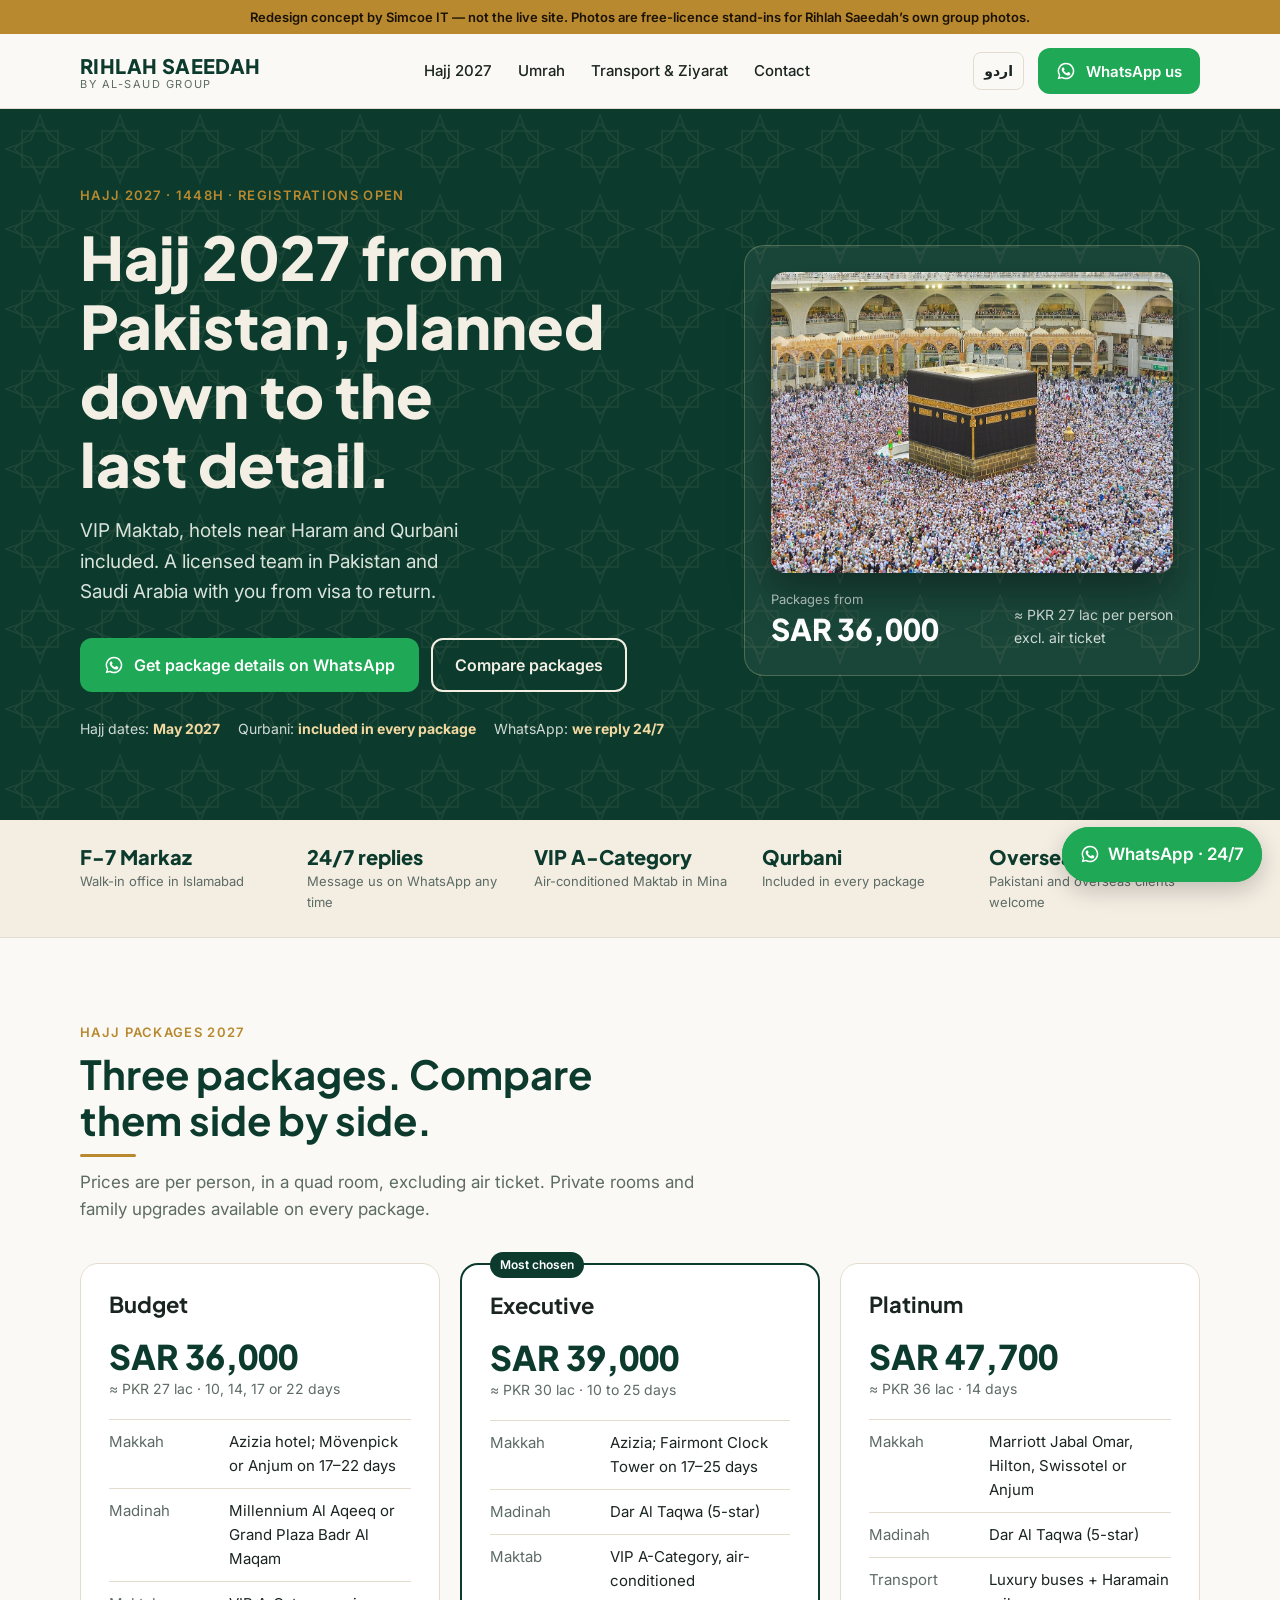
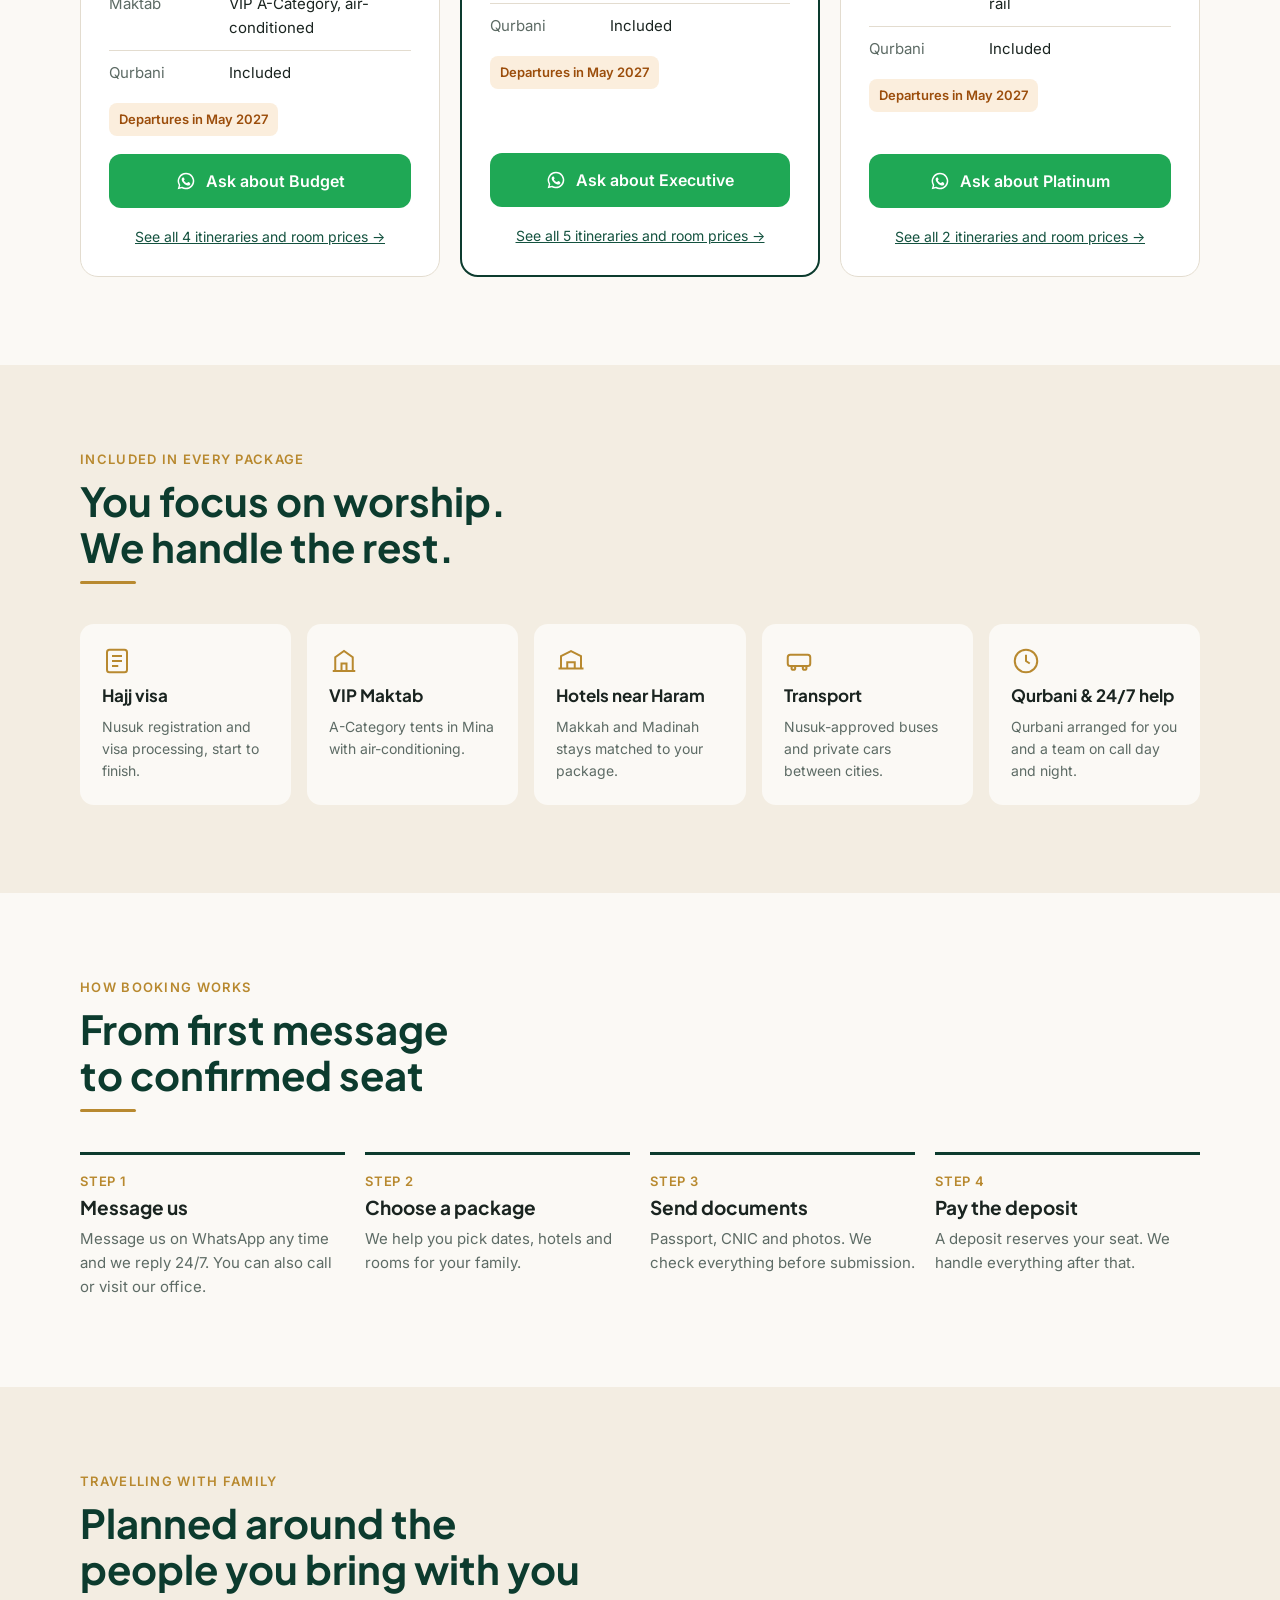
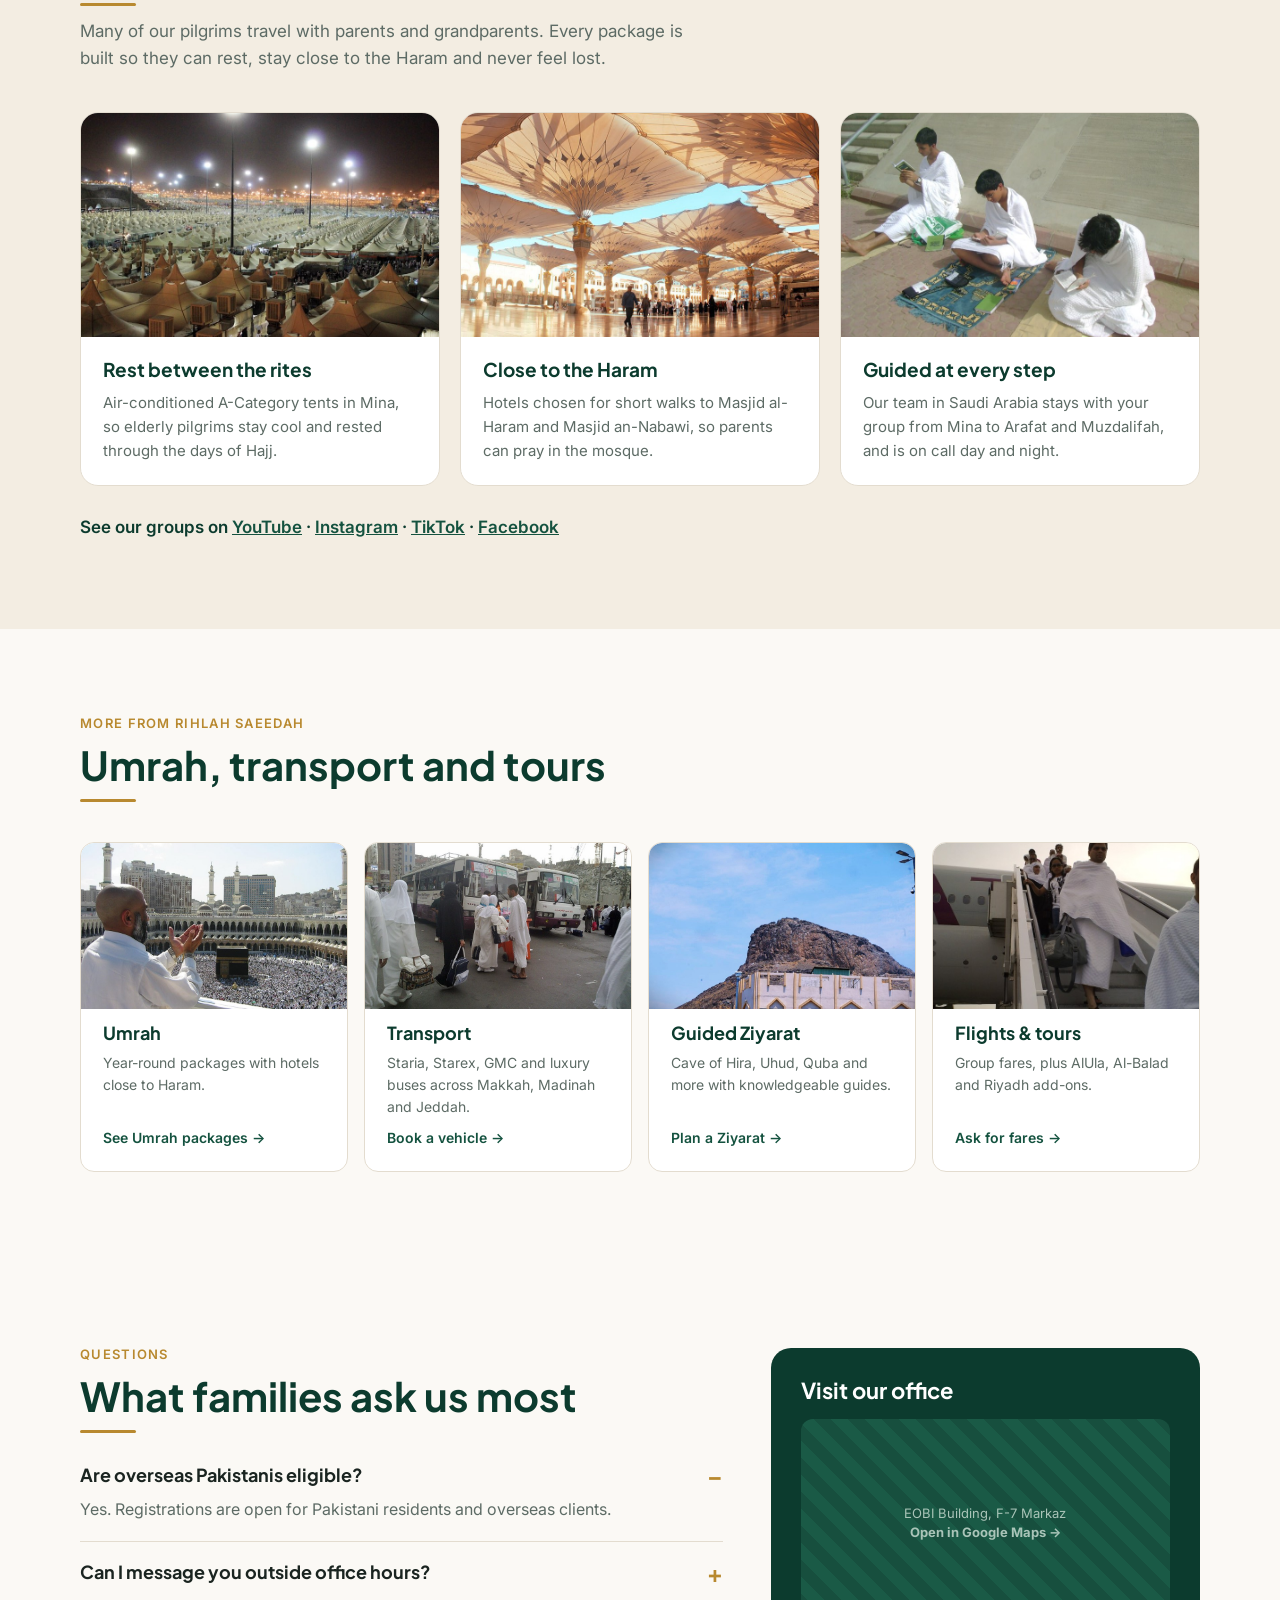
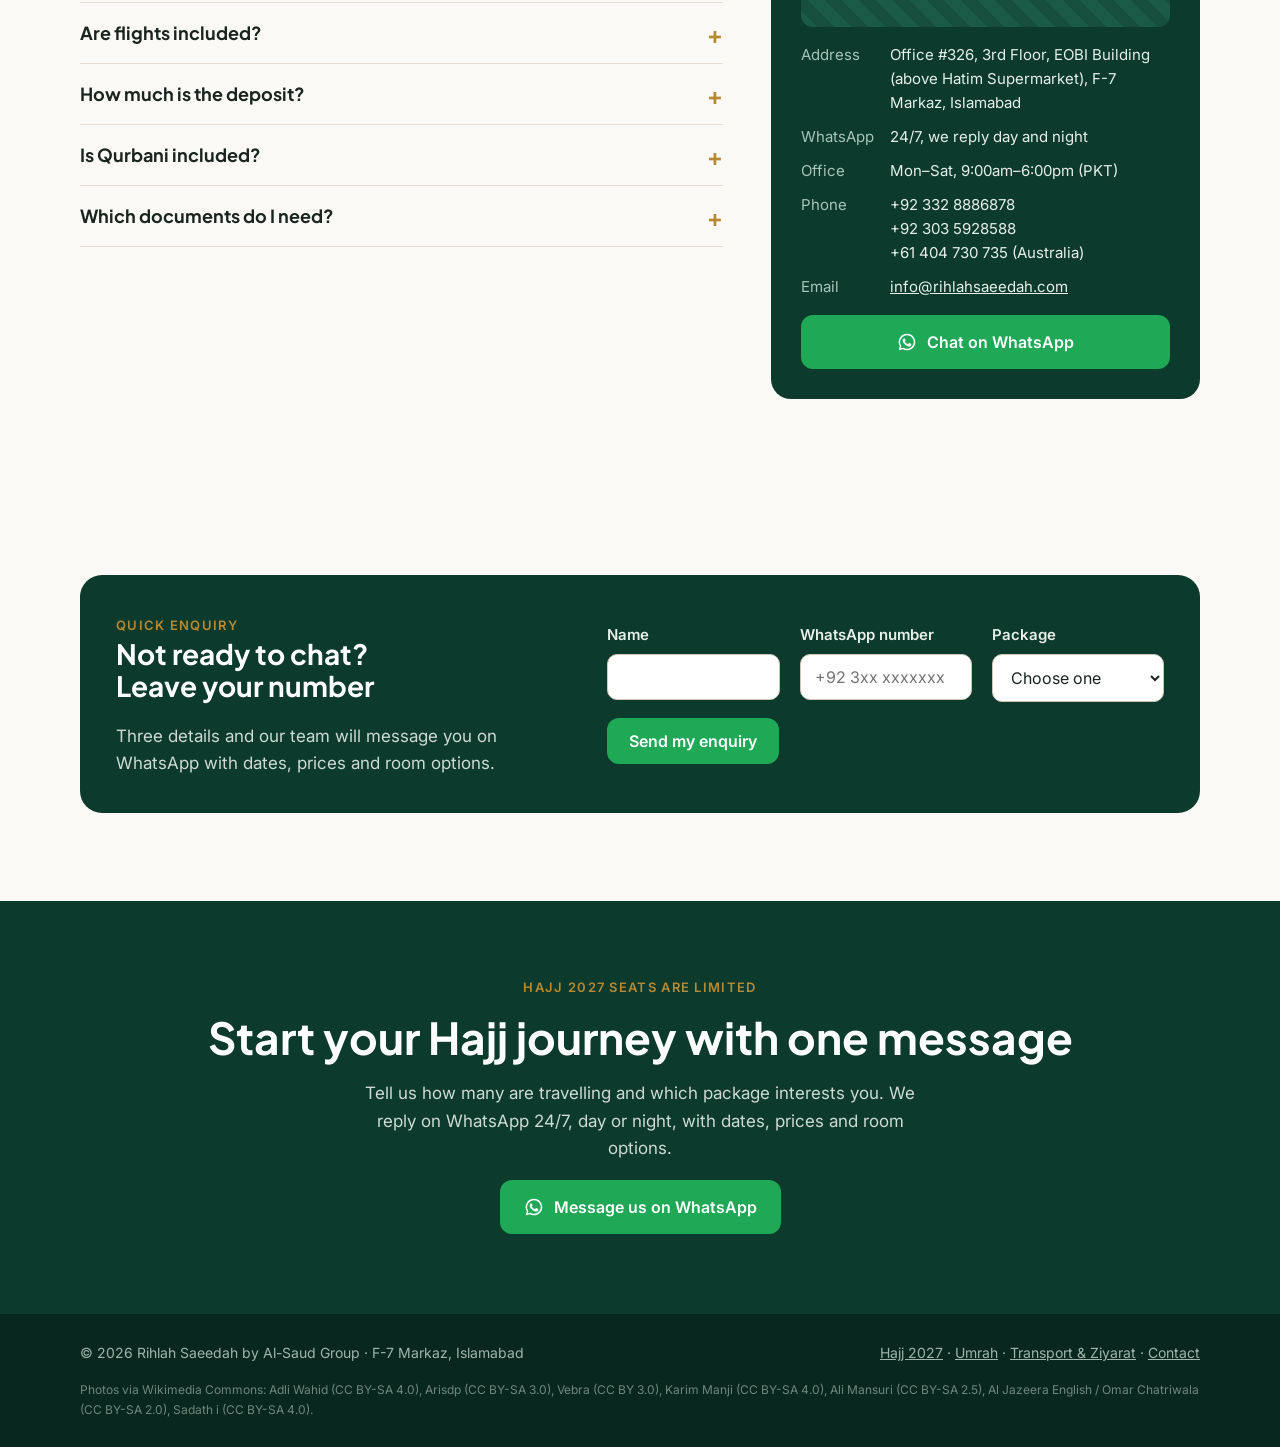
<file: index.html>
<!doctype html>
<html lang="en">
<meta charset="utf-8">
<meta name="viewport" content="width=device-width,initial-scale=1,viewport-fit=cover">
<title>Rihlah Saeedah Redesign Concept</title>
<meta name="description" content="Hajj 2027 packages from Pakistan, from SAR 36,000. VIP A-Category Maktab, hotels near Haram and Qurbani included. Office in F-7 Markaz, Islamabad.">
<meta property="og:title" content="Hajj Packages 2027 from Pakistan | Rihlah Saeedah">
<meta property="og:description" content="VIP Maktab, hotels near Haram and Qurbani included. Packages from SAR 36,000.">
<meta property="og:image" content="img/kaaba-hajj.jpg">
<link rel="preconnect" href="https://fonts.googleapis.com">
<link rel="stylesheet" href="https://fonts.googleapis.com/css2?family=Plus+Jakarta+Sans:wght@500;700;800&family=Inter:wght@400;500;600&display=swap">
<link rel="stylesheet" href="styles.css">
<link rel="stylesheet" href="anim.css">
<script>(function(d){if(!(window.matchMedia&&matchMedia("(prefers-reduced-motion: reduce)").matches)){d.classList.add("anim");setTimeout(function(){if(!window.__animReady)d.classList.remove("anim")},2500)}})(document.documentElement)</script>
<script src="anim.js" defer></script>
<script src="menu.js" defer></script>
<meta name="robots" content="noindex, nofollow">
<!-- Visit tracking: Microsoft Clarity. Project zhpdzmc0x0. -->
<script>
(function(c,l,a,r,i,t,y){c[a]=c[a]||function(){(c[a].q=c[a].q||[]).push(arguments)};t=l.createElement(r);t.async=1;t.src="https://www.clarity.ms/tag/"+i;y=l.getElementsByTagName(r)[0];y.parentNode.insertBefore(t,y);})(window,document,"clarity","script","zhpdzmc0x0");
(function(){var k="demo_visitor",v=new URLSearchParams(location.search).get("v");try{if(v)sessionStorage.setItem(k,v);v=v||sessionStorage.getItem(k);}catch(e){}if(v)clarity("set","visitor",v);})();
</script>

<svg width="0" height="0" style="position:absolute" aria-hidden="true"><symbol id="wa" viewBox="0 0 24 24"><path fill="currentColor" d="M12 2a10 10 0 0 0-8.6 15.1L2 22l5-1.3A10 10 0 1 0 12 2zm0 18.2c-1.5 0-3-.4-4.3-1.2l-.3-.2-3 .8.8-2.9-.2-.3A8.2 8.2 0 1 1 12 20.2zm4.5-6.1c-.2-.1-1.5-.7-1.7-.8-.2-.1-.4-.1-.6.1l-.8 1c-.1.2-.3.2-.5.1a6.7 6.7 0 0 1-3.3-2.9c-.3-.4.2-.4.7-1.3.1-.2 0-.3 0-.4l-.8-1.8c-.2-.5-.4-.4-.6-.4h-.5c-.2 0-.4.1-.7.3-.2.3-.9.9-.9 2.2s.9 2.5 1 2.7c.1.2 1.8 2.8 4.4 3.9 1.6.7 2.3.8 3.1.6.5-.1 1.5-.6 1.7-1.2.2-.6.2-1.1.2-1.2-.1-.1-.3-.2-.5-.3z"/></symbol></svg>

<div class="concept">Redesign concept by Simcoe IT — not the live site. Photos are free-licence stand-ins for Rihlah Saeedah’s own group photos.</div>

<header class="top">
  <div class="in">
    <a class="brand" href="index.html"><b>RIHLAH SAEEDAH</b><span>by Al-Saud Group</span></a>
    <nav class="main" aria-label="Main">
      <a href="index.html#packages">Hajj 2027</a><a href="umrah.html">Umrah</a><a href="transport.html">Transport &amp; Ziyarat</a><a href="contact.html">Contact</a>
    </nav>
    <div class="hdr-actions">
      <a class="lang" href="ur/index.html" lang="ur" hreflang="ur">اردو</a>
      <a class="btn btn-wa" target="_blank" rel="noopener" href="https://wa.me/923328886878?text=Assalam%20o%20Alaikum%2C%20I%20would%20like%20details%20of%20your%20Hajj%202027%20packages."><svg class="wa-ico"><use href="#wa"/></svg>WhatsApp us</a>
    </div>
  </div>
</header>

<section class="hero">
  <div class="in">
    <div>
      <span class="eyebrow">Hajj 2027 · 1448H · Registrations open</span>
      <h1>Hajj 2027 from Pakistan, planned down to the last detail.</h1>
      <p class="lead">VIP Maktab, hotels near Haram and Qurbani included. A licensed team in Pakistan and Saudi Arabia with you from visa to return.</p>
      <div class="ctas">
        <a class="btn btn-wa" target="_blank" rel="noopener" href="https://wa.me/923328886878?text=Assalam%20o%20Alaikum%2C%20I%20would%20like%20details%20of%20your%20Hajj%202027%20packages."><svg class="wa-ico"><use href="#wa"/></svg>Get package details on WhatsApp</a>
        <a class="btn btn-ghost" href="#packages">Compare packages</a>
      </div>
      <div class="deadline"><span>Hajj dates: <b>May 2027</b></span><span>Qurbani: <b>included in every package</b></span><span>WhatsApp: <b>we reply 24/7</b></span></div>
    </div>
    <div class="hero-card">
      <img class="photo" src="img/kaaba-hajj.jpg" width="1200" height="900" alt="Pilgrims performing tawaf around the Kaaba at Masjid al-Haram during Hajj">
      <div class="from"><div><small>Packages from</small><strong>SAR 36,000</strong></div><em>≈ PKR 27 lac per person<br>excl. air ticket</em></div>
    </div>
  </div>
</section>

<div class="trust">
  <div class="in">
    <div><b>F-7 Markaz</b><span>Walk-in office in Islamabad</span></div>
    <div><b>24/7 replies</b><span>Message us on WhatsApp any time</span></div>
    <div><b>VIP A-Category</b><span>Air-conditioned Maktab in Mina</span></div>
    <div><b>Qurbani</b><span>Included in every package</span></div>
    <div><b>Overseas</b><span>Pakistani and overseas clients welcome</span></div>
  </div>
</div>

<section class="band" id="packages">
  <div class="in">
    <div class="head">
      <span class="eyebrow">Hajj packages 2027</span>
      <h2>Three packages. Compare them side by side.</h2>
      <p>Prices are per person, in a quad room, excluding air ticket. Private rooms and family upgrades available on every package.</p>
    </div>
    <div class="tiers">
      <article class="tier">
        <h3>Budget</h3>
        <div class="price"><b>SAR 36,000</b><span>≈ PKR 27 lac · 10, 14, 17 or 22 days</span></div>
        <ul>
          <li><i>Makkah</i>Azizia hotel; Mövenpick or Anjum on 17–22 days</li>
          <li><i>Madinah</i>Millennium Al Aqeeq or Grand Plaza Badr Al Maqam</li>
          <li><i>Maktab</i>VIP A-Category, air-conditioned</li>
          <li><i>Qurbani</i>Included</li>
        </ul>
        <span class="seats">Departures in May 2027</span>
        <a class="btn btn-wa" target="_blank" rel="noopener" href="https://wa.me/923328886878?text=Assalam%20o%20Alaikum%2C%20I%20would%20like%20details%20of%20the%20Hajj%202027%20Budget%20package."><svg class="wa-ico"><use href="#wa"/></svg>Ask about Budget</a>
        <a class="more" href="hajj-budget.html">See all 4 itineraries and room prices →</a>
      </article>
      <article class="tier feat">
        <h3>Executive</h3>
        <div class="price"><b>SAR 39,000</b><span>≈ PKR 30 lac · 10 to 25 days</span></div>
        <ul>
          <li><i>Makkah</i>Azizia; Fairmont Clock Tower on 17–25 days</li>
          <li><i>Madinah</i>Dar Al Taqwa (5-star)</li>
          <li><i>Maktab</i>VIP A-Category, air-conditioned</li>
          <li><i>Qurbani</i>Included</li>
        </ul>
        <span class="seats">Departures in May 2027</span>
        <a class="btn btn-wa" target="_blank" rel="noopener" href="https://wa.me/923328886878?text=Assalam%20o%20Alaikum%2C%20I%20would%20like%20details%20of%20the%20Hajj%202027%20Executive%20package."><svg class="wa-ico"><use href="#wa"/></svg>Ask about Executive</a>
        <a class="more" href="hajj-executive.html">See all 5 itineraries and room prices →</a>
      </article>
      <article class="tier">
        <h3>Platinum</h3>
        <div class="price"><b>SAR 47,800</b><span>≈ PKR 36 lac · 14 days</span></div>
        <ul>
          <li><i>Makkah</i>Marriott Jabal Omar, Hilton, Swissotel or Anjum</li>
          <li><i>Madinah</i>Dar Al Taqwa (5-star)</li>
          <li><i>Transport</i>Luxury buses + Haramain rail</li>
          <li><i>Qurbani</i>Included</li>
        </ul>
        <span class="seats">Departures in May 2027</span>
        <a class="btn btn-wa" target="_blank" rel="noopener" href="https://wa.me/923328886878?text=Assalam%20o%20Alaikum%2C%20I%20would%20like%20details%20of%20the%20Hajj%202027%20Platinum%20package."><svg class="wa-ico"><use href="#wa"/></svg>Ask about Platinum</a>
        <a class="more" href="hajj-platinum.html">See all 2 itineraries and room prices →</a>
      </article>
    </div>
  </div>
</section>

<section class="band included">
  <div class="in">
    <div class="head"><span class="eyebrow">Included in every package</span><h2>You focus on worship. We handle the rest.</h2></div>
    <div class="inc-grid">
      <div class="inc"><svg viewBox="0 0 24 24" fill="none" stroke="currentColor" stroke-width="1.6"><rect x="4" y="3" width="16" height="18" rx="2"/><path d="M8 8h8M8 12h8M8 16h5"/></svg><h3>Hajj visa</h3><p>Nusuk registration and visa processing, start to finish.</p></div>
      <div class="inc"><svg viewBox="0 0 24 24" fill="none" stroke="currentColor" stroke-width="1.6"><path d="M3 20h18M5 20V9l7-5 7 5v11M10 20v-6h4v6"/></svg><h3>VIP Maktab</h3><p>A-Category tents in Mina with air-conditioning.</p></div>
      <div class="inc"><svg viewBox="0 0 24 24" fill="none" stroke="currentColor" stroke-width="1.6"><path d="M4 18V8l8-4 8 4v10M2 18h20M9 18v-5h6v5"/></svg><h3>Hotels near Haram</h3><p>Makkah and Madinah stays matched to your package.</p></div>
      <div class="inc"><svg viewBox="0 0 24 24" fill="none" stroke="currentColor" stroke-width="1.6"><rect x="3" y="7" width="18" height="9" rx="2"/><circle cx="7.5" cy="17.5" r="1.5"/><circle cx="16.5" cy="17.5" r="1.5"/></svg><h3>Transport</h3><p>Nusuk-approved buses and private cars between cities.</p></div>
      <div class="inc"><svg viewBox="0 0 24 24" fill="none" stroke="currentColor" stroke-width="1.6"><circle cx="12" cy="12" r="9"/><path d="M12 7v5l3 2"/></svg><h3>Qurbani &amp; 24/7 help</h3><p>Qurbani arranged for you and a team on call day and night.</p></div>
    </div>
  </div>
</section>

<section class="band">
  <div class="in">
    <div class="head"><span class="eyebrow">How booking works</span><h2>From first message to confirmed seat</h2></div>
    <div class="steps">
      <div class="step"><h3>Message us</h3><p>Message us on WhatsApp any time and we reply 24/7. You can also call or visit our office.</p></div>
      <div class="step"><h3>Choose a package</h3><p>We help you pick dates, hotels and rooms for your family.</p></div>
      <div class="step"><h3>Send documents</h3><p>Passport, CNIC and photos. We check everything before submission.</p></div>
      <div class="step"><h3>Pay the deposit</h3><p>A deposit reserves your seat. We handle everything after that.</p></div>
    </div>
  </div>
</section>

<section class="band" id="reviews" style="background:var(--sand)">
  <div class="in">
    <div class="head"><span class="eyebrow">Travelling with family</span><h2>Planned around the people you bring with you</h2><p>Many of our pilgrims travel with parents and grandparents. Every package is built so they can rest, stay close to the Haram and never feel lost.</p></div>
    <div class="reviews">
      <article class="review"><img class="photo" src="img/mina.jpg" alt="Air-conditioned tents in Mina lit up at night" loading="lazy"><div class="t"><h3>Rest between the rites</h3><p>Air-conditioned A-Category tents in Mina, so elderly pilgrims stay cool and rested through the days of Hajj.</p></div></article>
      <article class="review"><img class="photo" src="img/nabawi.jpg" alt="Courtyard umbrellas at Masjid an-Nabawi, Madinah" loading="lazy"><div class="t"><h3>Close to the Haram</h3><p>Hotels chosen for short walks to Masjid al-Haram and Masjid an-Nabawi, so parents can pray in the mosque.</p></div></article>
      <article class="review"><img class="photo" src="img/arafat.jpg" alt="Young pilgrims in ihram reading Quran during Hajj" loading="lazy"><div class="t"><h3>Guided at every step</h3><p>Our team in Saudi Arabia stays with your group from Mina to Arafat and Muzdalifah, and is on call day and night.</p></div></article>
    </div>
    <p class="social">See our groups on <a href="https://youtube.com/@rihlahsaeedah">YouTube</a> · <a href="https://www.instagram.com/rihlahsaeedah">Instagram</a> · <a href="https://www.tiktok.com/@rihlah.saeedah">TikTok</a> · <a href="https://www.facebook.com/share/1G5WiChnpU/">Facebook</a></p>
  </div>
</section>

<section class="band" id="services">
  <div class="in">
    <div class="head"><span class="eyebrow">More from Rihlah Saeedah</span><h2>Umrah, transport and tours</h2></div>
    <div class="svc">
      <a href="umrah.html"><img src="img/supplicating.jpg" alt="Pilgrim making dua overlooking the Kaaba" loading="lazy"><h3>Umrah</h3><p>Year-round packages with hotels close to Haram.</p><span>See Umrah packages →</span></a>
      <a href="transport.html#vehicles"><img src="img/buses.jpg" alt="Pilgrims boarding buses in Makkah" loading="lazy"><h3>Transport</h3><p>Staria, Starex, GMC and luxury buses across Makkah, Madinah and Jeddah.</p><span>Book a vehicle →</span></a>
      <a href="transport.html#ziyarat"><img src="img/hira.jpg" alt="Jabal al-Nour, home of the Cave of Hira" loading="lazy"><h3>Guided Ziyarat</h3><p>Cave of Hira, Uhud, Quba and more with knowledgeable guides.</p><span>Plan a Ziyarat →</span></a>
      <a href="transport.html#tickets"><img src="img/jeddah.jpg" alt="Pilgrims in ihram arriving by plane in Jeddah" loading="lazy"><h3>Flights &amp; tours</h3><p>Group fares, plus AlUla, Al-Balad and Riyadh add-ons.</p><span>Ask for fares →</span></a>
    </div>
  </div>
</section>

<section class="band" id="visit">
  <div class="in two">
    <div>
      <div class="head" style="margin-bottom:12px"><span class="eyebrow">Questions</span><h2>What families ask us most</h2></div>
      <details open><summary>Are overseas Pakistanis eligible?</summary><p>Yes. Registrations are open for Pakistani residents and overseas clients.</p></details>
      <details><summary>Can I message you outside office hours?</summary><p>Yes. Message us on WhatsApp any time, including nights, Sundays and holidays, and we reply 24/7. Our office in F-7 Markaz is open Mon–Sat, 9am–6pm.</p></details>
      <details><summary>Are flights included?</summary><p>Package prices exclude air tickets. We book group fares for you and confirm them separately.</p></details>
      <details><summary>How much is the deposit?</summary><p>A non-refundable deposit secures your booking. We confirm the exact amount and balance schedule for your package when you book.</p></details>
      <details><summary>Is Qurbani included?</summary><p>Yes, Qurbani is included in every package.</p></details>
      <details><summary>Which documents do I need?</summary><p>A machine-readable passport valid until 15 December 2027, CNIC or NICOP, your full address and contact details, next of kin’s CNIC and contact details, 4 photos (4x3 cm) and your blood group.</p></details>
    </div>
    <aside class="visit">
      <h3>Visit our office</h3>
      <a class="map" href="https://www.google.com/maps/search/?api=1&query=EOBI%20Building%2C%20F-7%20Markaz%2C%20Islamabad" target="_blank" rel="noopener"><span>EOBI Building, F-7 Markaz<br><b>Open in Google Maps →</b></span></a>
      <dl>
        <dt>Address</dt><dd>Office #326, 3rd Floor, EOBI Building (above Hatim Supermarket), F-7 Markaz, Islamabad</dd>
        <dt>WhatsApp</dt><dd>24/7, we reply day and night</dd><dt>Office</dt><dd>Mon–Sat, 9:00am–6:00pm (PKT)</dd>
        <dt>Phone</dt><dd>+92 332 8886878<br>+92 303 5928588<br>+61 404 730 735 (Australia)</dd>
        <dt>Email</dt><dd><a href="mailto:info@rihlahsaeedah.com">info@rihlahsaeedah.com</a></dd>
      </dl>
      <a class="btn btn-wa" target="_blank" rel="noopener" href="https://wa.me/923328886878?text=Assalam%20o%20Alaikum%2C%20I%20would%20like%20details%20of%20your%20Hajj%202027%20packages." style="justify-content:center"><svg class="wa-ico"><use href="#wa"/></svg>Chat on WhatsApp</a>
    </aside>
  </div>
</section>

<section class="band" id="enquire">
  <div class="in"><div class="quick">
    <div><span class="eyebrow">Quick enquiry</span><h2>Not ready to chat? Leave your number</h2><p>Three details and our team will message you on WhatsApp with dates, prices and room options.</p></div>
    <div>
      <form class="enquiry" novalidate>
        <div class="fields">
          <label for="q-name">Name<input id="q-name" name="name" autocomplete="name" required></label>
          <label for="q-phone">WhatsApp number<input id="q-phone" name="phone" type="tel" inputmode="tel" placeholder="+92 3xx xxxxxxx" autocomplete="tel" required></label>
          <label for="q-pkg">Package<select id="q-pkg" name="package" required><option value="">Choose one</option><option>Budget</option><option>Executive</option><option>Platinum</option><option>Umrah</option><option>Not sure yet</option></select></label>
        </div>
        <button class="btn btn-wa" type="submit">Send my enquiry</button>
      </form>
      <div class="sent" hidden role="status"><h2>Thank you, <span class="who">there</span></h2><p>Your enquiry has reached our team. We will message you on WhatsApp soon.</p></div>
    </div>
  </div></div>
</section>

<section class="final">
  <div class="in">
    <span class="eyebrow">Hajj 2027 seats are limited</span>
    <h2>Start your Hajj journey with one message</h2>
    <p>Tell us how many are travelling and which package interests you. We reply on WhatsApp 24/7, day or night, with dates, prices and room options.</p>
    <a class="btn btn-wa" target="_blank" rel="noopener" href="https://wa.me/923328886878?text=Assalam%20o%20Alaikum%2C%20I%20would%20like%20details%20of%20your%20Hajj%202027%20packages."><svg class="wa-ico"><use href="#wa"/></svg>Message us on WhatsApp</a>
  </div>
</section>

<footer><div class="in"><span>© 2026 Rihlah Saeedah by Al-Saud Group · F-7 Markaz, Islamabad</span><span><a href="index.html#packages">Hajj 2027</a> · <a href="umrah.html">Umrah</a> · <a href="transport.html">Transport &amp; Ziyarat</a> · <a href="contact.html">Contact</a></span><span class="credits">Photos via Wikimedia Commons: Adli Wahid (CC BY-SA 4.0), Arisdp (CC BY-SA 3.0), Vebra (CC BY 3.0), Karim Manji (CC BY-SA 4.0), Ali Mansuri (CC BY-SA 2.5), Al Jazeera English / Omar Chatriwala (CC BY-SA 2.0), Sadath i (CC BY-SA 4.0).</span></div></footer>

<a class="float-wa" target="_blank" rel="noopener" href="https://wa.me/923328886878?text=Assalam%20o%20Alaikum%2C%20I%20would%20like%20details%20of%20your%20Hajj%202027%20packages." aria-label="WhatsApp us, we reply 24/7"><svg class="wa-ico"><use href="#wa"/></svg><span>WhatsApp · 24/7</span></a>
<script>
document.querySelectorAll('form.enquiry').forEach(function(f){f.addEventListener('submit',function(ev){ev.preventDefault();if(!f.reportValidity())return;var n=(f.querySelector('[name=name]')||{}).value||'';f.hidden=true;var ok=f.parentNode.querySelector('.sent');ok.hidden=false;var nm=ok.querySelector('.who');if(nm)nm.textContent=n.split(' ')[0]||'there';});});
</script>
</file>
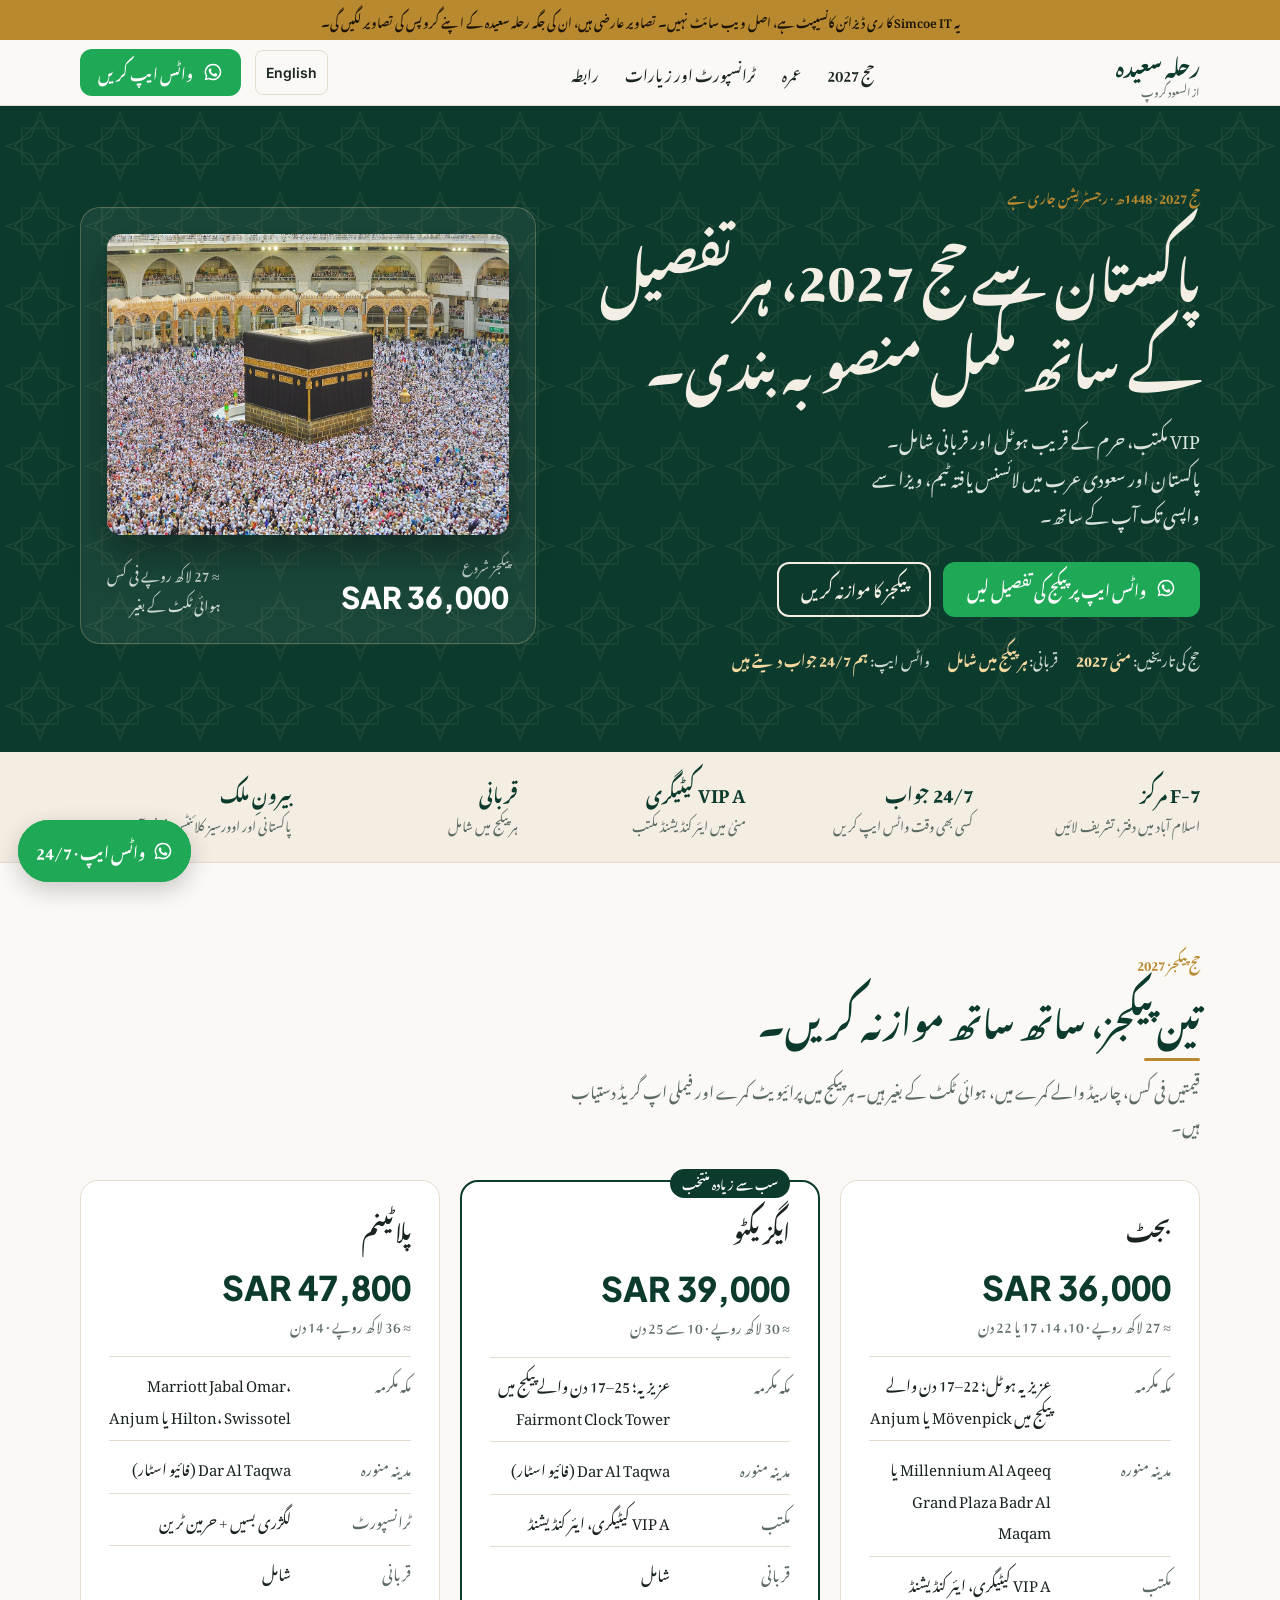
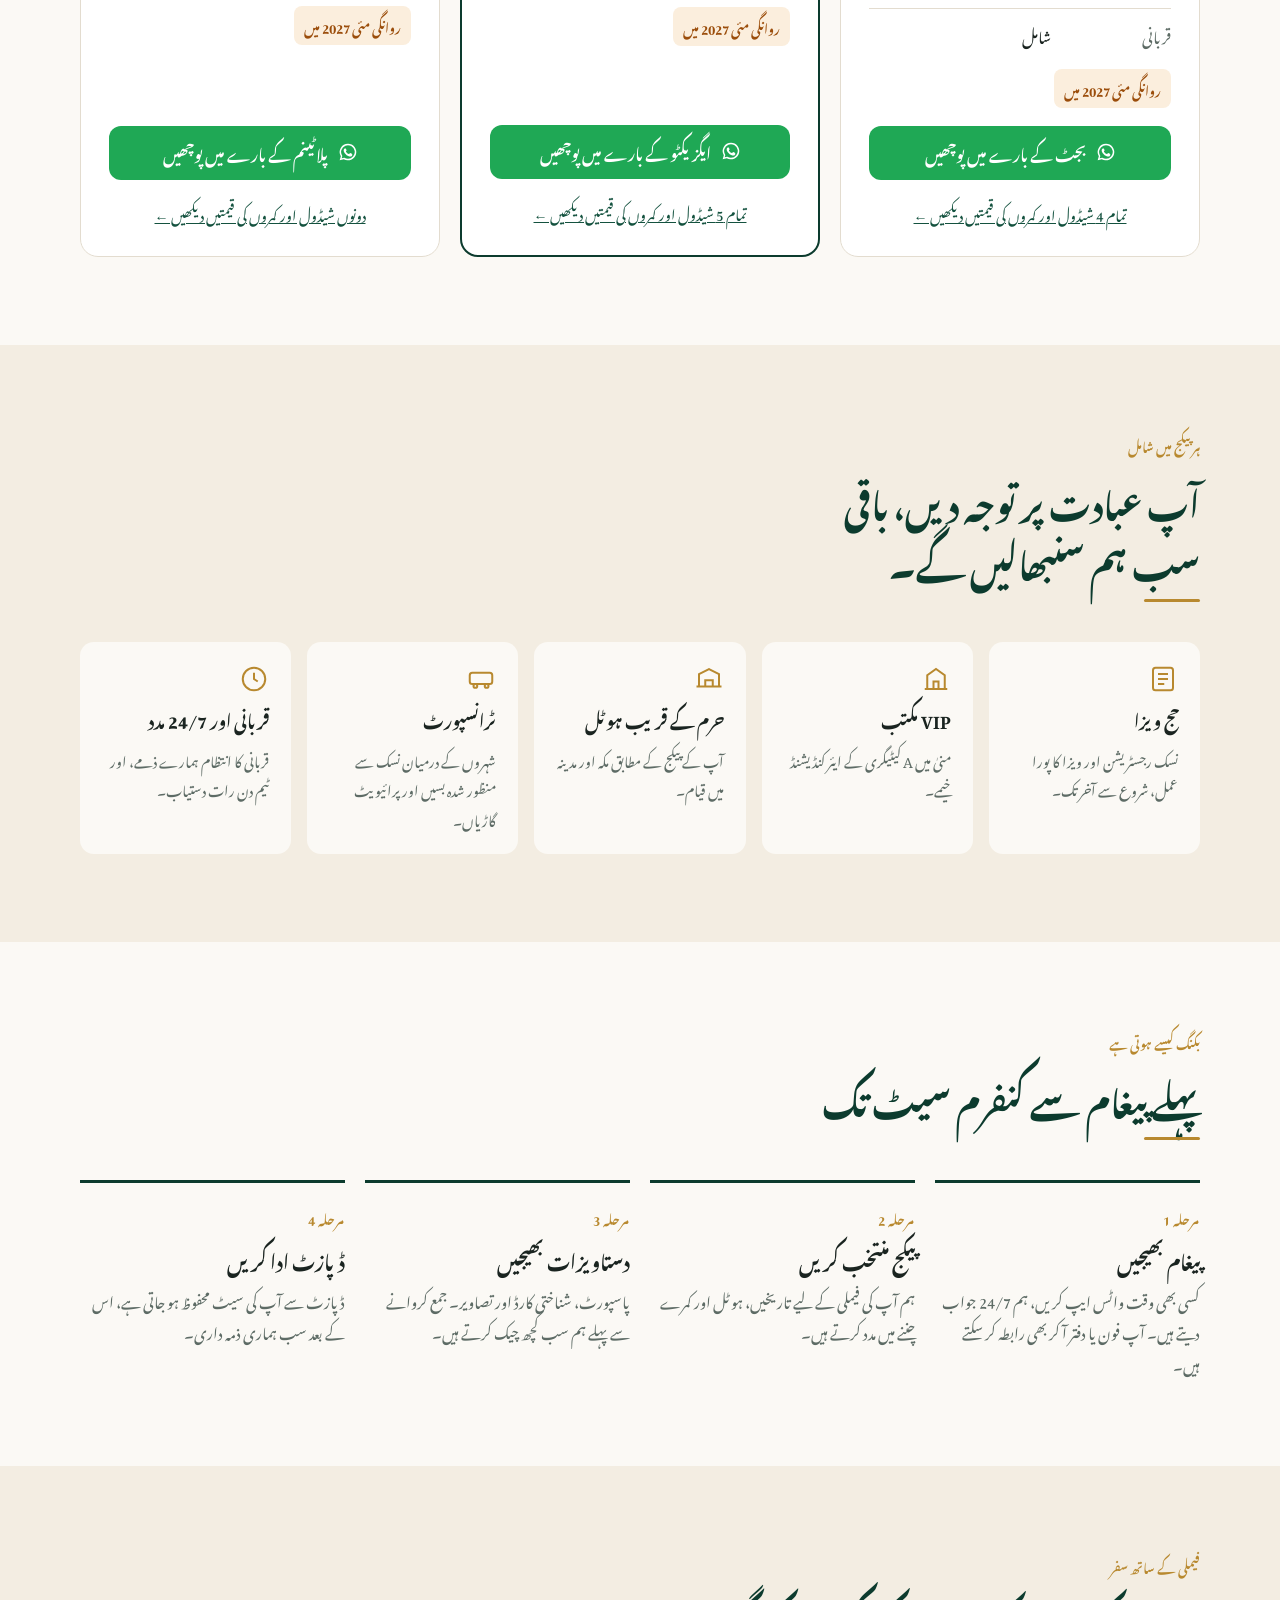
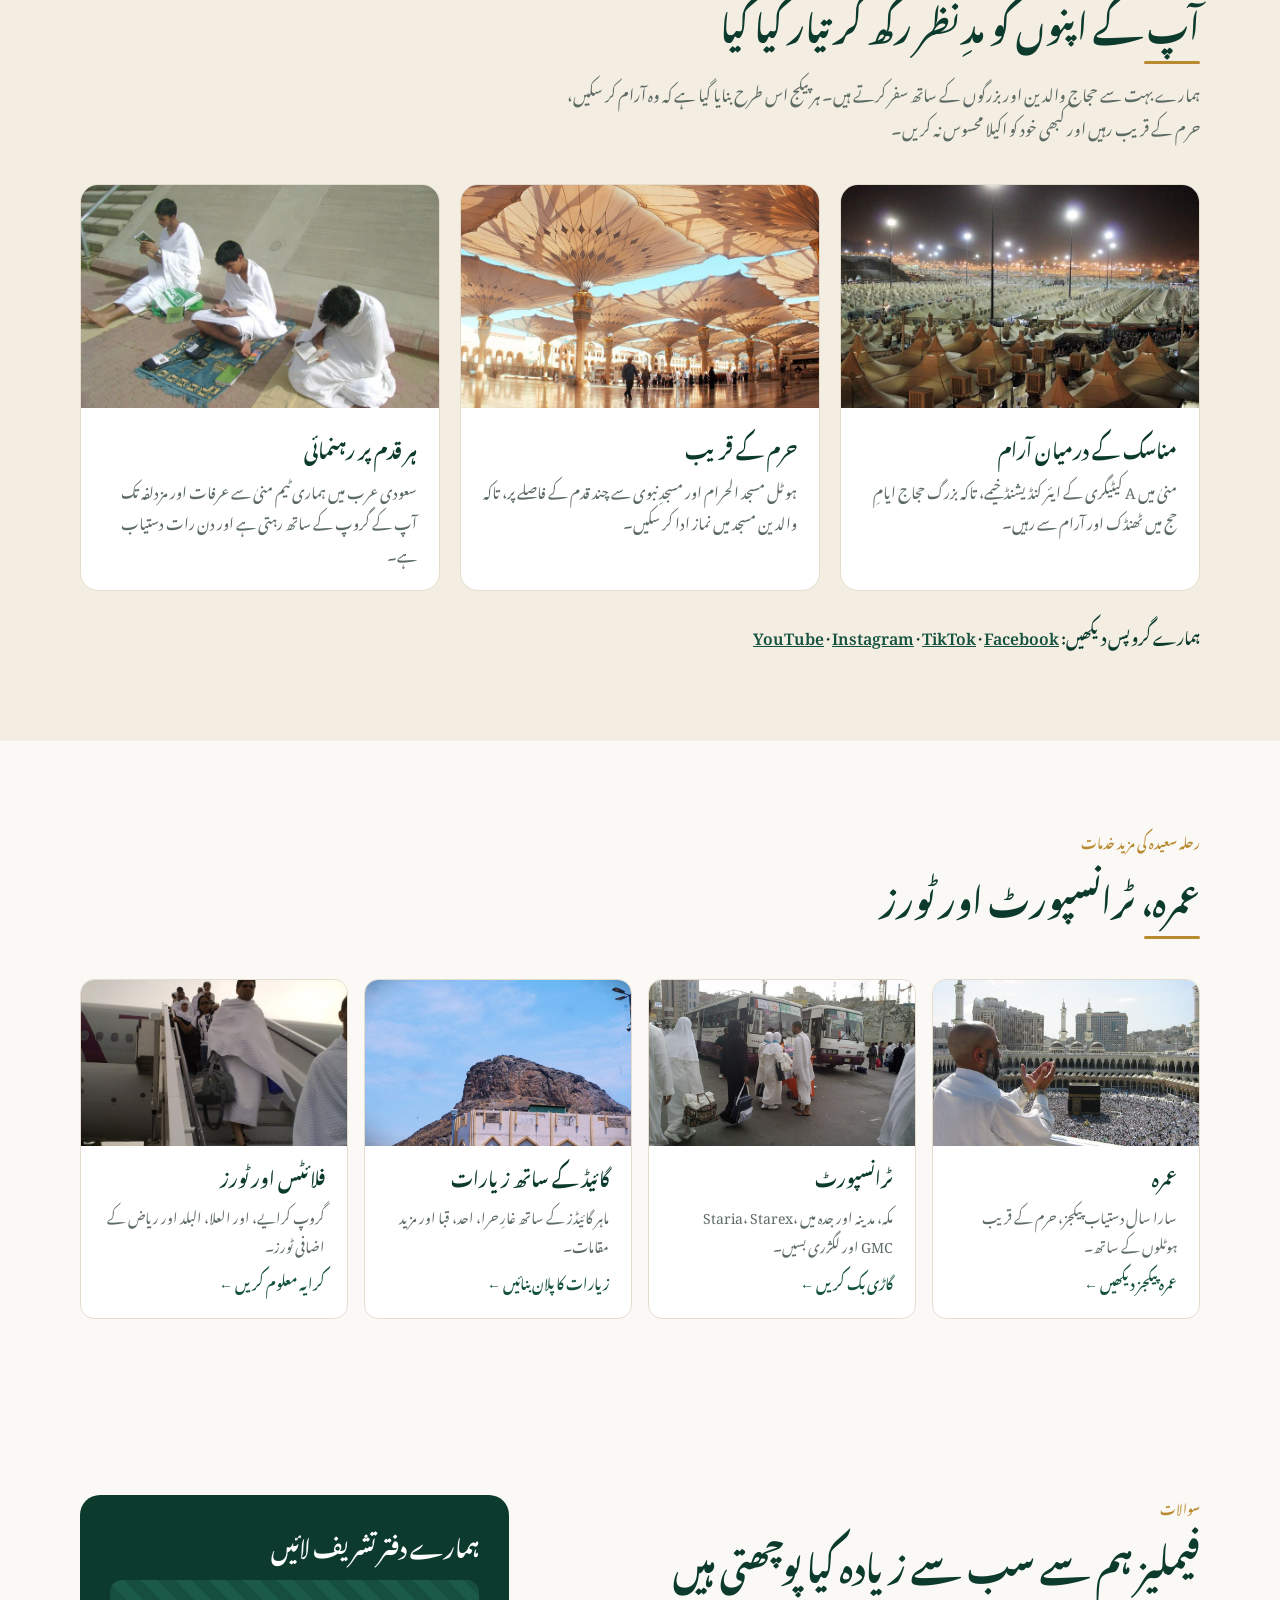
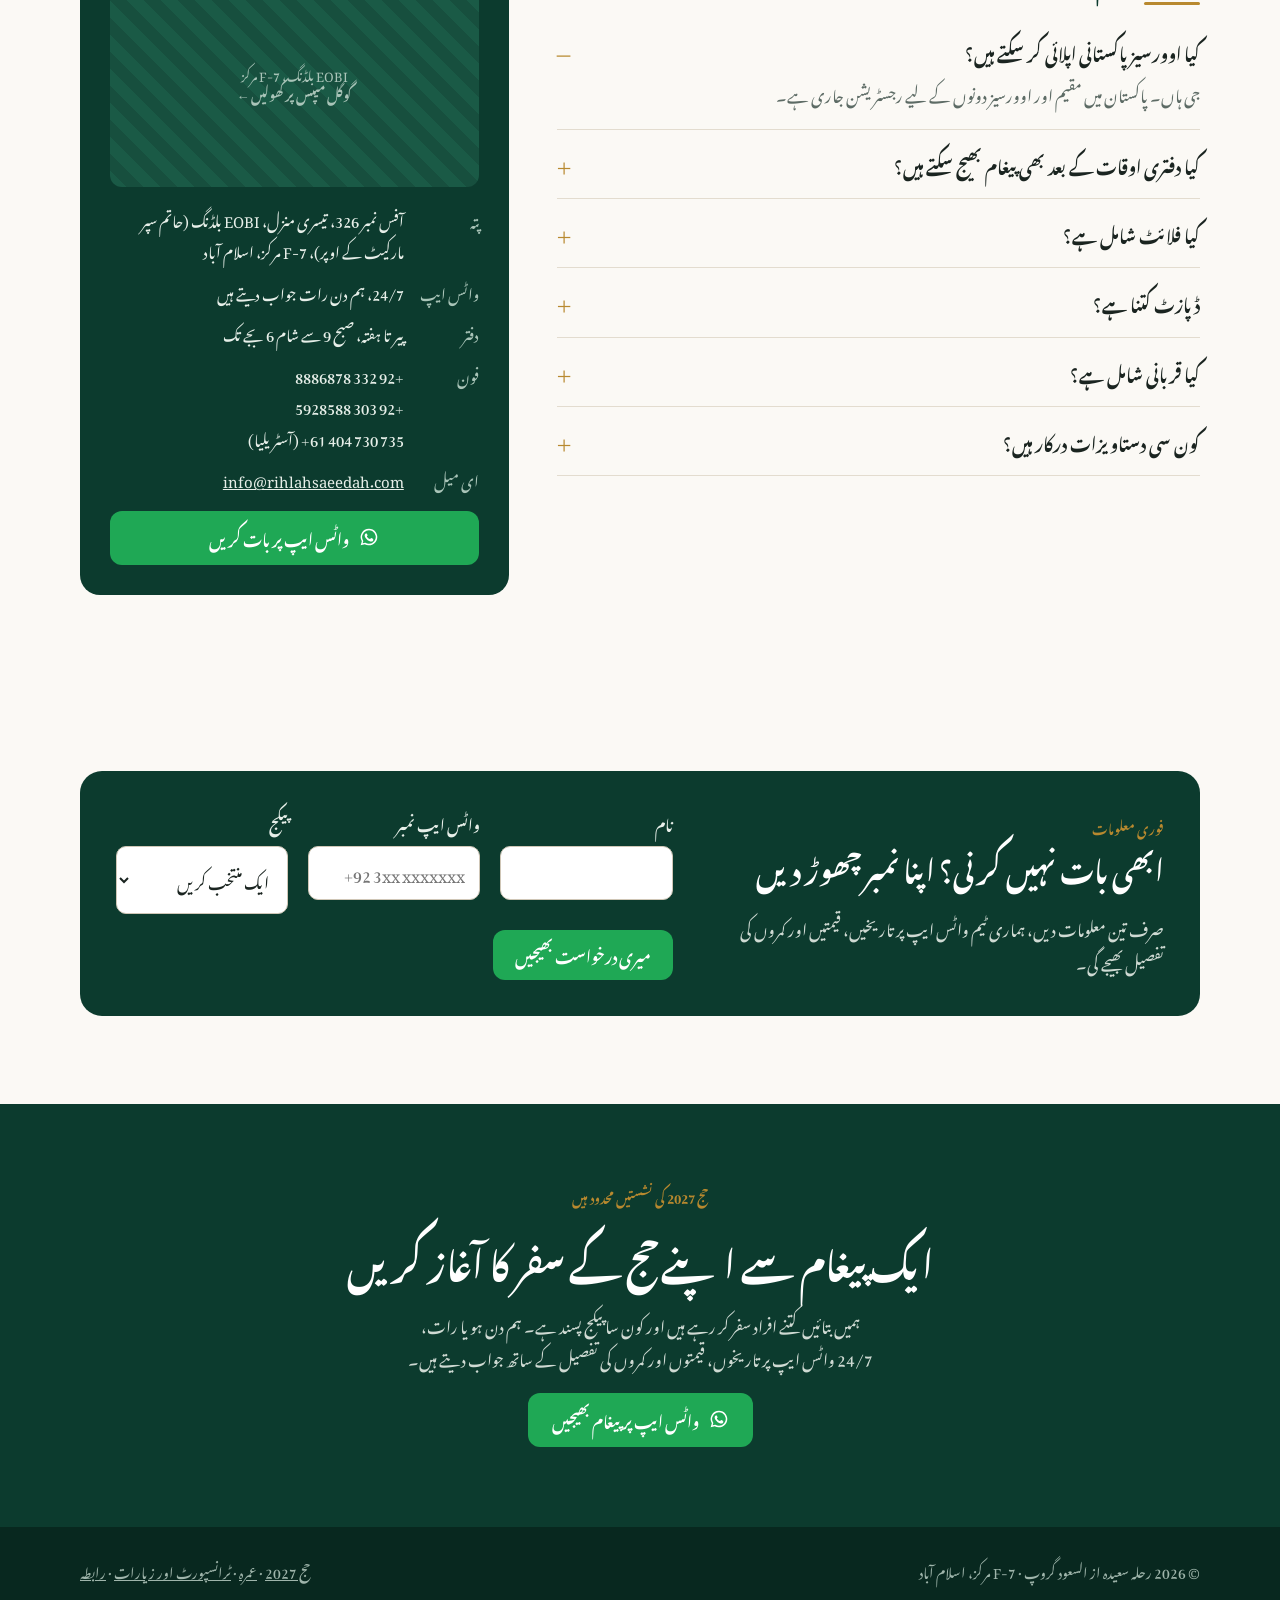
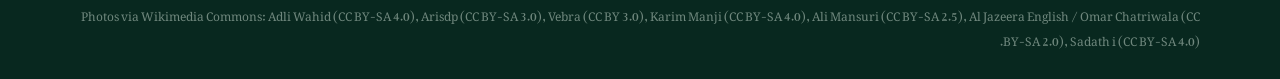
<file: ur/index.html>
<!doctype html>
<html lang="ur" dir="rtl">
<meta charset="utf-8">
<meta name="viewport" content="width=device-width,initial-scale=1,viewport-fit=cover">
<title>رحلہ سعیدہ — ری ڈیزائن کانسیپٹ</title>
<meta name="description" content="پاکستان سے حج 2027 پیکجز، 36,000 ریال سے شروع۔ VIP A کیٹیگری مکتب، حرم کے قریب ہوٹل اور قربانی شامل۔ دفتر F-7 مرکز، اسلام آباد۔">
<meta property="og:title" content="پاکستان سے حج پیکجز 2027 | رحلہ سعیدہ">
<meta property="og:description" content="VIP مکتب، حرم کے قریب ہوٹل اور قربانی شامل۔ پیکجز 36,000 ریال سے شروع۔">
<meta property="og:image" content="../img/kaaba-hajj.jpg">
<link rel="preconnect" href="https://fonts.googleapis.com">
<link rel="stylesheet" href="https://fonts.googleapis.com/css2?family=Plus+Jakarta+Sans:wght@500;700;800&family=Inter:wght@400;500;600&display=swap">
<link rel="stylesheet" href="../styles.css">
<link rel="stylesheet" href="../anim.css">
<link rel="stylesheet" href="https://fonts.googleapis.com/css2?family=Noto+Nastaliq+Urdu:wght@400;600;700&display=swap">
<link rel="stylesheet" href="../ur.css">
<script>(function(d){if(!(window.matchMedia&&matchMedia("(prefers-reduced-motion: reduce)").matches)){d.classList.add("anim");setTimeout(function(){if(!window.__animReady)d.classList.remove("anim")},2500)}})(document.documentElement)</script>
<script src="../anim.js" defer></script>
<script src="../menu.js" defer></script>
<meta name="robots" content="noindex, nofollow">
<!-- Visit tracking: Microsoft Clarity. Project zhpdzmc0x0. -->
<script>
(function(c,l,a,r,i,t,y){c[a]=c[a]||function(){(c[a].q=c[a].q||[]).push(arguments)};t=l.createElement(r);t.async=1;t.src="https://www.clarity.ms/tag/"+i;y=l.getElementsByTagName(r)[0];y.parentNode.insertBefore(t,y);})(window,document,"clarity","script","zhpdzmc0x0");
(function(){var k="demo_visitor",v=new URLSearchParams(location.search).get("v");try{if(v)sessionStorage.setItem(k,v);v=v||sessionStorage.getItem(k);}catch(e){}if(v)clarity("set","visitor",v);})();
</script>

<svg width="0" height="0" style="position:absolute" aria-hidden="true"><symbol id="wa" viewBox="0 0 24 24"><path fill="currentColor" d="M12 2a10 10 0 0 0-8.6 15.1L2 22l5-1.3A10 10 0 1 0 12 2zm0 18.2c-1.5 0-3-.4-4.3-1.2l-.3-.2-3 .8.8-2.9-.2-.3A8.2 8.2 0 1 1 12 20.2zm4.5-6.1c-.2-.1-1.5-.7-1.7-.8-.2-.1-.4-.1-.6.1l-.8 1c-.1.2-.3.2-.5.1a6.7 6.7 0 0 1-3.3-2.9c-.3-.4.2-.4.7-1.3.1-.2 0-.3 0-.4l-.8-1.8c-.2-.5-.4-.4-.6-.4h-.5c-.2 0-.4.1-.7.3-.2.3-.9.9-.9 2.2s.9 2.5 1 2.7c.1.2 1.8 2.8 4.4 3.9 1.6.7 2.3.8 3.1.6.5-.1 1.5-.6 1.7-1.2.2-.6.2-1.1.2-1.2-.1-.1-.3-.2-.5-.3z"/></symbol></svg>

<div class="concept">یہ Simcoe IT کا ری ڈیزائن کانسیپٹ ہے، اصل ویب سائٹ نہیں۔ تصاویر عارضی ہیں، ان کی جگہ رحلہ سعیدہ کے اپنے گروپس کی تصاویر لگیں گی۔</div>

<header class="top">
  <div class="in">
    <a class="brand" href="index.html"><b>رحلہ سعیدہ</b><span>از السعود گروپ</span></a>
    <nav class="main" aria-label="مرکزی مینو">
      <a href="index.html#packages">حج 2027</a><a href="umrah.html">عمرہ</a><a href="transport.html">ٹرانسپورٹ اور زیارات</a><a href="contact.html">رابطہ</a>
    </nav>
    <div class="hdr-actions">
      <a class="lang" href="../index.html" lang="en" hreflang="en">English</a>
      <a class="btn btn-wa" target="_blank" rel="noopener" href="https://wa.me/923328886878?text=%D8%A7%D9%84%D8%B3%D9%84%D8%A7%D9%85%20%D8%B9%D9%84%DB%8C%DA%A9%D9%85%D8%8C%20%D9%85%D8%AC%DA%BE%DB%92%20%D8%AD%D8%AC%202027%20%D9%BE%DB%8C%DA%A9%D8%AC%D8%B2%20%DA%A9%DB%8C%20%D8%AA%D9%81%D8%B5%DB%8C%D9%84%D8%A7%D8%AA%20%DA%86%D8%A7%DB%81%D8%A6%DB%8C%DA%BA%DB%94"><svg class="wa-ico"><use href="#wa"/></svg>واٹس ایپ کریں</a>
    </div>
  </div>
</header>

<section class="hero">
  <div class="in">
    <div>
      <span class="eyebrow">حج 2027 · 1448ھ · رجسٹریشن جاری ہے</span>
      <h1>پاکستان سے حج 2027، ہر تفصیل کے ساتھ مکمل منصوبہ بندی۔</h1>
      <p class="lead">VIP مکتب، حرم کے قریب ہوٹل اور قربانی شامل۔ پاکستان اور سعودی عرب میں لائسنس یافتہ ٹیم، ویزا سے واپسی تک آپ کے ساتھ۔</p>
      <div class="ctas">
        <a class="btn btn-wa" target="_blank" rel="noopener" href="https://wa.me/923328886878?text=%D8%A7%D9%84%D8%B3%D9%84%D8%A7%D9%85%20%D8%B9%D9%84%DB%8C%DA%A9%D9%85%D8%8C%20%D9%85%D8%AC%DA%BE%DB%92%20%D8%AD%D8%AC%202027%20%D9%BE%DB%8C%DA%A9%D8%AC%D8%B2%20%DA%A9%DB%8C%20%D8%AA%D9%81%D8%B5%DB%8C%D9%84%D8%A7%D8%AA%20%DA%86%D8%A7%DB%81%D8%A6%DB%8C%DA%BA%DB%94"><svg class="wa-ico"><use href="#wa"/></svg>واٹس ایپ پر پیکج کی تفصیل لیں</a>
        <a class="btn btn-ghost" href="#packages">پیکجز کا موازنہ کریں</a>
      </div>
      <div class="deadline"><span>حج کی تاریخیں: <b>مئی 2027</b></span><span>قربانی: <b>ہر پیکج میں شامل</b></span><span>واٹس ایپ: <b>ہم 24/7 جواب دیتے ہیں</b></span></div>
    </div>
    <div class="hero-card">
      <img class="photo" src="../img/kaaba-hajj.jpg" width="1200" height="900" alt="حج کے دوران مسجد الحرام میں خانہ کعبہ کا طواف کرتے حجاج">
      <div class="from"><div><small>پیکجز شروع</small><strong>SAR 36,000</strong></div><em>≈ 27 لاکھ روپے فی کس<br>ہوائی ٹکٹ کے بغیر</em></div>
    </div>
  </div>
</section>

<div class="trust">
  <div class="in">
    <div><b>F-7 مرکز</b><span>اسلام آباد میں دفتر، تشریف لائیں</span></div>
    <div><b>24/7 جواب</b><span>کسی بھی وقت واٹس ایپ کریں</span></div>
    <div><b>VIP A کیٹیگری</b><span>منیٰ میں ایئر کنڈیشنڈ مکتب</span></div>
    <div><b>قربانی</b><span>ہر پیکج میں شامل</span></div>
    <div><b>بیرونِ ملک</b><span>پاکستانی اور اوورسیز کلائنٹس خوش آمدید</span></div>
  </div>
</div>

<section class="band" id="packages">
  <div class="in">
    <div class="head">
      <span class="eyebrow">حج پیکجز 2027</span>
      <h2>تین پیکجز، ساتھ ساتھ موازنہ کریں۔</h2>
      <p>قیمتیں فی کس، چار بیڈ والے کمرے میں، ہوائی ٹکٹ کے بغیر ہیں۔ ہر پیکج میں پرائیویٹ کمرے اور فیملی اپ گریڈ دستیاب ہیں۔</p>
    </div>
    <div class="tiers">
      <article class="tier">
        <h3>بجٹ</h3>
        <div class="price"><b>SAR 36,000</b><span>≈ 27 لاکھ روپے · 10، 14، 17 یا 22 دن</span></div>
        <ul>
          <li><i>مکہ مکرمہ</i>عزیزیہ ہوٹل؛ ⁦17–22⁩ دن والے پیکج میں Mövenpick یا Anjum</li>
          <li><i>مدینہ منورہ</i>Millennium Al Aqeeq یا Grand Plaza Badr Al Maqam</li>
          <li><i>مکتب</i>VIP A کیٹیگری، ایئر کنڈیشنڈ</li>
          <li><i>قربانی</i>شامل</li>
        </ul>
        <span class="seats">روانگی مئی 2027 میں</span>
        <a class="btn btn-wa" target="_blank" rel="noopener" href="https://wa.me/923328886878?text=%D8%A7%D9%84%D8%B3%D9%84%D8%A7%D9%85%20%D8%B9%D9%84%DB%8C%DA%A9%D9%85%D8%8C%20%D9%85%D8%AC%DA%BE%DB%92%20%D8%A8%D8%AC%D9%B9%20%D8%AD%D8%AC%202027%20%D9%BE%DB%8C%DA%A9%D8%AC%20%DA%A9%DB%8C%20%D8%AA%D9%81%D8%B5%DB%8C%D9%84%D8%A7%D8%AA%20%DA%86%D8%A7%DB%81%D8%A6%DB%8C%DA%BA%DB%94"><svg class="wa-ico"><use href="#wa"/></svg>بجٹ کے بارے میں پوچھیں</a>
        <a class="more" href="hajj-budget.html">تمام 4 شیڈول اور کمروں کی قیمتیں دیکھیں ←</a>
      </article>
      <article class="tier feat">
        <h3>ایگزیکٹو</h3>
        <div class="price"><b>SAR 39,000</b><span>≈ 30 لاکھ روپے · 10 سے 25 دن</span></div>
        <ul>
          <li><i>مکہ مکرمہ</i>عزیزیہ؛ ⁦17–25⁩ دن والے پیکج میں Fairmont Clock Tower</li>
          <li><i>مدینہ منورہ</i>Dar Al Taqwa (فائیو اسٹار)</li>
          <li><i>مکتب</i>VIP A کیٹیگری، ایئر کنڈیشنڈ</li>
          <li><i>قربانی</i>شامل</li>
        </ul>
        <span class="seats">روانگی مئی 2027 میں</span>
        <a class="btn btn-wa" target="_blank" rel="noopener" href="https://wa.me/923328886878?text=%D8%A7%D9%84%D8%B3%D9%84%D8%A7%D9%85%20%D8%B9%D9%84%DB%8C%DA%A9%D9%85%D8%8C%20%D9%85%D8%AC%DA%BE%DB%92%20%D8%A7%DB%8C%DA%AF%D8%B2%DB%8C%DA%A9%D9%B9%D9%88%20%D8%AD%D8%AC%202027%20%D9%BE%DB%8C%DA%A9%D8%AC%20%DA%A9%DB%8C%20%D8%AA%D9%81%D8%B5%DB%8C%D9%84%D8%A7%D8%AA%20%DA%86%D8%A7%DB%81%D8%A6%DB%8C%DA%BA%DB%94"><svg class="wa-ico"><use href="#wa"/></svg>ایگزیکٹو کے بارے میں پوچھیں</a>
        <a class="more" href="hajj-executive.html">تمام 5 شیڈول اور کمروں کی قیمتیں دیکھیں ←</a>
      </article>
      <article class="tier">
        <h3>پلاٹینم</h3>
        <div class="price"><b>SAR 47,800</b><span>≈ 36 لاکھ روپے · 14 دن</span></div>
        <ul>
          <li><i>مکہ مکرمہ</i>Marriott Jabal Omar، Hilton، Swissotel یا Anjum</li>
          <li><i>مدینہ منورہ</i>Dar Al Taqwa (فائیو اسٹار)</li>
          <li><i>ٹرانسپورٹ</i>لگژری بسیں + حرمین ٹرین</li>
          <li><i>قربانی</i>شامل</li>
        </ul>
        <span class="seats">روانگی مئی 2027 میں</span>
        <a class="btn btn-wa" target="_blank" rel="noopener" href="https://wa.me/923328886878?text=%D8%A7%D9%84%D8%B3%D9%84%D8%A7%D9%85%20%D8%B9%D9%84%DB%8C%DA%A9%D9%85%D8%8C%20%D9%85%D8%AC%DA%BE%DB%92%20%D9%BE%D9%84%D8%A7%D9%B9%DB%8C%D9%86%D9%85%20%D8%AD%D8%AC%202027%20%D9%BE%DB%8C%DA%A9%D8%AC%20%DA%A9%DB%8C%20%D8%AA%D9%81%D8%B5%DB%8C%D9%84%D8%A7%D8%AA%20%DA%86%D8%A7%DB%81%D8%A6%DB%8C%DA%BA%DB%94"><svg class="wa-ico"><use href="#wa"/></svg>پلاٹینم کے بارے میں پوچھیں</a>
        <a class="more" href="hajj-platinum.html">دونوں شیڈول اور کمروں کی قیمتیں دیکھیں ←</a>
      </article>
    </div>
  </div>
</section>

<section class="band included">
  <div class="in">
    <div class="head"><span class="eyebrow">ہر پیکج میں شامل</span><h2>آپ عبادت پر توجہ دیں، باقی سب ہم سنبھالیں گے۔</h2></div>
    <div class="inc-grid">
      <div class="inc"><svg viewBox="0 0 24 24" fill="none" stroke="currentColor" stroke-width="1.6"><rect x="4" y="3" width="16" height="18" rx="2"/><path d="M8 8h8M8 12h8M8 16h5"/></svg><h3>حج ویزا</h3><p>نسک رجسٹریشن اور ویزا کا پورا عمل، شروع سے آخر تک۔</p></div>
      <div class="inc"><svg viewBox="0 0 24 24" fill="none" stroke="currentColor" stroke-width="1.6"><path d="M3 20h18M5 20V9l7-5 7 5v11M10 20v-6h4v6"/></svg><h3>VIP مکتب</h3><p>منیٰ میں A کیٹیگری کے ایئر کنڈیشنڈ خیمے۔</p></div>
      <div class="inc"><svg viewBox="0 0 24 24" fill="none" stroke="currentColor" stroke-width="1.6"><path d="M4 18V8l8-4 8 4v10M2 18h20M9 18v-5h6v5"/></svg><h3>حرم کے قریب ہوٹل</h3><p>آپ کے پیکج کے مطابق مکہ اور مدینہ میں قیام۔</p></div>
      <div class="inc"><svg viewBox="0 0 24 24" fill="none" stroke="currentColor" stroke-width="1.6"><rect x="3" y="7" width="18" height="9" rx="2"/><circle cx="7.5" cy="17.5" r="1.5"/><circle cx="16.5" cy="17.5" r="1.5"/></svg><h3>ٹرانسپورٹ</h3><p>شہروں کے درمیان نسک سے منظور شدہ بسیں اور پرائیویٹ گاڑیاں۔</p></div>
      <div class="inc"><svg viewBox="0 0 24 24" fill="none" stroke="currentColor" stroke-width="1.6"><circle cx="12" cy="12" r="9"/><path d="M12 7v5l3 2"/></svg><h3>قربانی اور 24/7 مدد</h3><p>قربانی کا انتظام ہمارے ذمے، اور ٹیم دن رات دستیاب۔</p></div>
    </div>
  </div>
</section>

<section class="band">
  <div class="in">
    <div class="head"><span class="eyebrow">بکنگ کیسے ہوتی ہے</span><h2>پہلے پیغام سے کنفرم سیٹ تک</h2></div>
    <div class="steps">
      <div class="step"><h3>پیغام بھیجیں</h3><p>کسی بھی وقت واٹس ایپ کریں، ہم 24/7 جواب دیتے ہیں۔ آپ فون یا دفتر آ کر بھی رابطہ کر سکتے ہیں۔</p></div>
      <div class="step"><h3>پیکج منتخب کریں</h3><p>ہم آپ کی فیملی کے لیے تاریخیں، ہوٹل اور کمرے چننے میں مدد کرتے ہیں۔</p></div>
      <div class="step"><h3>دستاویزات بھیجیں</h3><p>پاسپورٹ، شناختی کارڈ اور تصاویر۔ جمع کروانے سے پہلے ہم سب کچھ چیک کرتے ہیں۔</p></div>
      <div class="step"><h3>ڈپازٹ ادا کریں</h3><p>ڈپازٹ سے آپ کی سیٹ محفوظ ہو جاتی ہے، اس کے بعد سب ہماری ذمہ داری۔</p></div>
    </div>
  </div>
</section>

<section class="band" id="reviews" style="background:var(--sand)">
  <div class="in">
    <div class="head"><span class="eyebrow">فیملی کے ساتھ سفر</span><h2>آپ کے اپنوں کو مدِنظر رکھ کر تیار کیا گیا</h2><p>ہمارے بہت سے حجاج والدین اور بزرگوں کے ساتھ سفر کرتے ہیں۔ ہر پیکج اس طرح بنایا گیا ہے کہ وہ آرام کر سکیں، حرم کے قریب رہیں اور کبھی خود کو اکیلا محسوس نہ کریں۔</p></div>
    <div class="reviews">
      <article class="review"><img class="photo" src="../img/mina.jpg" alt="رات کو روشن منیٰ کے ایئر کنڈیشنڈ خیمے" loading="lazy"><div class="t"><h3>مناسک کے درمیان آرام</h3><p>منیٰ میں A کیٹیگری کے ایئر کنڈیشنڈ خیمے، تاکہ بزرگ حجاج ایامِ حج میں ٹھنڈک اور آرام سے رہیں۔</p></div></article>
      <article class="review"><img class="photo" src="../img/nabawi.jpg" alt="مسجدِ نبوی، مدینہ کے صحن کی چھتریاں" loading="lazy"><div class="t"><h3>حرم کے قریب</h3><p>ہوٹل مسجد الحرام اور مسجدِ نبوی سے چند قدم کے فاصلے پر، تاکہ والدین مسجد میں نماز ادا کر سکیں۔</p></div></article>
      <article class="review"><img class="photo" src="../img/arafat.jpg" alt="حج کے دوران احرام میں قرآن پڑھتے نوجوان حجاج" loading="lazy"><div class="t"><h3>ہر قدم پر رہنمائی</h3><p>سعودی عرب میں ہماری ٹیم منیٰ سے عرفات اور مزدلفہ تک آپ کے گروپ کے ساتھ رہتی ہے اور دن رات دستیاب ہے۔</p></div></article>
    </div>
    <p class="social">ہمارے گروپس دیکھیں: <a href="https://youtube.com/@rihlahsaeedah">YouTube</a> · <a href="https://www.instagram.com/rihlahsaeedah">Instagram</a> · <a href="https://www.tiktok.com/@rihlah.saeedah">TikTok</a> · <a href="https://www.facebook.com/share/1G5WiChnpU/">Facebook</a></p>
  </div>
</section>

<section class="band" id="services">
  <div class="in">
    <div class="head"><span class="eyebrow">رحلہ سعیدہ کی مزید خدمات</span><h2>عمرہ، ٹرانسپورٹ اور ٹورز</h2></div>
    <div class="svc">
      <a href="umrah.html"><img src="../img/supplicating.jpg" alt="خانہ کعبہ کے سامنے دعا کرتا ہوا زائر" loading="lazy"><h3>عمرہ</h3><p>سارا سال دستیاب پیکجز، حرم کے قریب ہوٹلوں کے ساتھ۔</p><span>عمرہ پیکجز دیکھیں ←</span></a>
      <a href="transport.html#vehicles"><img src="../img/buses.jpg" alt="مکہ میں بسوں میں سوار ہوتے حجاج" loading="lazy"><h3>ٹرانسپورٹ</h3><p>مکہ، مدینہ اور جدہ میں Staria، Starex، GMC اور لگژری بسیں۔</p><span>گاڑی بک کریں ←</span></a>
      <a href="transport.html#ziyarat"><img src="../img/hira.jpg" alt="جبلِ نور، جہاں غارِ حرا واقع ہے" loading="lazy"><h3>گائیڈ کے ساتھ زیارات</h3><p>ماہر گائیڈز کے ساتھ غارِ حرا، احد، قبا اور مزید مقامات۔</p><span>زیارات کا پلان بنائیں ←</span></a>
      <a href="transport.html#tickets"><img src="../img/jeddah.jpg" alt="احرام میں جدہ پہنچتے ہوئے حجاج" loading="lazy"><h3>فلائٹس اور ٹورز</h3><p>گروپ کرایے، اور العلا، البلد اور ریاض کے اضافی ٹورز۔</p><span>کرایہ معلوم کریں ←</span></a>
    </div>
  </div>
</section>

<section class="band" id="visit">
  <div class="in two">
    <div>
      <div class="head" style="margin-bottom:12px"><span class="eyebrow">سوالات</span><h2>فیملیز ہم سے سب سے زیادہ کیا پوچھتی ہیں</h2></div>
      <details open><summary>کیا اوورسیز پاکستانی اپلائی کر سکتے ہیں؟</summary><p>جی ہاں۔ پاکستان میں مقیم اور اوورسیز دونوں کے لیے رجسٹریشن جاری ہے۔</p></details>
      <details><summary>کیا دفتری اوقات کے بعد بھی پیغام بھیج سکتے ہیں؟</summary><p>جی ہاں۔ رات ہو، اتوار ہو یا چھٹی، کسی بھی وقت واٹس ایپ کریں، ہم 24/7 جواب دیتے ہیں۔ F-7 مرکز میں ہمارا دفتر پیر تا ہفتہ صبح 9 سے شام 6 بجے تک کھلا ہے۔</p></details>
      <details><summary>کیا فلائٹ شامل ہے؟</summary><p>پیکج کی قیمت میں ہوائی ٹکٹ شامل نہیں۔ ہم آپ کے لیے گروپ کرایے پر بکنگ کر کے الگ سے کنفرم کرتے ہیں۔</p></details>
      <details><summary>ڈپازٹ کتنا ہے؟</summary><p>ناقابلِ واپسی ڈپازٹ سے آپ کی بکنگ محفوظ ہوتی ہے۔ بکنگ کے وقت ہم آپ کے پیکج کی صحیح رقم اور باقی ادائیگی کا شیڈول کنفرم کرتے ہیں۔</p></details>
      <details><summary>کیا قربانی شامل ہے؟</summary><p>جی ہاں، قربانی ہر پیکج میں شامل ہے۔</p></details>
      <details><summary>کون سی دستاویزات درکار ہیں؟</summary><p>15 دسمبر 2027 تک کارآمد مشین ریڈایبل پاسپورٹ، شناختی کارڈ یا نائیکوپ، آپ کا مکمل پتہ اور رابطہ نمبر، قریبی رشتہ دار کا شناختی کارڈ اور رابطہ نمبر، 4 تصاویر (4x3 سینٹی میٹر) اور آپ کا بلڈ گروپ۔</p></details>
    </div>
    <aside class="visit">
      <h3>ہمارے دفتر تشریف لائیں</h3>
      <a class="map" href="https://www.google.com/maps/search/?api=1&query=EOBI%20Building%2C%20F-7%20Markaz%2C%20Islamabad" target="_blank" rel="noopener"><span>EOBI بلڈنگ، F-7 مرکز<br><b>گوگل میپس پر کھولیں ←</b></span></a>
      <dl>
        <dt>پتہ</dt><dd>آفس نمبر 326، تیسری منزل، EOBI بلڈنگ (حاتم سپر مارکیٹ کے اوپر)، F-7 مرکز، اسلام آباد</dd>
        <dt>واٹس ایپ</dt><dd>24/7، ہم دن رات جواب دیتے ہیں</dd><dt>دفتر</dt><dd>پیر تا ہفتہ، صبح 9 سے شام 6 بجے تک</dd>
        <dt>فون</dt><dd>+92 332 8886878<br>+92 303 5928588<br>⁦+61 404 730 735⁩ (آسٹریلیا)</dd>
        <dt>ای میل</dt><dd><a href="mailto:info@rihlahsaeedah.com">info@rihlahsaeedah.com</a></dd>
      </dl>
      <a class="btn btn-wa" target="_blank" rel="noopener" href="https://wa.me/923328886878?text=%D8%A7%D9%84%D8%B3%D9%84%D8%A7%D9%85%20%D8%B9%D9%84%DB%8C%DA%A9%D9%85%D8%8C%20%D9%85%D8%AC%DA%BE%DB%92%20%D8%AD%D8%AC%202027%20%D9%BE%DB%8C%DA%A9%D8%AC%D8%B2%20%DA%A9%DB%8C%20%D8%AA%D9%81%D8%B5%DB%8C%D9%84%D8%A7%D8%AA%20%DA%86%D8%A7%DB%81%D8%A6%DB%8C%DA%BA%DB%94" style="justify-content:center"><svg class="wa-ico"><use href="#wa"/></svg>واٹس ایپ پر بات کریں</a>
    </aside>
  </div>
</section>

<section class="band" id="enquire">
  <div class="in"><div class="quick">
    <div><span class="eyebrow">فوری معلومات</span><h2>ابھی بات نہیں کرنی؟ اپنا نمبر چھوڑ دیں</h2><p>صرف تین معلومات دیں، ہماری ٹیم واٹس ایپ پر تاریخیں، قیمتیں اور کمروں کی تفصیل بھیجے گی۔</p></div>
    <div>
      <form class="enquiry" novalidate>
        <div class="fields">
          <label for="q-name">نام<input id="q-name" name="name" autocomplete="name" required></label>
          <label for="q-phone">واٹس ایپ نمبر<input id="q-phone" name="phone" type="tel" inputmode="tel" placeholder="+92 3xx xxxxxxx" autocomplete="tel" required></label>
          <label for="q-pkg">پیکج<select id="q-pkg" name="package" required><option value="">ایک منتخب کریں</option><option>بجٹ</option><option>ایگزیکٹو</option><option>پلاٹینم</option><option>عمرہ</option><option>ابھی طے نہیں</option></select></label>
        </div>
        <button class="btn btn-wa" type="submit">میری درخواست بھیجیں</button>
      </form>
      <div class="sent" hidden role="status"><h2>شکریہ، <span class="who"></span></h2><p>آپ کی درخواست ہماری ٹیم تک پہنچ گئی ہے۔ ہم جلد واٹس ایپ پر رابطہ کریں گے۔</p></div>
    </div>
  </div></div>
</section>

<section class="final">
  <div class="in">
    <span class="eyebrow">حج 2027 کی نشستیں محدود ہیں</span>
    <h2>ایک پیغام سے اپنے حج کے سفر کا آغاز کریں</h2>
    <p>ہمیں بتائیں کتنے افراد سفر کر رہے ہیں اور کون سا پیکج پسند ہے۔ ہم دن ہو یا رات، 24/7 واٹس ایپ پر تاریخوں، قیمتوں اور کمروں کی تفصیل کے ساتھ جواب دیتے ہیں۔</p>
    <a class="btn btn-wa" target="_blank" rel="noopener" href="https://wa.me/923328886878?text=%D8%A7%D9%84%D8%B3%D9%84%D8%A7%D9%85%20%D8%B9%D9%84%DB%8C%DA%A9%D9%85%D8%8C%20%D9%85%D8%AC%DA%BE%DB%92%20%D8%AD%D8%AC%202027%20%D9%BE%DB%8C%DA%A9%D8%AC%D8%B2%20%DA%A9%DB%8C%20%D8%AA%D9%81%D8%B5%DB%8C%D9%84%D8%A7%D8%AA%20%DA%86%D8%A7%DB%81%D8%A6%DB%8C%DA%BA%DB%94"><svg class="wa-ico"><use href="#wa"/></svg>واٹس ایپ پر پیغام بھیجیں</a>
  </div>
</section>

<footer><div class="in"><span>© 2026 رحلہ سعیدہ از السعود گروپ · F-7 مرکز، اسلام آباد</span><span><a href="index.html#packages">حج 2027</a> · <a href="umrah.html">عمرہ</a> · <a href="transport.html">ٹرانسپورٹ اور زیارات</a> · <a href="contact.html">رابطہ</a></span><span class="credits">Photos via Wikimedia Commons: Adli Wahid (CC BY-SA 4.0), Arisdp (CC BY-SA 3.0), Vebra (CC BY 3.0), Karim Manji (CC BY-SA 4.0), Ali Mansuri (CC BY-SA 2.5), Al Jazeera English / Omar Chatriwala (CC BY-SA 2.0), Sadath i (CC BY-SA 4.0).</span></div></footer>

<a class="float-wa" target="_blank" rel="noopener" href="https://wa.me/923328886878?text=%D8%A7%D9%84%D8%B3%D9%84%D8%A7%D9%85%20%D8%B9%D9%84%DB%8C%DA%A9%D9%85%D8%8C%20%D9%85%D8%AC%DA%BE%DB%92%20%D8%AD%D8%AC%202027%20%D9%BE%DB%8C%DA%A9%D8%AC%D8%B2%20%DA%A9%DB%8C%20%D8%AA%D9%81%D8%B5%DB%8C%D9%84%D8%A7%D8%AA%20%DA%86%D8%A7%DB%81%D8%A6%DB%8C%DA%BA%DB%94" aria-label="واٹس ایپ کریں، ہم 24/7 جواب دیتے ہیں"><svg class="wa-ico"><use href="#wa"/></svg><span>واٹس ایپ · 24/7</span></a>
<script>
document.querySelectorAll('form.enquiry').forEach(function(f){f.addEventListener('submit',function(ev){ev.preventDefault();if(!f.reportValidity())return;var n=(f.querySelector('[name=name]')||{}).value||'';f.hidden=true;var ok=f.parentNode.querySelector('.sent');ok.hidden=false;var nm=ok.querySelector('.who');if(nm)nm.textContent=n.split(' ')[0]||'';});});
</script>
</file>
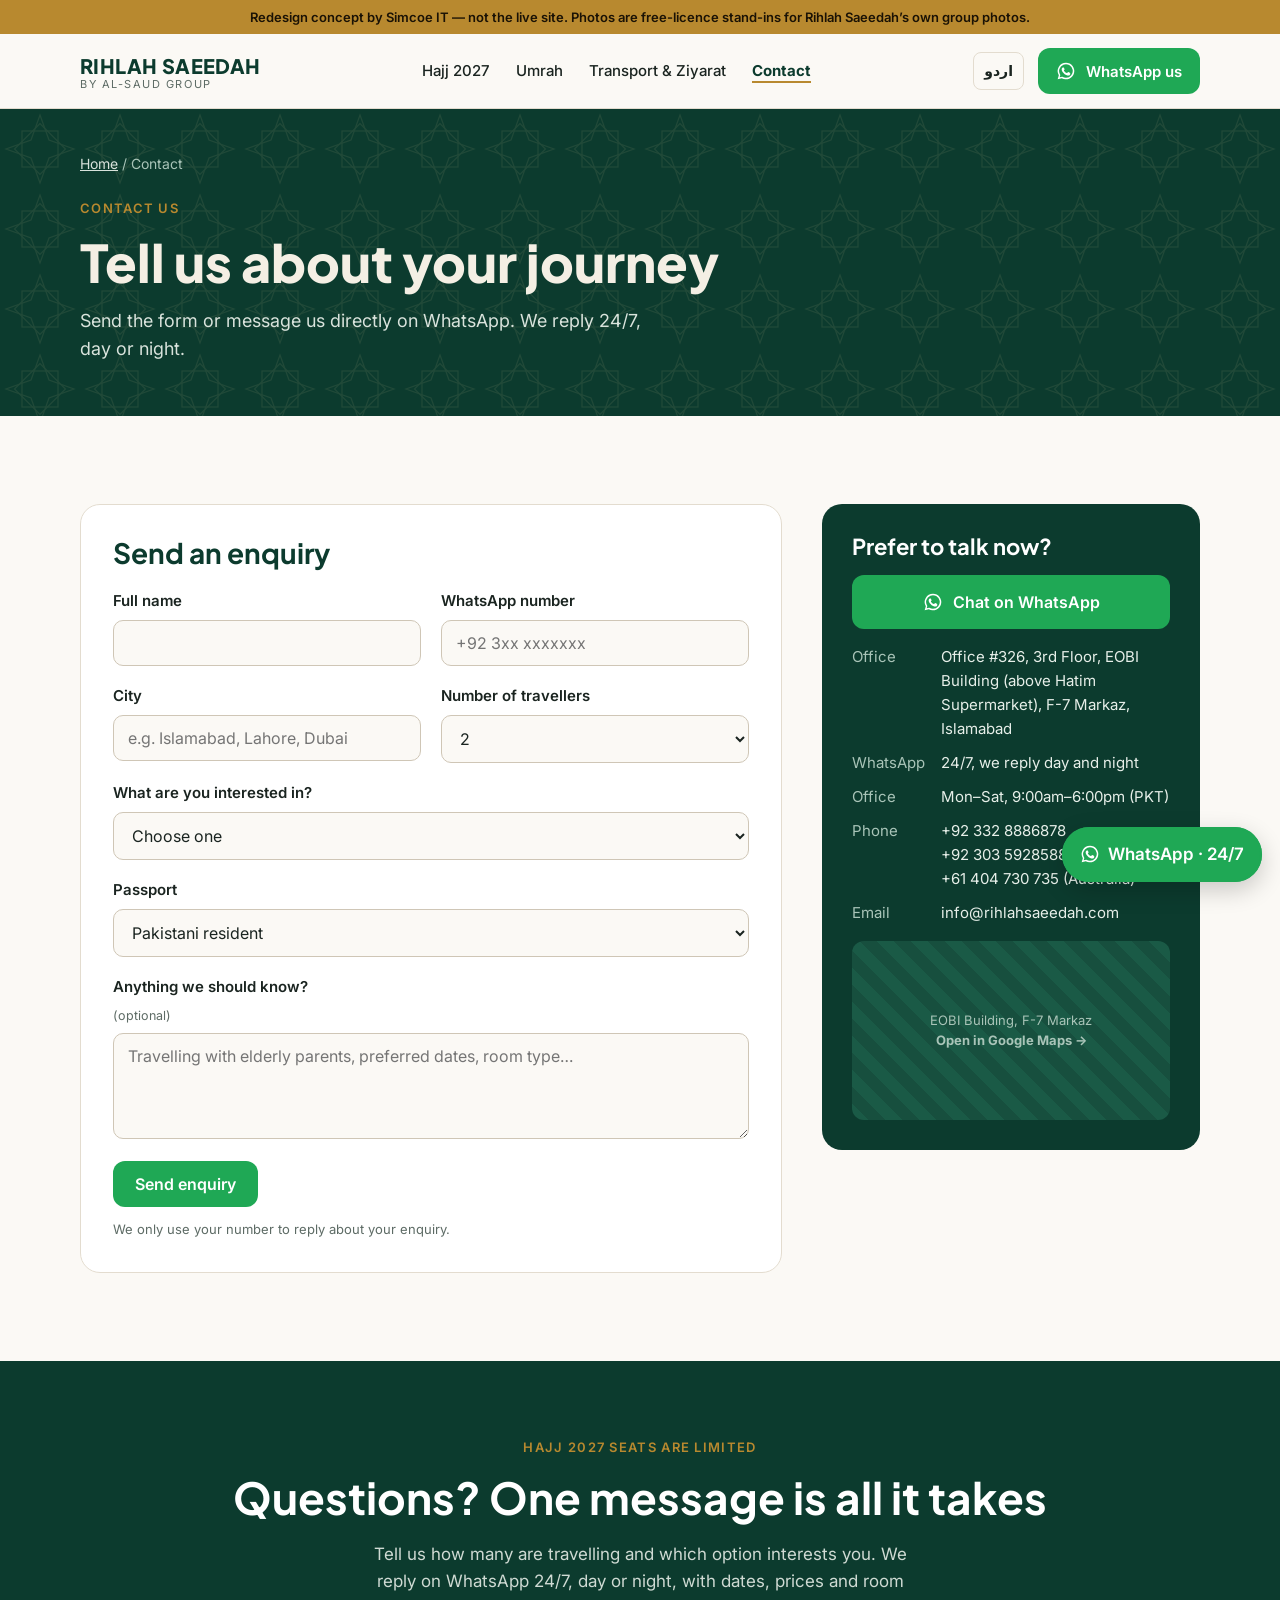
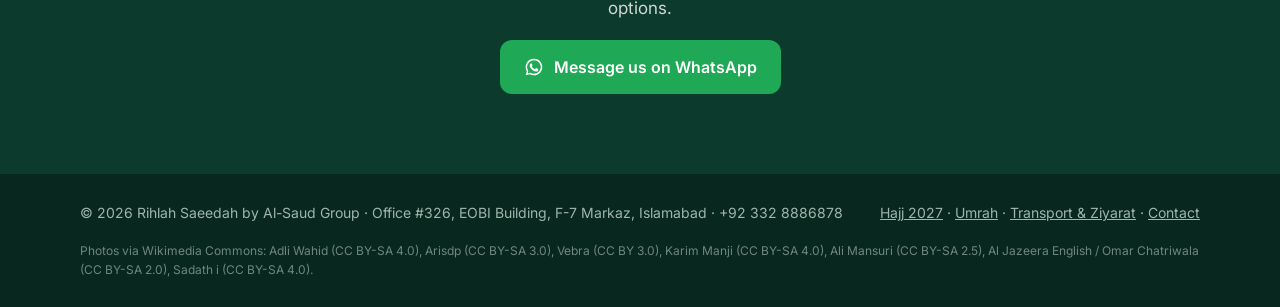
<file: contact.html>
<!doctype html><html lang="en"><head><meta charset="utf-8"><meta name="viewport" content="width=device-width,initial-scale=1,viewport-fit=cover">
<title>Contact Rihlah Saeedah | Hajj &amp; Umrah Enquiries</title><meta name="description" content="Send a Hajj or Umrah enquiry, chat on WhatsApp or visit our office in F-7 Markaz, Islamabad.">
<link rel="preconnect" href="https://fonts.googleapis.com"><link rel="stylesheet" href="https://fonts.googleapis.com/css2?family=Plus+Jakarta+Sans:wght@500;700;800&family=Inter:wght@400;500;600&display=swap">
<link rel="stylesheet" href="styles.css">
<link rel="stylesheet" href="anim.css">
<script>(function(d){if(!(window.matchMedia&&matchMedia("(prefers-reduced-motion: reduce)").matches)){d.classList.add("anim");setTimeout(function(){if(!window.__animReady)d.classList.remove("anim")},2500)}})(document.documentElement)</script>
<script src="anim.js" defer></script>
<script src="menu.js" defer></script>
<meta name="robots" content="noindex, nofollow">
<!-- Visit tracking: Microsoft Clarity. Project zhpdzmc0x0. -->
<script>
(function(c,l,a,r,i,t,y){c[a]=c[a]||function(){(c[a].q=c[a].q||[]).push(arguments)};t=l.createElement(r);t.async=1;t.src="https://www.clarity.ms/tag/"+i;y=l.getElementsByTagName(r)[0];y.parentNode.insertBefore(t,y);})(window,document,"clarity","script","zhpdzmc0x0");
(function(){var k="demo_visitor",v=new URLSearchParams(location.search).get("v");try{if(v)sessionStorage.setItem(k,v);v=v||sessionStorage.getItem(k);}catch(e){}if(v)clarity("set","visitor",v);})();
</script>
</head><body><svg width="0" height="0" style="position:absolute" aria-hidden="true"><symbol id="wa" viewBox="0 0 24 24"><path fill="currentColor" d="M12 2a10 10 0 0 0-8.6 15.1L2 22l5-1.3A10 10 0 1 0 12 2zm0 18.2c-1.5 0-3-.4-4.3-1.2l-.3-.2-3 .8.8-2.9-.2-.3A8.2 8.2 0 1 1 12 20.2zm4.5-6.1c-.2-.1-1.5-.7-1.7-.8-.2-.1-.4-.1-.6.1l-.8 1c-.1.2-.3.2-.5.1a6.7 6.7 0 0 1-3.3-2.9c-.3-.4.2-.4.7-1.3.1-.2 0-.3 0-.4l-.8-1.8c-.2-.5-.4-.4-.6-.4h-.5c-.2 0-.4.1-.7.3-.2.3-.9.9-.9 2.2s.9 2.5 1 2.7c.1.2 1.8 2.8 4.4 3.9 1.6.7 2.3.8 3.1.6.5-.1 1.5-.6 1.7-1.2.2-.6.2-1.1.2-1.2-.1-.1-.3-.2-.5-.3z"/></symbol></svg>
<div class="concept">Redesign concept by Simcoe IT — not the live site. Photos are free-licence stand-ins for Rihlah Saeedah’s own group photos.</div>
<header class="top"><div class="in">
<a class="brand" href="index.html"><b>RIHLAH SAEEDAH</b><span>by Al-Saud Group</span></a>
<nav class="main" aria-label="Main"><a href="index.html#packages">Hajj 2027</a><a href="umrah.html">Umrah</a><a href="transport.html">Transport &amp; Ziyarat</a><a href="contact.html" aria-current="page">Contact</a></nav>
<div class="hdr-actions"><a class="lang" href="ur/contact.html" lang="ur" hreflang="ur">اردو</a><a class="btn btn-wa" target="_blank" rel="noopener" href="https://wa.me/923328886878?text=Assalam%20o%20Alaikum%2C%20I%20have%20a%20question%20about%20your%20Hajj%20and%20Umrah%20packages."><svg class="wa-ico"><use href="#wa"/></svg>WhatsApp us</a></div>
</div></header>
<section class="phero slim"><div class="in"><div>
<nav class="crumbs" aria-label="Breadcrumb"><a href="index.html">Home</a> / Contact</nav>
<span class="eyebrow">Contact us</span><h1>Tell us about your journey</h1>
<p class="lead">Send the form or message us directly on WhatsApp. We reply 24/7, day or night.</p></div></div></section>
<section class="band"><div class="in contact-grid">
<div class="formcard">
<form class="enquiry" novalidate>
<h2>Send an enquiry</h2>
<div class="fields">
<label for="c-name">Full name<input id="c-name" name="name" autocomplete="name" required></label>
<label for="c-phone">WhatsApp number<input id="c-phone" name="phone" type="tel" inputmode="tel" placeholder="+92 3xx xxxxxxx" autocomplete="tel" required></label>
<label for="c-city">City<input id="c-city" name="city" placeholder="e.g. Islamabad, Lahore, Dubai"></label>
<label for="c-trav">Number of travellers<select id="c-trav" name="travellers"><option>1</option><option selected>2</option><option>3</option><option>4</option><option>5–9</option><option>10 or more</option></select></label>
<label for="c-pkg" class="full">What are you interested in?<select id="c-pkg" name="package" required><option value="">Choose one</option><option>Hajj 2027: Budget</option><option>Hajj 2027: Executive</option><option>Hajj 2027: Platinum</option><option>Umrah</option><option>Transport or Ziyarat</option><option>Not sure yet</option></select></label>
<label for="c-pass" class="full">Passport<select id="c-pass" name="passport"><option>Pakistani resident</option><option>Overseas Pakistani / dual passport</option></select></label>
<label for="c-msg" class="full">Anything we should know? <small>(optional)</small><textarea id="c-msg" name="message" rows="4" placeholder="Travelling with elderly parents, preferred dates, room type…"></textarea></label>
</div>
<button class="btn btn-wa" type="submit">Send enquiry</button>
<p class="fine">We only use your number to reply about your enquiry.</p>
</form>
<div class="sent" hidden role="status"><h2>Thank you, <span class="who">there</span></h2><p>Your enquiry has reached our team. We will message you on WhatsApp with dates, prices and room options.</p><a class="btn btn-wa" target="_blank" rel="noopener" href="https://wa.me/923328886878?text=Assalam%20o%20Alaikum%2C%20I%20have%20a%20question%20about%20your%20Hajj%20and%20Umrah%20packages."><svg class="wa-ico"><use href="#wa"/></svg>Chat now instead</a></div>
</div>
<aside class="visit">
<h3>Prefer to talk now?</h3>
<a class="btn btn-wa" target="_blank" rel="noopener" href="https://wa.me/923328886878?text=Assalam%20o%20Alaikum%2C%20I%20have%20a%20question%20about%20your%20Hajj%20and%20Umrah%20packages." style="justify-content:center"><svg class="wa-ico"><use href="#wa"/></svg>Chat on WhatsApp</a>
<dl>
<dt>Office</dt><dd>Office #326, 3rd Floor, EOBI Building (above Hatim Supermarket), F-7 Markaz, Islamabad</dd>
<dt>WhatsApp</dt><dd>24/7, we reply day and night</dd><dt>Office</dt><dd>Mon–Sat, 9:00am–6:00pm (PKT)</dd>
<dt>Phone</dt><dd>+92 332 8886878<br>+92 303 5928588<br>+61 404 730 735 (Australia)</dd>
<dt>Email</dt><dd>info@rihlahsaeedah.com</dd>
</dl>
<a class="map" href="https://www.google.com/maps/search/?api=1&query=EOBI%20Building%2C%20F-7%20Markaz%2C%20Islamabad" target="_blank" rel="noopener"><span>EOBI Building, F-7 Markaz<br><b>Open in Google Maps →</b></span></a>
</aside>
</div></section>
<section class="final"><div class="in"><span class="eyebrow">Hajj 2027 seats are limited</span><h2>Questions? One message is all it takes</h2>
<p>Tell us how many are travelling and which option interests you. We reply on WhatsApp 24/7, day or night, with dates, prices and room options.</p>
<a class="btn btn-wa" target="_blank" rel="noopener" href="https://wa.me/923328886878?text=Assalam%20o%20Alaikum%2C%20I%20have%20a%20question%20about%20your%20Hajj%20and%20Umrah%20packages."><svg class="wa-ico"><use href="#wa"/></svg>Message us on WhatsApp</a></div></section>
<footer><div class="in"><span>© 2026 Rihlah Saeedah by Al-Saud Group · Office #326, EOBI Building, F-7 Markaz, Islamabad · +92 332 8886878</span>
<span><a href="index.html#packages">Hajj 2027</a> · <a href="umrah.html">Umrah</a> · <a href="transport.html">Transport &amp; Ziyarat</a> · <a href="contact.html">Contact</a></span>
<span class="credits">Photos via Wikimedia Commons: Adli Wahid (CC BY-SA 4.0), Arisdp (CC BY-SA 3.0), Vebra (CC BY 3.0), Karim Manji (CC BY-SA 4.0), Ali Mansuri (CC BY-SA 2.5), Al Jazeera English / Omar Chatriwala (CC BY-SA 2.0), Sadath i (CC BY-SA 4.0).</span></div></footer>
<a class="float-wa" target="_blank" rel="noopener" href="https://wa.me/923328886878?text=Assalam%20o%20Alaikum%2C%20I%20have%20a%20question%20about%20your%20Hajj%20and%20Umrah%20packages." aria-label="WhatsApp us, we reply 24/7"><svg class="wa-ico"><use href="#wa"/></svg><span>WhatsApp · 24/7</span></a>
<script>
document.querySelectorAll('form.enquiry').forEach(function(f){f.addEventListener('submit',function(ev){ev.preventDefault();if(!f.reportValidity())return;var n=(f.querySelector('[name=name]')||{}).value||'';f.hidden=true;var ok=f.parentNode.querySelector('.sent');ok.hidden=false;var nm=ok.querySelector('.who');if(nm)nm.textContent=n.split(' ')[0]||'there';});});
</script></body></html>
</file>
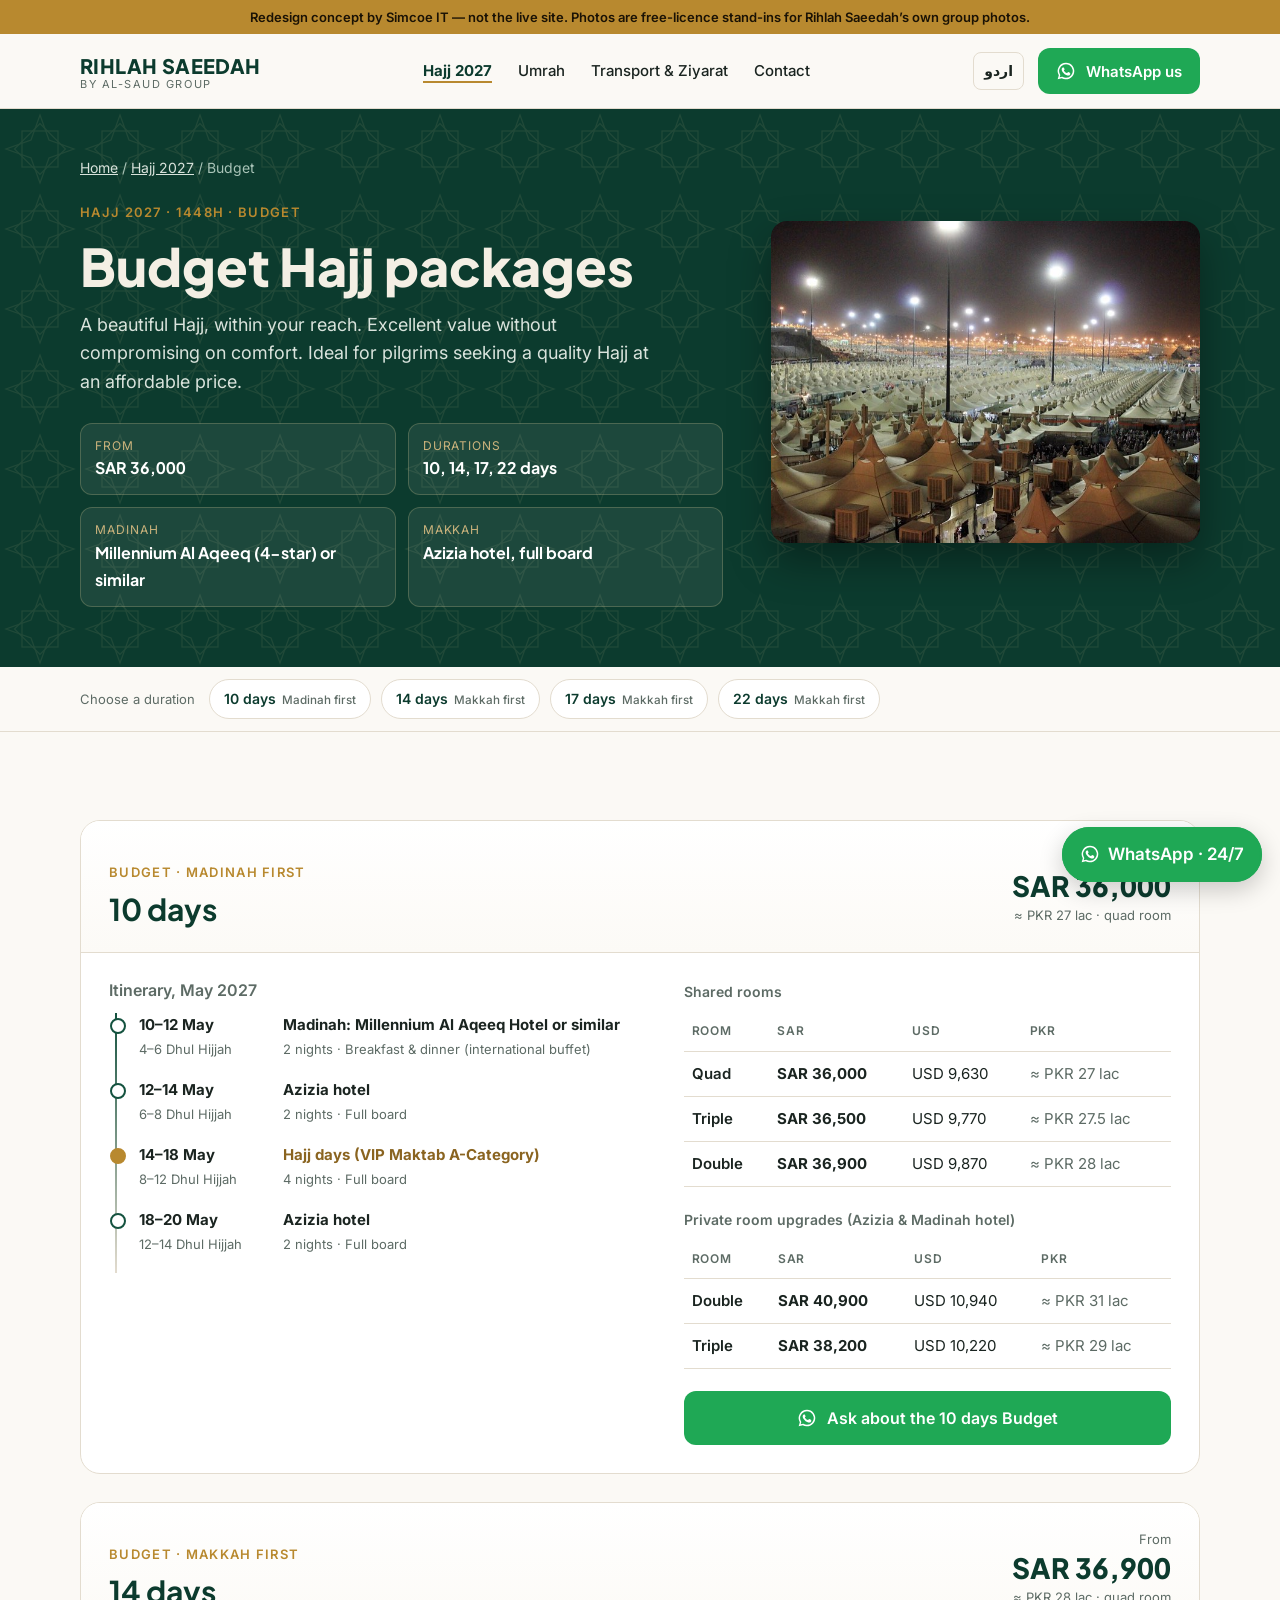
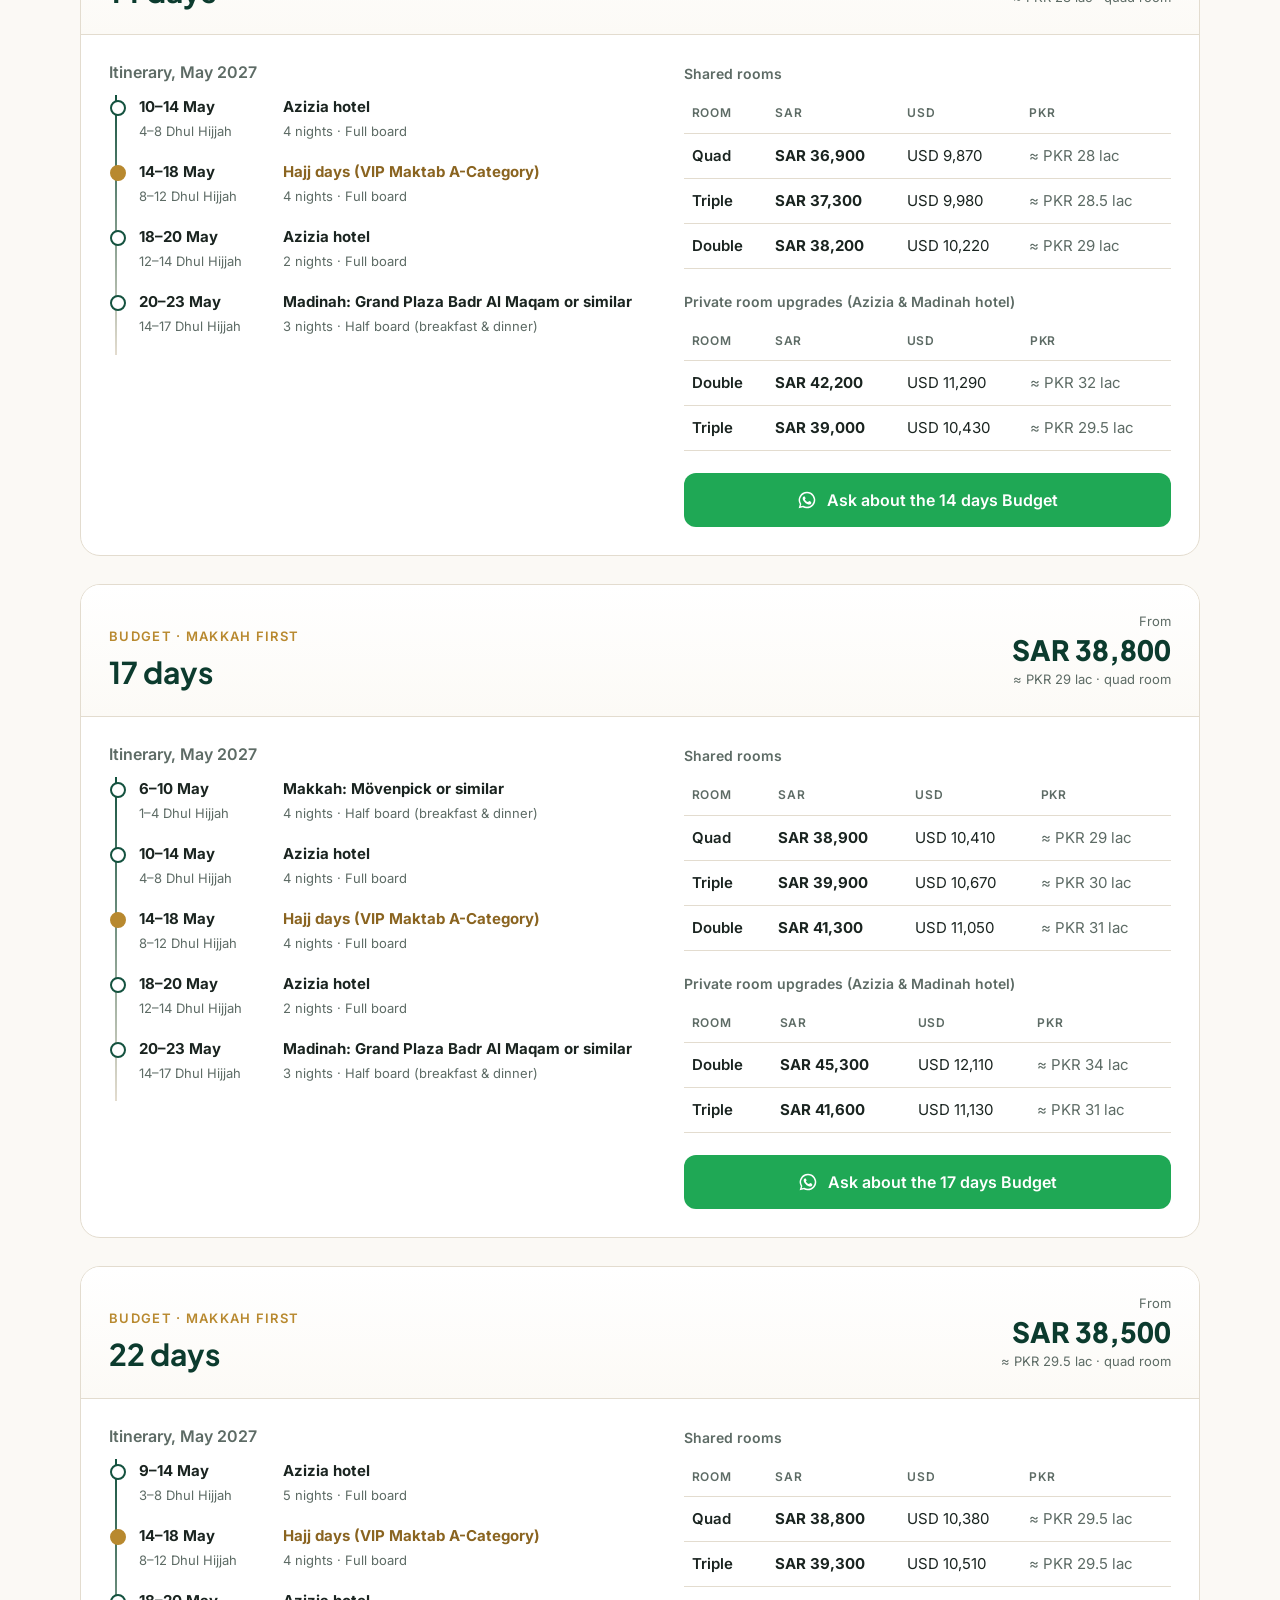
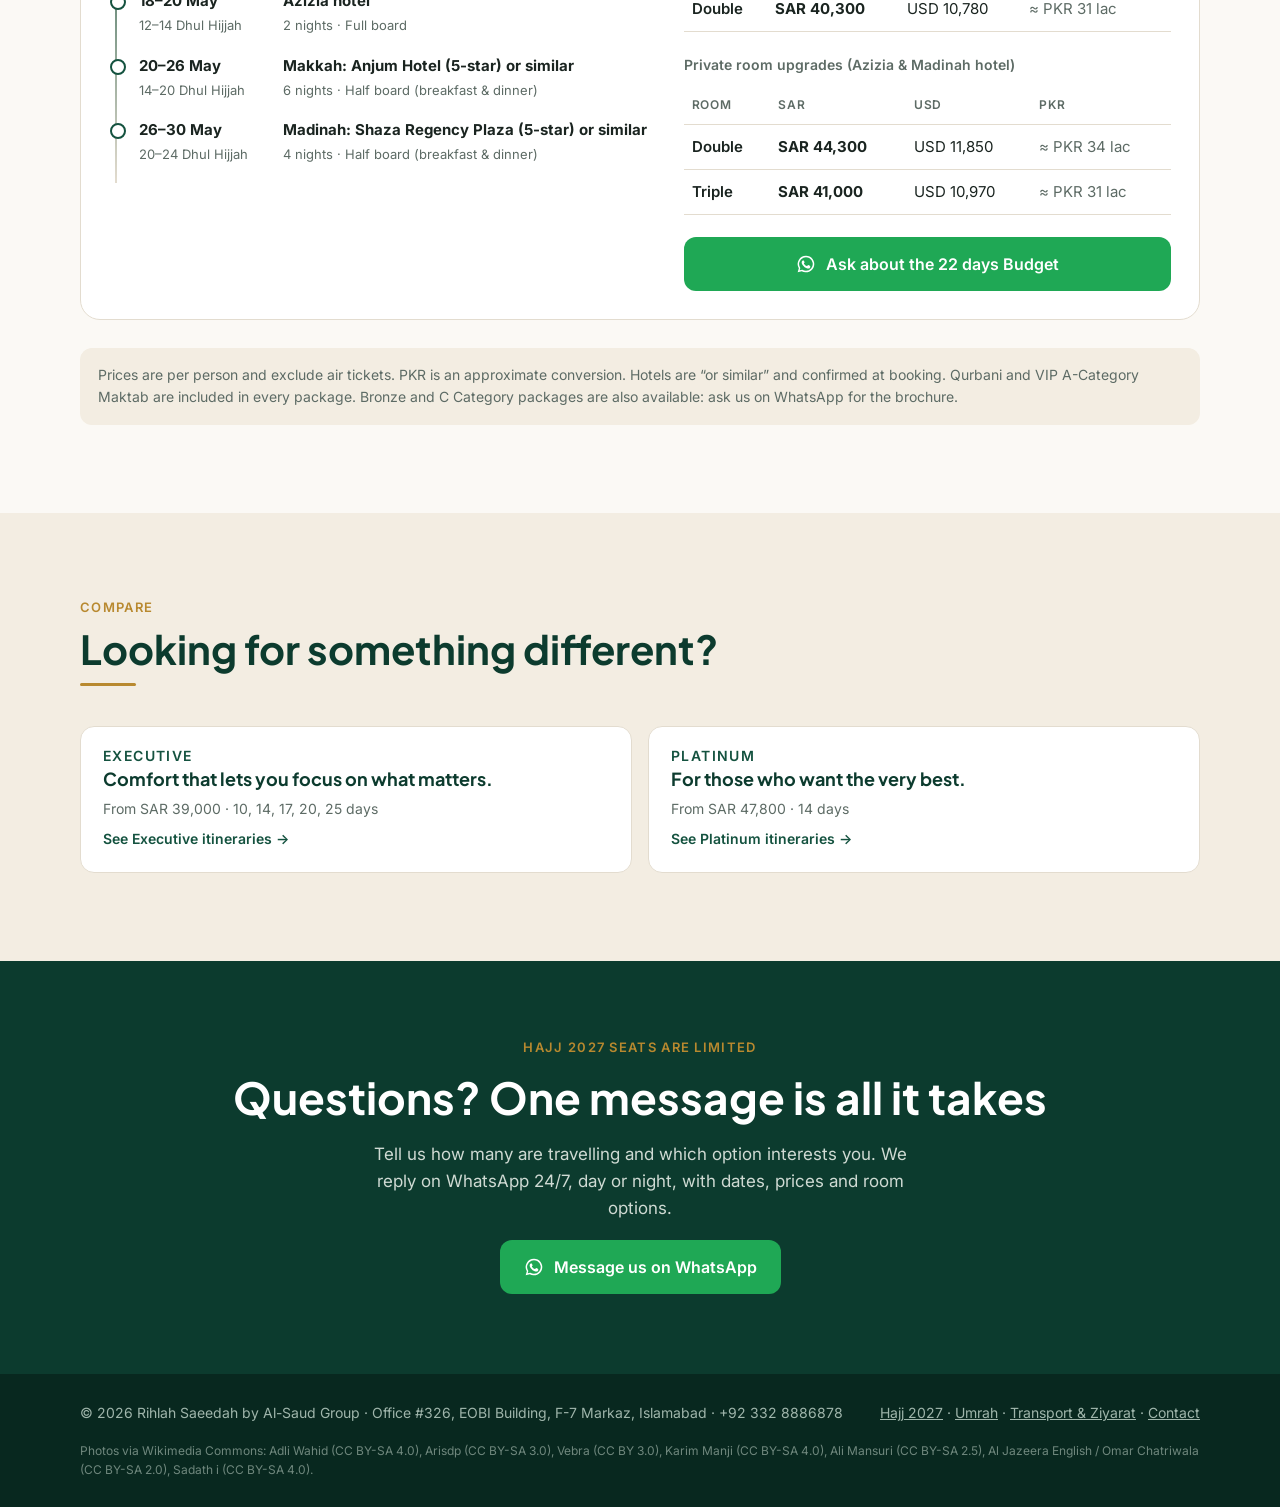
<file: hajj-budget.html>
<!doctype html><html lang="en"><head><meta charset="utf-8"><meta name="viewport" content="width=device-width,initial-scale=1,viewport-fit=cover">
<title>Budget Hajj Packages 2027 from Pakistan | Rihlah Saeedah</title><meta name="description" content="Budget Hajj 2027 packages: 10, 14, 17, 22 days, from SAR 36,000 per person. Full itineraries, hotels and room prices.">
<link rel="preconnect" href="https://fonts.googleapis.com"><link rel="stylesheet" href="https://fonts.googleapis.com/css2?family=Plus+Jakarta+Sans:wght@500;700;800&family=Inter:wght@400;500;600&display=swap">
<link rel="stylesheet" href="styles.css">
<link rel="stylesheet" href="anim.css">
<script>(function(d){if(!(window.matchMedia&&matchMedia("(prefers-reduced-motion: reduce)").matches)){d.classList.add("anim");setTimeout(function(){if(!window.__animReady)d.classList.remove("anim")},2500)}})(document.documentElement)</script>
<script src="anim.js" defer></script>
<script src="menu.js" defer></script>
<meta name="robots" content="noindex, nofollow">
<!-- Visit tracking: Microsoft Clarity. Project zhpdzmc0x0. -->
<script>
(function(c,l,a,r,i,t,y){c[a]=c[a]||function(){(c[a].q=c[a].q||[]).push(arguments)};t=l.createElement(r);t.async=1;t.src="https://www.clarity.ms/tag/"+i;y=l.getElementsByTagName(r)[0];y.parentNode.insertBefore(t,y);})(window,document,"clarity","script","zhpdzmc0x0");
(function(){var k="demo_visitor",v=new URLSearchParams(location.search).get("v");try{if(v)sessionStorage.setItem(k,v);v=v||sessionStorage.getItem(k);}catch(e){}if(v)clarity("set","visitor",v);})();
</script>
</head><body><svg width="0" height="0" style="position:absolute" aria-hidden="true"><symbol id="wa" viewBox="0 0 24 24"><path fill="currentColor" d="M12 2a10 10 0 0 0-8.6 15.1L2 22l5-1.3A10 10 0 1 0 12 2zm0 18.2c-1.5 0-3-.4-4.3-1.2l-.3-.2-3 .8.8-2.9-.2-.3A8.2 8.2 0 1 1 12 20.2zm4.5-6.1c-.2-.1-1.5-.7-1.7-.8-.2-.1-.4-.1-.6.1l-.8 1c-.1.2-.3.2-.5.1a6.7 6.7 0 0 1-3.3-2.9c-.3-.4.2-.4.7-1.3.1-.2 0-.3 0-.4l-.8-1.8c-.2-.5-.4-.4-.6-.4h-.5c-.2 0-.4.1-.7.3-.2.3-.9.9-.9 2.2s.9 2.5 1 2.7c.1.2 1.8 2.8 4.4 3.9 1.6.7 2.3.8 3.1.6.5-.1 1.5-.6 1.7-1.2.2-.6.2-1.1.2-1.2-.1-.1-.3-.2-.5-.3z"/></symbol></svg>
<div class="concept">Redesign concept by Simcoe IT — not the live site. Photos are free-licence stand-ins for Rihlah Saeedah’s own group photos.</div>
<header class="top"><div class="in">
<a class="brand" href="index.html"><b>RIHLAH SAEEDAH</b><span>by Al-Saud Group</span></a>
<nav class="main" aria-label="Main"><a href="index.html#packages" aria-current="page">Hajj 2027</a><a href="umrah.html">Umrah</a><a href="transport.html">Transport &amp; Ziyarat</a><a href="contact.html">Contact</a></nav>
<div class="hdr-actions"><a class="lang" href="ur/hajj-budget.html" lang="ur" hreflang="ur">اردو</a><a class="btn btn-wa" target="_blank" rel="noopener" href="https://wa.me/923328886878?text=Assalam%20o%20Alaikum%2C%20I%20would%20like%20details%20of%20the%20Budget%20Hajj%202027%20packages."><svg class="wa-ico"><use href="#wa"/></svg>WhatsApp us</a></div>
</div></header>
<section class="phero"><div class="in">
<div><nav class="crumbs" aria-label="Breadcrumb"><a href="index.html">Home</a> / <a href="index.html#packages">Hajj 2027</a> / Budget</nav>
<span class="eyebrow">Hajj 2027 · 1448H · Budget</span><h1>Budget Hajj packages</h1><p class="lead">A beautiful Hajj, within your reach. Excellent value without compromising on comfort. Ideal for pilgrims seeking a quality Hajj at an affordable price.</p>
<div class="facts"><div><small>From</small><b>SAR 36,000</b></div><div><small>Durations</small><b>10, 14, 17, 22 days</b></div><div><small>Madinah</small><b>Millennium Al Aqeeq (4-star) or similar</b></div><div><small>Makkah</small><b>Azizia hotel, full board</b></div></div></div>
<img class="photo" src="img/mina.jpg" alt="Air-conditioned tents in Mina at night"></div></section>
<nav class="chips" aria-label="Package durations"><div class="in"><span>Choose a duration</span><a href="#p0">10 days<small>Madinah first</small></a><a href="#p1">14 days<small>Makkah first</small></a><a href="#p2">17 days<small>Makkah first</small></a><a href="#p3">22 days<small>Makkah first</small></a></div></nav>
<section class="band"><div class="in itins"><article class="itin" id="p0">
<div class="itin-head"><div><span class="eyebrow">Budget · Madinah first</span><h2>10 days</h2></div>
<div class="itin-price"><small>From</small><b>SAR 36,000</b><small>≈ PKR 27 lac · quad room</small></div></div>
<div class="itin-body"><div><h3>Itinerary, May 2027</h3><ol class="timeline"><li><span class="when"><b>10–12 May</b><small>4–6 Dhul Hijjah</small></span><span class="what"><b>Madinah: Millennium Al Aqeeq Hotel or similar</b><small>2 nights · Breakfast &amp; dinner (international buffet)</small></span></li><li><span class="when"><b>12–14 May</b><small>6–8 Dhul Hijjah</small></span><span class="what"><b>Azizia hotel</b><small>2 nights · Full board</small></span></li><li class="hajjday"><span class="when"><b>14–18 May</b><small>8–12 Dhul Hijjah</small></span><span class="what"><b>Hajj days (VIP Maktab A-Category)</b><small>4 nights · Full board</small></span></li><li><span class="when"><b>18–20 May</b><small>12–14 Dhul Hijjah</small></span><span class="what"><b>Azizia hotel</b><small>2 nights · Full board</small></span></li></ol></div>
<div><table class="prices"><caption>Shared rooms</caption><thead><tr><th>Room</th><th>SAR</th><th>USD</th><th>PKR</th></tr></thead><tbody><tr><th scope="row">Quad</th><td><b>SAR 36,000</b></td><td>USD 9,630</td><td>≈ PKR 27 lac</td></tr><tr><th scope="row">Triple</th><td><b>SAR 36,500</b></td><td>USD 9,770</td><td>≈ PKR 27.5 lac</td></tr><tr><th scope="row">Double</th><td><b>SAR 36,900</b></td><td>USD 9,870</td><td>≈ PKR 28 lac</td></tr></tbody></table><table class="prices"><caption>Private room upgrades (Azizia &amp; Madinah hotel)</caption><thead><tr><th>Room</th><th>SAR</th><th>USD</th><th>PKR</th></tr></thead><tbody><tr><th scope="row">Double</th><td><b>SAR 40,900</b></td><td>USD 10,940</td><td>≈ PKR 31 lac</td></tr><tr><th scope="row">Triple</th><td><b>SAR 38,200</b></td><td>USD 10,220</td><td>≈ PKR 29 lac</td></tr></tbody></table>
<a class="btn btn-wa" target="_blank" rel="noopener" href="https://wa.me/923328886878?text=Assalam%20o%20Alaikum%2C%20I%20would%20like%20details%20of%20the%2010%20days%20Budget%20Hajj%202027%20package%20%28Madinah%20first%29."><svg class="wa-ico"><use href="#wa"/></svg>Ask about the 10 days Budget</a></div></div>
</article><article class="itin" id="p1">
<div class="itin-head"><div><span class="eyebrow">Budget · Makkah first</span><h2>14 days</h2></div>
<div class="itin-price"><small>From</small><b>SAR 36,900</b><small>≈ PKR 28 lac · quad room</small></div></div>
<div class="itin-body"><div><h3>Itinerary, May 2027</h3><ol class="timeline"><li><span class="when"><b>10–14 May</b><small>4–8 Dhul Hijjah</small></span><span class="what"><b>Azizia hotel</b><small>4 nights · Full board</small></span></li><li class="hajjday"><span class="when"><b>14–18 May</b><small>8–12 Dhul Hijjah</small></span><span class="what"><b>Hajj days (VIP Maktab A-Category)</b><small>4 nights · Full board</small></span></li><li><span class="when"><b>18–20 May</b><small>12–14 Dhul Hijjah</small></span><span class="what"><b>Azizia hotel</b><small>2 nights · Full board</small></span></li><li><span class="when"><b>20–23 May</b><small>14–17 Dhul Hijjah</small></span><span class="what"><b>Madinah: Grand Plaza Badr Al Maqam or similar</b><small>3 nights · Half board (breakfast &amp; dinner)</small></span></li></ol></div>
<div><table class="prices"><caption>Shared rooms</caption><thead><tr><th>Room</th><th>SAR</th><th>USD</th><th>PKR</th></tr></thead><tbody><tr><th scope="row">Quad</th><td><b>SAR 36,900</b></td><td>USD 9,870</td><td>≈ PKR 28 lac</td></tr><tr><th scope="row">Triple</th><td><b>SAR 37,300</b></td><td>USD 9,980</td><td>≈ PKR 28.5 lac</td></tr><tr><th scope="row">Double</th><td><b>SAR 38,200</b></td><td>USD 10,220</td><td>≈ PKR 29 lac</td></tr></tbody></table><table class="prices"><caption>Private room upgrades (Azizia &amp; Madinah hotel)</caption><thead><tr><th>Room</th><th>SAR</th><th>USD</th><th>PKR</th></tr></thead><tbody><tr><th scope="row">Double</th><td><b>SAR 42,200</b></td><td>USD 11,290</td><td>≈ PKR 32 lac</td></tr><tr><th scope="row">Triple</th><td><b>SAR 39,000</b></td><td>USD 10,430</td><td>≈ PKR 29.5 lac</td></tr></tbody></table>
<a class="btn btn-wa" target="_blank" rel="noopener" href="https://wa.me/923328886878?text=Assalam%20o%20Alaikum%2C%20I%20would%20like%20details%20of%20the%2014%20days%20Budget%20Hajj%202027%20package%20%28Makkah%20first%29."><svg class="wa-ico"><use href="#wa"/></svg>Ask about the 14 days Budget</a></div></div>
</article><article class="itin" id="p2">
<div class="itin-head"><div><span class="eyebrow">Budget · Makkah first</span><h2>17 days</h2></div>
<div class="itin-price"><small>From</small><b>SAR 38,900</b><small>≈ PKR 29 lac · quad room</small></div></div>
<div class="itin-body"><div><h3>Itinerary, May 2027</h3><ol class="timeline"><li><span class="when"><b>6–10 May</b><small>1–4 Dhul Hijjah</small></span><span class="what"><b>Makkah: Mövenpick or similar</b><small>4 nights · Half board (breakfast &amp; dinner)</small></span></li><li><span class="when"><b>10–14 May</b><small>4–8 Dhul Hijjah</small></span><span class="what"><b>Azizia hotel</b><small>4 nights · Full board</small></span></li><li class="hajjday"><span class="when"><b>14–18 May</b><small>8–12 Dhul Hijjah</small></span><span class="what"><b>Hajj days (VIP Maktab A-Category)</b><small>4 nights · Full board</small></span></li><li><span class="when"><b>18–20 May</b><small>12–14 Dhul Hijjah</small></span><span class="what"><b>Azizia hotel</b><small>2 nights · Full board</small></span></li><li><span class="when"><b>20–23 May</b><small>14–17 Dhul Hijjah</small></span><span class="what"><b>Madinah: Grand Plaza Badr Al Maqam or similar</b><small>3 nights · Half board (breakfast &amp; dinner)</small></span></li></ol></div>
<div><table class="prices"><caption>Shared rooms</caption><thead><tr><th>Room</th><th>SAR</th><th>USD</th><th>PKR</th></tr></thead><tbody><tr><th scope="row">Quad</th><td><b>SAR 38,900</b></td><td>USD 10,410</td><td>≈ PKR 29 lac</td></tr><tr><th scope="row">Triple</th><td><b>SAR 39,900</b></td><td>USD 10,670</td><td>≈ PKR 30 lac</td></tr><tr><th scope="row">Double</th><td><b>SAR 41,300</b></td><td>USD 11,050</td><td>≈ PKR 31 lac</td></tr></tbody></table><table class="prices"><caption>Private room upgrades (Azizia &amp; Madinah hotel)</caption><thead><tr><th>Room</th><th>SAR</th><th>USD</th><th>PKR</th></tr></thead><tbody><tr><th scope="row">Double</th><td><b>SAR 45,300</b></td><td>USD 12,110</td><td>≈ PKR 34 lac</td></tr><tr><th scope="row">Triple</th><td><b>SAR 41,600</b></td><td>USD 11,130</td><td>≈ PKR 31 lac</td></tr></tbody></table>
<a class="btn btn-wa" target="_blank" rel="noopener" href="https://wa.me/923328886878?text=Assalam%20o%20Alaikum%2C%20I%20would%20like%20details%20of%20the%2017%20days%20Budget%20Hajj%202027%20package%20%28Makkah%20first%29."><svg class="wa-ico"><use href="#wa"/></svg>Ask about the 17 days Budget</a></div></div>
</article><article class="itin" id="p3">
<div class="itin-head"><div><span class="eyebrow">Budget · Makkah first</span><h2>22 days</h2></div>
<div class="itin-price"><small>From</small><b>SAR 38,800</b><small>≈ PKR 29.5 lac · quad room</small></div></div>
<div class="itin-body"><div><h3>Itinerary, May 2027</h3><ol class="timeline"><li><span class="when"><b>9–14 May</b><small>3–8 Dhul Hijjah</small></span><span class="what"><b>Azizia hotel</b><small>5 nights · Full board</small></span></li><li class="hajjday"><span class="when"><b>14–18 May</b><small>8–12 Dhul Hijjah</small></span><span class="what"><b>Hajj days (VIP Maktab A-Category)</b><small>4 nights · Full board</small></span></li><li><span class="when"><b>18–20 May</b><small>12–14 Dhul Hijjah</small></span><span class="what"><b>Azizia hotel</b><small>2 nights · Full board</small></span></li><li><span class="when"><b>20–26 May</b><small>14–20 Dhul Hijjah</small></span><span class="what"><b>Makkah: Anjum Hotel (5-star) or similar</b><small>6 nights · Half board (breakfast &amp; dinner)</small></span></li><li><span class="when"><b>26–30 May</b><small>20–24 Dhul Hijjah</small></span><span class="what"><b>Madinah: Shaza Regency Plaza (5-star) or similar</b><small>4 nights · Half board (breakfast &amp; dinner)</small></span></li></ol></div>
<div><table class="prices"><caption>Shared rooms</caption><thead><tr><th>Room</th><th>SAR</th><th>USD</th><th>PKR</th></tr></thead><tbody><tr><th scope="row">Quad</th><td><b>SAR 38,800</b></td><td>USD 10,380</td><td>≈ PKR 29.5 lac</td></tr><tr><th scope="row">Triple</th><td><b>SAR 39,300</b></td><td>USD 10,510</td><td>≈ PKR 29.5 lac</td></tr><tr><th scope="row">Double</th><td><b>SAR 40,300</b></td><td>USD 10,780</td><td>≈ PKR 31 lac</td></tr></tbody></table><table class="prices"><caption>Private room upgrades (Azizia &amp; Madinah hotel)</caption><thead><tr><th>Room</th><th>SAR</th><th>USD</th><th>PKR</th></tr></thead><tbody><tr><th scope="row">Double</th><td><b>SAR 44,300</b></td><td>USD 11,850</td><td>≈ PKR 34 lac</td></tr><tr><th scope="row">Triple</th><td><b>SAR 41,000</b></td><td>USD 10,970</td><td>≈ PKR 31 lac</td></tr></tbody></table>
<a class="btn btn-wa" target="_blank" rel="noopener" href="https://wa.me/923328886878?text=Assalam%20o%20Alaikum%2C%20I%20would%20like%20details%20of%20the%2022%20days%20Budget%20Hajj%202027%20package%20%28Makkah%20first%29."><svg class="wa-ico"><use href="#wa"/></svg>Ask about the 22 days Budget</a></div></div>
</article>
<p class="note">Prices are per person and exclude air tickets. PKR is an approximate conversion. Hotels are “or similar” and confirmed at booking. Qurbani and VIP A-Category Maktab are included in every package. Bronze and C Category packages are also available: ask us on WhatsApp for the brochure.</p></div></section>
<section class="band included"><div class="in"><div class="head"><span class="eyebrow">Compare</span><h2>Looking for something different?</h2></div><div class="svc two-up"><a href="hajj-executive.html"><span class="eyebrow">Executive</span><h3>Comfort that lets you focus on what matters.</h3><p>From SAR 39,000 · 10, 14, 17, 20, 25 days</p><span>See Executive itineraries →</span></a><a href="hajj-platinum.html"><span class="eyebrow">Platinum</span><h3>For those who want the very best.</h3><p>From SAR 47,800 · 14 days</p><span>See Platinum itineraries →</span></a></div></div></section>
<section class="final"><div class="in"><span class="eyebrow">Hajj 2027 seats are limited</span><h2>Questions? One message is all it takes</h2>
<p>Tell us how many are travelling and which option interests you. We reply on WhatsApp 24/7, day or night, with dates, prices and room options.</p>
<a class="btn btn-wa" target="_blank" rel="noopener" href="https://wa.me/923328886878?text=Assalam%20o%20Alaikum%2C%20I%20would%20like%20details%20of%20the%20Budget%20Hajj%202027%20packages."><svg class="wa-ico"><use href="#wa"/></svg>Message us on WhatsApp</a></div></section>
<footer><div class="in"><span>© 2026 Rihlah Saeedah by Al-Saud Group · Office #326, EOBI Building, F-7 Markaz, Islamabad · +92 332 8886878</span>
<span><a href="index.html#packages">Hajj 2027</a> · <a href="umrah.html">Umrah</a> · <a href="transport.html">Transport &amp; Ziyarat</a> · <a href="contact.html">Contact</a></span>
<span class="credits">Photos via Wikimedia Commons: Adli Wahid (CC BY-SA 4.0), Arisdp (CC BY-SA 3.0), Vebra (CC BY 3.0), Karim Manji (CC BY-SA 4.0), Ali Mansuri (CC BY-SA 2.5), Al Jazeera English / Omar Chatriwala (CC BY-SA 2.0), Sadath i (CC BY-SA 4.0).</span></div></footer>
<a class="float-wa" target="_blank" rel="noopener" href="https://wa.me/923328886878?text=Assalam%20o%20Alaikum%2C%20I%20would%20like%20details%20of%20the%20Budget%20Hajj%202027%20packages." aria-label="WhatsApp us, we reply 24/7"><svg class="wa-ico"><use href="#wa"/></svg><span>WhatsApp · 24/7</span></a>
</body></html>
</file>
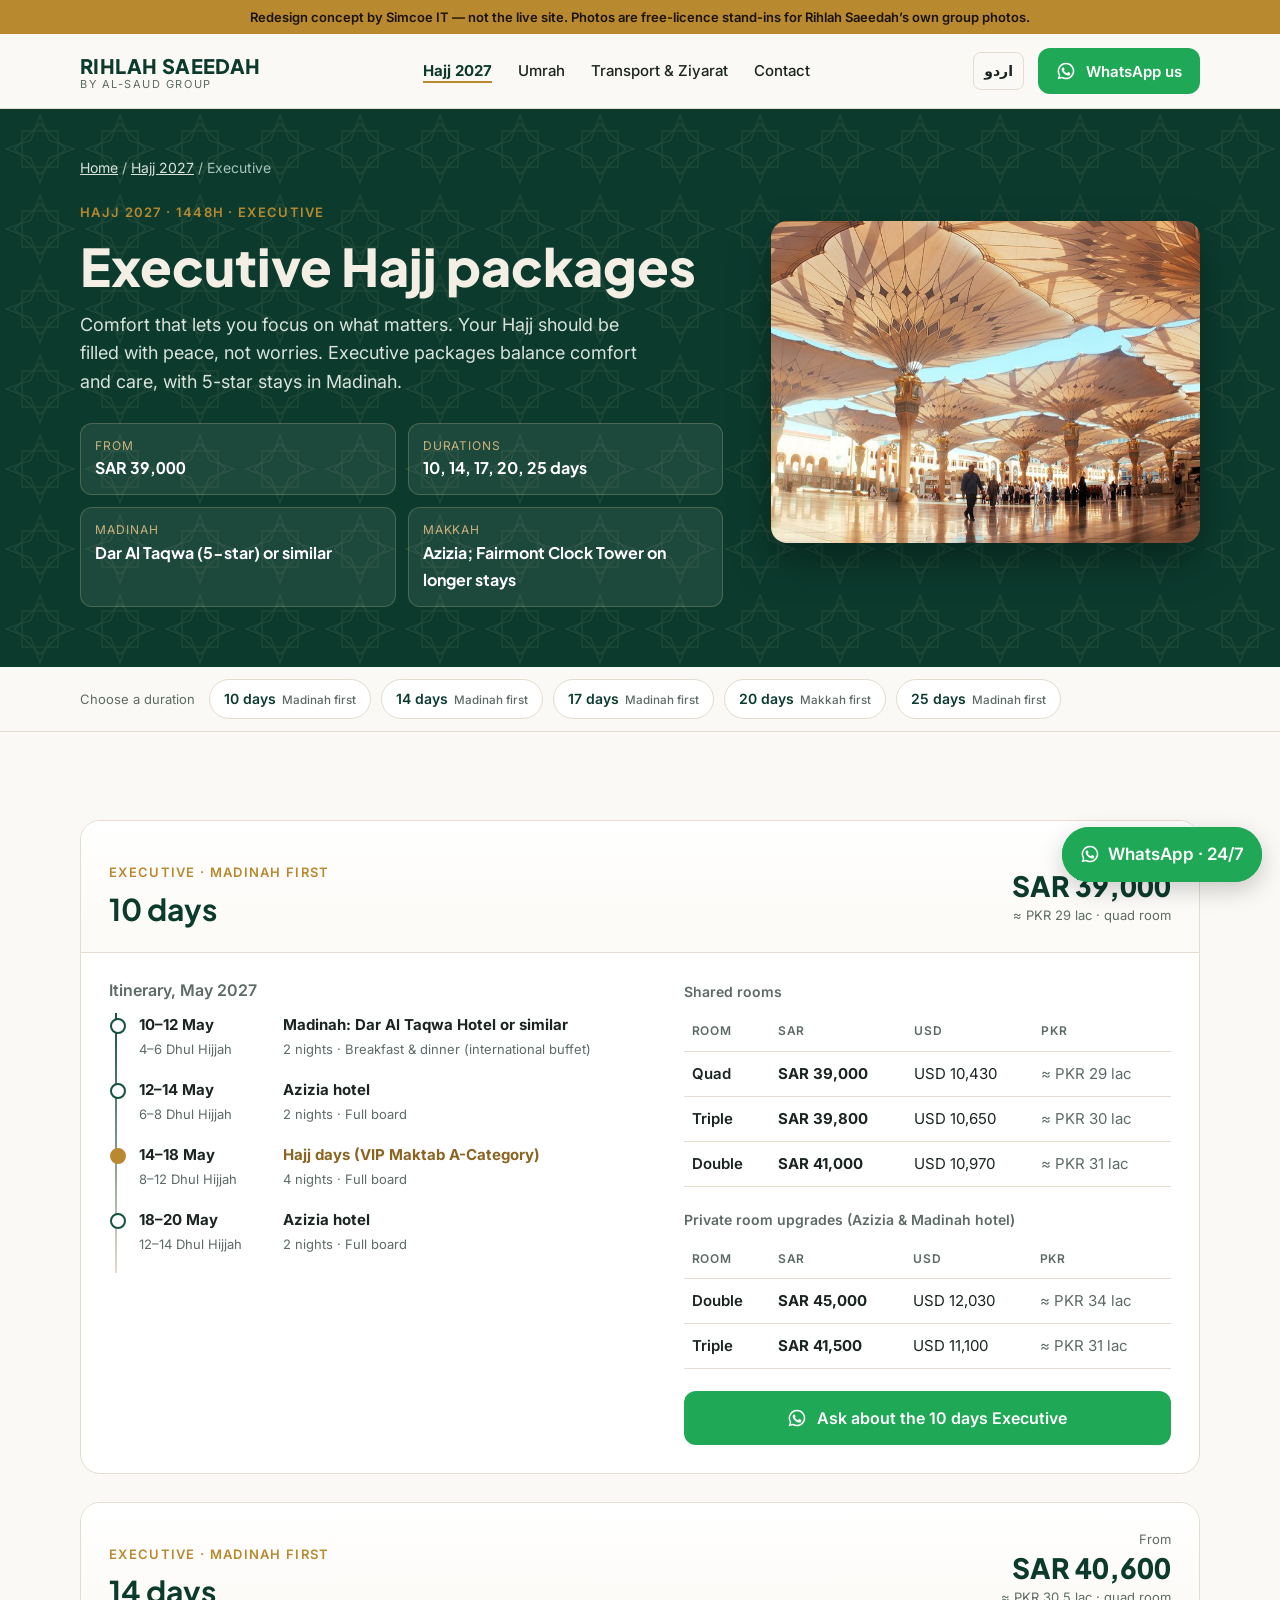
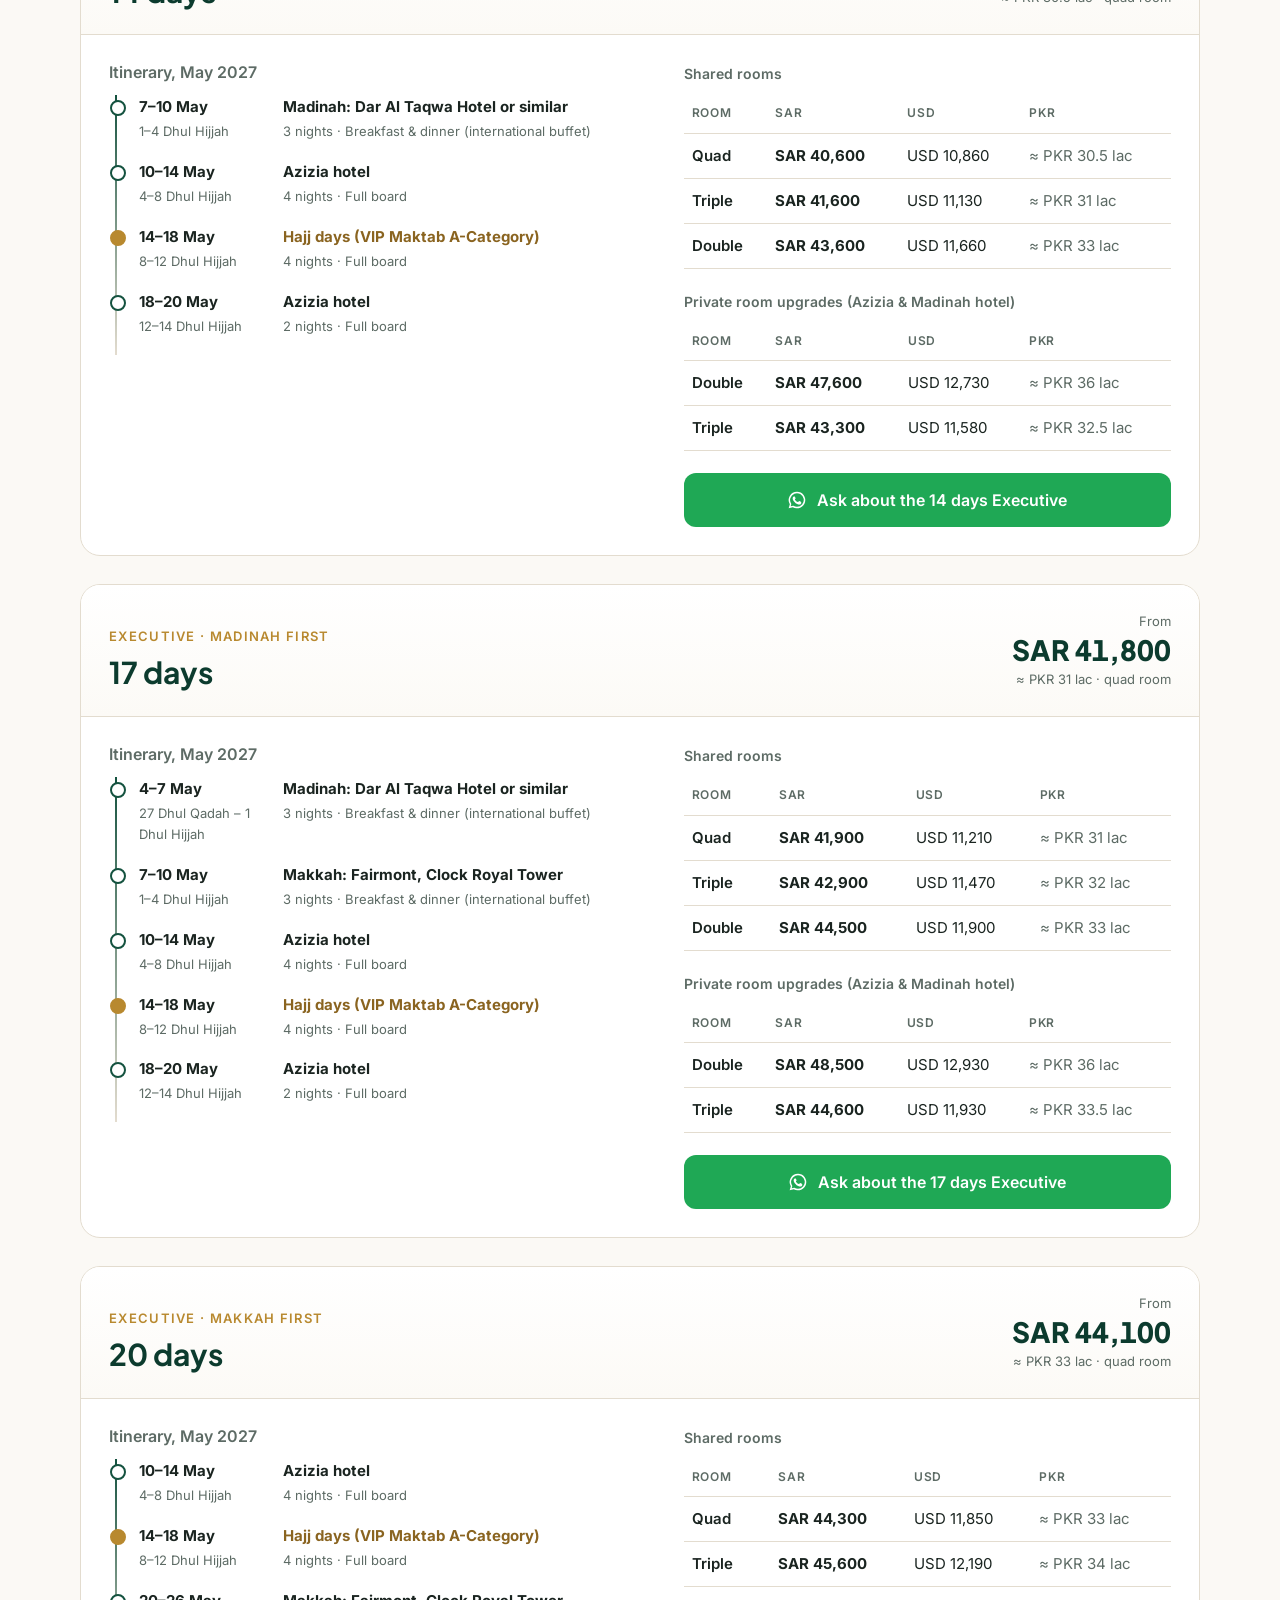
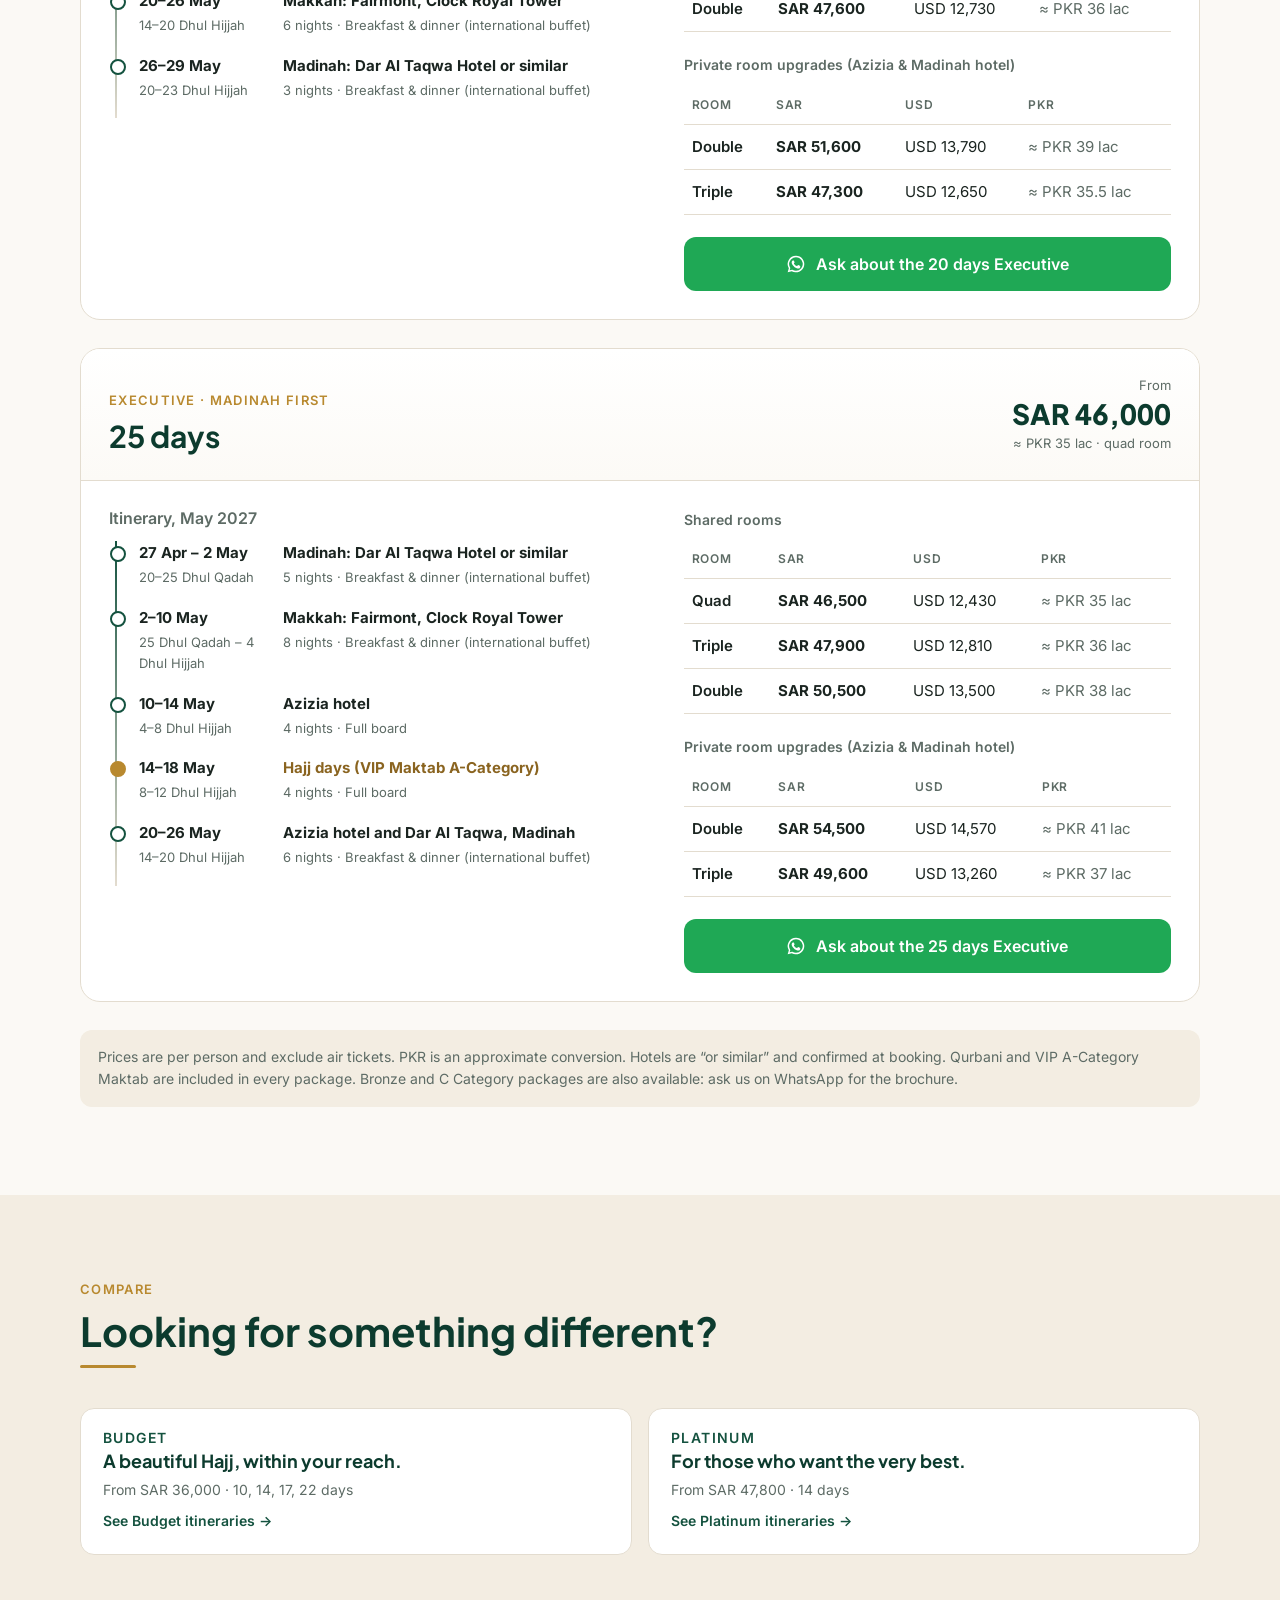
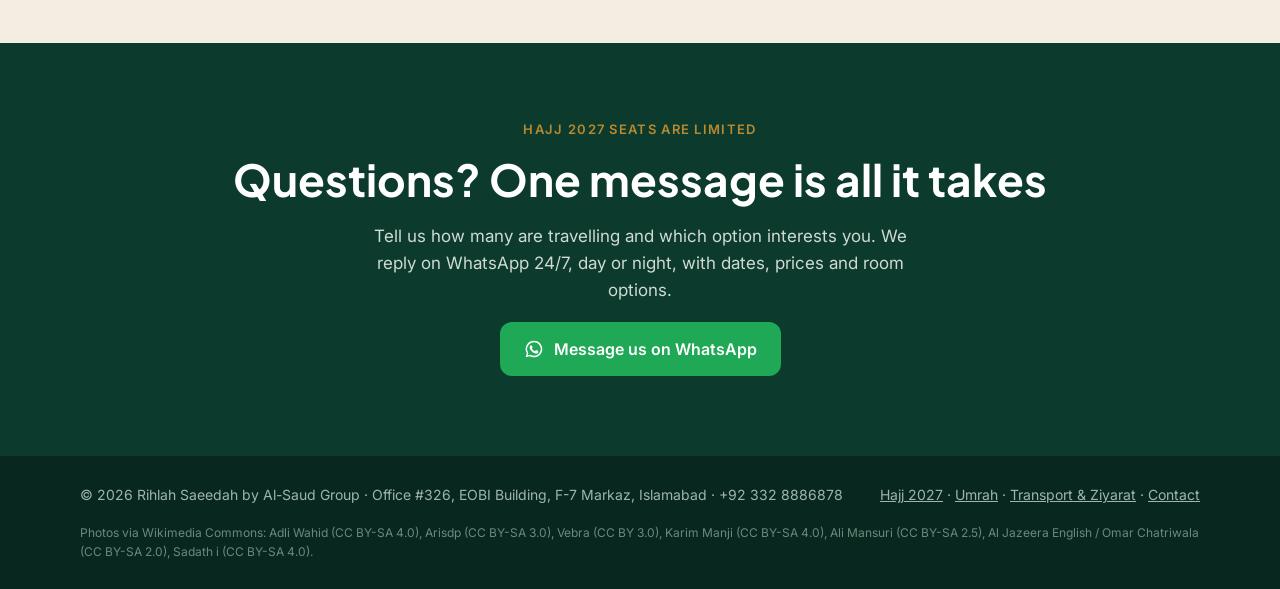
<file: hajj-executive.html>
<!doctype html><html lang="en"><head><meta charset="utf-8"><meta name="viewport" content="width=device-width,initial-scale=1,viewport-fit=cover">
<title>Executive Hajj Packages 2027 from Pakistan | Rihlah Saeedah</title><meta name="description" content="Executive Hajj 2027 packages: 10, 14, 17, 20, 25 days, from SAR 39,000 per person. Full itineraries, hotels and room prices.">
<link rel="preconnect" href="https://fonts.googleapis.com"><link rel="stylesheet" href="https://fonts.googleapis.com/css2?family=Plus+Jakarta+Sans:wght@500;700;800&family=Inter:wght@400;500;600&display=swap">
<link rel="stylesheet" href="styles.css">
<link rel="stylesheet" href="anim.css">
<script>(function(d){if(!(window.matchMedia&&matchMedia("(prefers-reduced-motion: reduce)").matches)){d.classList.add("anim");setTimeout(function(){if(!window.__animReady)d.classList.remove("anim")},2500)}})(document.documentElement)</script>
<script src="anim.js" defer></script>
<script src="menu.js" defer></script>
<meta name="robots" content="noindex, nofollow">
<!-- Visit tracking: Microsoft Clarity. Project zhpdzmc0x0. -->
<script>
(function(c,l,a,r,i,t,y){c[a]=c[a]||function(){(c[a].q=c[a].q||[]).push(arguments)};t=l.createElement(r);t.async=1;t.src="https://www.clarity.ms/tag/"+i;y=l.getElementsByTagName(r)[0];y.parentNode.insertBefore(t,y);})(window,document,"clarity","script","zhpdzmc0x0");
(function(){var k="demo_visitor",v=new URLSearchParams(location.search).get("v");try{if(v)sessionStorage.setItem(k,v);v=v||sessionStorage.getItem(k);}catch(e){}if(v)clarity("set","visitor",v);})();
</script>
</head><body><svg width="0" height="0" style="position:absolute" aria-hidden="true"><symbol id="wa" viewBox="0 0 24 24"><path fill="currentColor" d="M12 2a10 10 0 0 0-8.6 15.1L2 22l5-1.3A10 10 0 1 0 12 2zm0 18.2c-1.5 0-3-.4-4.3-1.2l-.3-.2-3 .8.8-2.9-.2-.3A8.2 8.2 0 1 1 12 20.2zm4.5-6.1c-.2-.1-1.5-.7-1.7-.8-.2-.1-.4-.1-.6.1l-.8 1c-.1.2-.3.2-.5.1a6.7 6.7 0 0 1-3.3-2.9c-.3-.4.2-.4.7-1.3.1-.2 0-.3 0-.4l-.8-1.8c-.2-.5-.4-.4-.6-.4h-.5c-.2 0-.4.1-.7.3-.2.3-.9.9-.9 2.2s.9 2.5 1 2.7c.1.2 1.8 2.8 4.4 3.9 1.6.7 2.3.8 3.1.6.5-.1 1.5-.6 1.7-1.2.2-.6.2-1.1.2-1.2-.1-.1-.3-.2-.5-.3z"/></symbol></svg>
<div class="concept">Redesign concept by Simcoe IT — not the live site. Photos are free-licence stand-ins for Rihlah Saeedah’s own group photos.</div>
<header class="top"><div class="in">
<a class="brand" href="index.html"><b>RIHLAH SAEEDAH</b><span>by Al-Saud Group</span></a>
<nav class="main" aria-label="Main"><a href="index.html#packages" aria-current="page">Hajj 2027</a><a href="umrah.html">Umrah</a><a href="transport.html">Transport &amp; Ziyarat</a><a href="contact.html">Contact</a></nav>
<div class="hdr-actions"><a class="lang" href="ur/hajj-executive.html" lang="ur" hreflang="ur">اردو</a><a class="btn btn-wa" target="_blank" rel="noopener" href="https://wa.me/923328886878?text=Assalam%20o%20Alaikum%2C%20I%20would%20like%20details%20of%20the%20Executive%20Hajj%202027%20packages."><svg class="wa-ico"><use href="#wa"/></svg>WhatsApp us</a></div>
</div></header>
<section class="phero"><div class="in">
<div><nav class="crumbs" aria-label="Breadcrumb"><a href="index.html">Home</a> / <a href="index.html#packages">Hajj 2027</a> / Executive</nav>
<span class="eyebrow">Hajj 2027 · 1448H · Executive</span><h1>Executive Hajj packages</h1><p class="lead">Comfort that lets you focus on what matters. Your Hajj should be filled with peace, not worries. Executive packages balance comfort and care, with 5-star stays in Madinah.</p>
<div class="facts"><div><small>From</small><b>SAR 39,000</b></div><div><small>Durations</small><b>10, 14, 17, 20, 25 days</b></div><div><small>Madinah</small><b>Dar Al Taqwa (5-star) or similar</b></div><div><small>Makkah</small><b>Azizia; Fairmont Clock Tower on longer stays</b></div></div></div>
<img class="photo" src="img/nabawi.jpg" alt="Courtyard umbrellas at Masjid an-Nabawi"></div></section>
<nav class="chips" aria-label="Package durations"><div class="in"><span>Choose a duration</span><a href="#p0">10 days<small>Madinah first</small></a><a href="#p1">14 days<small>Madinah first</small></a><a href="#p2">17 days<small>Madinah first</small></a><a href="#p3">20 days<small>Makkah first</small></a><a href="#p4">25 days<small>Madinah first</small></a></div></nav>
<section class="band"><div class="in itins"><article class="itin" id="p0">
<div class="itin-head"><div><span class="eyebrow">Executive · Madinah first</span><h2>10 days</h2></div>
<div class="itin-price"><small>From</small><b>SAR 39,000</b><small>≈ PKR 29 lac · quad room</small></div></div>
<div class="itin-body"><div><h3>Itinerary, May 2027</h3><ol class="timeline"><li><span class="when"><b>10–12 May</b><small>4–6 Dhul Hijjah</small></span><span class="what"><b>Madinah: Dar Al Taqwa Hotel or similar</b><small>2 nights · Breakfast &amp; dinner (international buffet)</small></span></li><li><span class="when"><b>12–14 May</b><small>6–8 Dhul Hijjah</small></span><span class="what"><b>Azizia hotel</b><small>2 nights · Full board</small></span></li><li class="hajjday"><span class="when"><b>14–18 May</b><small>8–12 Dhul Hijjah</small></span><span class="what"><b>Hajj days (VIP Maktab A-Category)</b><small>4 nights · Full board</small></span></li><li><span class="when"><b>18–20 May</b><small>12–14 Dhul Hijjah</small></span><span class="what"><b>Azizia hotel</b><small>2 nights · Full board</small></span></li></ol></div>
<div><table class="prices"><caption>Shared rooms</caption><thead><tr><th>Room</th><th>SAR</th><th>USD</th><th>PKR</th></tr></thead><tbody><tr><th scope="row">Quad</th><td><b>SAR 39,000</b></td><td>USD 10,430</td><td>≈ PKR 29 lac</td></tr><tr><th scope="row">Triple</th><td><b>SAR 39,800</b></td><td>USD 10,650</td><td>≈ PKR 30 lac</td></tr><tr><th scope="row">Double</th><td><b>SAR 41,000</b></td><td>USD 10,970</td><td>≈ PKR 31 lac</td></tr></tbody></table><table class="prices"><caption>Private room upgrades (Azizia &amp; Madinah hotel)</caption><thead><tr><th>Room</th><th>SAR</th><th>USD</th><th>PKR</th></tr></thead><tbody><tr><th scope="row">Double</th><td><b>SAR 45,000</b></td><td>USD 12,030</td><td>≈ PKR 34 lac</td></tr><tr><th scope="row">Triple</th><td><b>SAR 41,500</b></td><td>USD 11,100</td><td>≈ PKR 31 lac</td></tr></tbody></table>
<a class="btn btn-wa" target="_blank" rel="noopener" href="https://wa.me/923328886878?text=Assalam%20o%20Alaikum%2C%20I%20would%20like%20details%20of%20the%2010%20days%20Executive%20Hajj%202027%20package%20%28Madinah%20first%29."><svg class="wa-ico"><use href="#wa"/></svg>Ask about the 10 days Executive</a></div></div>
</article><article class="itin" id="p1">
<div class="itin-head"><div><span class="eyebrow">Executive · Madinah first</span><h2>14 days</h2></div>
<div class="itin-price"><small>From</small><b>SAR 40,600</b><small>≈ PKR 30.5 lac · quad room</small></div></div>
<div class="itin-body"><div><h3>Itinerary, May 2027</h3><ol class="timeline"><li><span class="when"><b>7–10 May</b><small>1–4 Dhul Hijjah</small></span><span class="what"><b>Madinah: Dar Al Taqwa Hotel or similar</b><small>3 nights · Breakfast &amp; dinner (international buffet)</small></span></li><li><span class="when"><b>10–14 May</b><small>4–8 Dhul Hijjah</small></span><span class="what"><b>Azizia hotel</b><small>4 nights · Full board</small></span></li><li class="hajjday"><span class="when"><b>14–18 May</b><small>8–12 Dhul Hijjah</small></span><span class="what"><b>Hajj days (VIP Maktab A-Category)</b><small>4 nights · Full board</small></span></li><li><span class="when"><b>18–20 May</b><small>12–14 Dhul Hijjah</small></span><span class="what"><b>Azizia hotel</b><small>2 nights · Full board</small></span></li></ol></div>
<div><table class="prices"><caption>Shared rooms</caption><thead><tr><th>Room</th><th>SAR</th><th>USD</th><th>PKR</th></tr></thead><tbody><tr><th scope="row">Quad</th><td><b>SAR 40,600</b></td><td>USD 10,860</td><td>≈ PKR 30.5 lac</td></tr><tr><th scope="row">Triple</th><td><b>SAR 41,600</b></td><td>USD 11,130</td><td>≈ PKR 31 lac</td></tr><tr><th scope="row">Double</th><td><b>SAR 43,600</b></td><td>USD 11,660</td><td>≈ PKR 33 lac</td></tr></tbody></table><table class="prices"><caption>Private room upgrades (Azizia &amp; Madinah hotel)</caption><thead><tr><th>Room</th><th>SAR</th><th>USD</th><th>PKR</th></tr></thead><tbody><tr><th scope="row">Double</th><td><b>SAR 47,600</b></td><td>USD 12,730</td><td>≈ PKR 36 lac</td></tr><tr><th scope="row">Triple</th><td><b>SAR 43,300</b></td><td>USD 11,580</td><td>≈ PKR 32.5 lac</td></tr></tbody></table>
<a class="btn btn-wa" target="_blank" rel="noopener" href="https://wa.me/923328886878?text=Assalam%20o%20Alaikum%2C%20I%20would%20like%20details%20of%20the%2014%20days%20Executive%20Hajj%202027%20package%20%28Madinah%20first%29."><svg class="wa-ico"><use href="#wa"/></svg>Ask about the 14 days Executive</a></div></div>
</article><article class="itin" id="p2">
<div class="itin-head"><div><span class="eyebrow">Executive · Madinah first</span><h2>17 days</h2></div>
<div class="itin-price"><small>From</small><b>SAR 41,900</b><small>≈ PKR 31 lac · quad room</small></div></div>
<div class="itin-body"><div><h3>Itinerary, May 2027</h3><ol class="timeline"><li><span class="when"><b>4–7 May</b><small>27 Dhul Qadah – 1 Dhul Hijjah</small></span><span class="what"><b>Madinah: Dar Al Taqwa Hotel or similar</b><small>3 nights · Breakfast &amp; dinner (international buffet)</small></span></li><li><span class="when"><b>7–10 May</b><small>1–4 Dhul Hijjah</small></span><span class="what"><b>Makkah: Fairmont, Clock Royal Tower</b><small>3 nights · Breakfast &amp; dinner (international buffet)</small></span></li><li><span class="when"><b>10–14 May</b><small>4–8 Dhul Hijjah</small></span><span class="what"><b>Azizia hotel</b><small>4 nights · Full board</small></span></li><li class="hajjday"><span class="when"><b>14–18 May</b><small>8–12 Dhul Hijjah</small></span><span class="what"><b>Hajj days (VIP Maktab A-Category)</b><small>4 nights · Full board</small></span></li><li><span class="when"><b>18–20 May</b><small>12–14 Dhul Hijjah</small></span><span class="what"><b>Azizia hotel</b><small>2 nights · Full board</small></span></li></ol></div>
<div><table class="prices"><caption>Shared rooms</caption><thead><tr><th>Room</th><th>SAR</th><th>USD</th><th>PKR</th></tr></thead><tbody><tr><th scope="row">Quad</th><td><b>SAR 41,900</b></td><td>USD 11,210</td><td>≈ PKR 31 lac</td></tr><tr><th scope="row">Triple</th><td><b>SAR 42,900</b></td><td>USD 11,470</td><td>≈ PKR 32 lac</td></tr><tr><th scope="row">Double</th><td><b>SAR 44,500</b></td><td>USD 11,900</td><td>≈ PKR 33 lac</td></tr></tbody></table><table class="prices"><caption>Private room upgrades (Azizia &amp; Madinah hotel)</caption><thead><tr><th>Room</th><th>SAR</th><th>USD</th><th>PKR</th></tr></thead><tbody><tr><th scope="row">Double</th><td><b>SAR 48,500</b></td><td>USD 12,930</td><td>≈ PKR 36 lac</td></tr><tr><th scope="row">Triple</th><td><b>SAR 44,600</b></td><td>USD 11,930</td><td>≈ PKR 33.5 lac</td></tr></tbody></table>
<a class="btn btn-wa" target="_blank" rel="noopener" href="https://wa.me/923328886878?text=Assalam%20o%20Alaikum%2C%20I%20would%20like%20details%20of%20the%2017%20days%20Executive%20Hajj%202027%20package%20%28Madinah%20first%29."><svg class="wa-ico"><use href="#wa"/></svg>Ask about the 17 days Executive</a></div></div>
</article><article class="itin" id="p3">
<div class="itin-head"><div><span class="eyebrow">Executive · Makkah first</span><h2>20 days</h2></div>
<div class="itin-price"><small>From</small><b>SAR 44,300</b><small>≈ PKR 33 lac · quad room</small></div></div>
<div class="itin-body"><div><h3>Itinerary, May 2027</h3><ol class="timeline"><li><span class="when"><b>10–14 May</b><small>4–8 Dhul Hijjah</small></span><span class="what"><b>Azizia hotel</b><small>4 nights · Full board</small></span></li><li class="hajjday"><span class="when"><b>14–18 May</b><small>8–12 Dhul Hijjah</small></span><span class="what"><b>Hajj days (VIP Maktab A-Category)</b><small>4 nights · Full board</small></span></li><li><span class="when"><b>20–26 May</b><small>14–20 Dhul Hijjah</small></span><span class="what"><b>Makkah: Fairmont, Clock Royal Tower</b><small>6 nights · Breakfast &amp; dinner (international buffet)</small></span></li><li><span class="when"><b>26–29 May</b><small>20–23 Dhul Hijjah</small></span><span class="what"><b>Madinah: Dar Al Taqwa Hotel or similar</b><small>3 nights · Breakfast &amp; dinner (international buffet)</small></span></li></ol></div>
<div><table class="prices"><caption>Shared rooms</caption><thead><tr><th>Room</th><th>SAR</th><th>USD</th><th>PKR</th></tr></thead><tbody><tr><th scope="row">Quad</th><td><b>SAR 44,300</b></td><td>USD 11,850</td><td>≈ PKR 33 lac</td></tr><tr><th scope="row">Triple</th><td><b>SAR 45,600</b></td><td>USD 12,190</td><td>≈ PKR 34 lac</td></tr><tr><th scope="row">Double</th><td><b>SAR 47,600</b></td><td>USD 12,730</td><td>≈ PKR 36 lac</td></tr></tbody></table><table class="prices"><caption>Private room upgrades (Azizia &amp; Madinah hotel)</caption><thead><tr><th>Room</th><th>SAR</th><th>USD</th><th>PKR</th></tr></thead><tbody><tr><th scope="row">Double</th><td><b>SAR 51,600</b></td><td>USD 13,790</td><td>≈ PKR 39 lac</td></tr><tr><th scope="row">Triple</th><td><b>SAR 47,300</b></td><td>USD 12,650</td><td>≈ PKR 35.5 lac</td></tr></tbody></table>
<a class="btn btn-wa" target="_blank" rel="noopener" href="https://wa.me/923328886878?text=Assalam%20o%20Alaikum%2C%20I%20would%20like%20details%20of%20the%2020%20days%20Executive%20Hajj%202027%20package%20%28Makkah%20first%29."><svg class="wa-ico"><use href="#wa"/></svg>Ask about the 20 days Executive</a></div></div>
</article><article class="itin" id="p4">
<div class="itin-head"><div><span class="eyebrow">Executive · Madinah first</span><h2>25 days</h2></div>
<div class="itin-price"><small>From</small><b>SAR 46,500</b><small>≈ PKR 35 lac · quad room</small></div></div>
<div class="itin-body"><div><h3>Itinerary, May 2027</h3><ol class="timeline"><li><span class="when"><b>27 Apr – 2 May</b><small>20–25 Dhul Qadah</small></span><span class="what"><b>Madinah: Dar Al Taqwa Hotel or similar</b><small>5 nights · Breakfast &amp; dinner (international buffet)</small></span></li><li><span class="when"><b>2–10 May</b><small>25 Dhul Qadah – 4 Dhul Hijjah</small></span><span class="what"><b>Makkah: Fairmont, Clock Royal Tower</b><small>8 nights · Breakfast &amp; dinner (international buffet)</small></span></li><li><span class="when"><b>10–14 May</b><small>4–8 Dhul Hijjah</small></span><span class="what"><b>Azizia hotel</b><small>4 nights · Full board</small></span></li><li class="hajjday"><span class="when"><b>14–18 May</b><small>8–12 Dhul Hijjah</small></span><span class="what"><b>Hajj days (VIP Maktab A-Category)</b><small>4 nights · Full board</small></span></li><li><span class="when"><b>20–26 May</b><small>14–20 Dhul Hijjah</small></span><span class="what"><b>Azizia hotel and Dar Al Taqwa, Madinah</b><small>6 nights · Breakfast &amp; dinner (international buffet)</small></span></li></ol></div>
<div><table class="prices"><caption>Shared rooms</caption><thead><tr><th>Room</th><th>SAR</th><th>USD</th><th>PKR</th></tr></thead><tbody><tr><th scope="row">Quad</th><td><b>SAR 46,500</b></td><td>USD 12,430</td><td>≈ PKR 35 lac</td></tr><tr><th scope="row">Triple</th><td><b>SAR 47,900</b></td><td>USD 12,810</td><td>≈ PKR 36 lac</td></tr><tr><th scope="row">Double</th><td><b>SAR 50,500</b></td><td>USD 13,500</td><td>≈ PKR 38 lac</td></tr></tbody></table><table class="prices"><caption>Private room upgrades (Azizia &amp; Madinah hotel)</caption><thead><tr><th>Room</th><th>SAR</th><th>USD</th><th>PKR</th></tr></thead><tbody><tr><th scope="row">Double</th><td><b>SAR 54,500</b></td><td>USD 14,570</td><td>≈ PKR 41 lac</td></tr><tr><th scope="row">Triple</th><td><b>SAR 49,600</b></td><td>USD 13,260</td><td>≈ PKR 37 lac</td></tr></tbody></table>
<a class="btn btn-wa" target="_blank" rel="noopener" href="https://wa.me/923328886878?text=Assalam%20o%20Alaikum%2C%20I%20would%20like%20details%20of%20the%2025%20days%20Executive%20Hajj%202027%20package%20%28Madinah%20first%29."><svg class="wa-ico"><use href="#wa"/></svg>Ask about the 25 days Executive</a></div></div>
</article>
<p class="note">Prices are per person and exclude air tickets. PKR is an approximate conversion. Hotels are “or similar” and confirmed at booking. Qurbani and VIP A-Category Maktab are included in every package. Bronze and C Category packages are also available: ask us on WhatsApp for the brochure.</p></div></section>
<section class="band included"><div class="in"><div class="head"><span class="eyebrow">Compare</span><h2>Looking for something different?</h2></div><div class="svc two-up"><a href="hajj-budget.html"><span class="eyebrow">Budget</span><h3>A beautiful Hajj, within your reach.</h3><p>From SAR 36,000 · 10, 14, 17, 22 days</p><span>See Budget itineraries →</span></a><a href="hajj-platinum.html"><span class="eyebrow">Platinum</span><h3>For those who want the very best.</h3><p>From SAR 47,800 · 14 days</p><span>See Platinum itineraries →</span></a></div></div></section>
<section class="final"><div class="in"><span class="eyebrow">Hajj 2027 seats are limited</span><h2>Questions? One message is all it takes</h2>
<p>Tell us how many are travelling and which option interests you. We reply on WhatsApp 24/7, day or night, with dates, prices and room options.</p>
<a class="btn btn-wa" target="_blank" rel="noopener" href="https://wa.me/923328886878?text=Assalam%20o%20Alaikum%2C%20I%20would%20like%20details%20of%20the%20Executive%20Hajj%202027%20packages."><svg class="wa-ico"><use href="#wa"/></svg>Message us on WhatsApp</a></div></section>
<footer><div class="in"><span>© 2026 Rihlah Saeedah by Al-Saud Group · Office #326, EOBI Building, F-7 Markaz, Islamabad · +92 332 8886878</span>
<span><a href="index.html#packages">Hajj 2027</a> · <a href="umrah.html">Umrah</a> · <a href="transport.html">Transport &amp; Ziyarat</a> · <a href="contact.html">Contact</a></span>
<span class="credits">Photos via Wikimedia Commons: Adli Wahid (CC BY-SA 4.0), Arisdp (CC BY-SA 3.0), Vebra (CC BY 3.0), Karim Manji (CC BY-SA 4.0), Ali Mansuri (CC BY-SA 2.5), Al Jazeera English / Omar Chatriwala (CC BY-SA 2.0), Sadath i (CC BY-SA 4.0).</span></div></footer>
<a class="float-wa" target="_blank" rel="noopener" href="https://wa.me/923328886878?text=Assalam%20o%20Alaikum%2C%20I%20would%20like%20details%20of%20the%20Executive%20Hajj%202027%20packages." aria-label="WhatsApp us, we reply 24/7"><svg class="wa-ico"><use href="#wa"/></svg><span>WhatsApp · 24/7</span></a>
</body></html>
</file>
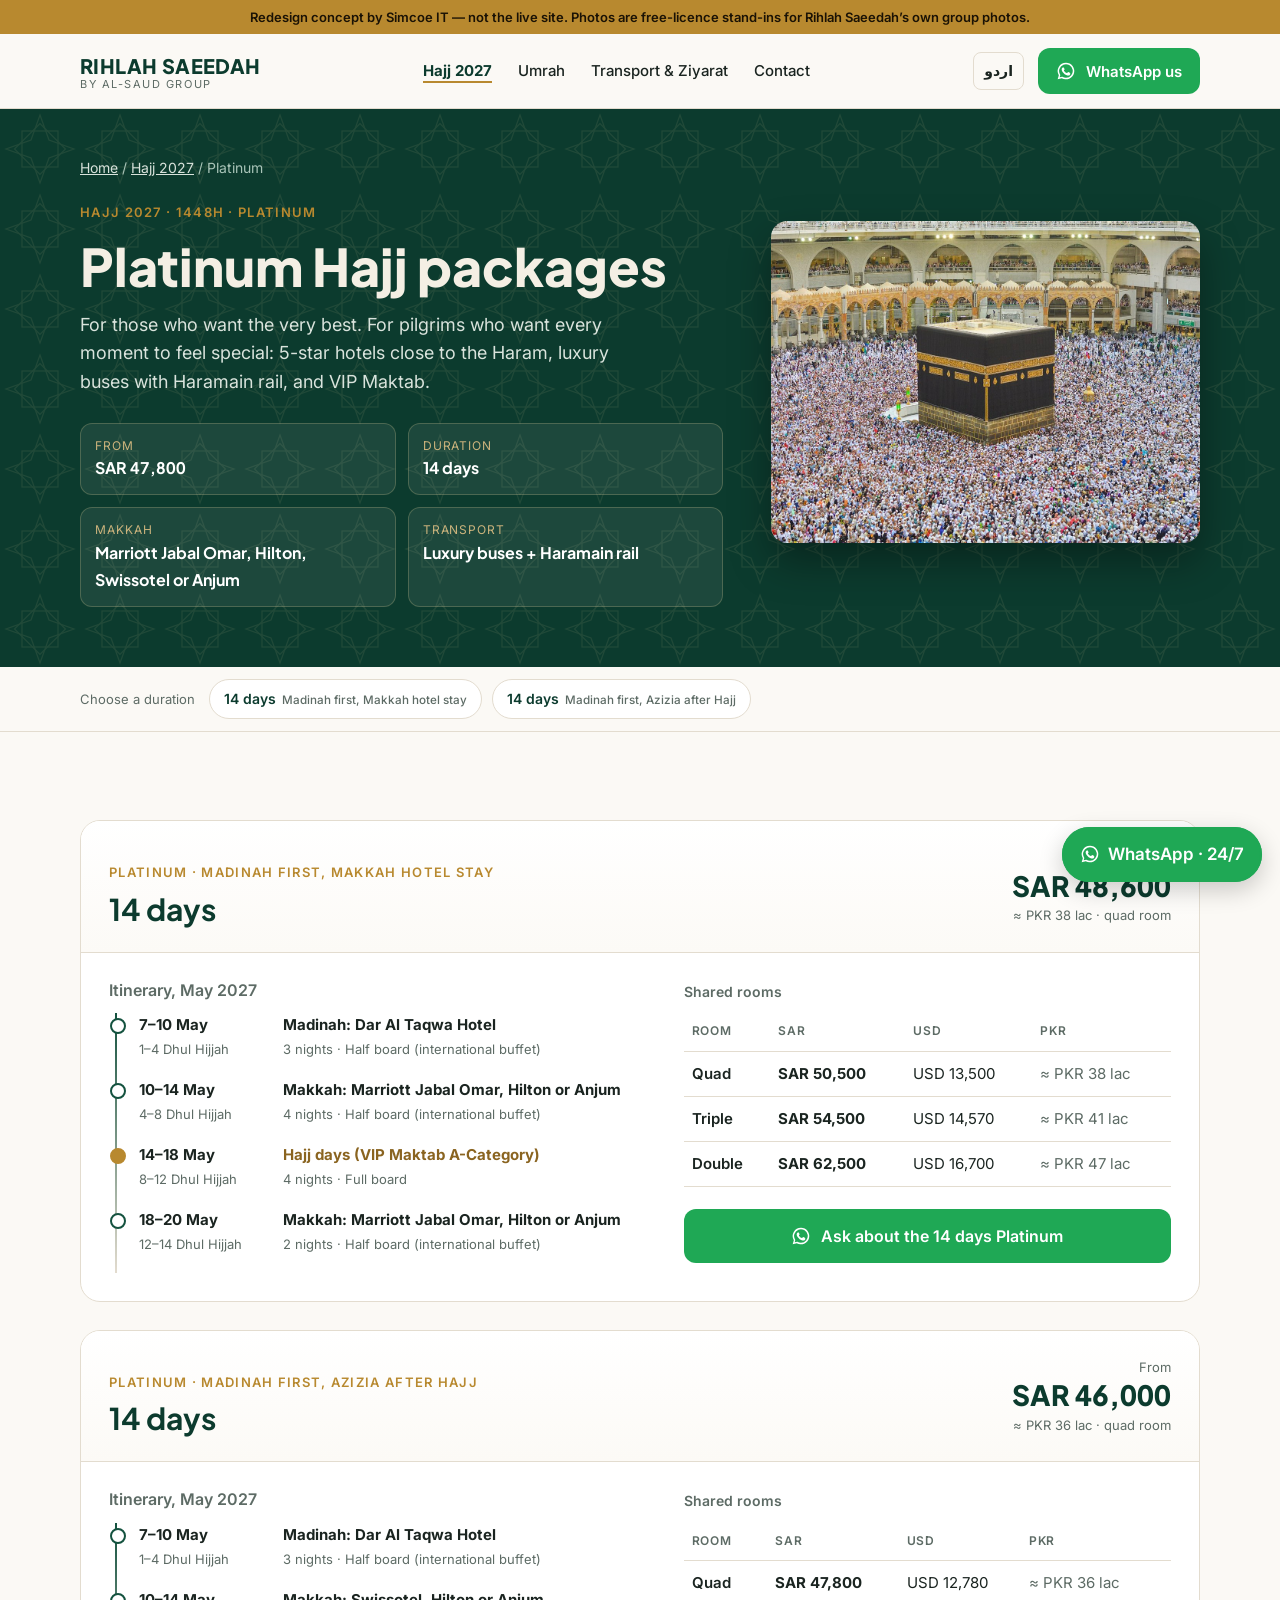
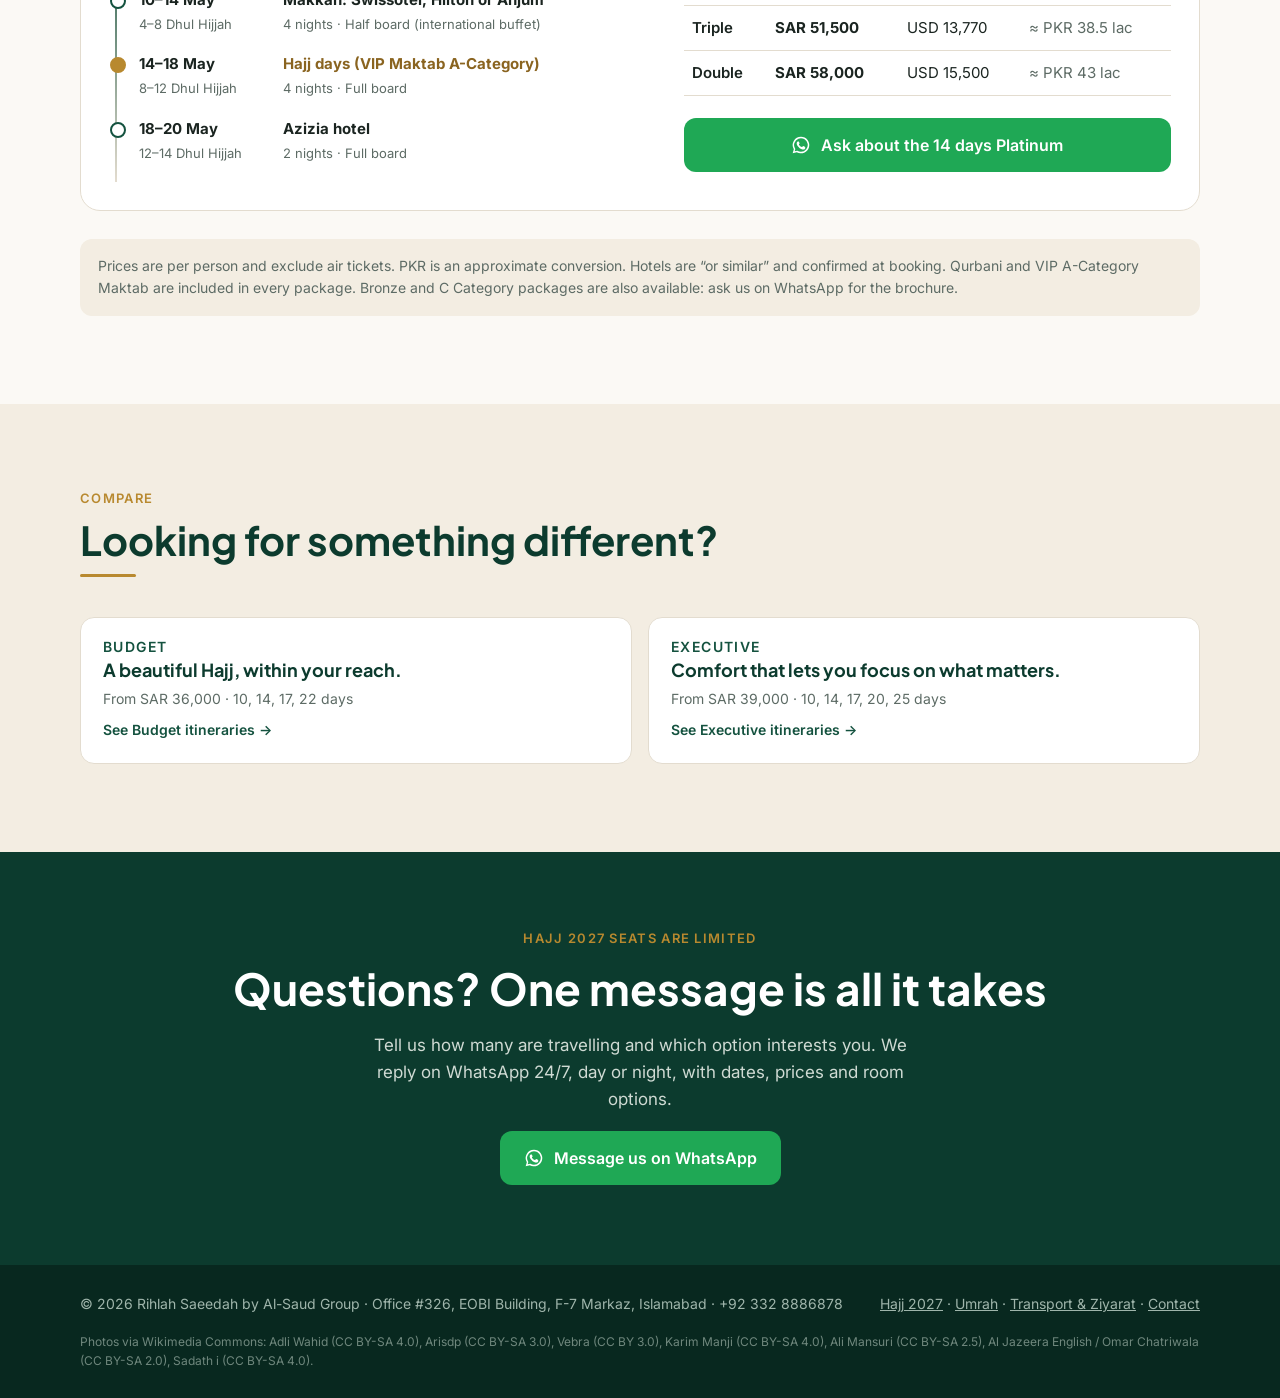
<file: hajj-platinum.html>
<!doctype html><html lang="en"><head><meta charset="utf-8"><meta name="viewport" content="width=device-width,initial-scale=1,viewport-fit=cover">
<title>Platinum Hajj Packages 2027 from Pakistan | Rihlah Saeedah</title><meta name="description" content="Platinum Hajj 2027 packages: 14 days, from SAR 47,800 per person. Full itineraries, hotels and room prices.">
<link rel="preconnect" href="https://fonts.googleapis.com"><link rel="stylesheet" href="https://fonts.googleapis.com/css2?family=Plus+Jakarta+Sans:wght@500;700;800&family=Inter:wght@400;500;600&display=swap">
<link rel="stylesheet" href="styles.css">
<link rel="stylesheet" href="anim.css">
<script>(function(d){if(!(window.matchMedia&&matchMedia("(prefers-reduced-motion: reduce)").matches)){d.classList.add("anim");setTimeout(function(){if(!window.__animReady)d.classList.remove("anim")},2500)}})(document.documentElement)</script>
<script src="anim.js" defer></script>
<script src="menu.js" defer></script>
<meta name="robots" content="noindex, nofollow">
<!-- Visit tracking: Microsoft Clarity. Project zhpdzmc0x0. -->
<script>
(function(c,l,a,r,i,t,y){c[a]=c[a]||function(){(c[a].q=c[a].q||[]).push(arguments)};t=l.createElement(r);t.async=1;t.src="https://www.clarity.ms/tag/"+i;y=l.getElementsByTagName(r)[0];y.parentNode.insertBefore(t,y);})(window,document,"clarity","script","zhpdzmc0x0");
(function(){var k="demo_visitor",v=new URLSearchParams(location.search).get("v");try{if(v)sessionStorage.setItem(k,v);v=v||sessionStorage.getItem(k);}catch(e){}if(v)clarity("set","visitor",v);})();
</script>
</head><body><svg width="0" height="0" style="position:absolute" aria-hidden="true"><symbol id="wa" viewBox="0 0 24 24"><path fill="currentColor" d="M12 2a10 10 0 0 0-8.6 15.1L2 22l5-1.3A10 10 0 1 0 12 2zm0 18.2c-1.5 0-3-.4-4.3-1.2l-.3-.2-3 .8.8-2.9-.2-.3A8.2 8.2 0 1 1 12 20.2zm4.5-6.1c-.2-.1-1.5-.7-1.7-.8-.2-.1-.4-.1-.6.1l-.8 1c-.1.2-.3.2-.5.1a6.7 6.7 0 0 1-3.3-2.9c-.3-.4.2-.4.7-1.3.1-.2 0-.3 0-.4l-.8-1.8c-.2-.5-.4-.4-.6-.4h-.5c-.2 0-.4.1-.7.3-.2.3-.9.9-.9 2.2s.9 2.5 1 2.7c.1.2 1.8 2.8 4.4 3.9 1.6.7 2.3.8 3.1.6.5-.1 1.5-.6 1.7-1.2.2-.6.2-1.1.2-1.2-.1-.1-.3-.2-.5-.3z"/></symbol></svg>
<div class="concept">Redesign concept by Simcoe IT — not the live site. Photos are free-licence stand-ins for Rihlah Saeedah’s own group photos.</div>
<header class="top"><div class="in">
<a class="brand" href="index.html"><b>RIHLAH SAEEDAH</b><span>by Al-Saud Group</span></a>
<nav class="main" aria-label="Main"><a href="index.html#packages" aria-current="page">Hajj 2027</a><a href="umrah.html">Umrah</a><a href="transport.html">Transport &amp; Ziyarat</a><a href="contact.html">Contact</a></nav>
<div class="hdr-actions"><a class="lang" href="ur/hajj-platinum.html" lang="ur" hreflang="ur">اردو</a><a class="btn btn-wa" target="_blank" rel="noopener" href="https://wa.me/923328886878?text=Assalam%20o%20Alaikum%2C%20I%20would%20like%20details%20of%20the%20Platinum%20Hajj%202027%20packages."><svg class="wa-ico"><use href="#wa"/></svg>WhatsApp us</a></div>
</div></header>
<section class="phero"><div class="in">
<div><nav class="crumbs" aria-label="Breadcrumb"><a href="index.html">Home</a> / <a href="index.html#packages">Hajj 2027</a> / Platinum</nav>
<span class="eyebrow">Hajj 2027 · 1448H · Platinum</span><h1>Platinum Hajj packages</h1><p class="lead">For those who want the very best. For pilgrims who want every moment to feel special: 5-star hotels close to the Haram, luxury buses with Haramain rail, and VIP Maktab.</p>
<div class="facts"><div><small>From</small><b>SAR 47,800</b></div><div><small>Duration</small><b>14 days</b></div><div><small>Makkah</small><b>Marriott Jabal Omar, Hilton, Swissotel or Anjum</b></div><div><small>Transport</small><b>Luxury buses + Haramain rail</b></div></div></div>
<img class="photo" src="img/kaaba-hajj.jpg" alt="Pilgrims around the Kaaba during Hajj"></div></section>
<nav class="chips" aria-label="Package durations"><div class="in"><span>Choose a duration</span><a href="#p0">14 days<small>Madinah first, Makkah hotel stay</small></a><a href="#p1">14 days<small>Madinah first, Azizia after Hajj</small></a></div></nav>
<section class="band"><div class="in itins"><article class="itin" id="p0">
<div class="itin-head"><div><span class="eyebrow">Platinum · Madinah first, Makkah hotel stay</span><h2>14 days</h2></div>
<div class="itin-price"><small>From</small><b>SAR 50,500</b><small>≈ PKR 38 lac · quad room</small></div></div>
<div class="itin-body"><div><h3>Itinerary, May 2027</h3><ol class="timeline"><li><span class="when"><b>7–10 May</b><small>1–4 Dhul Hijjah</small></span><span class="what"><b>Madinah: Dar Al Taqwa Hotel</b><small>3 nights · Half board (international buffet)</small></span></li><li><span class="when"><b>10–14 May</b><small>4–8 Dhul Hijjah</small></span><span class="what"><b>Makkah: Marriott Jabal Omar, Hilton or Anjum</b><small>4 nights · Half board (international buffet)</small></span></li><li class="hajjday"><span class="when"><b>14–18 May</b><small>8–12 Dhul Hijjah</small></span><span class="what"><b>Hajj days (VIP Maktab A-Category)</b><small>4 nights · Full board</small></span></li><li><span class="when"><b>18–20 May</b><small>12–14 Dhul Hijjah</small></span><span class="what"><b>Makkah: Marriott Jabal Omar, Hilton or Anjum</b><small>2 nights · Half board (international buffet)</small></span></li></ol></div>
<div><table class="prices"><caption>Shared rooms</caption><thead><tr><th>Room</th><th>SAR</th><th>USD</th><th>PKR</th></tr></thead><tbody><tr><th scope="row">Quad</th><td><b>SAR 50,500</b></td><td>USD 13,500</td><td>≈ PKR 38 lac</td></tr><tr><th scope="row">Triple</th><td><b>SAR 54,500</b></td><td>USD 14,570</td><td>≈ PKR 41 lac</td></tr><tr><th scope="row">Double</th><td><b>SAR 62,500</b></td><td>USD 16,700</td><td>≈ PKR 47 lac</td></tr></tbody></table>
<a class="btn btn-wa" target="_blank" rel="noopener" href="https://wa.me/923328886878?text=Assalam%20o%20Alaikum%2C%20I%20would%20like%20details%20of%20the%2014%20days%20Platinum%20Hajj%202027%20package%20%28Madinah%20first%2C%20Makkah%20hotel%20stay%29."><svg class="wa-ico"><use href="#wa"/></svg>Ask about the 14 days Platinum</a></div></div>
</article><article class="itin" id="p1">
<div class="itin-head"><div><span class="eyebrow">Platinum · Madinah first, Azizia after Hajj</span><h2>14 days</h2></div>
<div class="itin-price"><small>From</small><b>SAR 47,800</b><small>≈ PKR 36 lac · quad room</small></div></div>
<div class="itin-body"><div><h3>Itinerary, May 2027</h3><ol class="timeline"><li><span class="when"><b>7–10 May</b><small>1–4 Dhul Hijjah</small></span><span class="what"><b>Madinah: Dar Al Taqwa Hotel</b><small>3 nights · Half board (international buffet)</small></span></li><li><span class="when"><b>10–14 May</b><small>4–8 Dhul Hijjah</small></span><span class="what"><b>Makkah: Swissotel, Hilton or Anjum</b><small>4 nights · Half board (international buffet)</small></span></li><li class="hajjday"><span class="when"><b>14–18 May</b><small>8–12 Dhul Hijjah</small></span><span class="what"><b>Hajj days (VIP Maktab A-Category)</b><small>4 nights · Full board</small></span></li><li><span class="when"><b>18–20 May</b><small>12–14 Dhul Hijjah</small></span><span class="what"><b>Azizia hotel</b><small>2 nights · Full board</small></span></li></ol></div>
<div><table class="prices"><caption>Shared rooms</caption><thead><tr><th>Room</th><th>SAR</th><th>USD</th><th>PKR</th></tr></thead><tbody><tr><th scope="row">Quad</th><td><b>SAR 47,800</b></td><td>USD 12,780</td><td>≈ PKR 36 lac</td></tr><tr><th scope="row">Triple</th><td><b>SAR 51,500</b></td><td>USD 13,770</td><td>≈ PKR 38.5 lac</td></tr><tr><th scope="row">Double</th><td><b>SAR 58,000</b></td><td>USD 15,500</td><td>≈ PKR 43 lac</td></tr></tbody></table>
<a class="btn btn-wa" target="_blank" rel="noopener" href="https://wa.me/923328886878?text=Assalam%20o%20Alaikum%2C%20I%20would%20like%20details%20of%20the%2014%20days%20Platinum%20Hajj%202027%20package%20%28Madinah%20first%2C%20Azizia%20after%20Hajj%29."><svg class="wa-ico"><use href="#wa"/></svg>Ask about the 14 days Platinum</a></div></div>
</article>
<p class="note">Prices are per person and exclude air tickets. PKR is an approximate conversion. Hotels are “or similar” and confirmed at booking. Qurbani and VIP A-Category Maktab are included in every package. Bronze and C Category packages are also available: ask us on WhatsApp for the brochure.</p></div></section>
<section class="band included"><div class="in"><div class="head"><span class="eyebrow">Compare</span><h2>Looking for something different?</h2></div><div class="svc two-up"><a href="hajj-budget.html"><span class="eyebrow">Budget</span><h3>A beautiful Hajj, within your reach.</h3><p>From SAR 36,000 · 10, 14, 17, 22 days</p><span>See Budget itineraries →</span></a><a href="hajj-executive.html"><span class="eyebrow">Executive</span><h3>Comfort that lets you focus on what matters.</h3><p>From SAR 39,000 · 10, 14, 17, 20, 25 days</p><span>See Executive itineraries →</span></a></div></div></section>
<section class="final"><div class="in"><span class="eyebrow">Hajj 2027 seats are limited</span><h2>Questions? One message is all it takes</h2>
<p>Tell us how many are travelling and which option interests you. We reply on WhatsApp 24/7, day or night, with dates, prices and room options.</p>
<a class="btn btn-wa" target="_blank" rel="noopener" href="https://wa.me/923328886878?text=Assalam%20o%20Alaikum%2C%20I%20would%20like%20details%20of%20the%20Platinum%20Hajj%202027%20packages."><svg class="wa-ico"><use href="#wa"/></svg>Message us on WhatsApp</a></div></section>
<footer><div class="in"><span>© 2026 Rihlah Saeedah by Al-Saud Group · Office #326, EOBI Building, F-7 Markaz, Islamabad · +92 332 8886878</span>
<span><a href="index.html#packages">Hajj 2027</a> · <a href="umrah.html">Umrah</a> · <a href="transport.html">Transport &amp; Ziyarat</a> · <a href="contact.html">Contact</a></span>
<span class="credits">Photos via Wikimedia Commons: Adli Wahid (CC BY-SA 4.0), Arisdp (CC BY-SA 3.0), Vebra (CC BY 3.0), Karim Manji (CC BY-SA 4.0), Ali Mansuri (CC BY-SA 2.5), Al Jazeera English / Omar Chatriwala (CC BY-SA 2.0), Sadath i (CC BY-SA 4.0).</span></div></footer>
<a class="float-wa" target="_blank" rel="noopener" href="https://wa.me/923328886878?text=Assalam%20o%20Alaikum%2C%20I%20would%20like%20details%20of%20the%20Platinum%20Hajj%202027%20packages." aria-label="WhatsApp us, we reply 24/7"><svg class="wa-ico"><use href="#wa"/></svg><span>WhatsApp · 24/7</span></a>
</body></html>
</file>
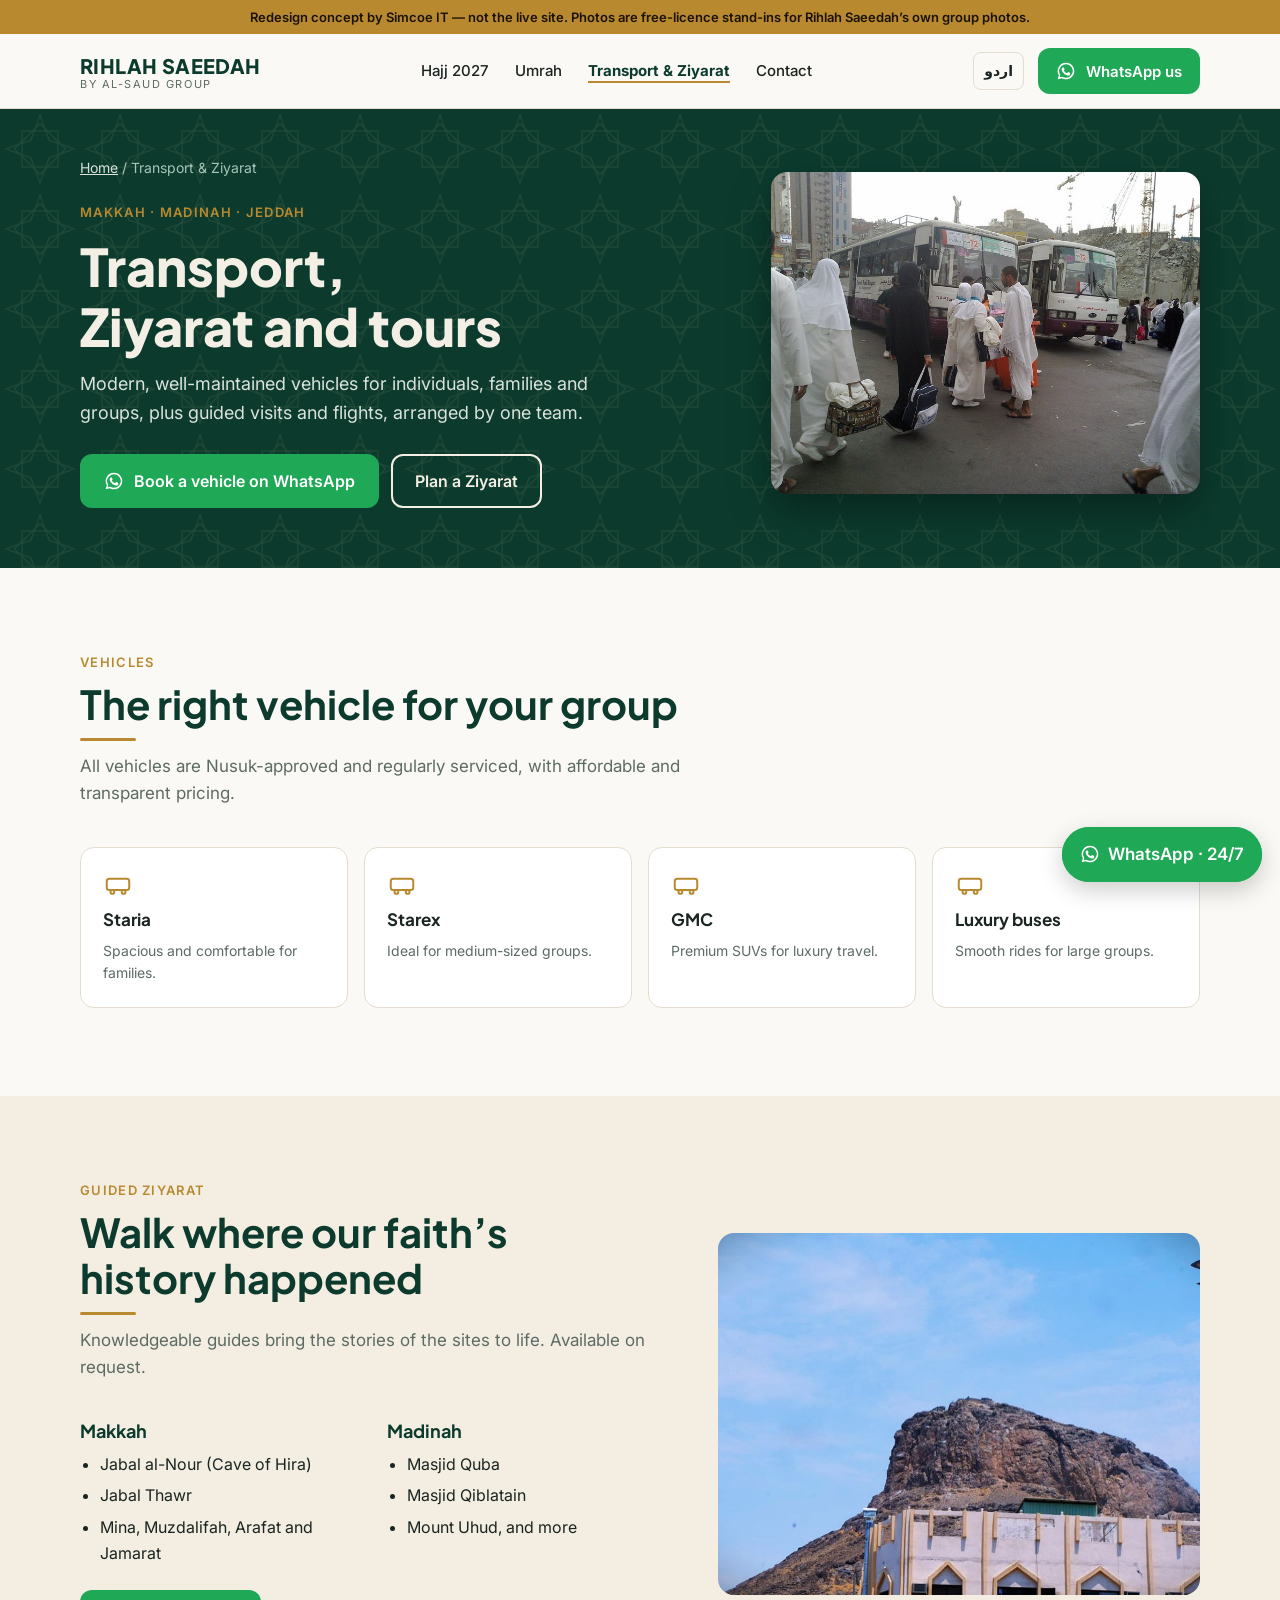
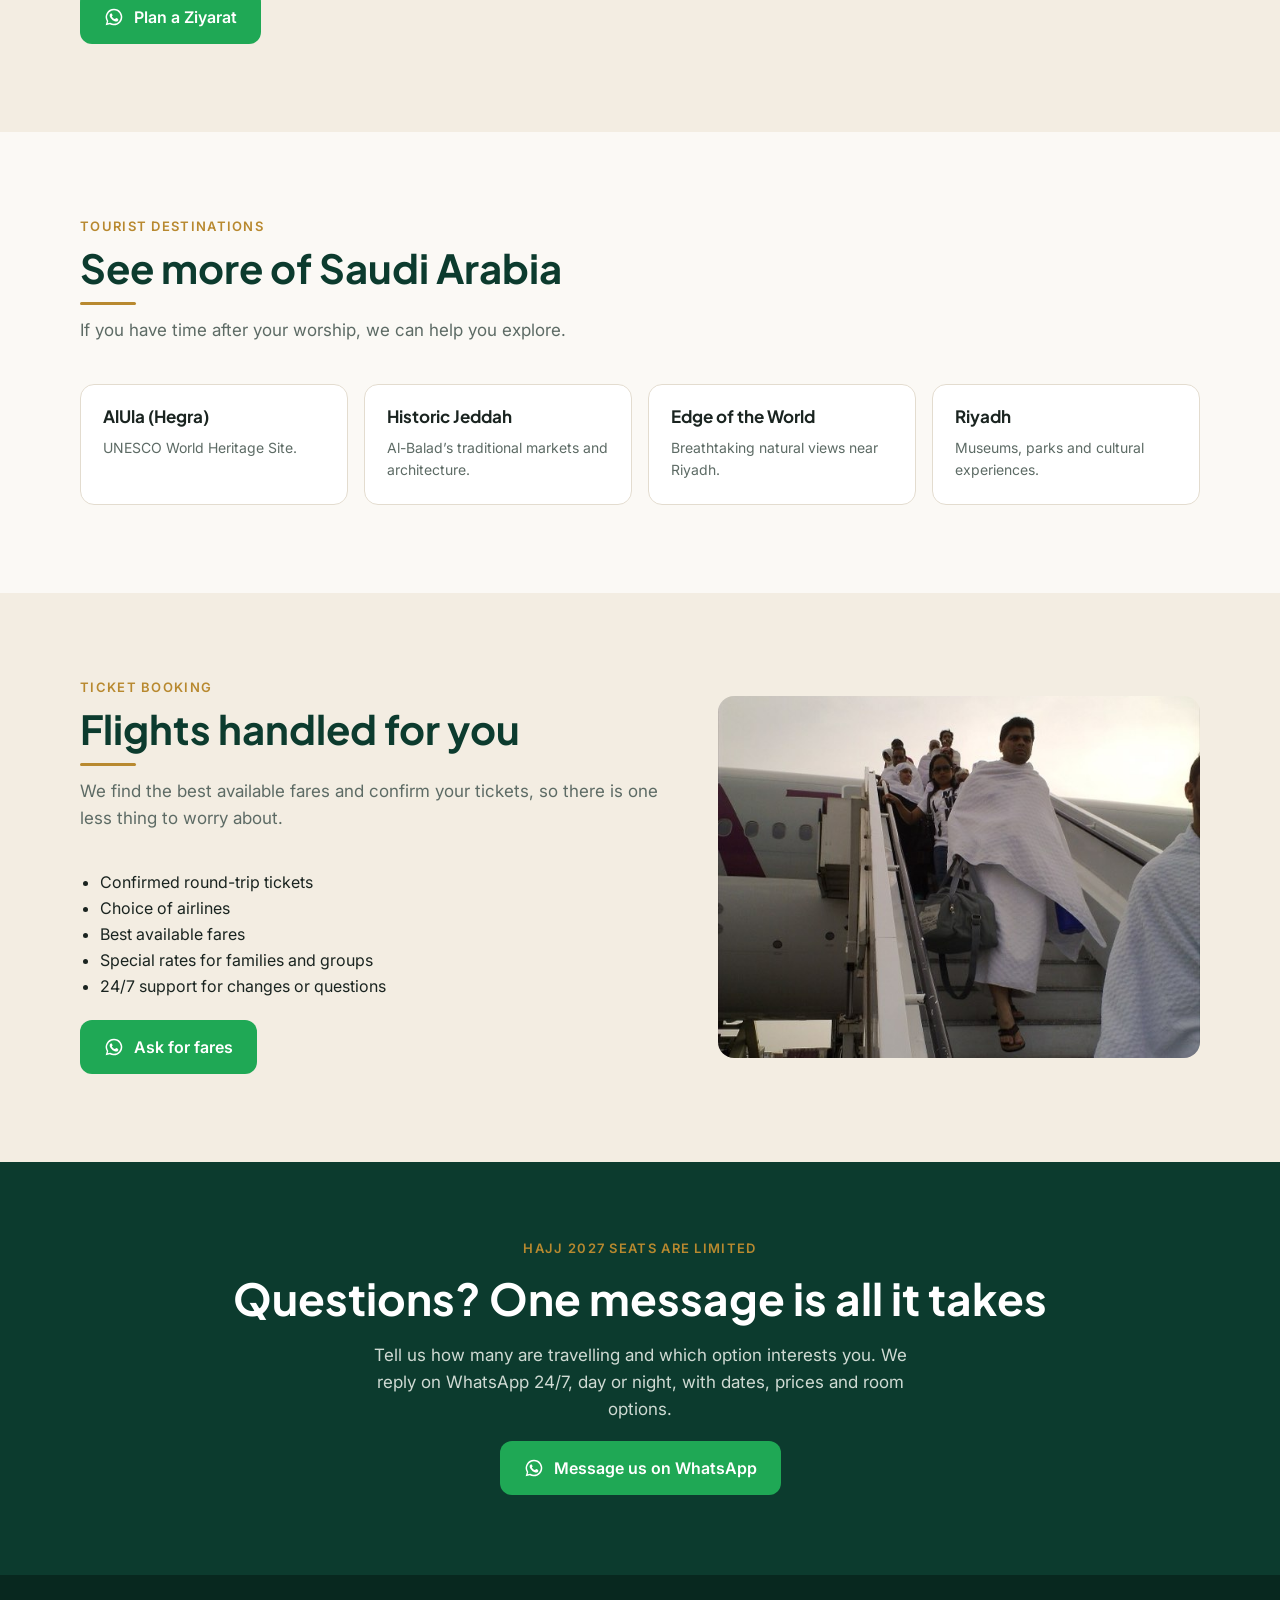
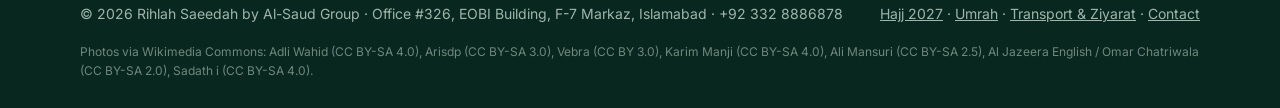
<file: transport.html>
<!doctype html><html lang="en"><head><meta charset="utf-8"><meta name="viewport" content="width=device-width,initial-scale=1,viewport-fit=cover">
<title>Transport, Ziyarat &amp; Tours in Saudi Arabia | Rihlah Saeedah</title><meta name="description" content="Nusuk-approved Staria, Starex, GMC and luxury buses across Makkah, Madinah and Jeddah, plus guided Ziyarat, tours and flight booking.">
<link rel="preconnect" href="https://fonts.googleapis.com"><link rel="stylesheet" href="https://fonts.googleapis.com/css2?family=Plus+Jakarta+Sans:wght@500;700;800&family=Inter:wght@400;500;600&display=swap">
<link rel="stylesheet" href="styles.css">
<link rel="stylesheet" href="anim.css">
<script>(function(d){if(!(window.matchMedia&&matchMedia("(prefers-reduced-motion: reduce)").matches)){d.classList.add("anim");setTimeout(function(){if(!window.__animReady)d.classList.remove("anim")},2500)}})(document.documentElement)</script>
<script src="anim.js" defer></script>
<script src="menu.js" defer></script>
<meta name="robots" content="noindex, nofollow">
<!-- Visit tracking: Microsoft Clarity. Project zhpdzmc0x0. -->
<script>
(function(c,l,a,r,i,t,y){c[a]=c[a]||function(){(c[a].q=c[a].q||[]).push(arguments)};t=l.createElement(r);t.async=1;t.src="https://www.clarity.ms/tag/"+i;y=l.getElementsByTagName(r)[0];y.parentNode.insertBefore(t,y);})(window,document,"clarity","script","zhpdzmc0x0");
(function(){var k="demo_visitor",v=new URLSearchParams(location.search).get("v");try{if(v)sessionStorage.setItem(k,v);v=v||sessionStorage.getItem(k);}catch(e){}if(v)clarity("set","visitor",v);})();
</script>
</head><body><svg width="0" height="0" style="position:absolute" aria-hidden="true"><symbol id="wa" viewBox="0 0 24 24"><path fill="currentColor" d="M12 2a10 10 0 0 0-8.6 15.1L2 22l5-1.3A10 10 0 1 0 12 2zm0 18.2c-1.5 0-3-.4-4.3-1.2l-.3-.2-3 .8.8-2.9-.2-.3A8.2 8.2 0 1 1 12 20.2zm4.5-6.1c-.2-.1-1.5-.7-1.7-.8-.2-.1-.4-.1-.6.1l-.8 1c-.1.2-.3.2-.5.1a6.7 6.7 0 0 1-3.3-2.9c-.3-.4.2-.4.7-1.3.1-.2 0-.3 0-.4l-.8-1.8c-.2-.5-.4-.4-.6-.4h-.5c-.2 0-.4.1-.7.3-.2.3-.9.9-.9 2.2s.9 2.5 1 2.7c.1.2 1.8 2.8 4.4 3.9 1.6.7 2.3.8 3.1.6.5-.1 1.5-.6 1.7-1.2.2-.6.2-1.1.2-1.2-.1-.1-.3-.2-.5-.3z"/></symbol></svg>
<div class="concept">Redesign concept by Simcoe IT — not the live site. Photos are free-licence stand-ins for Rihlah Saeedah’s own group photos.</div>
<header class="top"><div class="in">
<a class="brand" href="index.html"><b>RIHLAH SAEEDAH</b><span>by Al-Saud Group</span></a>
<nav class="main" aria-label="Main"><a href="index.html#packages">Hajj 2027</a><a href="umrah.html">Umrah</a><a href="transport.html" aria-current="page">Transport &amp; Ziyarat</a><a href="contact.html">Contact</a></nav>
<div class="hdr-actions"><a class="lang" href="ur/transport.html" lang="ur" hreflang="ur">اردو</a><a class="btn btn-wa" target="_blank" rel="noopener" href="https://wa.me/923328886878?text=Assalam%20o%20Alaikum%2C%20I%20would%20like%20to%20book%20transport%20in%20Saudi%20Arabia."><svg class="wa-ico"><use href="#wa"/></svg>WhatsApp us</a></div>
</div></header>
<section class="phero"><div class="in">
<div><nav class="crumbs" aria-label="Breadcrumb"><a href="index.html">Home</a> / Transport &amp; Ziyarat</nav>
<span class="eyebrow">Makkah · Madinah · Jeddah</span><h1>Transport, Ziyarat and tours</h1>
<p class="lead">Modern, well-maintained vehicles for individuals, families and groups, plus guided visits and flights, arranged by one team.</p>
<div class="ctas"><a class="btn btn-wa" target="_blank" rel="noopener" href="https://wa.me/923328886878?text=Assalam%20o%20Alaikum%2C%20I%20would%20like%20to%20book%20transport%20in%20Saudi%20Arabia."><svg class="wa-ico"><use href="#wa"/></svg>Book a vehicle on WhatsApp</a><a class="btn btn-ghost" href="#ziyarat">Plan a Ziyarat</a></div></div>
<img class="photo" src="img/buses.jpg" alt="Pilgrims boarding buses in Makkah"></div></section>
<section class="band" id="vehicles"><div class="in"><div class="head"><span class="eyebrow">Vehicles</span><h2>The right vehicle for your group</h2><p>All vehicles are Nusuk-approved and regularly serviced, with affordable and transparent pricing.</p></div>
<div class="inc-grid four"><div class="inc"><svg viewBox="0 0 24 24" fill="none" stroke="currentColor" stroke-width="1.6"><rect x="3" y="7" width="18" height="9" rx="2"/><circle cx="7.5" cy="17.5" r="1.5"/><circle cx="16.5" cy="17.5" r="1.5"/></svg><h3>Staria</h3><p>Spacious and comfortable for families.</p></div><div class="inc"><svg viewBox="0 0 24 24" fill="none" stroke="currentColor" stroke-width="1.6"><rect x="3" y="7" width="18" height="9" rx="2"/><circle cx="7.5" cy="17.5" r="1.5"/><circle cx="16.5" cy="17.5" r="1.5"/></svg><h3>Starex</h3><p>Ideal for medium-sized groups.</p></div><div class="inc"><svg viewBox="0 0 24 24" fill="none" stroke="currentColor" stroke-width="1.6"><rect x="3" y="7" width="18" height="9" rx="2"/><circle cx="7.5" cy="17.5" r="1.5"/><circle cx="16.5" cy="17.5" r="1.5"/></svg><h3>GMC</h3><p>Premium SUVs for luxury travel.</p></div><div class="inc"><svg viewBox="0 0 24 24" fill="none" stroke="currentColor" stroke-width="1.6"><rect x="3" y="7" width="18" height="9" rx="2"/><circle cx="7.5" cy="17.5" r="1.5"/><circle cx="16.5" cy="17.5" r="1.5"/></svg><h3>Luxury buses</h3><p>Smooth rides for large groups.</p></div></div></div></section>
<section class="band included" id="ziyarat"><div class="in split"><div>
<div class="head"><span class="eyebrow">Guided Ziyarat</span><h2>Walk where our faith’s history happened</h2><p>Knowledgeable guides bring the stories of the sites to life. Available on request.</p></div>
<div class="lists"><div><h3>Makkah</h3><ul><li>Jabal al-Nour (Cave of Hira)</li><li>Jabal Thawr</li><li>Mina, Muzdalifah, Arafat and Jamarat</li></ul></div>
<div><h3>Madinah</h3><ul><li>Masjid Quba</li><li>Masjid Qiblatain</li><li>Mount Uhud, and more</li></ul></div></div>
<a class="btn btn-wa" target="_blank" rel="noopener" href="https://wa.me/923328886878?text=Assalam%20o%20Alaikum%2C%20I%20would%20like%20to%20plan%20a%20guided%20Ziyarat."><svg class="wa-ico"><use href="#wa"/></svg>Plan a Ziyarat</a></div>
<img class="photo" src="img/hira.jpg" alt="Jabal al-Nour, home of the Cave of Hira"></div></section>
<section class="band" id="tours"><div class="in"><div class="head"><span class="eyebrow">Tourist destinations</span><h2>See more of Saudi Arabia</h2><p>If you have time after your worship, we can help you explore.</p></div>
<div class="inc-grid four"><div class="inc"><h3>AlUla (Hegra)</h3><p>UNESCO World Heritage Site.</p></div><div class="inc"><h3>Historic Jeddah</h3><p>Al-Balad’s traditional markets and architecture.</p></div><div class="inc"><h3>Edge of the World</h3><p>Breathtaking natural views near Riyadh.</p></div><div class="inc"><h3>Riyadh</h3><p>Museums, parks and cultural experiences.</p></div></div></div></section>
<section class="band included" id="tickets"><div class="in split"><div>
<div class="head"><span class="eyebrow">Ticket booking</span><h2>Flights handled for you</h2><p>We find the best available fares and confirm your tickets, so there is one less thing to worry about.</p></div>
<ul class="ticks"><li>Confirmed round-trip tickets</li><li>Choice of airlines</li><li>Best available fares</li><li>Special rates for families and groups</li><li>24/7 support for changes or questions</li></ul>
<a class="btn btn-wa" target="_blank" rel="noopener" href="https://wa.me/923328886878?text=Assalam%20o%20Alaikum%2C%20I%20would%20like%20group%20fares%20for%20my%20trip."><svg class="wa-ico"><use href="#wa"/></svg>Ask for fares</a></div>
<img class="photo" src="img/jeddah.jpg" alt="Pilgrims arriving by plane in Jeddah"></div></section>
<section class="final"><div class="in"><span class="eyebrow">Hajj 2027 seats are limited</span><h2>Questions? One message is all it takes</h2>
<p>Tell us how many are travelling and which option interests you. We reply on WhatsApp 24/7, day or night, with dates, prices and room options.</p>
<a class="btn btn-wa" target="_blank" rel="noopener" href="https://wa.me/923328886878?text=Assalam%20o%20Alaikum%2C%20I%20would%20like%20to%20book%20transport%20in%20Saudi%20Arabia."><svg class="wa-ico"><use href="#wa"/></svg>Message us on WhatsApp</a></div></section>
<footer><div class="in"><span>© 2026 Rihlah Saeedah by Al-Saud Group · Office #326, EOBI Building, F-7 Markaz, Islamabad · +92 332 8886878</span>
<span><a href="index.html#packages">Hajj 2027</a> · <a href="umrah.html">Umrah</a> · <a href="transport.html">Transport &amp; Ziyarat</a> · <a href="contact.html">Contact</a></span>
<span class="credits">Photos via Wikimedia Commons: Adli Wahid (CC BY-SA 4.0), Arisdp (CC BY-SA 3.0), Vebra (CC BY 3.0), Karim Manji (CC BY-SA 4.0), Ali Mansuri (CC BY-SA 2.5), Al Jazeera English / Omar Chatriwala (CC BY-SA 2.0), Sadath i (CC BY-SA 4.0).</span></div></footer>
<a class="float-wa" target="_blank" rel="noopener" href="https://wa.me/923328886878?text=Assalam%20o%20Alaikum%2C%20I%20would%20like%20to%20book%20transport%20in%20Saudi%20Arabia." aria-label="WhatsApp us, we reply 24/7"><svg class="wa-ico"><use href="#wa"/></svg><span>WhatsApp · 24/7</span></a>
</body></html>
</file>
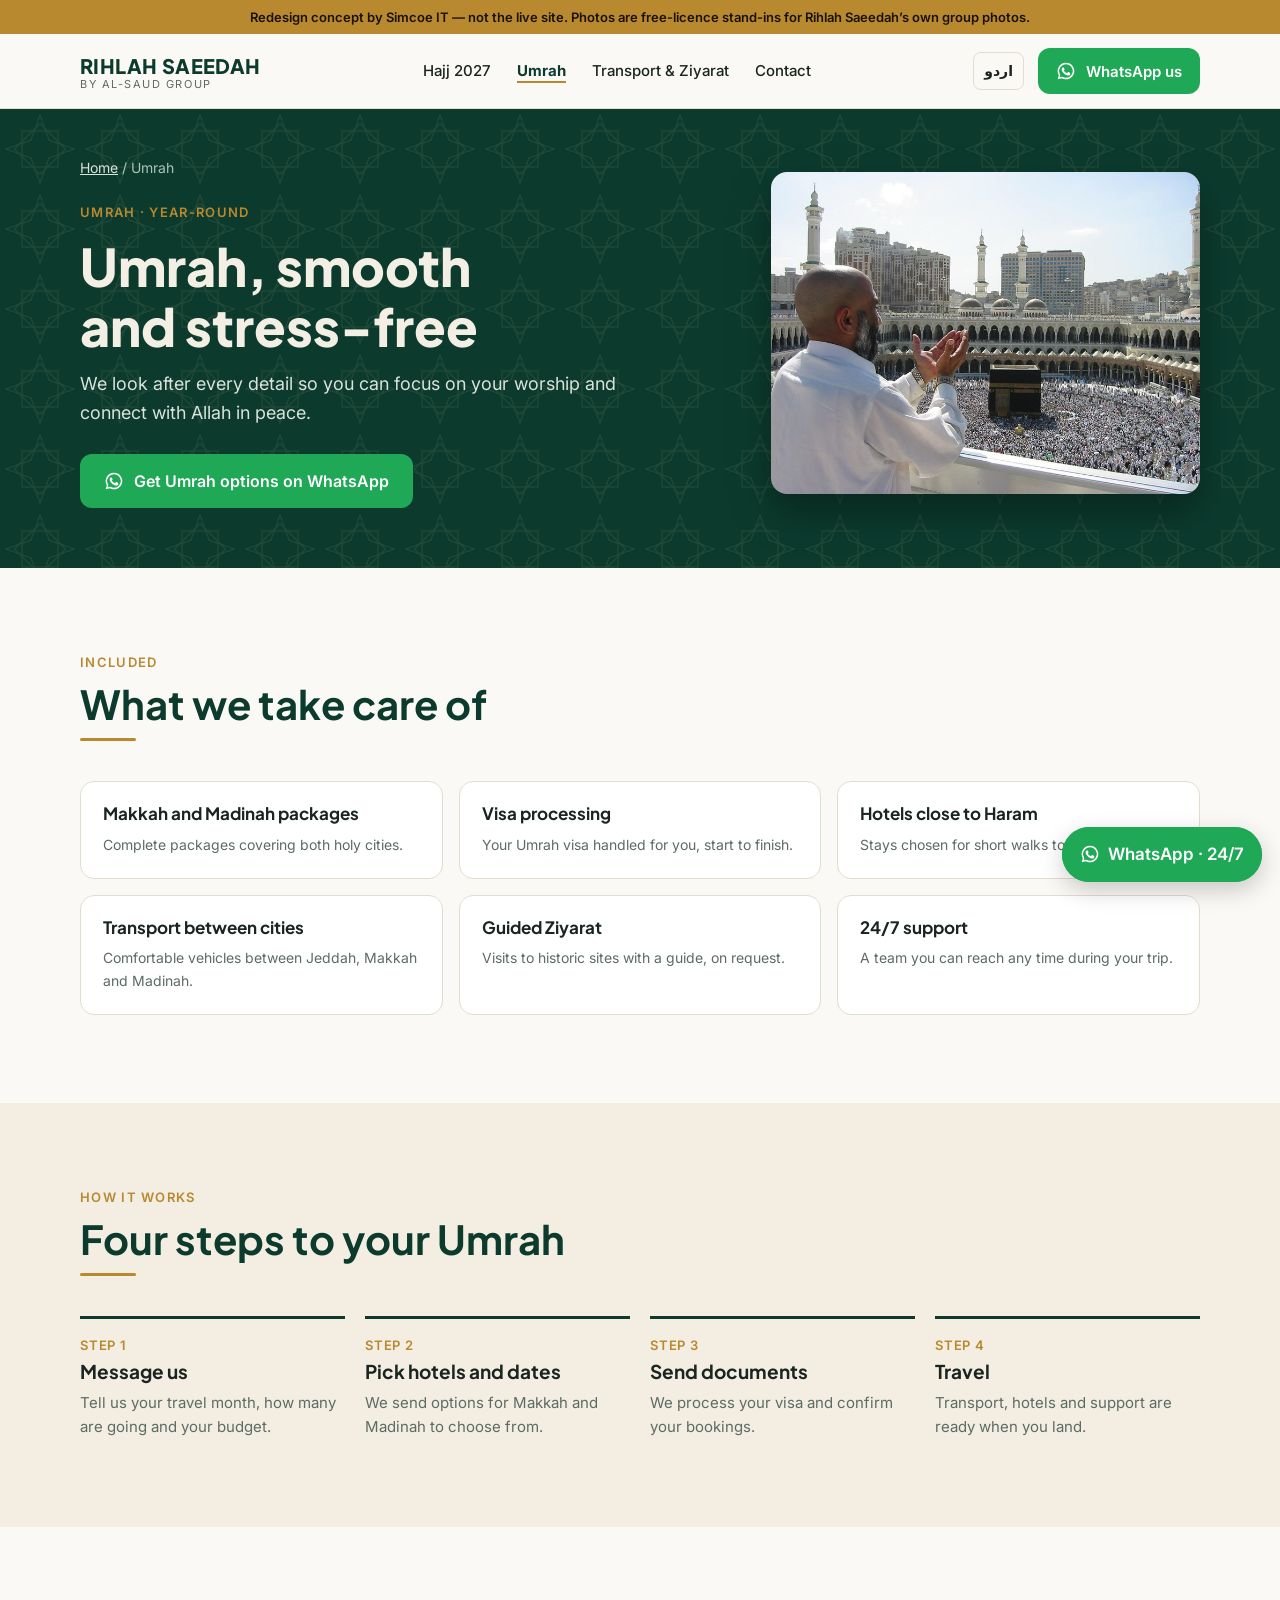
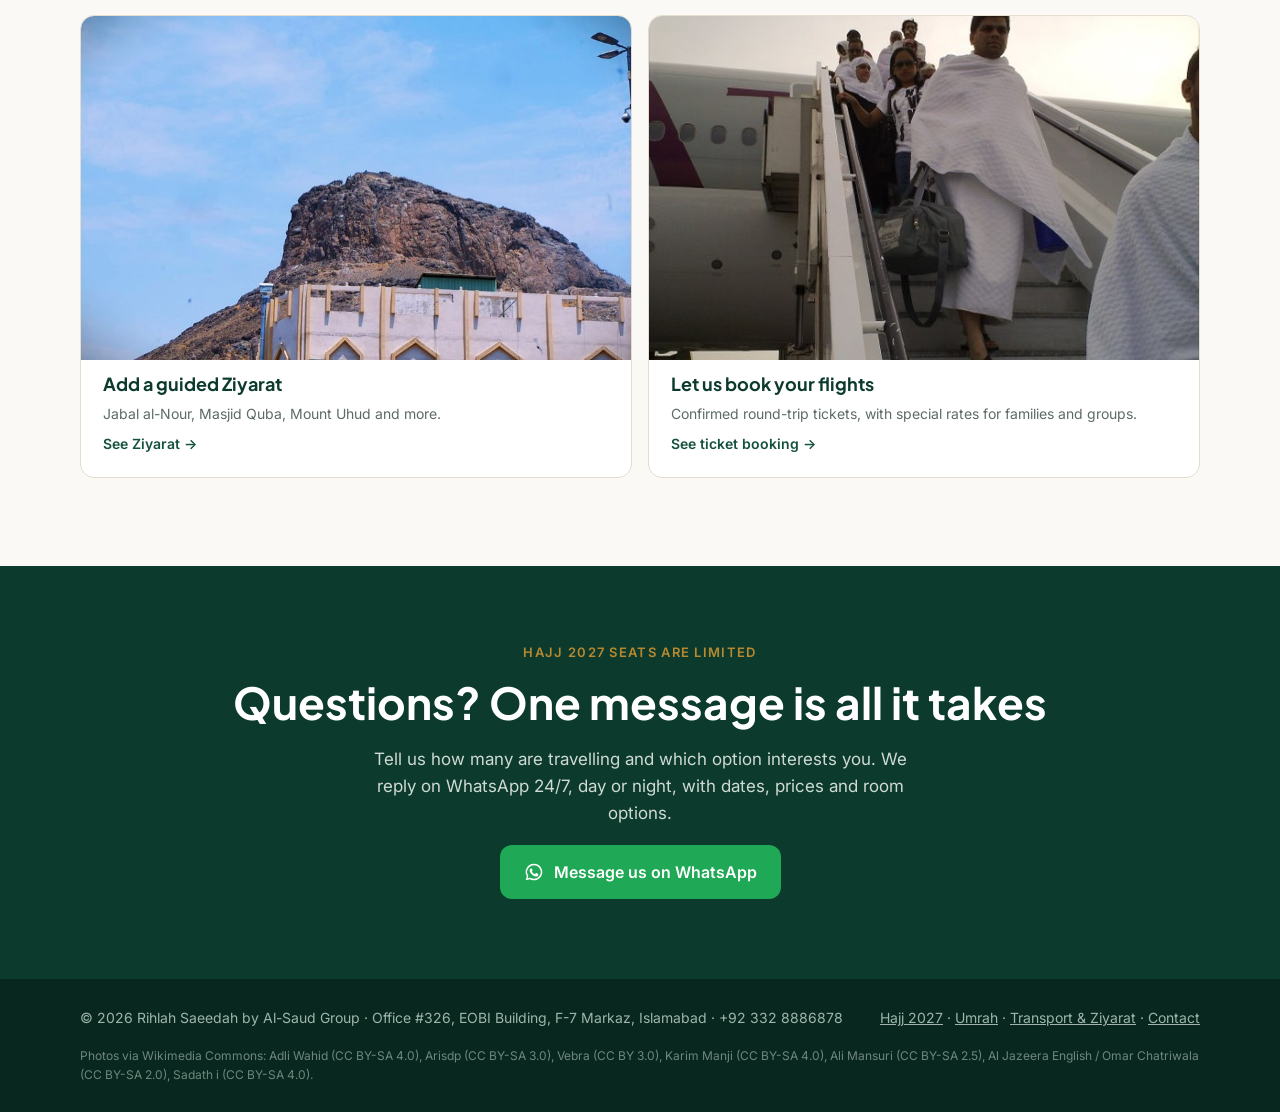
<file: umrah.html>
<!doctype html><html lang="en"><head><meta charset="utf-8"><meta name="viewport" content="width=device-width,initial-scale=1,viewport-fit=cover">
<title>Umrah Packages from Pakistan | Rihlah Saeedah</title><meta name="description" content="Year-round Umrah packages with visa processing, hotels close to Haram, transport between cities and 24/7 support.">
<link rel="preconnect" href="https://fonts.googleapis.com"><link rel="stylesheet" href="https://fonts.googleapis.com/css2?family=Plus+Jakarta+Sans:wght@500;700;800&family=Inter:wght@400;500;600&display=swap">
<link rel="stylesheet" href="styles.css">
<link rel="stylesheet" href="anim.css">
<script>(function(d){if(!(window.matchMedia&&matchMedia("(prefers-reduced-motion: reduce)").matches)){d.classList.add("anim");setTimeout(function(){if(!window.__animReady)d.classList.remove("anim")},2500)}})(document.documentElement)</script>
<script src="anim.js" defer></script>
<script src="menu.js" defer></script>
<meta name="robots" content="noindex, nofollow">
<!-- Visit tracking: Microsoft Clarity. Project zhpdzmc0x0. -->
<script>
(function(c,l,a,r,i,t,y){c[a]=c[a]||function(){(c[a].q=c[a].q||[]).push(arguments)};t=l.createElement(r);t.async=1;t.src="https://www.clarity.ms/tag/"+i;y=l.getElementsByTagName(r)[0];y.parentNode.insertBefore(t,y);})(window,document,"clarity","script","zhpdzmc0x0");
(function(){var k="demo_visitor",v=new URLSearchParams(location.search).get("v");try{if(v)sessionStorage.setItem(k,v);v=v||sessionStorage.getItem(k);}catch(e){}if(v)clarity("set","visitor",v);})();
</script>
</head><body><svg width="0" height="0" style="position:absolute" aria-hidden="true"><symbol id="wa" viewBox="0 0 24 24"><path fill="currentColor" d="M12 2a10 10 0 0 0-8.6 15.1L2 22l5-1.3A10 10 0 1 0 12 2zm0 18.2c-1.5 0-3-.4-4.3-1.2l-.3-.2-3 .8.8-2.9-.2-.3A8.2 8.2 0 1 1 12 20.2zm4.5-6.1c-.2-.1-1.5-.7-1.7-.8-.2-.1-.4-.1-.6.1l-.8 1c-.1.2-.3.2-.5.1a6.7 6.7 0 0 1-3.3-2.9c-.3-.4.2-.4.7-1.3.1-.2 0-.3 0-.4l-.8-1.8c-.2-.5-.4-.4-.6-.4h-.5c-.2 0-.4.1-.7.3-.2.3-.9.9-.9 2.2s.9 2.5 1 2.7c.1.2 1.8 2.8 4.4 3.9 1.6.7 2.3.8 3.1.6.5-.1 1.5-.6 1.7-1.2.2-.6.2-1.1.2-1.2-.1-.1-.3-.2-.5-.3z"/></symbol></svg>
<div class="concept">Redesign concept by Simcoe IT — not the live site. Photos are free-licence stand-ins for Rihlah Saeedah’s own group photos.</div>
<header class="top"><div class="in">
<a class="brand" href="index.html"><b>RIHLAH SAEEDAH</b><span>by Al-Saud Group</span></a>
<nav class="main" aria-label="Main"><a href="index.html#packages">Hajj 2027</a><a href="umrah.html" aria-current="page">Umrah</a><a href="transport.html">Transport &amp; Ziyarat</a><a href="contact.html">Contact</a></nav>
<div class="hdr-actions"><a class="lang" href="ur/umrah.html" lang="ur" hreflang="ur">اردو</a><a class="btn btn-wa" target="_blank" rel="noopener" href="https://wa.me/923328886878?text=Assalam%20o%20Alaikum%2C%20I%20would%20like%20details%20of%20your%20Umrah%20packages."><svg class="wa-ico"><use href="#wa"/></svg>WhatsApp us</a></div>
</div></header>
<section class="phero"><div class="in">
<div><nav class="crumbs" aria-label="Breadcrumb"><a href="index.html">Home</a> / Umrah</nav>
<span class="eyebrow">Umrah · year-round</span><h1>Umrah, smooth and stress-free</h1>
<p class="lead">We look after every detail so you can focus on your worship and connect with Allah in peace.</p>
<div class="ctas"><a class="btn btn-wa" target="_blank" rel="noopener" href="https://wa.me/923328886878?text=Assalam%20o%20Alaikum%2C%20I%20would%20like%20details%20of%20your%20Umrah%20packages."><svg class="wa-ico"><use href="#wa"/></svg>Get Umrah options on WhatsApp</a></div></div>
<img class="photo" src="img/supplicating.jpg" alt="Pilgrim making dua overlooking the Kaaba"></div></section>
<section class="band"><div class="in"><div class="head"><span class="eyebrow">Included</span><h2>What we take care of</h2></div>
<div class="inc-grid three"><div class="inc"><h3>Makkah and Madinah packages</h3><p>Complete packages covering both holy cities.</p></div><div class="inc"><h3>Visa processing</h3><p>Your Umrah visa handled for you, start to finish.</p></div><div class="inc"><h3>Hotels close to Haram</h3><p>Stays chosen for short walks to the mosque.</p></div><div class="inc"><h3>Transport between cities</h3><p>Comfortable vehicles between Jeddah, Makkah and Madinah.</p></div><div class="inc"><h3>Guided Ziyarat</h3><p>Visits to historic sites with a guide, on request.</p></div><div class="inc"><h3>24/7 support</h3><p>A team you can reach any time during your trip.</p></div></div></div></section>
<section class="band included"><div class="in"><div class="head"><span class="eyebrow">How it works</span><h2>Four steps to your Umrah</h2></div>
<div class="steps"><div class="step"><h3>Message us</h3><p>Tell us your travel month, how many are going and your budget.</p></div><div class="step"><h3>Pick hotels and dates</h3><p>We send options for Makkah and Madinah to choose from.</p></div><div class="step"><h3>Send documents</h3><p>We process your visa and confirm your bookings.</p></div><div class="step"><h3>Travel</h3><p>Transport, hotels and support are ready when you land.</p></div></div></div></section>
<section class="band"><div class="in"><div class="svc two-up">
<a href="transport.html#ziyarat"><img src="img/hira.jpg" alt="Jabal al-Nour, home of the Cave of Hira"><h3>Add a guided Ziyarat</h3><p>Jabal al-Nour, Masjid Quba, Mount Uhud and more.</p><span>See Ziyarat →</span></a>
<a href="transport.html#tickets"><img src="img/jeddah.jpg" alt="Pilgrims arriving by plane in Jeddah"><h3>Let us book your flights</h3><p>Confirmed round-trip tickets, with special rates for families and groups.</p><span>See ticket booking →</span></a>
</div></div></section>
<section class="final"><div class="in"><span class="eyebrow">Hajj 2027 seats are limited</span><h2>Questions? One message is all it takes</h2>
<p>Tell us how many are travelling and which option interests you. We reply on WhatsApp 24/7, day or night, with dates, prices and room options.</p>
<a class="btn btn-wa" target="_blank" rel="noopener" href="https://wa.me/923328886878?text=Assalam%20o%20Alaikum%2C%20I%20would%20like%20details%20of%20your%20Umrah%20packages."><svg class="wa-ico"><use href="#wa"/></svg>Message us on WhatsApp</a></div></section>
<footer><div class="in"><span>© 2026 Rihlah Saeedah by Al-Saud Group · Office #326, EOBI Building, F-7 Markaz, Islamabad · +92 332 8886878</span>
<span><a href="index.html#packages">Hajj 2027</a> · <a href="umrah.html">Umrah</a> · <a href="transport.html">Transport &amp; Ziyarat</a> · <a href="contact.html">Contact</a></span>
<span class="credits">Photos via Wikimedia Commons: Adli Wahid (CC BY-SA 4.0), Arisdp (CC BY-SA 3.0), Vebra (CC BY 3.0), Karim Manji (CC BY-SA 4.0), Ali Mansuri (CC BY-SA 2.5), Al Jazeera English / Omar Chatriwala (CC BY-SA 2.0), Sadath i (CC BY-SA 4.0).</span></div></footer>
<a class="float-wa" target="_blank" rel="noopener" href="https://wa.me/923328886878?text=Assalam%20o%20Alaikum%2C%20I%20would%20like%20details%20of%20your%20Umrah%20packages." aria-label="WhatsApp us, we reply 24/7"><svg class="wa-ico"><use href="#wa"/></svg><span>WhatsApp · 24/7</span></a>
</body></html>
</file>
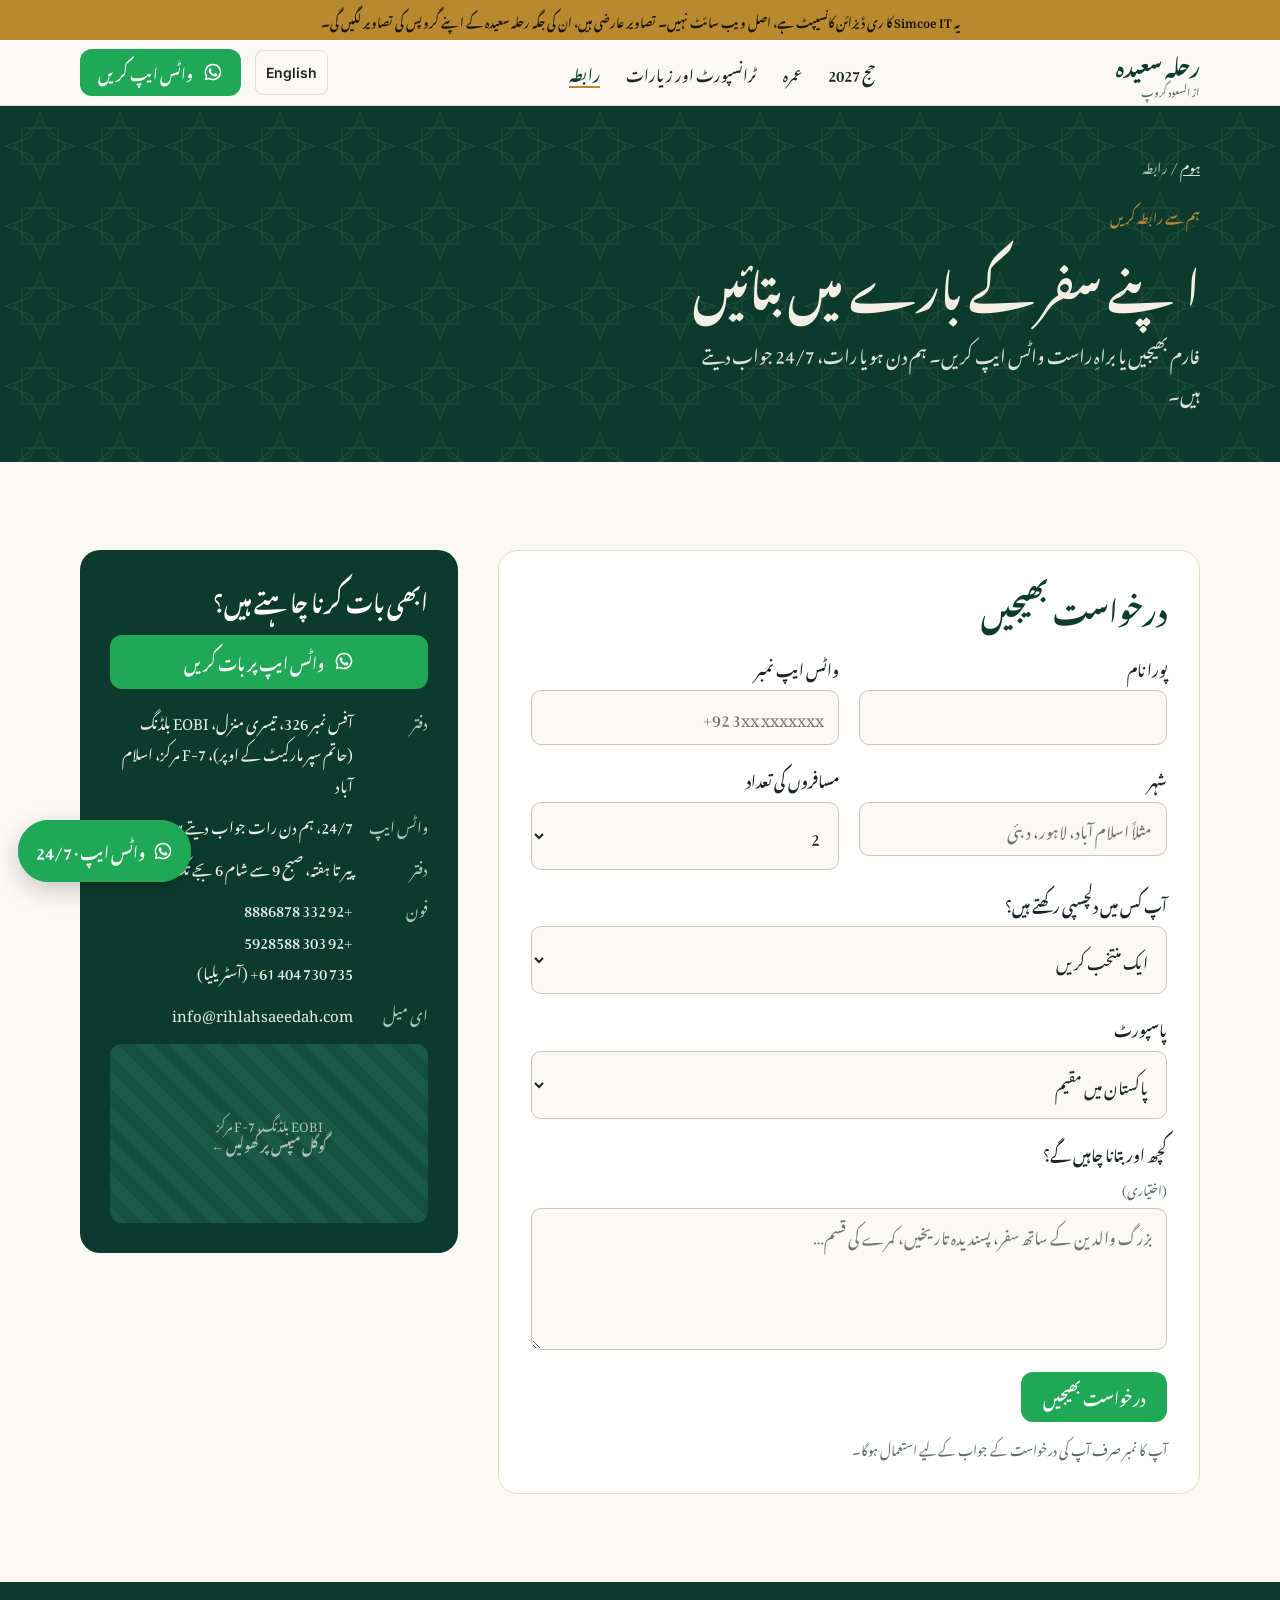
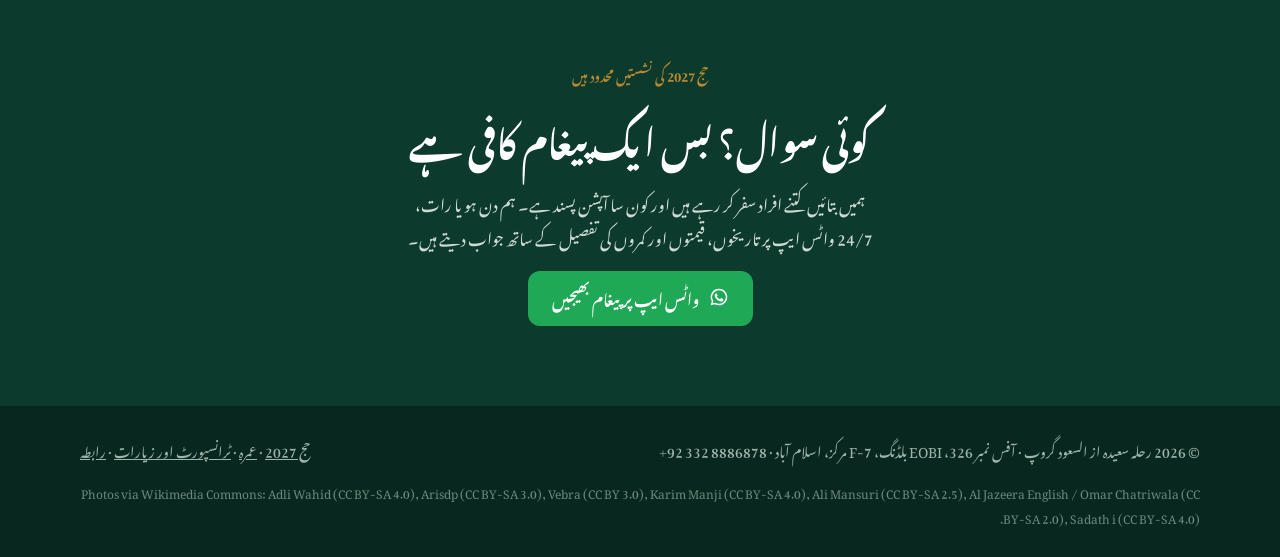
<file: ur/contact.html>
<!doctype html><html lang="ur" dir="rtl"><head><meta charset="utf-8"><meta name="viewport" content="width=device-width,initial-scale=1,viewport-fit=cover">
<title>رحلہ سعیدہ سے رابطہ | حج اور عمرہ معلومات</title><meta name="description" content="حج یا عمرہ کی معلومات کے لیے درخواست بھیجیں، واٹس ایپ پر بات کریں یا F-7 مرکز، اسلام آباد میں ہمارے دفتر تشریف لائیں۔">
<link rel="preconnect" href="https://fonts.googleapis.com"><link rel="stylesheet" href="https://fonts.googleapis.com/css2?family=Plus+Jakarta+Sans:wght@500;700;800&family=Inter:wght@400;500;600&display=swap">
<link rel="stylesheet" href="../styles.css">
<link rel="stylesheet" href="../anim.css">
<link rel="stylesheet" href="https://fonts.googleapis.com/css2?family=Noto+Nastaliq+Urdu:wght@400;600;700&display=swap">
<link rel="stylesheet" href="../ur.css">
<script>(function(d){if(!(window.matchMedia&&matchMedia("(prefers-reduced-motion: reduce)").matches)){d.classList.add("anim");setTimeout(function(){if(!window.__animReady)d.classList.remove("anim")},2500)}})(document.documentElement)</script>
<script src="../anim.js" defer></script>
<script src="../menu.js" defer></script>
<meta name="robots" content="noindex, nofollow">
<!-- Visit tracking: Microsoft Clarity. Project zhpdzmc0x0. -->
<script>
(function(c,l,a,r,i,t,y){c[a]=c[a]||function(){(c[a].q=c[a].q||[]).push(arguments)};t=l.createElement(r);t.async=1;t.src="https://www.clarity.ms/tag/"+i;y=l.getElementsByTagName(r)[0];y.parentNode.insertBefore(t,y);})(window,document,"clarity","script","zhpdzmc0x0");
(function(){var k="demo_visitor",v=new URLSearchParams(location.search).get("v");try{if(v)sessionStorage.setItem(k,v);v=v||sessionStorage.getItem(k);}catch(e){}if(v)clarity("set","visitor",v);})();
</script>
</head><body><svg width="0" height="0" style="position:absolute" aria-hidden="true"><symbol id="wa" viewBox="0 0 24 24"><path fill="currentColor" d="M12 2a10 10 0 0 0-8.6 15.1L2 22l5-1.3A10 10 0 1 0 12 2zm0 18.2c-1.5 0-3-.4-4.3-1.2l-.3-.2-3 .8.8-2.9-.2-.3A8.2 8.2 0 1 1 12 20.2zm4.5-6.1c-.2-.1-1.5-.7-1.7-.8-.2-.1-.4-.1-.6.1l-.8 1c-.1.2-.3.2-.5.1a6.7 6.7 0 0 1-3.3-2.9c-.3-.4.2-.4.7-1.3.1-.2 0-.3 0-.4l-.8-1.8c-.2-.5-.4-.4-.6-.4h-.5c-.2 0-.4.1-.7.3-.2.3-.9.9-.9 2.2s.9 2.5 1 2.7c.1.2 1.8 2.8 4.4 3.9 1.6.7 2.3.8 3.1.6.5-.1 1.5-.6 1.7-1.2.2-.6.2-1.1.2-1.2-.1-.1-.3-.2-.5-.3z"/></symbol></svg>
<div class="concept">یہ Simcoe IT کا ری ڈیزائن کانسیپٹ ہے، اصل ویب سائٹ نہیں۔ تصاویر عارضی ہیں، ان کی جگہ رحلہ سعیدہ کے اپنے گروپس کی تصاویر لگیں گی۔</div>
<header class="top"><div class="in">
<a class="brand" href="index.html"><b>رحلہ سعیدہ</b><span>از السعود گروپ</span></a>
<nav class="main" aria-label="مرکزی مینو"><a href="index.html#packages">حج 2027</a><a href="umrah.html">عمرہ</a><a href="transport.html">ٹرانسپورٹ اور زیارات</a><a href="contact.html" aria-current="page">رابطہ</a></nav>
<div class="hdr-actions"><a class="lang" href="../contact.html" lang="en" hreflang="en">English</a><a class="btn btn-wa" target="_blank" rel="noopener" href="https://wa.me/923328886878?text=%D8%A7%D9%84%D8%B3%D9%84%D8%A7%D9%85%20%D8%B9%D9%84%DB%8C%DA%A9%D9%85%D8%8C%20%D9%85%D8%AC%DA%BE%DB%92%20%D8%A2%D9%BE%20%DA%A9%DB%92%20%D8%AD%D8%AC%20%D8%A7%D9%88%D8%B1%20%D8%B9%D9%85%D8%B1%DB%81%20%D9%BE%DB%8C%DA%A9%D8%AC%D8%B2%20%DA%A9%DB%92%20%D8%A8%D8%A7%D8%B1%DB%92%20%D9%85%DB%8C%DA%BA%20%D9%BE%D9%88%DA%86%DA%BE%D9%86%D8%A7%20%DB%81%DB%92%DB%94"><svg class="wa-ico"><use href="#wa"/></svg>واٹس ایپ کریں</a></div>
</div></header>
<section class="phero slim"><div class="in"><div>
<nav class="crumbs" aria-label="راستہ"><a href="index.html">ہوم</a> / رابطہ</nav>
<span class="eyebrow">ہم سے رابطہ کریں</span><h1>اپنے سفر کے بارے میں بتائیں</h1>
<p class="lead">فارم بھیجیں یا براہِ راست واٹس ایپ کریں۔ ہم دن ہو یا رات، 24/7 جواب دیتے ہیں۔</p></div></div></section>
<section class="band"><div class="in contact-grid">
<div class="formcard">
<form class="enquiry" novalidate>
<h2>درخواست بھیجیں</h2>
<div class="fields">
<label for="c-name">پورا نام<input id="c-name" name="name" autocomplete="name" required></label>
<label for="c-phone">واٹس ایپ نمبر<input id="c-phone" name="phone" type="tel" inputmode="tel" placeholder="+92 3xx xxxxxxx" autocomplete="tel" required></label>
<label for="c-city">شہر<input id="c-city" name="city" placeholder="مثلاً اسلام آباد، لاہور، دبئی"></label>
<label for="c-trav">مسافروں کی تعداد<select id="c-trav" name="travellers"><option>1</option><option selected>2</option><option>3</option><option>4</option><option>5–9</option><option>10 یا زیادہ</option></select></label>
<label for="c-pkg" class="full">آپ کس میں دلچسپی رکھتے ہیں؟<select id="c-pkg" name="package" required><option value="">ایک منتخب کریں</option><option>حج 2027: بجٹ</option><option>حج 2027: ایگزیکٹو</option><option>حج 2027: پلاٹینم</option><option>عمرہ</option><option>ٹرانسپورٹ یا زیارات</option><option>ابھی طے نہیں</option></select></label>
<label for="c-pass" class="full">پاسپورٹ<select id="c-pass" name="passport"><option>پاکستان میں مقیم</option><option>اوورسیز پاکستانی / دوہرا پاسپورٹ</option></select></label>
<label for="c-msg" class="full">کچھ اور بتانا چاہیں گے؟ <small>(اختیاری)</small><textarea id="c-msg" name="message" rows="4" placeholder="بزرگ والدین کے ساتھ سفر، پسندیدہ تاریخیں، کمرے کی قسم…"></textarea></label>
</div>
<button class="btn btn-wa" type="submit">درخواست بھیجیں</button>
<p class="fine">آپ کا نمبر صرف آپ کی درخواست کے جواب کے لیے استعمال ہوگا۔</p>
</form>
<div class="sent" hidden role="status"><h2>شکریہ، <span class="who"></span></h2><p>آپ کی درخواست ہماری ٹیم تک پہنچ گئی ہے۔ ہم واٹس ایپ پر تاریخیں، قیمتیں اور کمروں کی تفصیل بھیجیں گے۔</p><a class="btn btn-wa" target="_blank" rel="noopener" href="https://wa.me/923328886878?text=%D8%A7%D9%84%D8%B3%D9%84%D8%A7%D9%85%20%D8%B9%D9%84%DB%8C%DA%A9%D9%85%D8%8C%20%D9%85%D8%AC%DA%BE%DB%92%20%D8%A2%D9%BE%20%DA%A9%DB%92%20%D8%AD%D8%AC%20%D8%A7%D9%88%D8%B1%20%D8%B9%D9%85%D8%B1%DB%81%20%D9%BE%DB%8C%DA%A9%D8%AC%D8%B2%20%DA%A9%DB%92%20%D8%A8%D8%A7%D8%B1%DB%92%20%D9%85%DB%8C%DA%BA%20%D9%BE%D9%88%DA%86%DA%BE%D9%86%D8%A7%20%DB%81%DB%92%DB%94"><svg class="wa-ico"><use href="#wa"/></svg>ابھی بات کریں</a></div>
</div>
<aside class="visit">
<h3>ابھی بات کرنا چاہتے ہیں؟</h3>
<a class="btn btn-wa" target="_blank" rel="noopener" href="https://wa.me/923328886878?text=%D8%A7%D9%84%D8%B3%D9%84%D8%A7%D9%85%20%D8%B9%D9%84%DB%8C%DA%A9%D9%85%D8%8C%20%D9%85%D8%AC%DA%BE%DB%92%20%D8%A2%D9%BE%20%DA%A9%DB%92%20%D8%AD%D8%AC%20%D8%A7%D9%88%D8%B1%20%D8%B9%D9%85%D8%B1%DB%81%20%D9%BE%DB%8C%DA%A9%D8%AC%D8%B2%20%DA%A9%DB%92%20%D8%A8%D8%A7%D8%B1%DB%92%20%D9%85%DB%8C%DA%BA%20%D9%BE%D9%88%DA%86%DA%BE%D9%86%D8%A7%20%DB%81%DB%92%DB%94" style="justify-content:center"><svg class="wa-ico"><use href="#wa"/></svg>واٹس ایپ پر بات کریں</a>
<dl>
<dt>دفتر</dt><dd>آفس نمبر 326، تیسری منزل، EOBI بلڈنگ (حاتم سپر مارکیٹ کے اوپر)، F-7 مرکز، اسلام آباد</dd>
<dt>واٹس ایپ</dt><dd>24/7، ہم دن رات جواب دیتے ہیں</dd><dt>دفتر</dt><dd>پیر تا ہفتہ، صبح 9 سے شام 6 بجے تک</dd>
<dt>فون</dt><dd>+92 332 8886878<br>+92 303 5928588<br>⁦+61 404 730 735⁩ (آسٹریلیا)</dd>
<dt>ای میل</dt><dd>info@rihlahsaeedah.com</dd>
</dl>
<a class="map" href="https://www.google.com/maps/search/?api=1&query=EOBI%20Building%2C%20F-7%20Markaz%2C%20Islamabad" target="_blank" rel="noopener"><span>EOBI بلڈنگ، F-7 مرکز<br><b>گوگل میپس پر کھولیں ←</b></span></a>
</aside>
</div></section>
<section class="final"><div class="in"><span class="eyebrow">حج 2027 کی نشستیں محدود ہیں</span><h2>کوئی سوال؟ بس ایک پیغام کافی ہے</h2>
<p>ہمیں بتائیں کتنے افراد سفر کر رہے ہیں اور کون سا آپشن پسند ہے۔ ہم دن ہو یا رات، 24/7 واٹس ایپ پر تاریخوں، قیمتوں اور کمروں کی تفصیل کے ساتھ جواب دیتے ہیں۔</p>
<a class="btn btn-wa" target="_blank" rel="noopener" href="https://wa.me/923328886878?text=%D8%A7%D9%84%D8%B3%D9%84%D8%A7%D9%85%20%D8%B9%D9%84%DB%8C%DA%A9%D9%85%D8%8C%20%D9%85%D8%AC%DA%BE%DB%92%20%D8%A2%D9%BE%20%DA%A9%DB%92%20%D8%AD%D8%AC%20%D8%A7%D9%88%D8%B1%20%D8%B9%D9%85%D8%B1%DB%81%20%D9%BE%DB%8C%DA%A9%D8%AC%D8%B2%20%DA%A9%DB%92%20%D8%A8%D8%A7%D8%B1%DB%92%20%D9%85%DB%8C%DA%BA%20%D9%BE%D9%88%DA%86%DA%BE%D9%86%D8%A7%20%DB%81%DB%92%DB%94"><svg class="wa-ico"><use href="#wa"/></svg>واٹس ایپ پر پیغام بھیجیں</a></div></section>
<footer><div class="in"><span>© 2026 رحلہ سعیدہ از السعود گروپ · آفس نمبر 326، EOBI بلڈنگ، F-7 مرکز، اسلام آباد · ⁦+92 332 8886878⁩</span>
<span><a href="index.html#packages">حج 2027</a> · <a href="umrah.html">عمرہ</a> · <a href="transport.html">ٹرانسپورٹ اور زیارات</a> · <a href="contact.html">رابطہ</a></span>
<span class="credits">Photos via Wikimedia Commons: Adli Wahid (CC BY-SA 4.0), Arisdp (CC BY-SA 3.0), Vebra (CC BY 3.0), Karim Manji (CC BY-SA 4.0), Ali Mansuri (CC BY-SA 2.5), Al Jazeera English / Omar Chatriwala (CC BY-SA 2.0), Sadath i (CC BY-SA 4.0).</span></div></footer>
<a class="float-wa" target="_blank" rel="noopener" href="https://wa.me/923328886878?text=%D8%A7%D9%84%D8%B3%D9%84%D8%A7%D9%85%20%D8%B9%D9%84%DB%8C%DA%A9%D9%85%D8%8C%20%D9%85%D8%AC%DA%BE%DB%92%20%D8%A2%D9%BE%20%DA%A9%DB%92%20%D8%AD%D8%AC%20%D8%A7%D9%88%D8%B1%20%D8%B9%D9%85%D8%B1%DB%81%20%D9%BE%DB%8C%DA%A9%D8%AC%D8%B2%20%DA%A9%DB%92%20%D8%A8%D8%A7%D8%B1%DB%92%20%D9%85%DB%8C%DA%BA%20%D9%BE%D9%88%DA%86%DA%BE%D9%86%D8%A7%20%DB%81%DB%92%DB%94" aria-label="واٹس ایپ کریں، ہم 24/7 جواب دیتے ہیں"><svg class="wa-ico"><use href="#wa"/></svg><span>واٹس ایپ · 24/7</span></a>
<script>
document.querySelectorAll('form.enquiry').forEach(function(f){f.addEventListener('submit',function(ev){ev.preventDefault();if(!f.reportValidity())return;var n=(f.querySelector('[name=name]')||{}).value||'';f.hidden=true;var ok=f.parentNode.querySelector('.sent');ok.hidden=false;var nm=ok.querySelector('.who');if(nm)nm.textContent=n.split(' ')[0]||'';});});
</script></body></html>
</file>
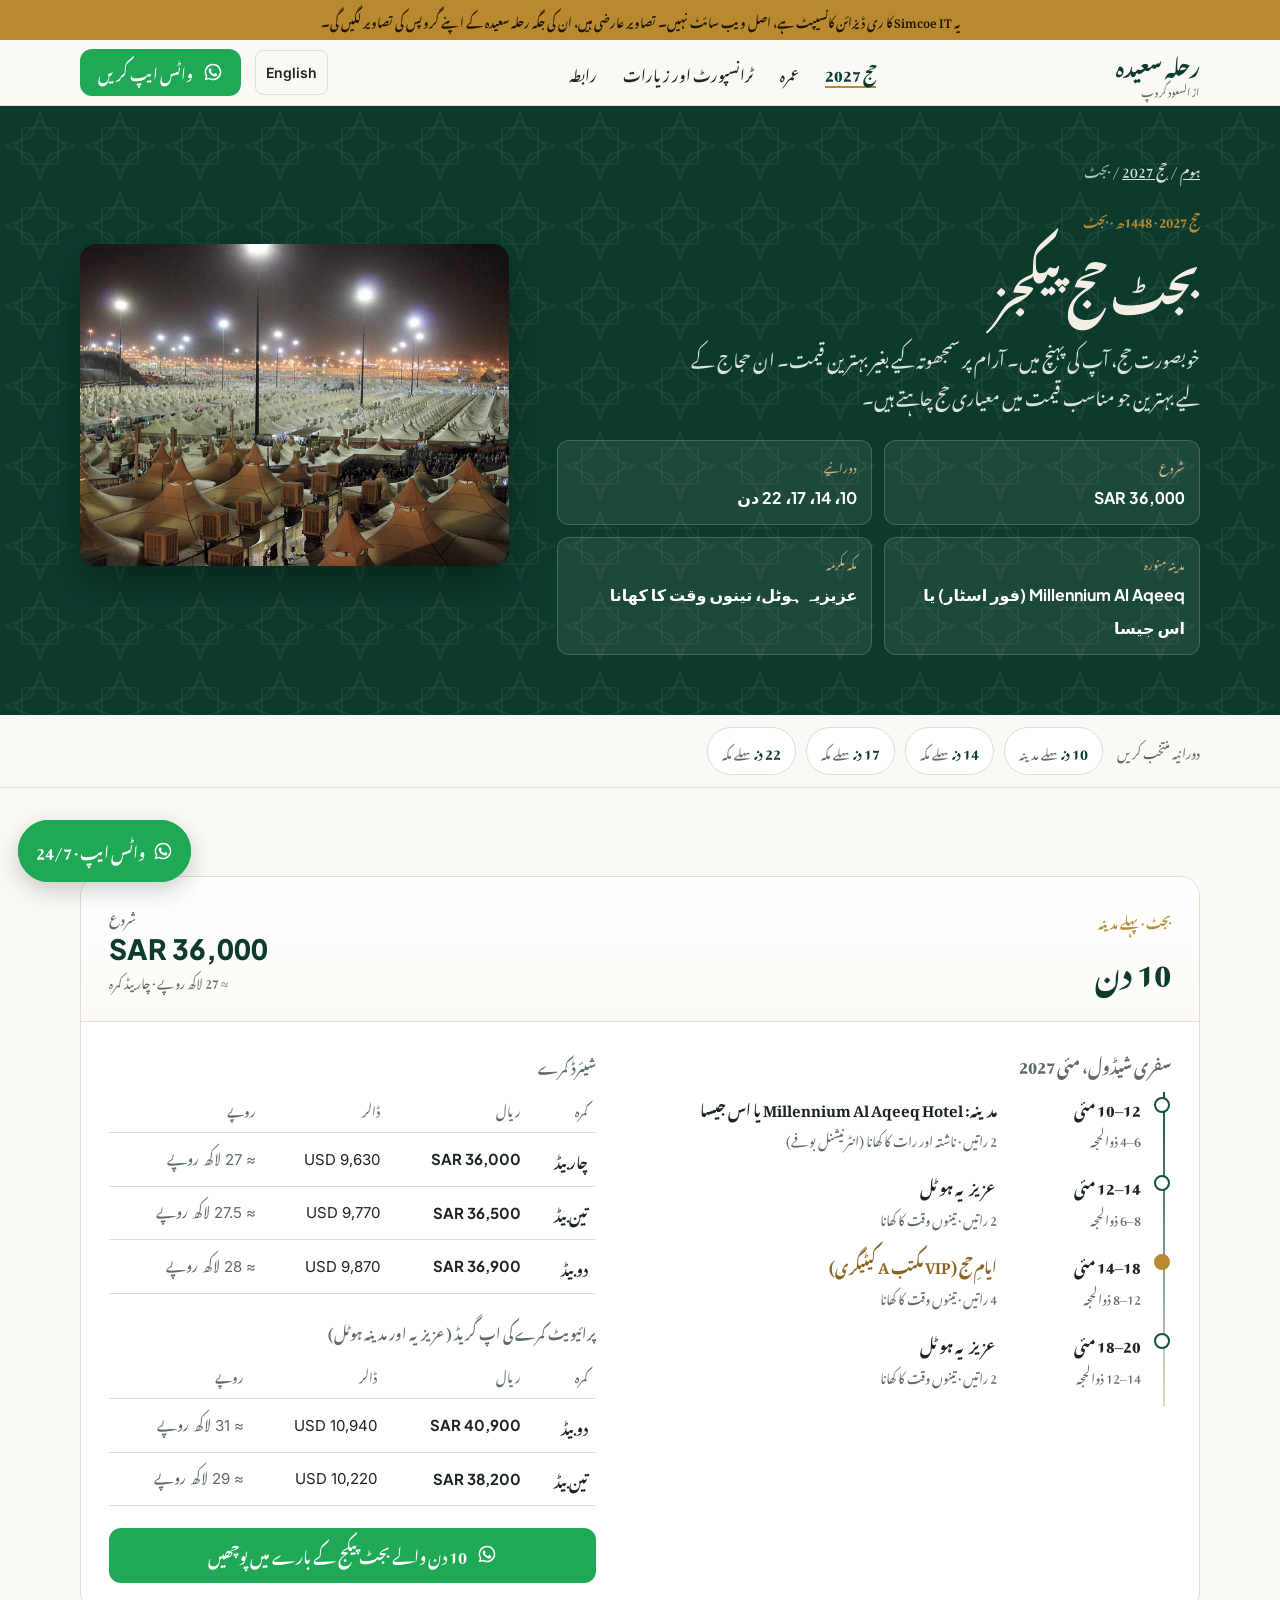
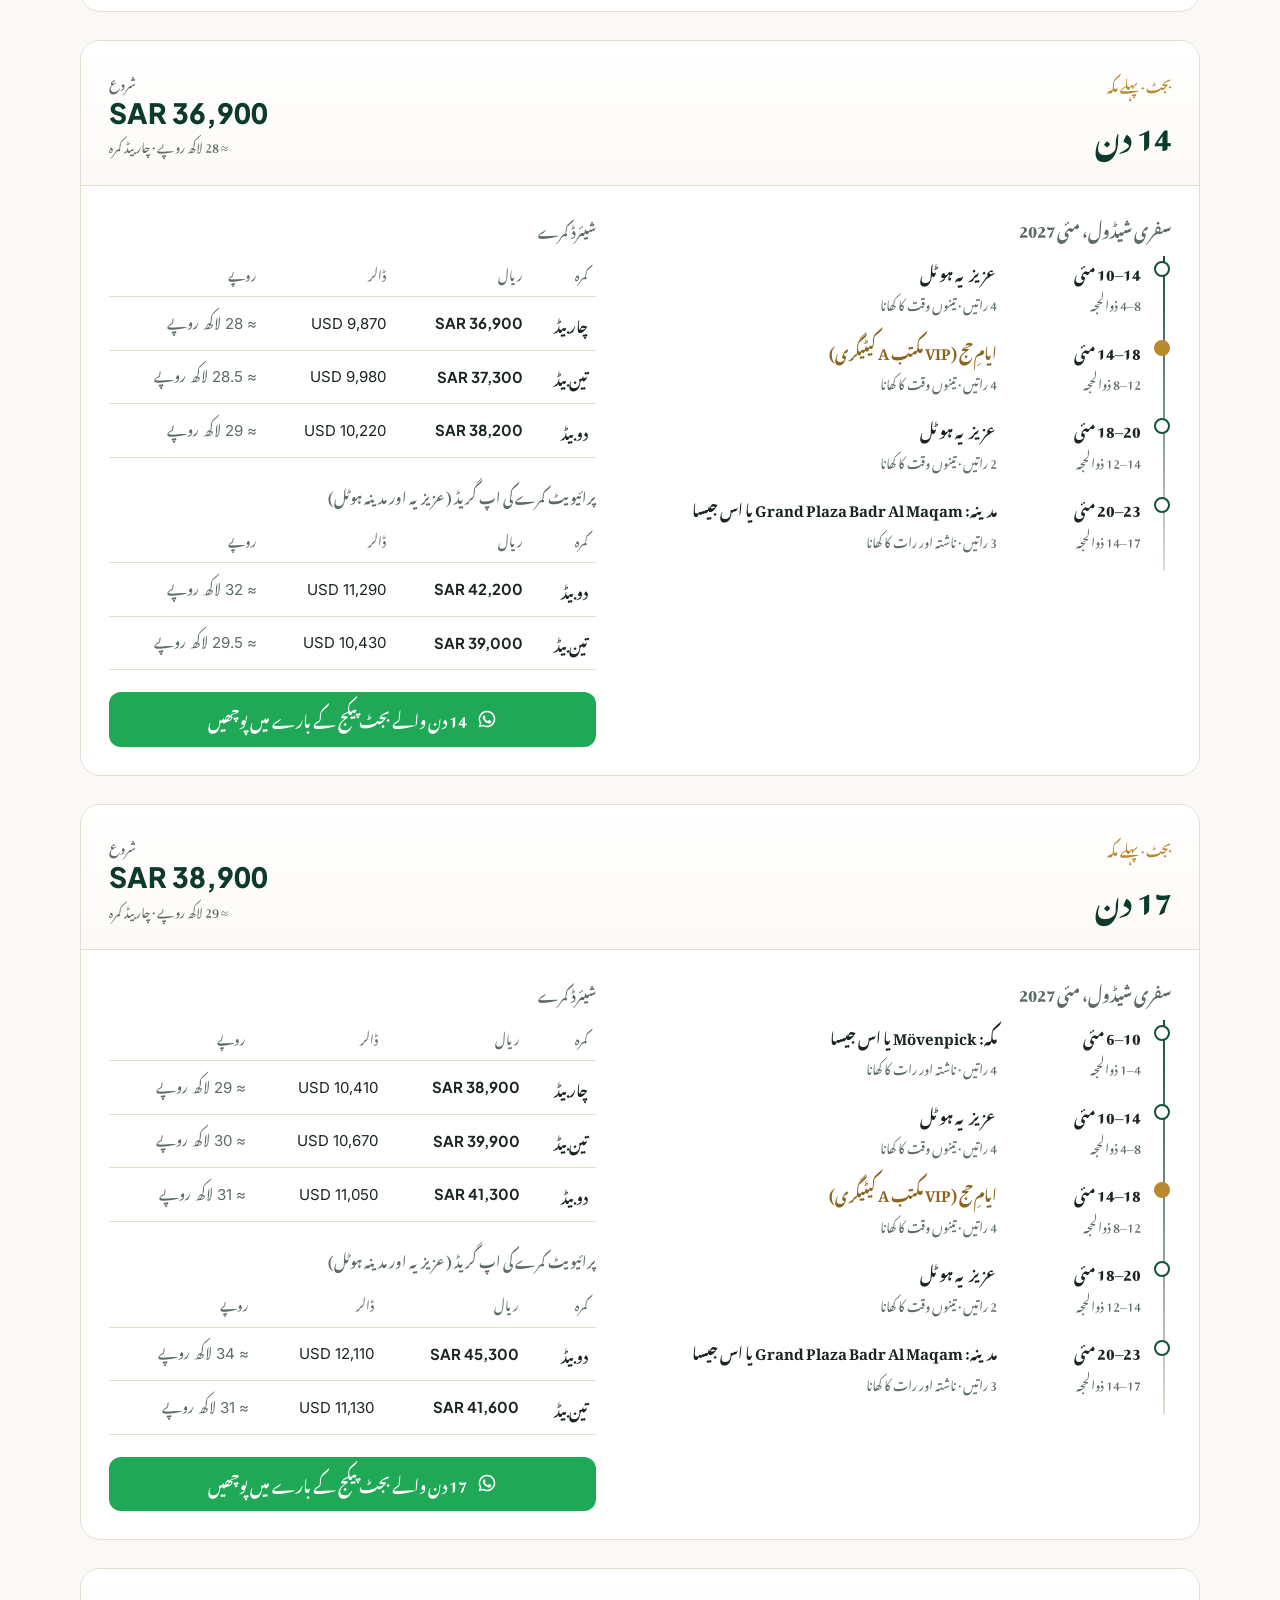
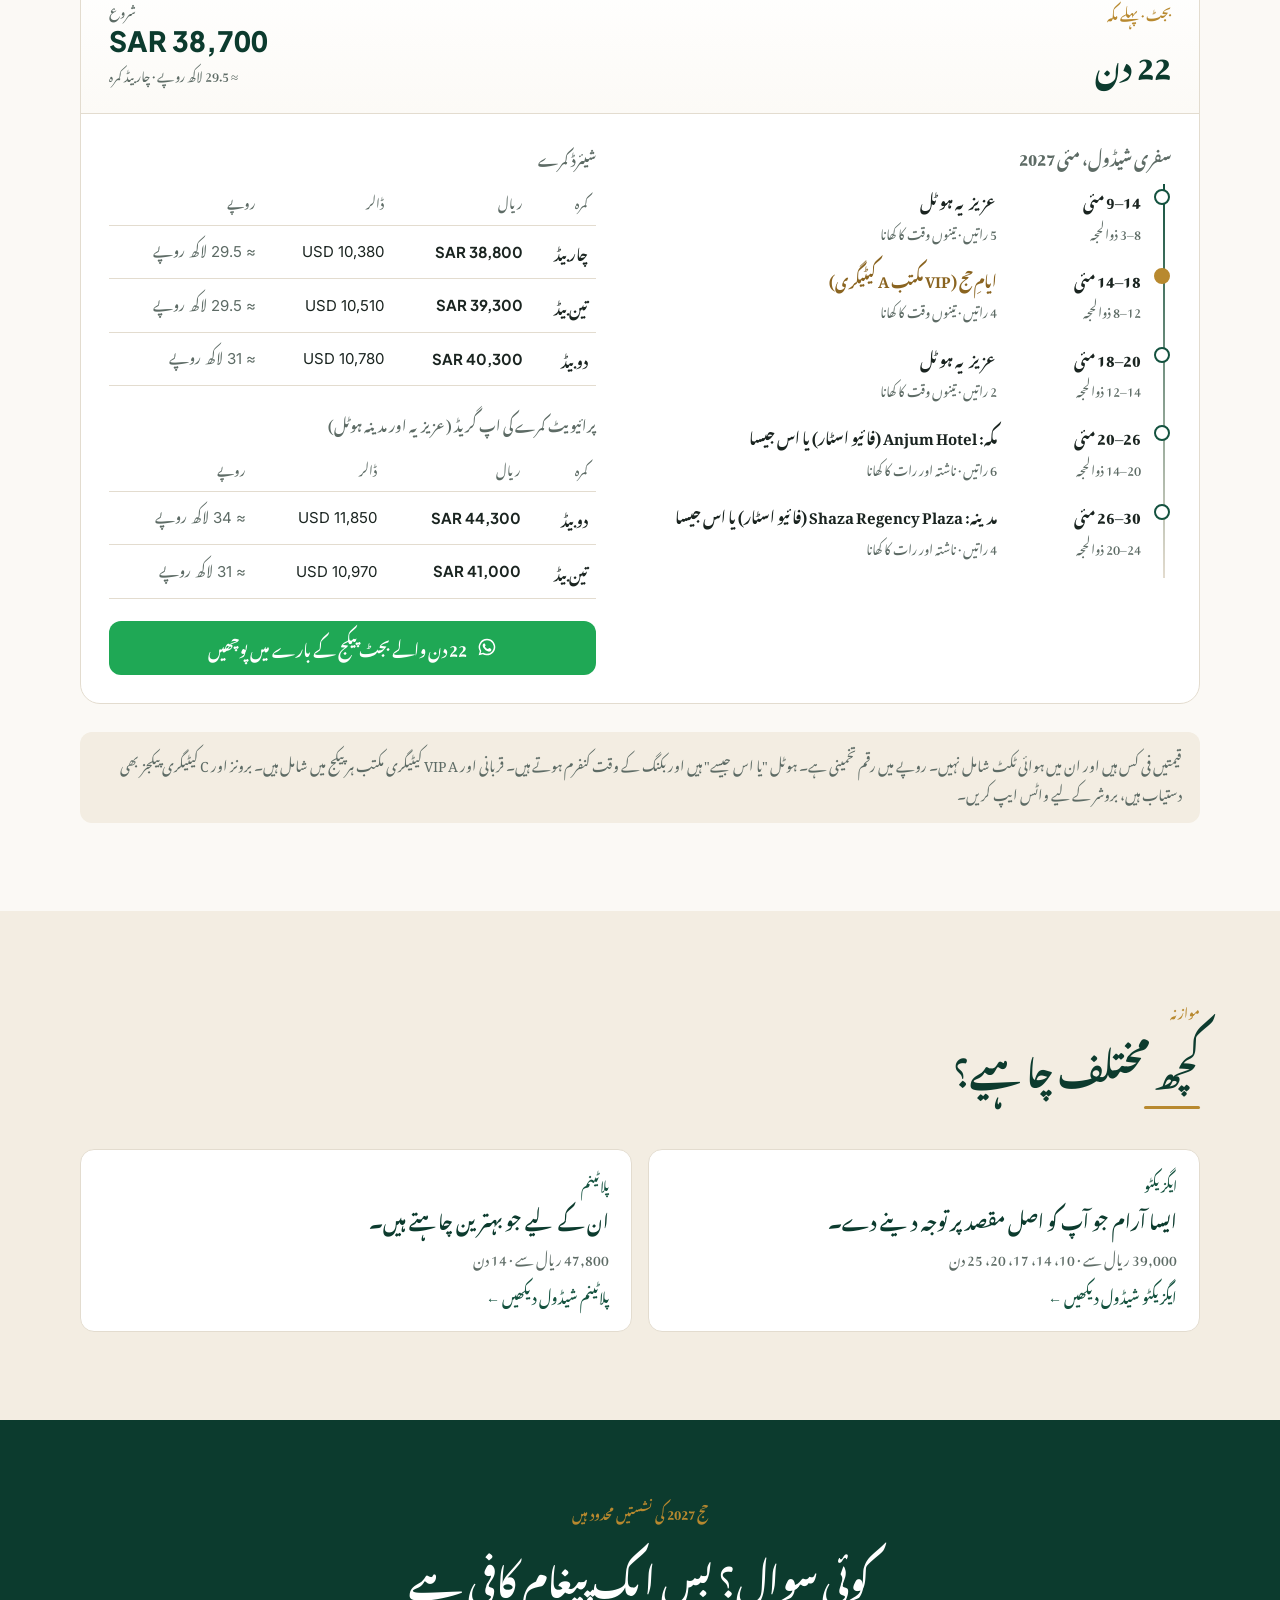
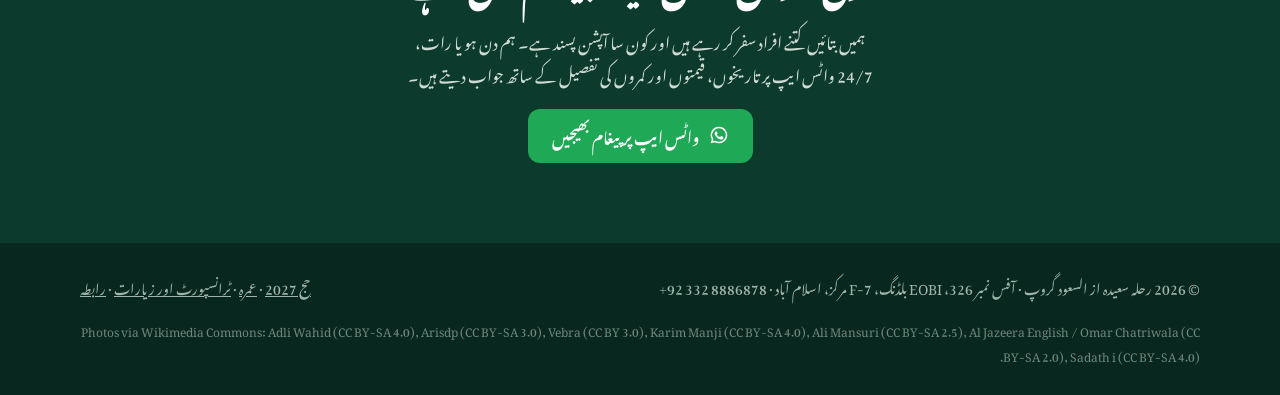
<file: ur/hajj-budget.html>
<!doctype html><html lang="ur" dir="rtl"><head><meta charset="utf-8"><meta name="viewport" content="width=device-width,initial-scale=1,viewport-fit=cover">
<title>پاکستان سے بجٹ حج پیکجز 2027 | رحلہ سعیدہ</title><meta name="description" content="بجٹ حج 2027 پیکجز: 10، 14، 17، 22 دن، 36,000 ریال فی کس سے شروع۔ مکمل شیڈول، ہوٹل اور کمروں کی قیمتیں۔">
<link rel="preconnect" href="https://fonts.googleapis.com"><link rel="stylesheet" href="https://fonts.googleapis.com/css2?family=Plus+Jakarta+Sans:wght@500;700;800&family=Inter:wght@400;500;600&display=swap">
<link rel="stylesheet" href="../styles.css">
<link rel="stylesheet" href="../anim.css">
<link rel="stylesheet" href="https://fonts.googleapis.com/css2?family=Noto+Nastaliq+Urdu:wght@400;600;700&display=swap">
<link rel="stylesheet" href="../ur.css">
<script>(function(d){if(!(window.matchMedia&&matchMedia("(prefers-reduced-motion: reduce)").matches)){d.classList.add("anim");setTimeout(function(){if(!window.__animReady)d.classList.remove("anim")},2500)}})(document.documentElement)</script>
<script src="../anim.js" defer></script>
<script src="../menu.js" defer></script>
<meta name="robots" content="noindex, nofollow">
<!-- Visit tracking: Microsoft Clarity. Project zhpdzmc0x0. -->
<script>
(function(c,l,a,r,i,t,y){c[a]=c[a]||function(){(c[a].q=c[a].q||[]).push(arguments)};t=l.createElement(r);t.async=1;t.src="https://www.clarity.ms/tag/"+i;y=l.getElementsByTagName(r)[0];y.parentNode.insertBefore(t,y);})(window,document,"clarity","script","zhpdzmc0x0");
(function(){var k="demo_visitor",v=new URLSearchParams(location.search).get("v");try{if(v)sessionStorage.setItem(k,v);v=v||sessionStorage.getItem(k);}catch(e){}if(v)clarity("set","visitor",v);})();
</script>
</head><body><svg width="0" height="0" style="position:absolute" aria-hidden="true"><symbol id="wa" viewBox="0 0 24 24"><path fill="currentColor" d="M12 2a10 10 0 0 0-8.6 15.1L2 22l5-1.3A10 10 0 1 0 12 2zm0 18.2c-1.5 0-3-.4-4.3-1.2l-.3-.2-3 .8.8-2.9-.2-.3A8.2 8.2 0 1 1 12 20.2zm4.5-6.1c-.2-.1-1.5-.7-1.7-.8-.2-.1-.4-.1-.6.1l-.8 1c-.1.2-.3.2-.5.1a6.7 6.7 0 0 1-3.3-2.9c-.3-.4.2-.4.7-1.3.1-.2 0-.3 0-.4l-.8-1.8c-.2-.5-.4-.4-.6-.4h-.5c-.2 0-.4.1-.7.3-.2.3-.9.9-.9 2.2s.9 2.5 1 2.7c.1.2 1.8 2.8 4.4 3.9 1.6.7 2.3.8 3.1.6.5-.1 1.5-.6 1.7-1.2.2-.6.2-1.1.2-1.2-.1-.1-.3-.2-.5-.3z"/></symbol></svg>
<div class="concept">یہ Simcoe IT کا ری ڈیزائن کانسیپٹ ہے، اصل ویب سائٹ نہیں۔ تصاویر عارضی ہیں، ان کی جگہ رحلہ سعیدہ کے اپنے گروپس کی تصاویر لگیں گی۔</div>
<header class="top"><div class="in">
<a class="brand" href="index.html"><b>رحلہ سعیدہ</b><span>از السعود گروپ</span></a>
<nav class="main" aria-label="مرکزی مینو"><a href="index.html#packages" aria-current="page">حج 2027</a><a href="umrah.html">عمرہ</a><a href="transport.html">ٹرانسپورٹ اور زیارات</a><a href="contact.html">رابطہ</a></nav>
<div class="hdr-actions"><a class="lang" href="../hajj-budget.html" lang="en" hreflang="en">English</a><a class="btn btn-wa" target="_blank" rel="noopener" href="https://wa.me/923328886878?text=%D8%A7%D9%84%D8%B3%D9%84%D8%A7%D9%85%20%D8%B9%D9%84%DB%8C%DA%A9%D9%85%D8%8C%20%D9%85%D8%AC%DA%BE%DB%92%20%D8%A8%D8%AC%D9%B9%20%D8%AD%D8%AC%202027%20%D9%BE%DB%8C%DA%A9%D8%AC%20%DA%A9%DB%8C%20%D8%AA%D9%81%D8%B5%DB%8C%D9%84%D8%A7%D8%AA%20%DA%86%D8%A7%DB%81%D8%A6%DB%8C%DA%BA%DB%94"><svg class="wa-ico"><use href="#wa"/></svg>واٹس ایپ کریں</a></div>
</div></header>
<section class="phero"><div class="in">
<div><nav class="crumbs" aria-label="راستہ"><a href="index.html">ہوم</a> / <a href="index.html#packages">حج 2027</a> / بجٹ</nav>
<span class="eyebrow">حج 2027 · 1448ھ · بجٹ</span><h1>بجٹ حج پیکجز</h1><p class="lead">خوبصورت حج، آپ کی پہنچ میں۔ آرام پر سمجھوتہ کیے بغیر بہترین قیمت۔ ان حجاج کے لیے بہترین جو مناسب قیمت میں معیاری حج چاہتے ہیں۔</p>
<div class="facts"><div><small>شروع</small><b>SAR 36,000</b></div><div><small>دورانیے</small><b>10، 14، 17، 22 دن</b></div><div><small>مدینہ منورہ</small><b>Millennium Al Aqeeq (فور اسٹار) یا اس جیسا</b></div><div><small>مکہ مکرمہ</small><b>عزیزیہ ہوٹل، تینوں وقت کا کھانا</b></div></div></div>
<img class="photo" src="../img/mina.jpg" alt="رات کے وقت منیٰ کے ایئر کنڈیشنڈ خیمے"></div></section>
<nav class="chips" aria-label="پیکج کے دورانیے"><div class="in"><span>دورانیہ منتخب کریں</span><a href="#p0">10 دن<small>پہلے مدینہ</small></a><a href="#p1">14 دن<small>پہلے مکہ</small></a><a href="#p2">17 دن<small>پہلے مکہ</small></a><a href="#p3">22 دن<small>پہلے مکہ</small></a></div></nav>
<section class="band"><div class="in itins"><article class="itin" id="p0">
<div class="itin-head"><div><span class="eyebrow">بجٹ · پہلے مدینہ</span><h2>10 دن</h2></div>
<div class="itin-price"><small>شروع</small><b>SAR 36,000</b><small>≈ 27 لاکھ روپے · چار بیڈ کمرہ</small></div></div>
<div class="itin-body"><div><h3>سفری شیڈول، مئی 2027</h3><ol class="timeline"><li><span class="when"><b>⁦10–12⁩ مئی</b><small>⁦4–6⁩ ذوالحجہ</small></span><span class="what"><b>مدینہ: Millennium Al Aqeeq Hotel یا اس جیسا</b><small>2 راتیں · ناشتہ اور رات کا کھانا (انٹرنیشنل بوفے)</small></span></li><li><span class="when"><b>⁦12–14⁩ مئی</b><small>⁦6–8⁩ ذوالحجہ</small></span><span class="what"><b>عزیزیہ ہوٹل</b><small>2 راتیں · تینوں وقت کا کھانا</small></span></li><li class="hajjday"><span class="when"><b>⁦14–18⁩ مئی</b><small>⁦8–12⁩ ذوالحجہ</small></span><span class="what"><b>ایامِ حج (VIP مکتب A کیٹیگری)</b><small>4 راتیں · تینوں وقت کا کھانا</small></span></li><li><span class="when"><b>⁦18–20⁩ مئی</b><small>⁦12–14⁩ ذوالحجہ</small></span><span class="what"><b>عزیزیہ ہوٹل</b><small>2 راتیں · تینوں وقت کا کھانا</small></span></li></ol></div>
<div><table class="prices"><caption>شیئرڈ کمرے</caption><thead><tr><th>کمرہ</th><th>ریال</th><th>ڈالر</th><th>روپے</th></tr></thead><tbody><tr><th scope="row">چار بیڈ</th><td><b>SAR 36,000</b></td><td>USD 9,630</td><td>≈ 27 لاکھ روپے</td></tr><tr><th scope="row">تین بیڈ</th><td><b>SAR 36,500</b></td><td>USD 9,770</td><td>≈ 27.5 لاکھ روپے</td></tr><tr><th scope="row">دو بیڈ</th><td><b>SAR 36,900</b></td><td>USD 9,870</td><td>≈ 28 لاکھ روپے</td></tr></tbody></table><table class="prices"><caption>پرائیویٹ کمرے کی اپ گریڈ (عزیزیہ اور مدینہ ہوٹل)</caption><thead><tr><th>کمرہ</th><th>ریال</th><th>ڈالر</th><th>روپے</th></tr></thead><tbody><tr><th scope="row">دو بیڈ</th><td><b>SAR 40,900</b></td><td>USD 10,940</td><td>≈ 31 لاکھ روپے</td></tr><tr><th scope="row">تین بیڈ</th><td><b>SAR 38,200</b></td><td>USD 10,220</td><td>≈ 29 لاکھ روپے</td></tr></tbody></table>
<a class="btn btn-wa" target="_blank" rel="noopener" href="https://wa.me/923328886878?text=%D8%A7%D9%84%D8%B3%D9%84%D8%A7%D9%85%20%D8%B9%D9%84%DB%8C%DA%A9%D9%85%D8%8C%20%D9%85%D8%AC%DA%BE%DB%92%2010%20%D8%AF%D9%86%20%D9%88%D8%A7%D9%84%DB%92%20%D8%A8%D8%AC%D9%B9%20%D8%AD%D8%AC%202027%20%D9%BE%DB%8C%DA%A9%D8%AC%20%28%D9%BE%DB%81%D9%84%DB%92%20%D9%85%D8%AF%DB%8C%D9%86%DB%81%29%20%DA%A9%DB%8C%20%D8%AA%D9%81%D8%B5%DB%8C%D9%84%D8%A7%D8%AA%20%DA%86%D8%A7%DB%81%D8%A6%DB%8C%DA%BA%DB%94"><svg class="wa-ico"><use href="#wa"/></svg>10 دن والے بجٹ پیکج کے بارے میں پوچھیں</a></div></div>
</article><article class="itin" id="p1">
<div class="itin-head"><div><span class="eyebrow">بجٹ · پہلے مکہ</span><h2>14 دن</h2></div>
<div class="itin-price"><small>شروع</small><b>SAR 36,900</b><small>≈ 28 لاکھ روپے · چار بیڈ کمرہ</small></div></div>
<div class="itin-body"><div><h3>سفری شیڈول، مئی 2027</h3><ol class="timeline"><li><span class="when"><b>⁦10–14⁩ مئی</b><small>⁦4–8⁩ ذوالحجہ</small></span><span class="what"><b>عزیزیہ ہوٹل</b><small>4 راتیں · تینوں وقت کا کھانا</small></span></li><li class="hajjday"><span class="when"><b>⁦14–18⁩ مئی</b><small>⁦8–12⁩ ذوالحجہ</small></span><span class="what"><b>ایامِ حج (VIP مکتب A کیٹیگری)</b><small>4 راتیں · تینوں وقت کا کھانا</small></span></li><li><span class="when"><b>⁦18–20⁩ مئی</b><small>⁦12–14⁩ ذوالحجہ</small></span><span class="what"><b>عزیزیہ ہوٹل</b><small>2 راتیں · تینوں وقت کا کھانا</small></span></li><li><span class="when"><b>⁦20–23⁩ مئی</b><small>⁦14–17⁩ ذوالحجہ</small></span><span class="what"><b>مدینہ: Grand Plaza Badr Al Maqam یا اس جیسا</b><small>3 راتیں · ناشتہ اور رات کا کھانا</small></span></li></ol></div>
<div><table class="prices"><caption>شیئرڈ کمرے</caption><thead><tr><th>کمرہ</th><th>ریال</th><th>ڈالر</th><th>روپے</th></tr></thead><tbody><tr><th scope="row">چار بیڈ</th><td><b>SAR 36,900</b></td><td>USD 9,870</td><td>≈ 28 لاکھ روپے</td></tr><tr><th scope="row">تین بیڈ</th><td><b>SAR 37,300</b></td><td>USD 9,980</td><td>≈ 28.5 لاکھ روپے</td></tr><tr><th scope="row">دو بیڈ</th><td><b>SAR 38,200</b></td><td>USD 10,220</td><td>≈ 29 لاکھ روپے</td></tr></tbody></table><table class="prices"><caption>پرائیویٹ کمرے کی اپ گریڈ (عزیزیہ اور مدینہ ہوٹل)</caption><thead><tr><th>کمرہ</th><th>ریال</th><th>ڈالر</th><th>روپے</th></tr></thead><tbody><tr><th scope="row">دو بیڈ</th><td><b>SAR 42,200</b></td><td>USD 11,290</td><td>≈ 32 لاکھ روپے</td></tr><tr><th scope="row">تین بیڈ</th><td><b>SAR 39,000</b></td><td>USD 10,430</td><td>≈ 29.5 لاکھ روپے</td></tr></tbody></table>
<a class="btn btn-wa" target="_blank" rel="noopener" href="https://wa.me/923328886878?text=%D8%A7%D9%84%D8%B3%D9%84%D8%A7%D9%85%20%D8%B9%D9%84%DB%8C%DA%A9%D9%85%D8%8C%20%D9%85%D8%AC%DA%BE%DB%92%2014%20%D8%AF%D9%86%20%D9%88%D8%A7%D9%84%DB%92%20%D8%A8%D8%AC%D9%B9%20%D8%AD%D8%AC%202027%20%D9%BE%DB%8C%DA%A9%D8%AC%20%28%D9%BE%DB%81%D9%84%DB%92%20%D9%85%DA%A9%DB%81%29%20%DA%A9%DB%8C%20%D8%AA%D9%81%D8%B5%DB%8C%D9%84%D8%A7%D8%AA%20%DA%86%D8%A7%DB%81%D8%A6%DB%8C%DA%BA%DB%94"><svg class="wa-ico"><use href="#wa"/></svg>14 دن والے بجٹ پیکج کے بارے میں پوچھیں</a></div></div>
</article><article class="itin" id="p2">
<div class="itin-head"><div><span class="eyebrow">بجٹ · پہلے مکہ</span><h2>17 دن</h2></div>
<div class="itin-price"><small>شروع</small><b>SAR 38,900</b><small>≈ 29 لاکھ روپے · چار بیڈ کمرہ</small></div></div>
<div class="itin-body"><div><h3>سفری شیڈول، مئی 2027</h3><ol class="timeline"><li><span class="when"><b>⁦6–10⁩ مئی</b><small>⁦1–4⁩ ذوالحجہ</small></span><span class="what"><b>مکہ: Mövenpick یا اس جیسا</b><small>4 راتیں · ناشتہ اور رات کا کھانا</small></span></li><li><span class="when"><b>⁦10–14⁩ مئی</b><small>⁦4–8⁩ ذوالحجہ</small></span><span class="what"><b>عزیزیہ ہوٹل</b><small>4 راتیں · تینوں وقت کا کھانا</small></span></li><li class="hajjday"><span class="when"><b>⁦14–18⁩ مئی</b><small>⁦8–12⁩ ذوالحجہ</small></span><span class="what"><b>ایامِ حج (VIP مکتب A کیٹیگری)</b><small>4 راتیں · تینوں وقت کا کھانا</small></span></li><li><span class="when"><b>⁦18–20⁩ مئی</b><small>⁦12–14⁩ ذوالحجہ</small></span><span class="what"><b>عزیزیہ ہوٹل</b><small>2 راتیں · تینوں وقت کا کھانا</small></span></li><li><span class="when"><b>⁦20–23⁩ مئی</b><small>⁦14–17⁩ ذوالحجہ</small></span><span class="what"><b>مدینہ: Grand Plaza Badr Al Maqam یا اس جیسا</b><small>3 راتیں · ناشتہ اور رات کا کھانا</small></span></li></ol></div>
<div><table class="prices"><caption>شیئرڈ کمرے</caption><thead><tr><th>کمرہ</th><th>ریال</th><th>ڈالر</th><th>روپے</th></tr></thead><tbody><tr><th scope="row">چار بیڈ</th><td><b>SAR 38,900</b></td><td>USD 10,410</td><td>≈ 29 لاکھ روپے</td></tr><tr><th scope="row">تین بیڈ</th><td><b>SAR 39,900</b></td><td>USD 10,670</td><td>≈ 30 لاکھ روپے</td></tr><tr><th scope="row">دو بیڈ</th><td><b>SAR 41,300</b></td><td>USD 11,050</td><td>≈ 31 لاکھ روپے</td></tr></tbody></table><table class="prices"><caption>پرائیویٹ کمرے کی اپ گریڈ (عزیزیہ اور مدینہ ہوٹل)</caption><thead><tr><th>کمرہ</th><th>ریال</th><th>ڈالر</th><th>روپے</th></tr></thead><tbody><tr><th scope="row">دو بیڈ</th><td><b>SAR 45,300</b></td><td>USD 12,110</td><td>≈ 34 لاکھ روپے</td></tr><tr><th scope="row">تین بیڈ</th><td><b>SAR 41,600</b></td><td>USD 11,130</td><td>≈ 31 لاکھ روپے</td></tr></tbody></table>
<a class="btn btn-wa" target="_blank" rel="noopener" href="https://wa.me/923328886878?text=%D8%A7%D9%84%D8%B3%D9%84%D8%A7%D9%85%20%D8%B9%D9%84%DB%8C%DA%A9%D9%85%D8%8C%20%D9%85%D8%AC%DA%BE%DB%92%2017%20%D8%AF%D9%86%20%D9%88%D8%A7%D9%84%DB%92%20%D8%A8%D8%AC%D9%B9%20%D8%AD%D8%AC%202027%20%D9%BE%DB%8C%DA%A9%D8%AC%20%28%D9%BE%DB%81%D9%84%DB%92%20%D9%85%DA%A9%DB%81%29%20%DA%A9%DB%8C%20%D8%AA%D9%81%D8%B5%DB%8C%D9%84%D8%A7%D8%AA%20%DA%86%D8%A7%DB%81%D8%A6%DB%8C%DA%BA%DB%94"><svg class="wa-ico"><use href="#wa"/></svg>17 دن والے بجٹ پیکج کے بارے میں پوچھیں</a></div></div>
</article><article class="itin" id="p3">
<div class="itin-head"><div><span class="eyebrow">بجٹ · پہلے مکہ</span><h2>22 دن</h2></div>
<div class="itin-price"><small>شروع</small><b>SAR 38,800</b><small>≈ 29.5 لاکھ روپے · چار بیڈ کمرہ</small></div></div>
<div class="itin-body"><div><h3>سفری شیڈول، مئی 2027</h3><ol class="timeline"><li><span class="when"><b>⁦9–14⁩ مئی</b><small>⁦3–8⁩ ذوالحجہ</small></span><span class="what"><b>عزیزیہ ہوٹل</b><small>5 راتیں · تینوں وقت کا کھانا</small></span></li><li class="hajjday"><span class="when"><b>⁦14–18⁩ مئی</b><small>⁦8–12⁩ ذوالحجہ</small></span><span class="what"><b>ایامِ حج (VIP مکتب A کیٹیگری)</b><small>4 راتیں · تینوں وقت کا کھانا</small></span></li><li><span class="when"><b>⁦18–20⁩ مئی</b><small>⁦12–14⁩ ذوالحجہ</small></span><span class="what"><b>عزیزیہ ہوٹل</b><small>2 راتیں · تینوں وقت کا کھانا</small></span></li><li><span class="when"><b>⁦20–26⁩ مئی</b><small>⁦14–20⁩ ذوالحجہ</small></span><span class="what"><b>مکہ: Anjum Hotel (فائیو اسٹار) یا اس جیسا</b><small>6 راتیں · ناشتہ اور رات کا کھانا</small></span></li><li><span class="when"><b>⁦26–30⁩ مئی</b><small>⁦20–24⁩ ذوالحجہ</small></span><span class="what"><b>مدینہ: Shaza Regency Plaza (فائیو اسٹار) یا اس جیسا</b><small>4 راتیں · ناشتہ اور رات کا کھانا</small></span></li></ol></div>
<div><table class="prices"><caption>شیئرڈ کمرے</caption><thead><tr><th>کمرہ</th><th>ریال</th><th>ڈالر</th><th>روپے</th></tr></thead><tbody><tr><th scope="row">چار بیڈ</th><td><b>SAR 38,800</b></td><td>USD 10,380</td><td>≈ 29.5 لاکھ روپے</td></tr><tr><th scope="row">تین بیڈ</th><td><b>SAR 39,300</b></td><td>USD 10,510</td><td>≈ 29.5 لاکھ روپے</td></tr><tr><th scope="row">دو بیڈ</th><td><b>SAR 40,300</b></td><td>USD 10,780</td><td>≈ 31 لاکھ روپے</td></tr></tbody></table><table class="prices"><caption>پرائیویٹ کمرے کی اپ گریڈ (عزیزیہ اور مدینہ ہوٹل)</caption><thead><tr><th>کمرہ</th><th>ریال</th><th>ڈالر</th><th>روپے</th></tr></thead><tbody><tr><th scope="row">دو بیڈ</th><td><b>SAR 44,300</b></td><td>USD 11,850</td><td>≈ 34 لاکھ روپے</td></tr><tr><th scope="row">تین بیڈ</th><td><b>SAR 41,000</b></td><td>USD 10,970</td><td>≈ 31 لاکھ روپے</td></tr></tbody></table>
<a class="btn btn-wa" target="_blank" rel="noopener" href="https://wa.me/923328886878?text=%D8%A7%D9%84%D8%B3%D9%84%D8%A7%D9%85%20%D8%B9%D9%84%DB%8C%DA%A9%D9%85%D8%8C%20%D9%85%D8%AC%DA%BE%DB%92%2022%20%D8%AF%D9%86%20%D9%88%D8%A7%D9%84%DB%92%20%D8%A8%D8%AC%D9%B9%20%D8%AD%D8%AC%202027%20%D9%BE%DB%8C%DA%A9%D8%AC%20%28%D9%BE%DB%81%D9%84%DB%92%20%D9%85%DA%A9%DB%81%29%20%DA%A9%DB%8C%20%D8%AA%D9%81%D8%B5%DB%8C%D9%84%D8%A7%D8%AA%20%DA%86%D8%A7%DB%81%D8%A6%DB%8C%DA%BA%DB%94"><svg class="wa-ico"><use href="#wa"/></svg>22 دن والے بجٹ پیکج کے بارے میں پوچھیں</a></div></div>
</article>
<p class="note">قیمتیں فی کس ہیں اور ان میں ہوائی ٹکٹ شامل نہیں۔ روپے میں رقم تخمینی ہے۔ ہوٹل "یا اس جیسے" ہیں اور بکنگ کے وقت کنفرم ہوتے ہیں۔ قربانی اور VIP A کیٹیگری مکتب ہر پیکج میں شامل ہیں۔ برونز اور C کیٹیگری پیکجز بھی دستیاب ہیں، بروشر کے لیے واٹس ایپ کریں۔</p></div></section>
<section class="band included"><div class="in"><div class="head"><span class="eyebrow">موازنہ</span><h2>کچھ مختلف چاہیے؟</h2></div><div class="svc two-up"><a href="hajj-executive.html"><span class="eyebrow">ایگزیکٹو</span><h3>ایسا آرام جو آپ کو اصل مقصد پر توجہ دینے دے۔</h3><p>39,000 ریال سے · 10، 14، 17، 20، 25 دن</p><span>ایگزیکٹو شیڈول دیکھیں ←</span></a><a href="hajj-platinum.html"><span class="eyebrow">پلاٹینم</span><h3>ان کے لیے جو بہترین چاہتے ہیں۔</h3><p>47,800 ریال سے · 14 دن</p><span>پلاٹینم شیڈول دیکھیں ←</span></a></div></div></section>
<section class="final"><div class="in"><span class="eyebrow">حج 2027 کی نشستیں محدود ہیں</span><h2>کوئی سوال؟ بس ایک پیغام کافی ہے</h2>
<p>ہمیں بتائیں کتنے افراد سفر کر رہے ہیں اور کون سا آپشن پسند ہے۔ ہم دن ہو یا رات، 24/7 واٹس ایپ پر تاریخوں، قیمتوں اور کمروں کی تفصیل کے ساتھ جواب دیتے ہیں۔</p>
<a class="btn btn-wa" target="_blank" rel="noopener" href="https://wa.me/923328886878?text=%D8%A7%D9%84%D8%B3%D9%84%D8%A7%D9%85%20%D8%B9%D9%84%DB%8C%DA%A9%D9%85%D8%8C%20%D9%85%D8%AC%DA%BE%DB%92%20%D8%A8%D8%AC%D9%B9%20%D8%AD%D8%AC%202027%20%D9%BE%DB%8C%DA%A9%D8%AC%20%DA%A9%DB%8C%20%D8%AA%D9%81%D8%B5%DB%8C%D9%84%D8%A7%D8%AA%20%DA%86%D8%A7%DB%81%D8%A6%DB%8C%DA%BA%DB%94"><svg class="wa-ico"><use href="#wa"/></svg>واٹس ایپ پر پیغام بھیجیں</a></div></section>
<footer><div class="in"><span>© 2026 رحلہ سعیدہ از السعود گروپ · آفس نمبر 326، EOBI بلڈنگ، F-7 مرکز، اسلام آباد · ⁦+92 332 8886878⁩</span>
<span><a href="index.html#packages">حج 2027</a> · <a href="umrah.html">عمرہ</a> · <a href="transport.html">ٹرانسپورٹ اور زیارات</a> · <a href="contact.html">رابطہ</a></span>
<span class="credits">Photos via Wikimedia Commons: Adli Wahid (CC BY-SA 4.0), Arisdp (CC BY-SA 3.0), Vebra (CC BY 3.0), Karim Manji (CC BY-SA 4.0), Ali Mansuri (CC BY-SA 2.5), Al Jazeera English / Omar Chatriwala (CC BY-SA 2.0), Sadath i (CC BY-SA 4.0).</span></div></footer>
<a class="float-wa" target="_blank" rel="noopener" href="https://wa.me/923328886878?text=%D8%A7%D9%84%D8%B3%D9%84%D8%A7%D9%85%20%D8%B9%D9%84%DB%8C%DA%A9%D9%85%D8%8C%20%D9%85%D8%AC%DA%BE%DB%92%20%D8%A8%D8%AC%D9%B9%20%D8%AD%D8%AC%202027%20%D9%BE%DB%8C%DA%A9%D8%AC%20%DA%A9%DB%8C%20%D8%AA%D9%81%D8%B5%DB%8C%D9%84%D8%A7%D8%AA%20%DA%86%D8%A7%DB%81%D8%A6%DB%8C%DA%BA%DB%94" aria-label="واٹس ایپ کریں، ہم 24/7 جواب دیتے ہیں"><svg class="wa-ico"><use href="#wa"/></svg><span>واٹس ایپ · 24/7</span></a>
</body></html>
</file>
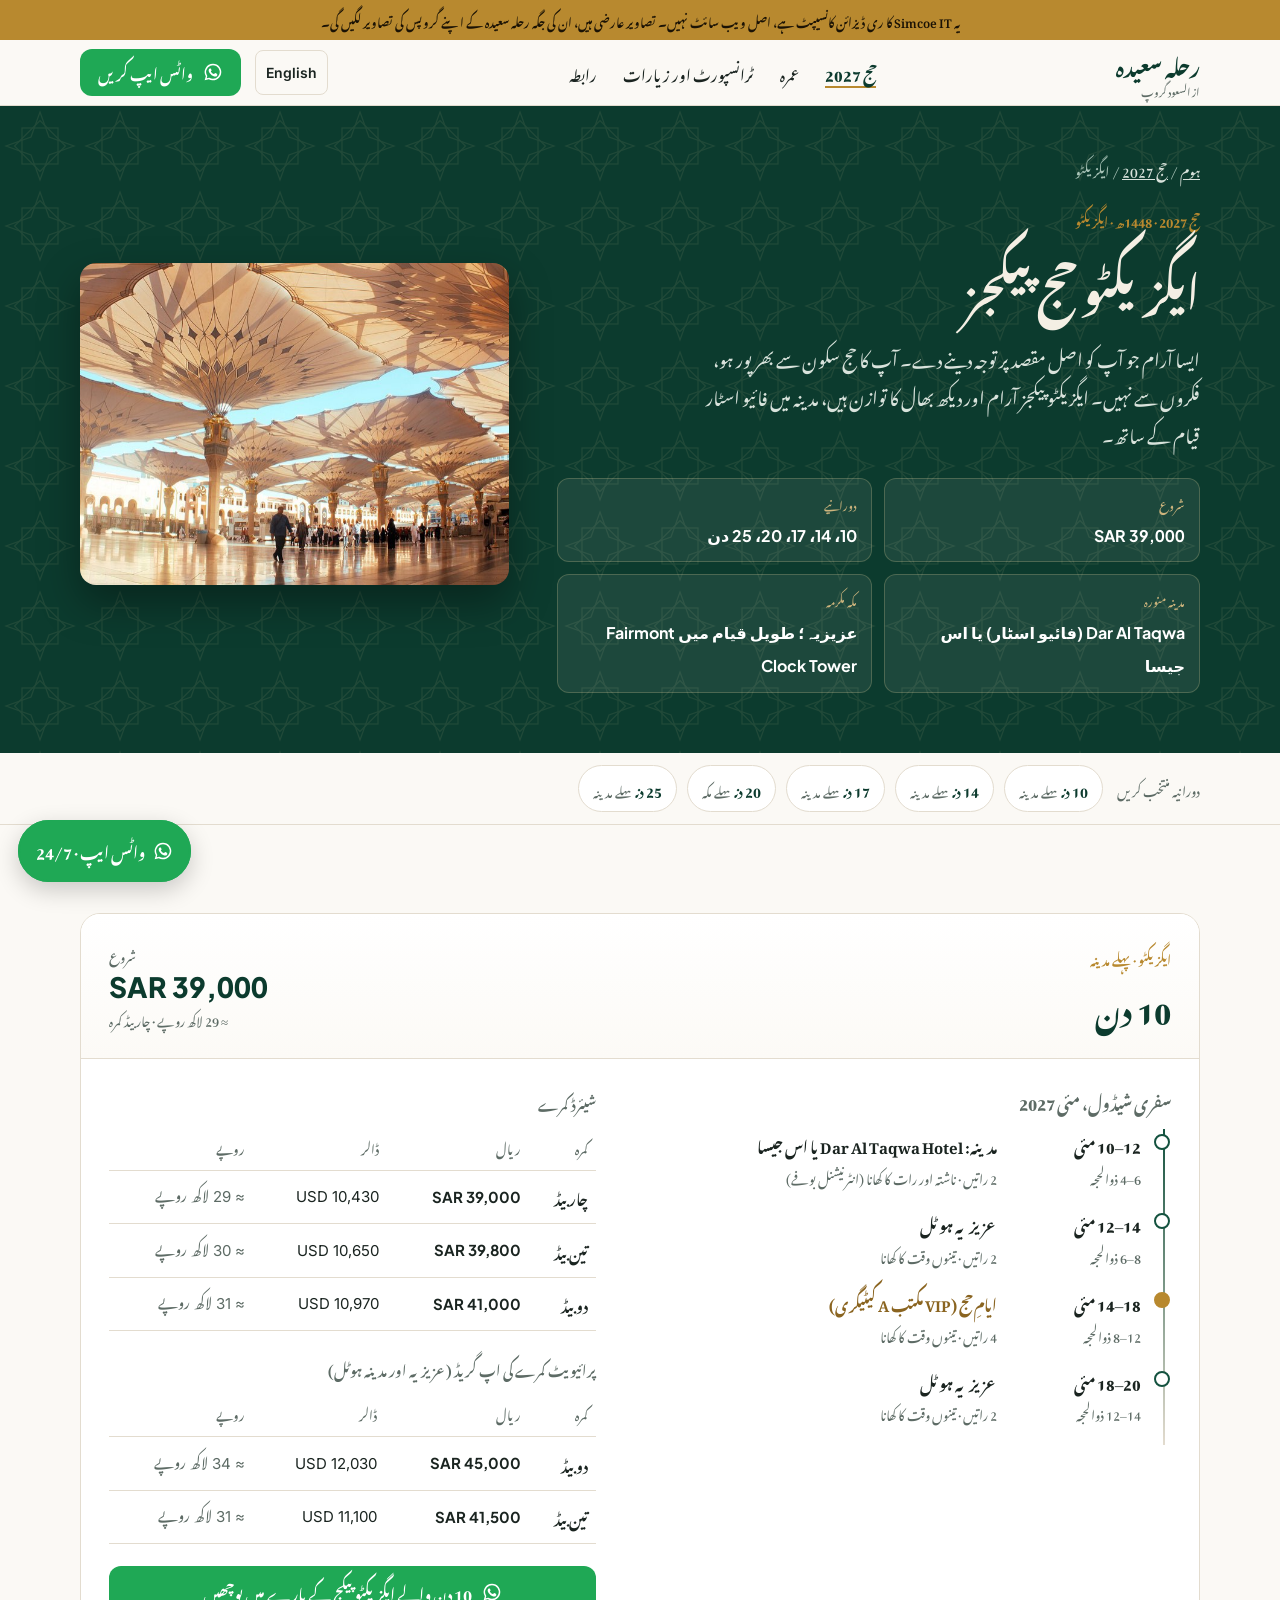
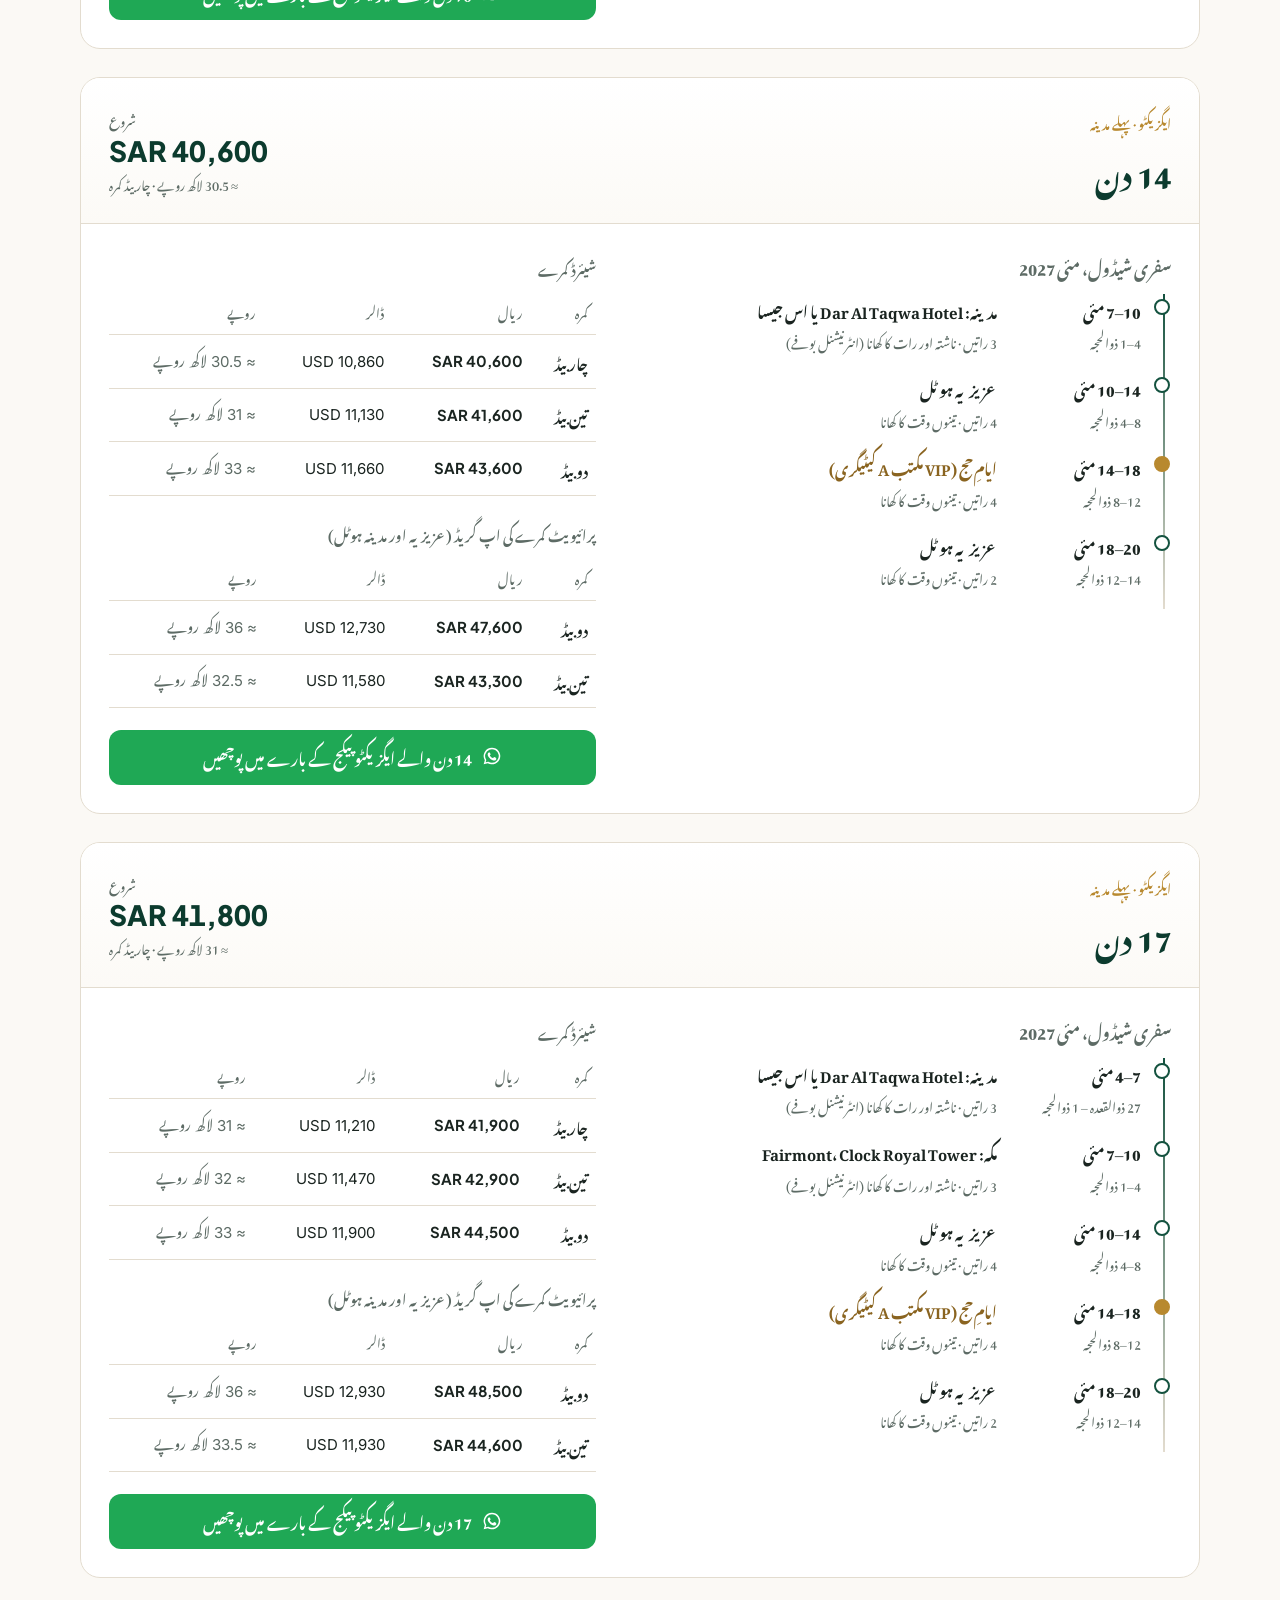
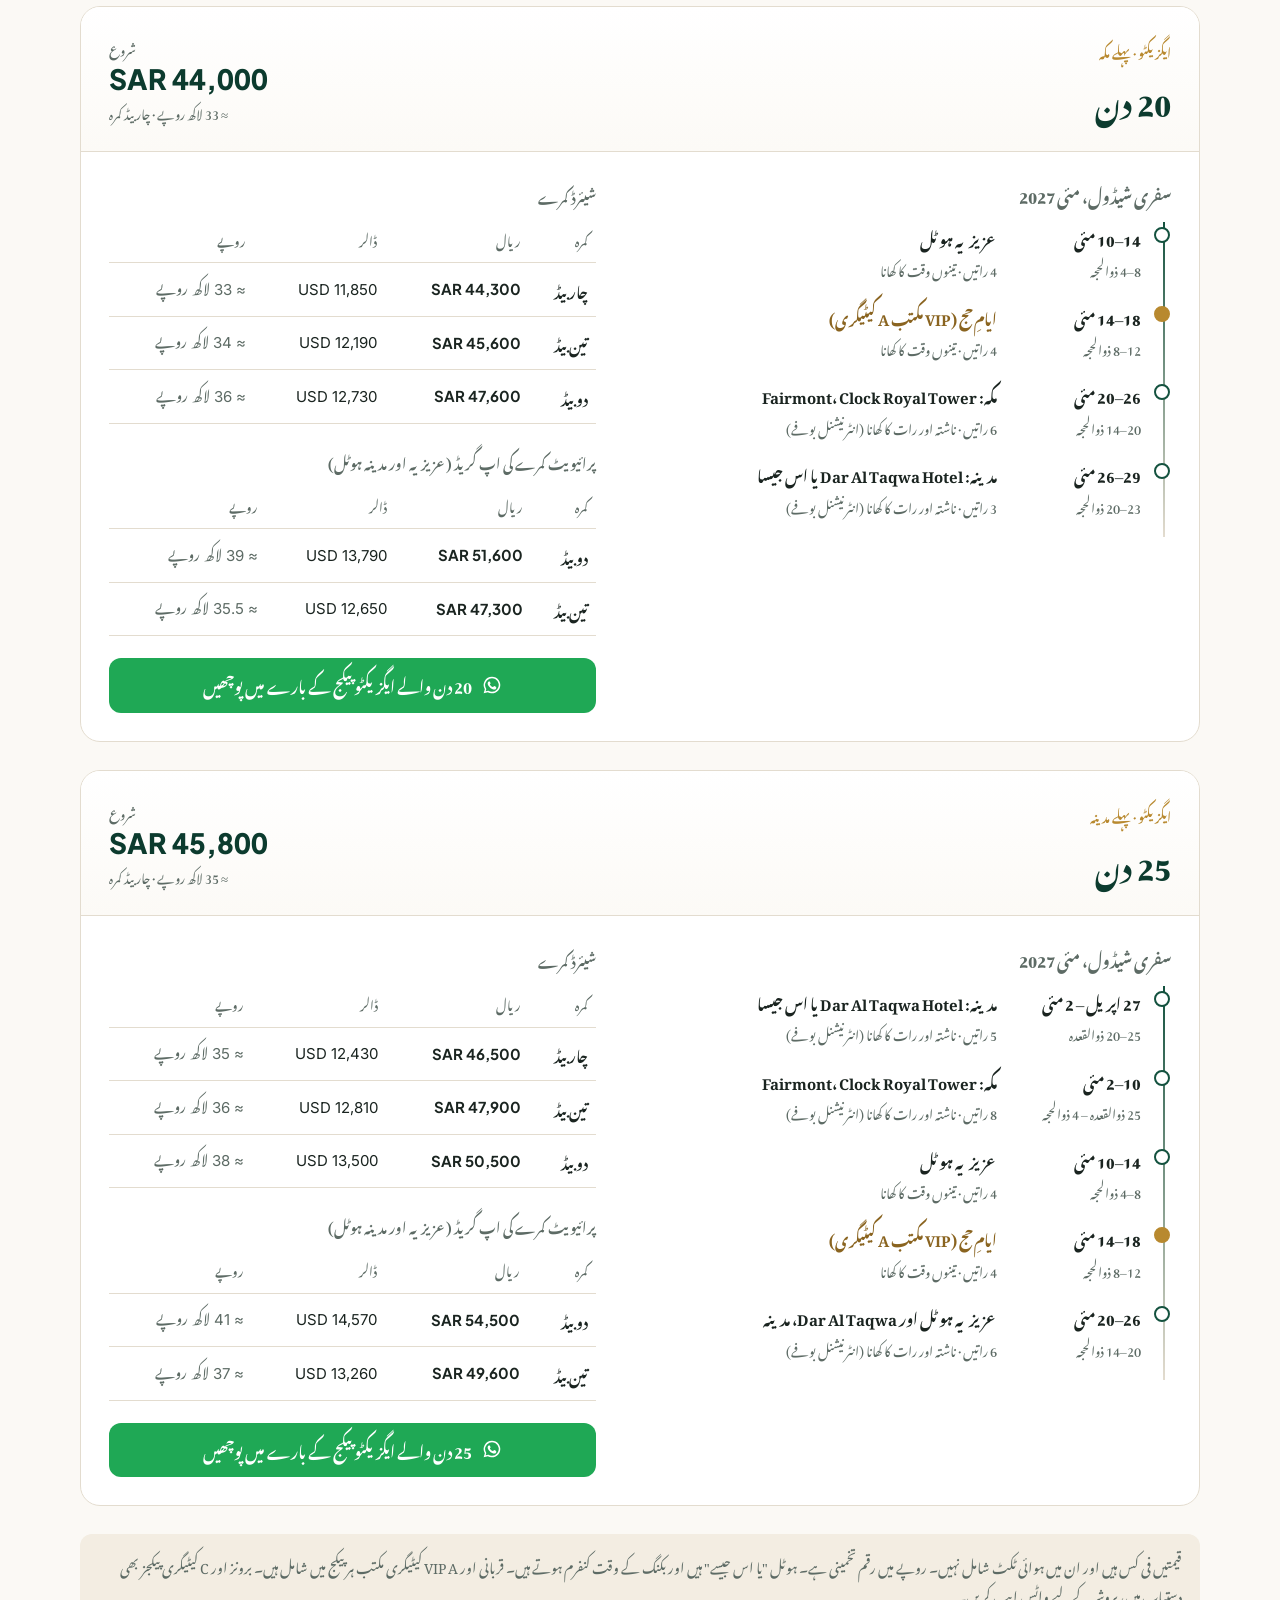
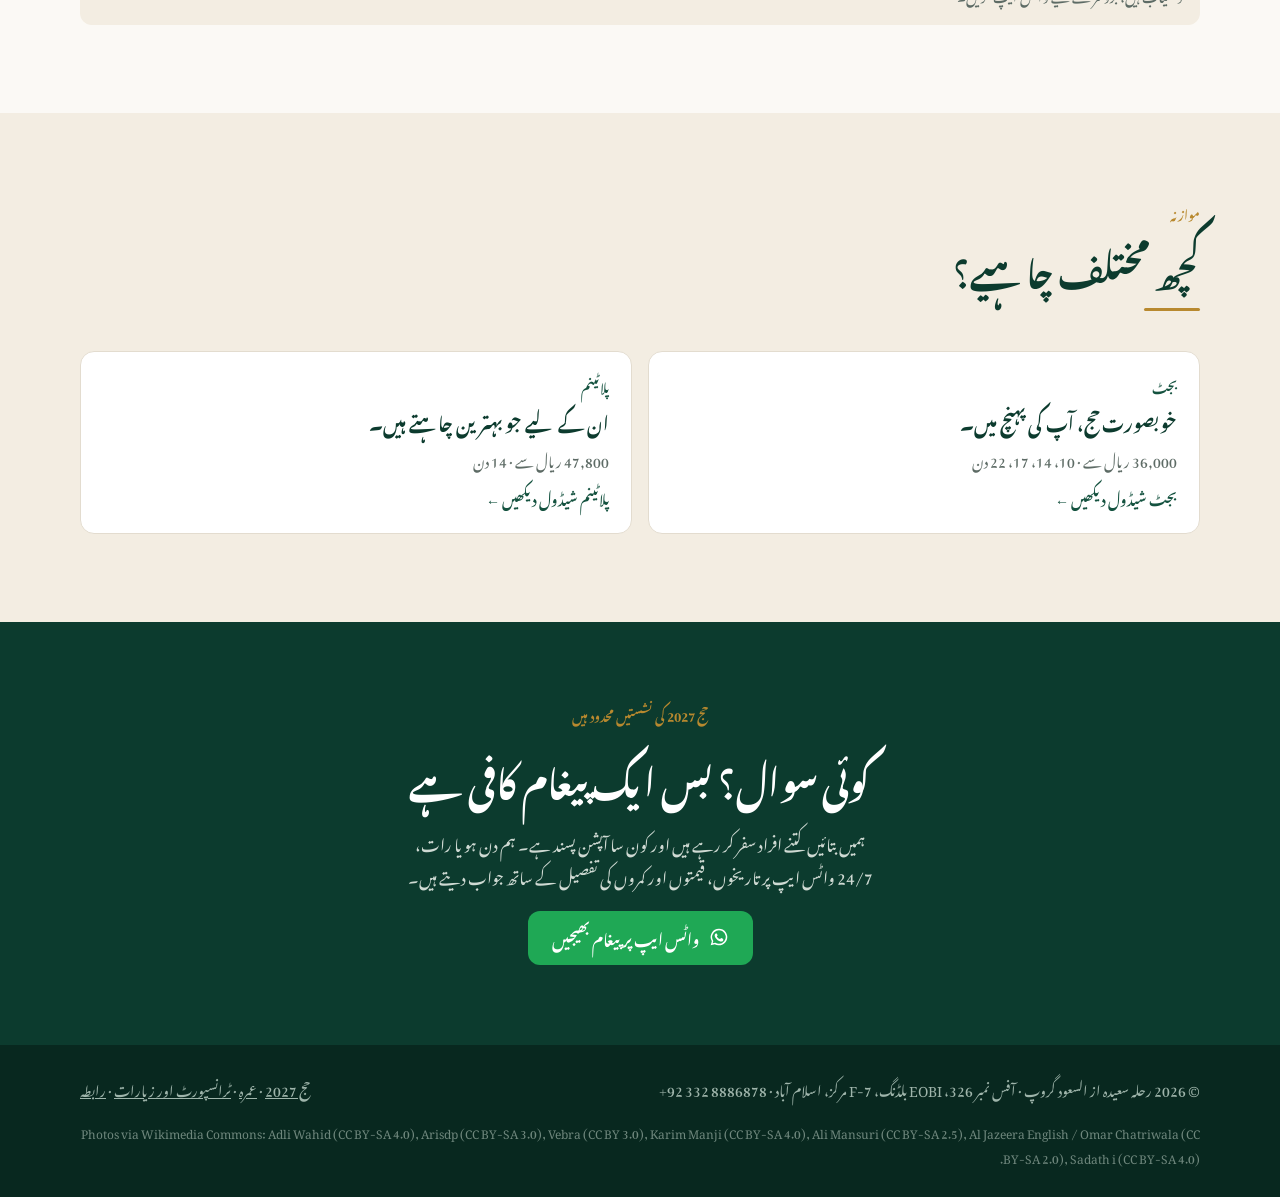
<file: ur/hajj-executive.html>
<!doctype html><html lang="ur" dir="rtl"><head><meta charset="utf-8"><meta name="viewport" content="width=device-width,initial-scale=1,viewport-fit=cover">
<title>پاکستان سے ایگزیکٹو حج پیکجز 2027 | رحلہ سعیدہ</title><meta name="description" content="ایگزیکٹو حج 2027 پیکجز: 10، 14، 17، 20، 25 دن، 39,000 ریال فی کس سے شروع۔ مکمل شیڈول، ہوٹل اور کمروں کی قیمتیں۔">
<link rel="preconnect" href="https://fonts.googleapis.com"><link rel="stylesheet" href="https://fonts.googleapis.com/css2?family=Plus+Jakarta+Sans:wght@500;700;800&family=Inter:wght@400;500;600&display=swap">
<link rel="stylesheet" href="../styles.css">
<link rel="stylesheet" href="../anim.css">
<link rel="stylesheet" href="https://fonts.googleapis.com/css2?family=Noto+Nastaliq+Urdu:wght@400;600;700&display=swap">
<link rel="stylesheet" href="../ur.css">
<script>(function(d){if(!(window.matchMedia&&matchMedia("(prefers-reduced-motion: reduce)").matches)){d.classList.add("anim");setTimeout(function(){if(!window.__animReady)d.classList.remove("anim")},2500)}})(document.documentElement)</script>
<script src="../anim.js" defer></script>
<script src="../menu.js" defer></script>
<meta name="robots" content="noindex, nofollow">
<!-- Visit tracking: Microsoft Clarity. Project zhpdzmc0x0. -->
<script>
(function(c,l,a,r,i,t,y){c[a]=c[a]||function(){(c[a].q=c[a].q||[]).push(arguments)};t=l.createElement(r);t.async=1;t.src="https://www.clarity.ms/tag/"+i;y=l.getElementsByTagName(r)[0];y.parentNode.insertBefore(t,y);})(window,document,"clarity","script","zhpdzmc0x0");
(function(){var k="demo_visitor",v=new URLSearchParams(location.search).get("v");try{if(v)sessionStorage.setItem(k,v);v=v||sessionStorage.getItem(k);}catch(e){}if(v)clarity("set","visitor",v);})();
</script>
</head><body><svg width="0" height="0" style="position:absolute" aria-hidden="true"><symbol id="wa" viewBox="0 0 24 24"><path fill="currentColor" d="M12 2a10 10 0 0 0-8.6 15.1L2 22l5-1.3A10 10 0 1 0 12 2zm0 18.2c-1.5 0-3-.4-4.3-1.2l-.3-.2-3 .8.8-2.9-.2-.3A8.2 8.2 0 1 1 12 20.2zm4.5-6.1c-.2-.1-1.5-.7-1.7-.8-.2-.1-.4-.1-.6.1l-.8 1c-.1.2-.3.2-.5.1a6.7 6.7 0 0 1-3.3-2.9c-.3-.4.2-.4.7-1.3.1-.2 0-.3 0-.4l-.8-1.8c-.2-.5-.4-.4-.6-.4h-.5c-.2 0-.4.1-.7.3-.2.3-.9.9-.9 2.2s.9 2.5 1 2.7c.1.2 1.8 2.8 4.4 3.9 1.6.7 2.3.8 3.1.6.5-.1 1.5-.6 1.7-1.2.2-.6.2-1.1.2-1.2-.1-.1-.3-.2-.5-.3z"/></symbol></svg>
<div class="concept">یہ Simcoe IT کا ری ڈیزائن کانسیپٹ ہے، اصل ویب سائٹ نہیں۔ تصاویر عارضی ہیں، ان کی جگہ رحلہ سعیدہ کے اپنے گروپس کی تصاویر لگیں گی۔</div>
<header class="top"><div class="in">
<a class="brand" href="index.html"><b>رحلہ سعیدہ</b><span>از السعود گروپ</span></a>
<nav class="main" aria-label="مرکزی مینو"><a href="index.html#packages" aria-current="page">حج 2027</a><a href="umrah.html">عمرہ</a><a href="transport.html">ٹرانسپورٹ اور زیارات</a><a href="contact.html">رابطہ</a></nav>
<div class="hdr-actions"><a class="lang" href="../hajj-executive.html" lang="en" hreflang="en">English</a><a class="btn btn-wa" target="_blank" rel="noopener" href="https://wa.me/923328886878?text=%D8%A7%D9%84%D8%B3%D9%84%D8%A7%D9%85%20%D8%B9%D9%84%DB%8C%DA%A9%D9%85%D8%8C%20%D9%85%D8%AC%DA%BE%DB%92%20%D8%A7%DB%8C%DA%AF%D8%B2%DB%8C%DA%A9%D9%B9%D9%88%20%D8%AD%D8%AC%202027%20%D9%BE%DB%8C%DA%A9%D8%AC%20%DA%A9%DB%8C%20%D8%AA%D9%81%D8%B5%DB%8C%D9%84%D8%A7%D8%AA%20%DA%86%D8%A7%DB%81%D8%A6%DB%8C%DA%BA%DB%94"><svg class="wa-ico"><use href="#wa"/></svg>واٹس ایپ کریں</a></div>
</div></header>
<section class="phero"><div class="in">
<div><nav class="crumbs" aria-label="راستہ"><a href="index.html">ہوم</a> / <a href="index.html#packages">حج 2027</a> / ایگزیکٹو</nav>
<span class="eyebrow">حج 2027 · 1448ھ · ایگزیکٹو</span><h1>ایگزیکٹو حج پیکجز</h1><p class="lead">ایسا آرام جو آپ کو اصل مقصد پر توجہ دینے دے۔ آپ کا حج سکون سے بھرپور ہو، فکروں سے نہیں۔ ایگزیکٹو پیکجز آرام اور دیکھ بھال کا توازن ہیں، مدینہ میں فائیو اسٹار قیام کے ساتھ۔</p>
<div class="facts"><div><small>شروع</small><b>SAR 39,000</b></div><div><small>دورانیے</small><b>10، 14، 17، 20، 25 دن</b></div><div><small>مدینہ منورہ</small><b>Dar Al Taqwa (فائیو اسٹار) یا اس جیسا</b></div><div><small>مکہ مکرمہ</small><b>عزیزیہ؛ طویل قیام میں Fairmont Clock Tower</b></div></div></div>
<img class="photo" src="../img/nabawi.jpg" alt="مسجدِ نبوی کے صحن کی چھتریاں"></div></section>
<nav class="chips" aria-label="پیکج کے دورانیے"><div class="in"><span>دورانیہ منتخب کریں</span><a href="#p0">10 دن<small>پہلے مدینہ</small></a><a href="#p1">14 دن<small>پہلے مدینہ</small></a><a href="#p2">17 دن<small>پہلے مدینہ</small></a><a href="#p3">20 دن<small>پہلے مکہ</small></a><a href="#p4">25 دن<small>پہلے مدینہ</small></a></div></nav>
<section class="band"><div class="in itins"><article class="itin" id="p0">
<div class="itin-head"><div><span class="eyebrow">ایگزیکٹو · پہلے مدینہ</span><h2>10 دن</h2></div>
<div class="itin-price"><small>شروع</small><b>SAR 39,000</b><small>≈ 29 لاکھ روپے · چار بیڈ کمرہ</small></div></div>
<div class="itin-body"><div><h3>سفری شیڈول، مئی 2027</h3><ol class="timeline"><li><span class="when"><b>⁦10–12⁩ مئی</b><small>⁦4–6⁩ ذوالحجہ</small></span><span class="what"><b>مدینہ: Dar Al Taqwa Hotel یا اس جیسا</b><small>2 راتیں · ناشتہ اور رات کا کھانا (انٹرنیشنل بوفے)</small></span></li><li><span class="when"><b>⁦12–14⁩ مئی</b><small>⁦6–8⁩ ذوالحجہ</small></span><span class="what"><b>عزیزیہ ہوٹل</b><small>2 راتیں · تینوں وقت کا کھانا</small></span></li><li class="hajjday"><span class="when"><b>⁦14–18⁩ مئی</b><small>⁦8–12⁩ ذوالحجہ</small></span><span class="what"><b>ایامِ حج (VIP مکتب A کیٹیگری)</b><small>4 راتیں · تینوں وقت کا کھانا</small></span></li><li><span class="when"><b>⁦18–20⁩ مئی</b><small>⁦12–14⁩ ذوالحجہ</small></span><span class="what"><b>عزیزیہ ہوٹل</b><small>2 راتیں · تینوں وقت کا کھانا</small></span></li></ol></div>
<div><table class="prices"><caption>شیئرڈ کمرے</caption><thead><tr><th>کمرہ</th><th>ریال</th><th>ڈالر</th><th>روپے</th></tr></thead><tbody><tr><th scope="row">چار بیڈ</th><td><b>SAR 39,000</b></td><td>USD 10,430</td><td>≈ 29 لاکھ روپے</td></tr><tr><th scope="row">تین بیڈ</th><td><b>SAR 39,800</b></td><td>USD 10,650</td><td>≈ 30 لاکھ روپے</td></tr><tr><th scope="row">دو بیڈ</th><td><b>SAR 41,000</b></td><td>USD 10,970</td><td>≈ 31 لاکھ روپے</td></tr></tbody></table><table class="prices"><caption>پرائیویٹ کمرے کی اپ گریڈ (عزیزیہ اور مدینہ ہوٹل)</caption><thead><tr><th>کمرہ</th><th>ریال</th><th>ڈالر</th><th>روپے</th></tr></thead><tbody><tr><th scope="row">دو بیڈ</th><td><b>SAR 45,000</b></td><td>USD 12,030</td><td>≈ 34 لاکھ روپے</td></tr><tr><th scope="row">تین بیڈ</th><td><b>SAR 41,500</b></td><td>USD 11,100</td><td>≈ 31 لاکھ روپے</td></tr></tbody></table>
<a class="btn btn-wa" target="_blank" rel="noopener" href="https://wa.me/923328886878?text=%D8%A7%D9%84%D8%B3%D9%84%D8%A7%D9%85%20%D8%B9%D9%84%DB%8C%DA%A9%D9%85%D8%8C%20%D9%85%D8%AC%DA%BE%DB%92%2010%20%D8%AF%D9%86%20%D9%88%D8%A7%D9%84%DB%92%20%D8%A7%DB%8C%DA%AF%D8%B2%DB%8C%DA%A9%D9%B9%D9%88%20%D8%AD%D8%AC%202027%20%D9%BE%DB%8C%DA%A9%D8%AC%20%28%D9%BE%DB%81%D9%84%DB%92%20%D9%85%D8%AF%DB%8C%D9%86%DB%81%29%20%DA%A9%DB%8C%20%D8%AA%D9%81%D8%B5%DB%8C%D9%84%D8%A7%D8%AA%20%DA%86%D8%A7%DB%81%D8%A6%DB%8C%DA%BA%DB%94"><svg class="wa-ico"><use href="#wa"/></svg>10 دن والے ایگزیکٹو پیکج کے بارے میں پوچھیں</a></div></div>
</article><article class="itin" id="p1">
<div class="itin-head"><div><span class="eyebrow">ایگزیکٹو · پہلے مدینہ</span><h2>14 دن</h2></div>
<div class="itin-price"><small>شروع</small><b>SAR 40,600</b><small>≈ 30.5 لاکھ روپے · چار بیڈ کمرہ</small></div></div>
<div class="itin-body"><div><h3>سفری شیڈول، مئی 2027</h3><ol class="timeline"><li><span class="when"><b>⁦7–10⁩ مئی</b><small>⁦1–4⁩ ذوالحجہ</small></span><span class="what"><b>مدینہ: Dar Al Taqwa Hotel یا اس جیسا</b><small>3 راتیں · ناشتہ اور رات کا کھانا (انٹرنیشنل بوفے)</small></span></li><li><span class="when"><b>⁦10–14⁩ مئی</b><small>⁦4–8⁩ ذوالحجہ</small></span><span class="what"><b>عزیزیہ ہوٹل</b><small>4 راتیں · تینوں وقت کا کھانا</small></span></li><li class="hajjday"><span class="when"><b>⁦14–18⁩ مئی</b><small>⁦8–12⁩ ذوالحجہ</small></span><span class="what"><b>ایامِ حج (VIP مکتب A کیٹیگری)</b><small>4 راتیں · تینوں وقت کا کھانا</small></span></li><li><span class="when"><b>⁦18–20⁩ مئی</b><small>⁦12–14⁩ ذوالحجہ</small></span><span class="what"><b>عزیزیہ ہوٹل</b><small>2 راتیں · تینوں وقت کا کھانا</small></span></li></ol></div>
<div><table class="prices"><caption>شیئرڈ کمرے</caption><thead><tr><th>کمرہ</th><th>ریال</th><th>ڈالر</th><th>روپے</th></tr></thead><tbody><tr><th scope="row">چار بیڈ</th><td><b>SAR 40,600</b></td><td>USD 10,860</td><td>≈ 30.5 لاکھ روپے</td></tr><tr><th scope="row">تین بیڈ</th><td><b>SAR 41,600</b></td><td>USD 11,130</td><td>≈ 31 لاکھ روپے</td></tr><tr><th scope="row">دو بیڈ</th><td><b>SAR 43,600</b></td><td>USD 11,660</td><td>≈ 33 لاکھ روپے</td></tr></tbody></table><table class="prices"><caption>پرائیویٹ کمرے کی اپ گریڈ (عزیزیہ اور مدینہ ہوٹل)</caption><thead><tr><th>کمرہ</th><th>ریال</th><th>ڈالر</th><th>روپے</th></tr></thead><tbody><tr><th scope="row">دو بیڈ</th><td><b>SAR 47,600</b></td><td>USD 12,730</td><td>≈ 36 لاکھ روپے</td></tr><tr><th scope="row">تین بیڈ</th><td><b>SAR 43,300</b></td><td>USD 11,580</td><td>≈ 32.5 لاکھ روپے</td></tr></tbody></table>
<a class="btn btn-wa" target="_blank" rel="noopener" href="https://wa.me/923328886878?text=%D8%A7%D9%84%D8%B3%D9%84%D8%A7%D9%85%20%D8%B9%D9%84%DB%8C%DA%A9%D9%85%D8%8C%20%D9%85%D8%AC%DA%BE%DB%92%2014%20%D8%AF%D9%86%20%D9%88%D8%A7%D9%84%DB%92%20%D8%A7%DB%8C%DA%AF%D8%B2%DB%8C%DA%A9%D9%B9%D9%88%20%D8%AD%D8%AC%202027%20%D9%BE%DB%8C%DA%A9%D8%AC%20%28%D9%BE%DB%81%D9%84%DB%92%20%D9%85%D8%AF%DB%8C%D9%86%DB%81%29%20%DA%A9%DB%8C%20%D8%AA%D9%81%D8%B5%DB%8C%D9%84%D8%A7%D8%AA%20%DA%86%D8%A7%DB%81%D8%A6%DB%8C%DA%BA%DB%94"><svg class="wa-ico"><use href="#wa"/></svg>14 دن والے ایگزیکٹو پیکج کے بارے میں پوچھیں</a></div></div>
</article><article class="itin" id="p2">
<div class="itin-head"><div><span class="eyebrow">ایگزیکٹو · پہلے مدینہ</span><h2>17 دن</h2></div>
<div class="itin-price"><small>شروع</small><b>SAR 41,900</b><small>≈ 31 لاکھ روپے · چار بیڈ کمرہ</small></div></div>
<div class="itin-body"><div><h3>سفری شیڈول، مئی 2027</h3><ol class="timeline"><li><span class="when"><b>⁦4–7⁩ مئی</b><small>27 ذوالقعدہ – 1 ذوالحجہ</small></span><span class="what"><b>مدینہ: Dar Al Taqwa Hotel یا اس جیسا</b><small>3 راتیں · ناشتہ اور رات کا کھانا (انٹرنیشنل بوفے)</small></span></li><li><span class="when"><b>⁦7–10⁩ مئی</b><small>⁦1–4⁩ ذوالحجہ</small></span><span class="what"><b>مکہ: Fairmont، Clock Royal Tower</b><small>3 راتیں · ناشتہ اور رات کا کھانا (انٹرنیشنل بوفے)</small></span></li><li><span class="when"><b>⁦10–14⁩ مئی</b><small>⁦4–8⁩ ذوالحجہ</small></span><span class="what"><b>عزیزیہ ہوٹل</b><small>4 راتیں · تینوں وقت کا کھانا</small></span></li><li class="hajjday"><span class="when"><b>⁦14–18⁩ مئی</b><small>⁦8–12⁩ ذوالحجہ</small></span><span class="what"><b>ایامِ حج (VIP مکتب A کیٹیگری)</b><small>4 راتیں · تینوں وقت کا کھانا</small></span></li><li><span class="when"><b>⁦18–20⁩ مئی</b><small>⁦12–14⁩ ذوالحجہ</small></span><span class="what"><b>عزیزیہ ہوٹل</b><small>2 راتیں · تینوں وقت کا کھانا</small></span></li></ol></div>
<div><table class="prices"><caption>شیئرڈ کمرے</caption><thead><tr><th>کمرہ</th><th>ریال</th><th>ڈالر</th><th>روپے</th></tr></thead><tbody><tr><th scope="row">چار بیڈ</th><td><b>SAR 41,900</b></td><td>USD 11,210</td><td>≈ 31 لاکھ روپے</td></tr><tr><th scope="row">تین بیڈ</th><td><b>SAR 42,900</b></td><td>USD 11,470</td><td>≈ 32 لاکھ روپے</td></tr><tr><th scope="row">دو بیڈ</th><td><b>SAR 44,500</b></td><td>USD 11,900</td><td>≈ 33 لاکھ روپے</td></tr></tbody></table><table class="prices"><caption>پرائیویٹ کمرے کی اپ گریڈ (عزیزیہ اور مدینہ ہوٹل)</caption><thead><tr><th>کمرہ</th><th>ریال</th><th>ڈالر</th><th>روپے</th></tr></thead><tbody><tr><th scope="row">دو بیڈ</th><td><b>SAR 48,500</b></td><td>USD 12,930</td><td>≈ 36 لاکھ روپے</td></tr><tr><th scope="row">تین بیڈ</th><td><b>SAR 44,600</b></td><td>USD 11,930</td><td>≈ 33.5 لاکھ روپے</td></tr></tbody></table>
<a class="btn btn-wa" target="_blank" rel="noopener" href="https://wa.me/923328886878?text=%D8%A7%D9%84%D8%B3%D9%84%D8%A7%D9%85%20%D8%B9%D9%84%DB%8C%DA%A9%D9%85%D8%8C%20%D9%85%D8%AC%DA%BE%DB%92%2017%20%D8%AF%D9%86%20%D9%88%D8%A7%D9%84%DB%92%20%D8%A7%DB%8C%DA%AF%D8%B2%DB%8C%DA%A9%D9%B9%D9%88%20%D8%AD%D8%AC%202027%20%D9%BE%DB%8C%DA%A9%D8%AC%20%28%D9%BE%DB%81%D9%84%DB%92%20%D9%85%D8%AF%DB%8C%D9%86%DB%81%29%20%DA%A9%DB%8C%20%D8%AA%D9%81%D8%B5%DB%8C%D9%84%D8%A7%D8%AA%20%DA%86%D8%A7%DB%81%D8%A6%DB%8C%DA%BA%DB%94"><svg class="wa-ico"><use href="#wa"/></svg>17 دن والے ایگزیکٹو پیکج کے بارے میں پوچھیں</a></div></div>
</article><article class="itin" id="p3">
<div class="itin-head"><div><span class="eyebrow">ایگزیکٹو · پہلے مکہ</span><h2>20 دن</h2></div>
<div class="itin-price"><small>شروع</small><b>SAR 44,300</b><small>≈ 33 لاکھ روپے · چار بیڈ کمرہ</small></div></div>
<div class="itin-body"><div><h3>سفری شیڈول، مئی 2027</h3><ol class="timeline"><li><span class="when"><b>⁦10–14⁩ مئی</b><small>⁦4–8⁩ ذوالحجہ</small></span><span class="what"><b>عزیزیہ ہوٹل</b><small>4 راتیں · تینوں وقت کا کھانا</small></span></li><li class="hajjday"><span class="when"><b>⁦14–18⁩ مئی</b><small>⁦8–12⁩ ذوالحجہ</small></span><span class="what"><b>ایامِ حج (VIP مکتب A کیٹیگری)</b><small>4 راتیں · تینوں وقت کا کھانا</small></span></li><li><span class="when"><b>⁦20–26⁩ مئی</b><small>⁦14–20⁩ ذوالحجہ</small></span><span class="what"><b>مکہ: Fairmont، Clock Royal Tower</b><small>6 راتیں · ناشتہ اور رات کا کھانا (انٹرنیشنل بوفے)</small></span></li><li><span class="when"><b>⁦26–29⁩ مئی</b><small>⁦20–23⁩ ذوالحجہ</small></span><span class="what"><b>مدینہ: Dar Al Taqwa Hotel یا اس جیسا</b><small>3 راتیں · ناشتہ اور رات کا کھانا (انٹرنیشنل بوفے)</small></span></li></ol></div>
<div><table class="prices"><caption>شیئرڈ کمرے</caption><thead><tr><th>کمرہ</th><th>ریال</th><th>ڈالر</th><th>روپے</th></tr></thead><tbody><tr><th scope="row">چار بیڈ</th><td><b>SAR 44,300</b></td><td>USD 11,850</td><td>≈ 33 لاکھ روپے</td></tr><tr><th scope="row">تین بیڈ</th><td><b>SAR 45,600</b></td><td>USD 12,190</td><td>≈ 34 لاکھ روپے</td></tr><tr><th scope="row">دو بیڈ</th><td><b>SAR 47,600</b></td><td>USD 12,730</td><td>≈ 36 لاکھ روپے</td></tr></tbody></table><table class="prices"><caption>پرائیویٹ کمرے کی اپ گریڈ (عزیزیہ اور مدینہ ہوٹل)</caption><thead><tr><th>کمرہ</th><th>ریال</th><th>ڈالر</th><th>روپے</th></tr></thead><tbody><tr><th scope="row">دو بیڈ</th><td><b>SAR 51,600</b></td><td>USD 13,790</td><td>≈ 39 لاکھ روپے</td></tr><tr><th scope="row">تین بیڈ</th><td><b>SAR 47,300</b></td><td>USD 12,650</td><td>≈ 35.5 لاکھ روپے</td></tr></tbody></table>
<a class="btn btn-wa" target="_blank" rel="noopener" href="https://wa.me/923328886878?text=%D8%A7%D9%84%D8%B3%D9%84%D8%A7%D9%85%20%D8%B9%D9%84%DB%8C%DA%A9%D9%85%D8%8C%20%D9%85%D8%AC%DA%BE%DB%92%2020%20%D8%AF%D9%86%20%D9%88%D8%A7%D9%84%DB%92%20%D8%A7%DB%8C%DA%AF%D8%B2%DB%8C%DA%A9%D9%B9%D9%88%20%D8%AD%D8%AC%202027%20%D9%BE%DB%8C%DA%A9%D8%AC%20%28%D9%BE%DB%81%D9%84%DB%92%20%D9%85%DA%A9%DB%81%29%20%DA%A9%DB%8C%20%D8%AA%D9%81%D8%B5%DB%8C%D9%84%D8%A7%D8%AA%20%DA%86%D8%A7%DB%81%D8%A6%DB%8C%DA%BA%DB%94"><svg class="wa-ico"><use href="#wa"/></svg>20 دن والے ایگزیکٹو پیکج کے بارے میں پوچھیں</a></div></div>
</article><article class="itin" id="p4">
<div class="itin-head"><div><span class="eyebrow">ایگزیکٹو · پہلے مدینہ</span><h2>25 دن</h2></div>
<div class="itin-price"><small>شروع</small><b>SAR 46,500</b><small>≈ 35 لاکھ روپے · چار بیڈ کمرہ</small></div></div>
<div class="itin-body"><div><h3>سفری شیڈول، مئی 2027</h3><ol class="timeline"><li><span class="when"><b>27 اپریل – 2 مئی</b><small>⁦20–25⁩ ذوالقعدہ</small></span><span class="what"><b>مدینہ: Dar Al Taqwa Hotel یا اس جیسا</b><small>5 راتیں · ناشتہ اور رات کا کھانا (انٹرنیشنل بوفے)</small></span></li><li><span class="when"><b>⁦2–10⁩ مئی</b><small>25 ذوالقعدہ – 4 ذوالحجہ</small></span><span class="what"><b>مکہ: Fairmont، Clock Royal Tower</b><small>8 راتیں · ناشتہ اور رات کا کھانا (انٹرنیشنل بوفے)</small></span></li><li><span class="when"><b>⁦10–14⁩ مئی</b><small>⁦4–8⁩ ذوالحجہ</small></span><span class="what"><b>عزیزیہ ہوٹل</b><small>4 راتیں · تینوں وقت کا کھانا</small></span></li><li class="hajjday"><span class="when"><b>⁦14–18⁩ مئی</b><small>⁦8–12⁩ ذوالحجہ</small></span><span class="what"><b>ایامِ حج (VIP مکتب A کیٹیگری)</b><small>4 راتیں · تینوں وقت کا کھانا</small></span></li><li><span class="when"><b>⁦20–26⁩ مئی</b><small>⁦14–20⁩ ذوالحجہ</small></span><span class="what"><b>عزیزیہ ہوٹل اور Dar Al Taqwa، مدینہ</b><small>6 راتیں · ناشتہ اور رات کا کھانا (انٹرنیشنل بوفے)</small></span></li></ol></div>
<div><table class="prices"><caption>شیئرڈ کمرے</caption><thead><tr><th>کمرہ</th><th>ریال</th><th>ڈالر</th><th>روپے</th></tr></thead><tbody><tr><th scope="row">چار بیڈ</th><td><b>SAR 46,500</b></td><td>USD 12,430</td><td>≈ 35 لاکھ روپے</td></tr><tr><th scope="row">تین بیڈ</th><td><b>SAR 47,900</b></td><td>USD 12,810</td><td>≈ 36 لاکھ روپے</td></tr><tr><th scope="row">دو بیڈ</th><td><b>SAR 50,500</b></td><td>USD 13,500</td><td>≈ 38 لاکھ روپے</td></tr></tbody></table><table class="prices"><caption>پرائیویٹ کمرے کی اپ گریڈ (عزیزیہ اور مدینہ ہوٹل)</caption><thead><tr><th>کمرہ</th><th>ریال</th><th>ڈالر</th><th>روپے</th></tr></thead><tbody><tr><th scope="row">دو بیڈ</th><td><b>SAR 54,500</b></td><td>USD 14,570</td><td>≈ 41 لاکھ روپے</td></tr><tr><th scope="row">تین بیڈ</th><td><b>SAR 49,600</b></td><td>USD 13,260</td><td>≈ 37 لاکھ روپے</td></tr></tbody></table>
<a class="btn btn-wa" target="_blank" rel="noopener" href="https://wa.me/923328886878?text=%D8%A7%D9%84%D8%B3%D9%84%D8%A7%D9%85%20%D8%B9%D9%84%DB%8C%DA%A9%D9%85%D8%8C%20%D9%85%D8%AC%DA%BE%DB%92%2025%20%D8%AF%D9%86%20%D9%88%D8%A7%D9%84%DB%92%20%D8%A7%DB%8C%DA%AF%D8%B2%DB%8C%DA%A9%D9%B9%D9%88%20%D8%AD%D8%AC%202027%20%D9%BE%DB%8C%DA%A9%D8%AC%20%28%D9%BE%DB%81%D9%84%DB%92%20%D9%85%D8%AF%DB%8C%D9%86%DB%81%29%20%DA%A9%DB%8C%20%D8%AA%D9%81%D8%B5%DB%8C%D9%84%D8%A7%D8%AA%20%DA%86%D8%A7%DB%81%D8%A6%DB%8C%DA%BA%DB%94"><svg class="wa-ico"><use href="#wa"/></svg>25 دن والے ایگزیکٹو پیکج کے بارے میں پوچھیں</a></div></div>
</article>
<p class="note">قیمتیں فی کس ہیں اور ان میں ہوائی ٹکٹ شامل نہیں۔ روپے میں رقم تخمینی ہے۔ ہوٹل "یا اس جیسے" ہیں اور بکنگ کے وقت کنفرم ہوتے ہیں۔ قربانی اور VIP A کیٹیگری مکتب ہر پیکج میں شامل ہیں۔ برونز اور C کیٹیگری پیکجز بھی دستیاب ہیں، بروشر کے لیے واٹس ایپ کریں۔</p></div></section>
<section class="band included"><div class="in"><div class="head"><span class="eyebrow">موازنہ</span><h2>کچھ مختلف چاہیے؟</h2></div><div class="svc two-up"><a href="hajj-budget.html"><span class="eyebrow">بجٹ</span><h3>خوبصورت حج، آپ کی پہنچ میں۔</h3><p>36,000 ریال سے · 10، 14، 17، 22 دن</p><span>بجٹ شیڈول دیکھیں ←</span></a><a href="hajj-platinum.html"><span class="eyebrow">پلاٹینم</span><h3>ان کے لیے جو بہترین چاہتے ہیں۔</h3><p>47,800 ریال سے · 14 دن</p><span>پلاٹینم شیڈول دیکھیں ←</span></a></div></div></section>
<section class="final"><div class="in"><span class="eyebrow">حج 2027 کی نشستیں محدود ہیں</span><h2>کوئی سوال؟ بس ایک پیغام کافی ہے</h2>
<p>ہمیں بتائیں کتنے افراد سفر کر رہے ہیں اور کون سا آپشن پسند ہے۔ ہم دن ہو یا رات، 24/7 واٹس ایپ پر تاریخوں، قیمتوں اور کمروں کی تفصیل کے ساتھ جواب دیتے ہیں۔</p>
<a class="btn btn-wa" target="_blank" rel="noopener" href="https://wa.me/923328886878?text=%D8%A7%D9%84%D8%B3%D9%84%D8%A7%D9%85%20%D8%B9%D9%84%DB%8C%DA%A9%D9%85%D8%8C%20%D9%85%D8%AC%DA%BE%DB%92%20%D8%A7%DB%8C%DA%AF%D8%B2%DB%8C%DA%A9%D9%B9%D9%88%20%D8%AD%D8%AC%202027%20%D9%BE%DB%8C%DA%A9%D8%AC%20%DA%A9%DB%8C%20%D8%AA%D9%81%D8%B5%DB%8C%D9%84%D8%A7%D8%AA%20%DA%86%D8%A7%DB%81%D8%A6%DB%8C%DA%BA%DB%94"><svg class="wa-ico"><use href="#wa"/></svg>واٹس ایپ پر پیغام بھیجیں</a></div></section>
<footer><div class="in"><span>© 2026 رحلہ سعیدہ از السعود گروپ · آفس نمبر 326، EOBI بلڈنگ، F-7 مرکز، اسلام آباد · ⁦+92 332 8886878⁩</span>
<span><a href="index.html#packages">حج 2027</a> · <a href="umrah.html">عمرہ</a> · <a href="transport.html">ٹرانسپورٹ اور زیارات</a> · <a href="contact.html">رابطہ</a></span>
<span class="credits">Photos via Wikimedia Commons: Adli Wahid (CC BY-SA 4.0), Arisdp (CC BY-SA 3.0), Vebra (CC BY 3.0), Karim Manji (CC BY-SA 4.0), Ali Mansuri (CC BY-SA 2.5), Al Jazeera English / Omar Chatriwala (CC BY-SA 2.0), Sadath i (CC BY-SA 4.0).</span></div></footer>
<a class="float-wa" target="_blank" rel="noopener" href="https://wa.me/923328886878?text=%D8%A7%D9%84%D8%B3%D9%84%D8%A7%D9%85%20%D8%B9%D9%84%DB%8C%DA%A9%D9%85%D8%8C%20%D9%85%D8%AC%DA%BE%DB%92%20%D8%A7%DB%8C%DA%AF%D8%B2%DB%8C%DA%A9%D9%B9%D9%88%20%D8%AD%D8%AC%202027%20%D9%BE%DB%8C%DA%A9%D8%AC%20%DA%A9%DB%8C%20%D8%AA%D9%81%D8%B5%DB%8C%D9%84%D8%A7%D8%AA%20%DA%86%D8%A7%DB%81%D8%A6%DB%8C%DA%BA%DB%94" aria-label="واٹس ایپ کریں، ہم 24/7 جواب دیتے ہیں"><svg class="wa-ico"><use href="#wa"/></svg><span>واٹس ایپ · 24/7</span></a>
</body></html>
</file>
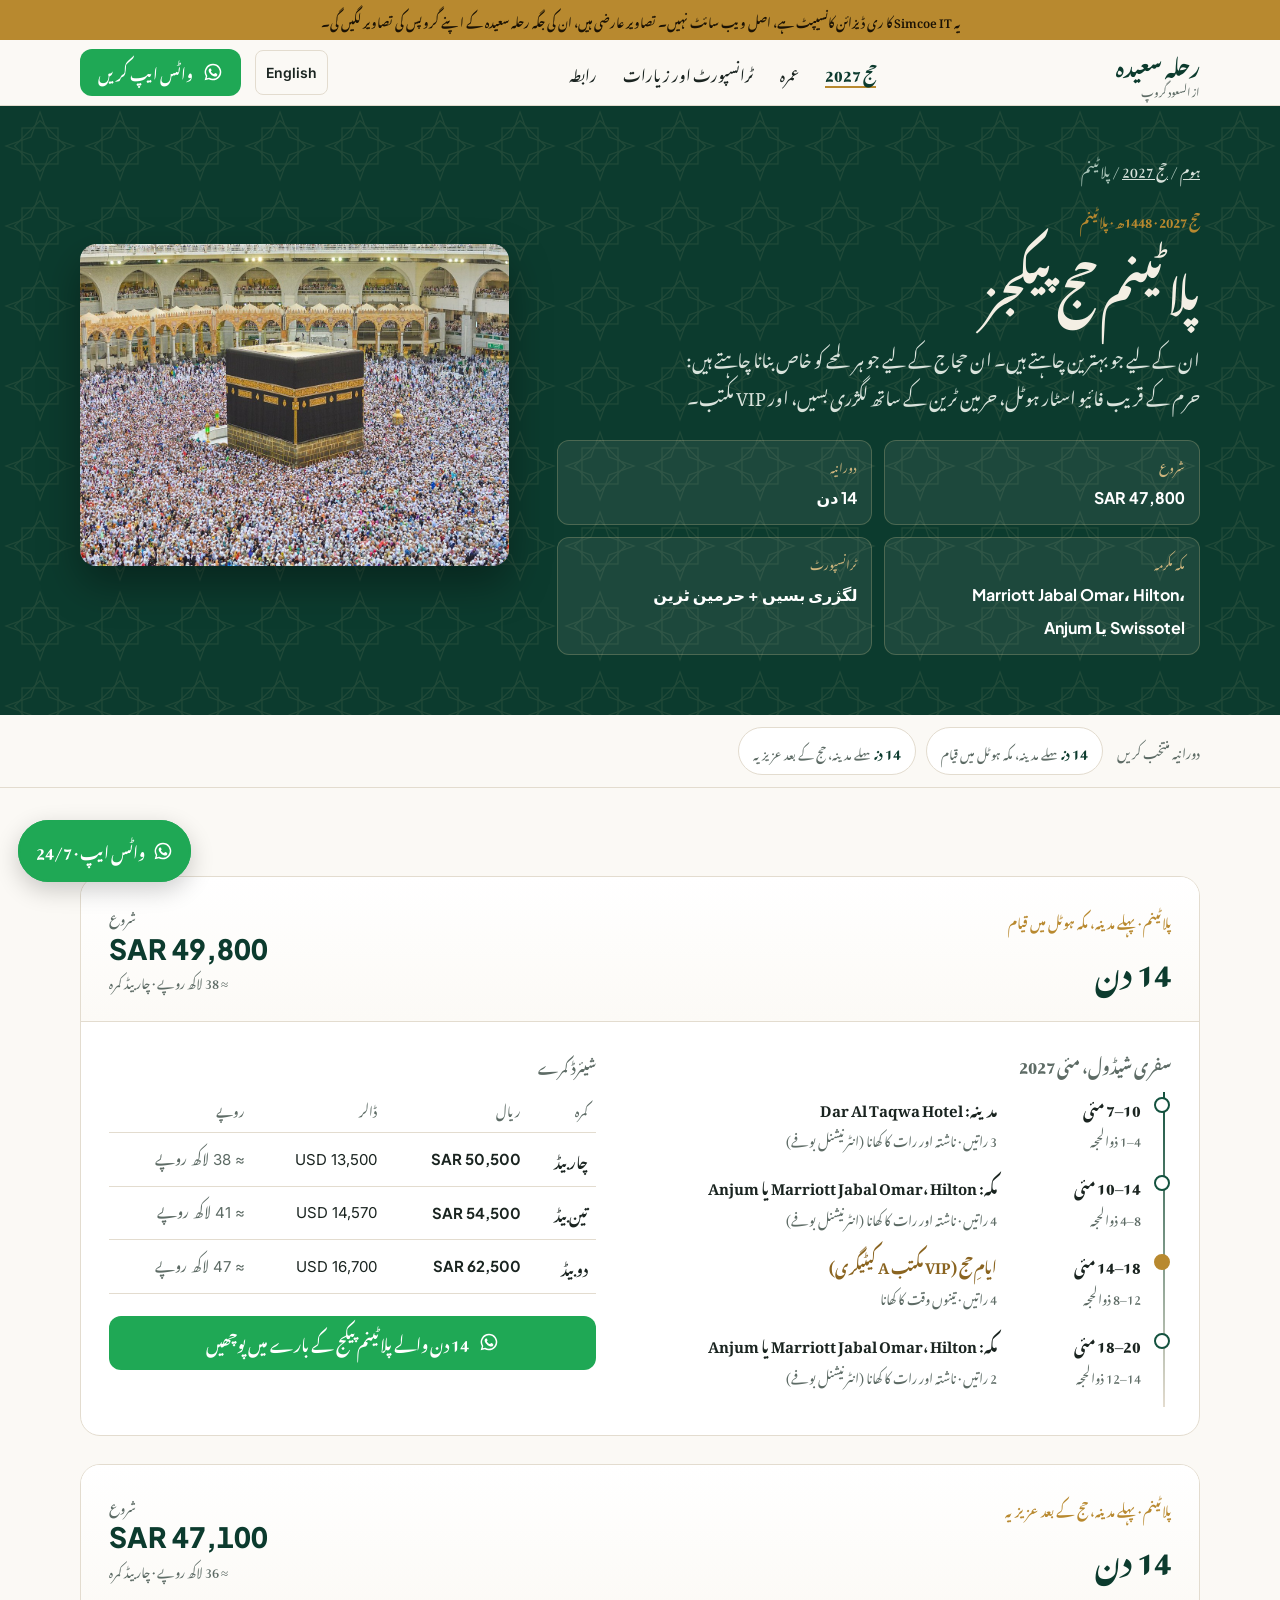
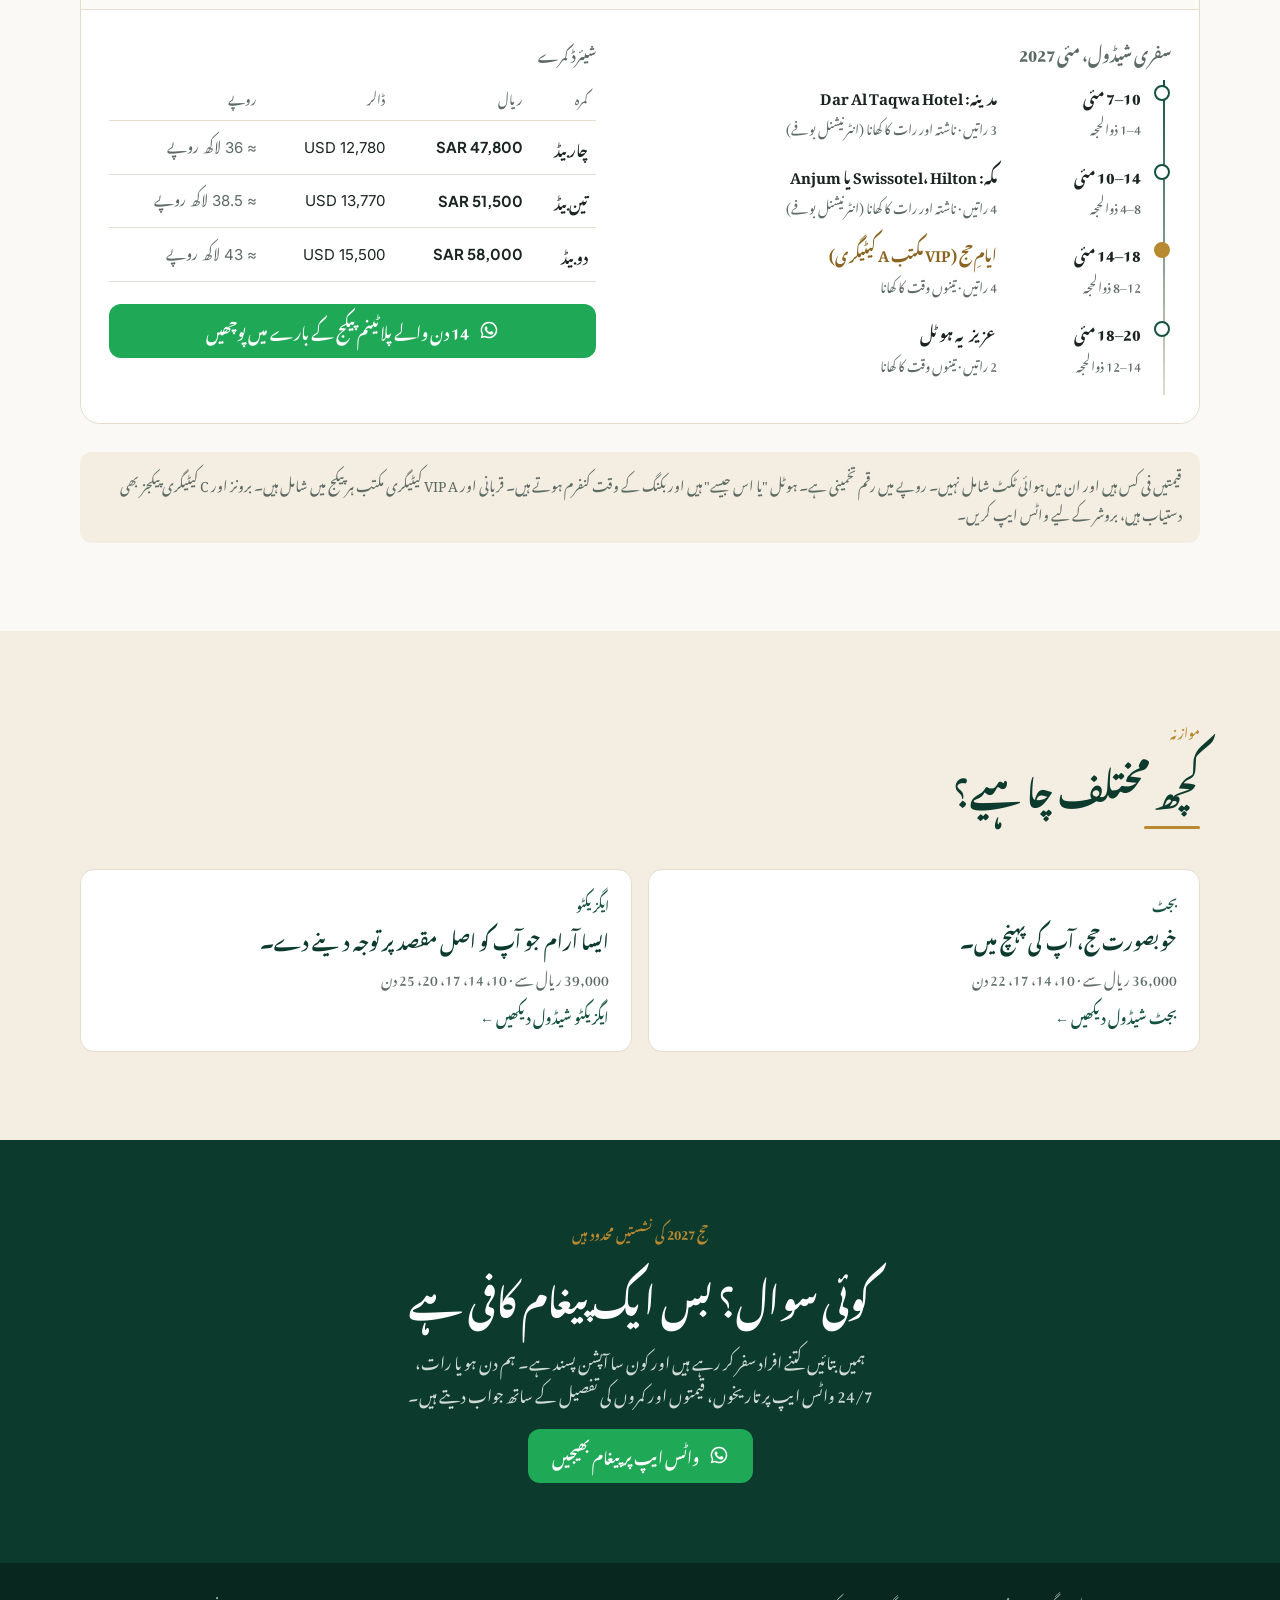
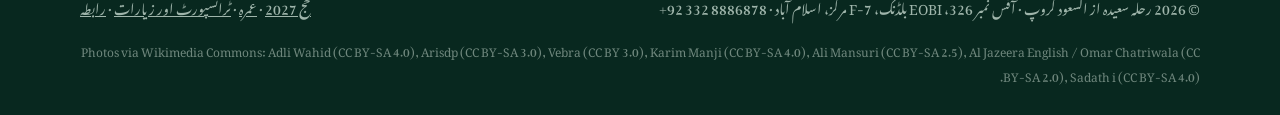
<file: ur/hajj-platinum.html>
<!doctype html><html lang="ur" dir="rtl"><head><meta charset="utf-8"><meta name="viewport" content="width=device-width,initial-scale=1,viewport-fit=cover">
<title>پاکستان سے پلاٹینم حج پیکجز 2027 | رحلہ سعیدہ</title><meta name="description" content="پلاٹینم حج 2027 پیکجز: 14 دن، 47,800 ریال فی کس سے شروع۔ مکمل شیڈول، ہوٹل اور کمروں کی قیمتیں۔">
<link rel="preconnect" href="https://fonts.googleapis.com"><link rel="stylesheet" href="https://fonts.googleapis.com/css2?family=Plus+Jakarta+Sans:wght@500;700;800&family=Inter:wght@400;500;600&display=swap">
<link rel="stylesheet" href="../styles.css">
<link rel="stylesheet" href="../anim.css">
<link rel="stylesheet" href="https://fonts.googleapis.com/css2?family=Noto+Nastaliq+Urdu:wght@400;600;700&display=swap">
<link rel="stylesheet" href="../ur.css">
<script>(function(d){if(!(window.matchMedia&&matchMedia("(prefers-reduced-motion: reduce)").matches)){d.classList.add("anim");setTimeout(function(){if(!window.__animReady)d.classList.remove("anim")},2500)}})(document.documentElement)</script>
<script src="../anim.js" defer></script>
<script src="../menu.js" defer></script>
<meta name="robots" content="noindex, nofollow">
<!-- Visit tracking: Microsoft Clarity. Project zhpdzmc0x0. -->
<script>
(function(c,l,a,r,i,t,y){c[a]=c[a]||function(){(c[a].q=c[a].q||[]).push(arguments)};t=l.createElement(r);t.async=1;t.src="https://www.clarity.ms/tag/"+i;y=l.getElementsByTagName(r)[0];y.parentNode.insertBefore(t,y);})(window,document,"clarity","script","zhpdzmc0x0");
(function(){var k="demo_visitor",v=new URLSearchParams(location.search).get("v");try{if(v)sessionStorage.setItem(k,v);v=v||sessionStorage.getItem(k);}catch(e){}if(v)clarity("set","visitor",v);})();
</script>
</head><body><svg width="0" height="0" style="position:absolute" aria-hidden="true"><symbol id="wa" viewBox="0 0 24 24"><path fill="currentColor" d="M12 2a10 10 0 0 0-8.6 15.1L2 22l5-1.3A10 10 0 1 0 12 2zm0 18.2c-1.5 0-3-.4-4.3-1.2l-.3-.2-3 .8.8-2.9-.2-.3A8.2 8.2 0 1 1 12 20.2zm4.5-6.1c-.2-.1-1.5-.7-1.7-.8-.2-.1-.4-.1-.6.1l-.8 1c-.1.2-.3.2-.5.1a6.7 6.7 0 0 1-3.3-2.9c-.3-.4.2-.4.7-1.3.1-.2 0-.3 0-.4l-.8-1.8c-.2-.5-.4-.4-.6-.4h-.5c-.2 0-.4.1-.7.3-.2.3-.9.9-.9 2.2s.9 2.5 1 2.7c.1.2 1.8 2.8 4.4 3.9 1.6.7 2.3.8 3.1.6.5-.1 1.5-.6 1.7-1.2.2-.6.2-1.1.2-1.2-.1-.1-.3-.2-.5-.3z"/></symbol></svg>
<div class="concept">یہ Simcoe IT کا ری ڈیزائن کانسیپٹ ہے، اصل ویب سائٹ نہیں۔ تصاویر عارضی ہیں، ان کی جگہ رحلہ سعیدہ کے اپنے گروپس کی تصاویر لگیں گی۔</div>
<header class="top"><div class="in">
<a class="brand" href="index.html"><b>رحلہ سعیدہ</b><span>از السعود گروپ</span></a>
<nav class="main" aria-label="مرکزی مینو"><a href="index.html#packages" aria-current="page">حج 2027</a><a href="umrah.html">عمرہ</a><a href="transport.html">ٹرانسپورٹ اور زیارات</a><a href="contact.html">رابطہ</a></nav>
<div class="hdr-actions"><a class="lang" href="../hajj-platinum.html" lang="en" hreflang="en">English</a><a class="btn btn-wa" target="_blank" rel="noopener" href="https://wa.me/923328886878?text=%D8%A7%D9%84%D8%B3%D9%84%D8%A7%D9%85%20%D8%B9%D9%84%DB%8C%DA%A9%D9%85%D8%8C%20%D9%85%D8%AC%DA%BE%DB%92%20%D9%BE%D9%84%D8%A7%D9%B9%DB%8C%D9%86%D9%85%20%D8%AD%D8%AC%202027%20%D9%BE%DB%8C%DA%A9%D8%AC%20%DA%A9%DB%8C%20%D8%AA%D9%81%D8%B5%DB%8C%D9%84%D8%A7%D8%AA%20%DA%86%D8%A7%DB%81%D8%A6%DB%8C%DA%BA%DB%94"><svg class="wa-ico"><use href="#wa"/></svg>واٹس ایپ کریں</a></div>
</div></header>
<section class="phero"><div class="in">
<div><nav class="crumbs" aria-label="راستہ"><a href="index.html">ہوم</a> / <a href="index.html#packages">حج 2027</a> / پلاٹینم</nav>
<span class="eyebrow">حج 2027 · 1448ھ · پلاٹینم</span><h1>پلاٹینم حج پیکجز</h1><p class="lead">ان کے لیے جو بہترین چاہتے ہیں۔ ان حجاج کے لیے جو ہر لمحے کو خاص بنانا چاہتے ہیں: حرم کے قریب فائیو اسٹار ہوٹل، حرمین ٹرین کے ساتھ لگژری بسیں، اور VIP مکتب۔</p>
<div class="facts"><div><small>شروع</small><b>SAR 47,800</b></div><div><small>دورانیہ</small><b>14 دن</b></div><div><small>مکہ مکرمہ</small><b>Marriott Jabal Omar، Hilton، Swissotel یا Anjum</b></div><div><small>ٹرانسپورٹ</small><b>لگژری بسیں + حرمین ٹرین</b></div></div></div>
<img class="photo" src="../img/kaaba-hajj.jpg" alt="حج کے دوران خانہ کعبہ کے گرد حجاج"></div></section>
<nav class="chips" aria-label="پیکج کے دورانیے"><div class="in"><span>دورانیہ منتخب کریں</span><a href="#p0">14 دن<small>پہلے مدینہ، مکہ ہوٹل میں قیام</small></a><a href="#p1">14 دن<small>پہلے مدینہ، حج کے بعد عزیزیہ</small></a></div></nav>
<section class="band"><div class="in itins"><article class="itin" id="p0">
<div class="itin-head"><div><span class="eyebrow">پلاٹینم · پہلے مدینہ، مکہ ہوٹل میں قیام</span><h2>14 دن</h2></div>
<div class="itin-price"><small>شروع</small><b>SAR 50,500</b><small>≈ 38 لاکھ روپے · چار بیڈ کمرہ</small></div></div>
<div class="itin-body"><div><h3>سفری شیڈول، مئی 2027</h3><ol class="timeline"><li><span class="when"><b>⁦7–10⁩ مئی</b><small>⁦1–4⁩ ذوالحجہ</small></span><span class="what"><b>مدینہ: Dar Al Taqwa Hotel</b><small>3 راتیں · ناشتہ اور رات کا کھانا (انٹرنیشنل بوفے)</small></span></li><li><span class="when"><b>⁦10–14⁩ مئی</b><small>⁦4–8⁩ ذوالحجہ</small></span><span class="what"><b>مکہ: Marriott Jabal Omar، Hilton یا Anjum</b><small>4 راتیں · ناشتہ اور رات کا کھانا (انٹرنیشنل بوفے)</small></span></li><li class="hajjday"><span class="when"><b>⁦14–18⁩ مئی</b><small>⁦8–12⁩ ذوالحجہ</small></span><span class="what"><b>ایامِ حج (VIP مکتب A کیٹیگری)</b><small>4 راتیں · تینوں وقت کا کھانا</small></span></li><li><span class="when"><b>⁦18–20⁩ مئی</b><small>⁦12–14⁩ ذوالحجہ</small></span><span class="what"><b>مکہ: Marriott Jabal Omar، Hilton یا Anjum</b><small>2 راتیں · ناشتہ اور رات کا کھانا (انٹرنیشنل بوفے)</small></span></li></ol></div>
<div><table class="prices"><caption>شیئرڈ کمرے</caption><thead><tr><th>کمرہ</th><th>ریال</th><th>ڈالر</th><th>روپے</th></tr></thead><tbody><tr><th scope="row">چار بیڈ</th><td><b>SAR 50,500</b></td><td>USD 13,500</td><td>≈ 38 لاکھ روپے</td></tr><tr><th scope="row">تین بیڈ</th><td><b>SAR 54,500</b></td><td>USD 14,570</td><td>≈ 41 لاکھ روپے</td></tr><tr><th scope="row">دو بیڈ</th><td><b>SAR 62,500</b></td><td>USD 16,700</td><td>≈ 47 لاکھ روپے</td></tr></tbody></table>
<a class="btn btn-wa" target="_blank" rel="noopener" href="https://wa.me/923328886878?text=%D8%A7%D9%84%D8%B3%D9%84%D8%A7%D9%85%20%D8%B9%D9%84%DB%8C%DA%A9%D9%85%D8%8C%20%D9%85%D8%AC%DA%BE%DB%92%2014%20%D8%AF%D9%86%20%D9%88%D8%A7%D9%84%DB%92%20%D9%BE%D9%84%D8%A7%D9%B9%DB%8C%D9%86%D9%85%20%D8%AD%D8%AC%202027%20%D9%BE%DB%8C%DA%A9%D8%AC%20%28%D9%BE%DB%81%D9%84%DB%92%20%D9%85%D8%AF%DB%8C%D9%86%DB%81%D8%8C%20%D9%85%DA%A9%DB%81%20%DB%81%D9%88%D9%B9%D9%84%20%D9%85%DB%8C%DA%BA%20%D9%82%DB%8C%D8%A7%D9%85%29%20%DA%A9%DB%8C%20%D8%AA%D9%81%D8%B5%DB%8C%D9%84%D8%A7%D8%AA%20%DA%86%D8%A7%DB%81%D8%A6%DB%8C%DA%BA%DB%94"><svg class="wa-ico"><use href="#wa"/></svg>14 دن والے پلاٹینم پیکج کے بارے میں پوچھیں</a></div></div>
</article><article class="itin" id="p1">
<div class="itin-head"><div><span class="eyebrow">پلاٹینم · پہلے مدینہ، حج کے بعد عزیزیہ</span><h2>14 دن</h2></div>
<div class="itin-price"><small>شروع</small><b>SAR 47,800</b><small>≈ 36 لاکھ روپے · چار بیڈ کمرہ</small></div></div>
<div class="itin-body"><div><h3>سفری شیڈول، مئی 2027</h3><ol class="timeline"><li><span class="when"><b>⁦7–10⁩ مئی</b><small>⁦1–4⁩ ذوالحجہ</small></span><span class="what"><b>مدینہ: Dar Al Taqwa Hotel</b><small>3 راتیں · ناشتہ اور رات کا کھانا (انٹرنیشنل بوفے)</small></span></li><li><span class="when"><b>⁦10–14⁩ مئی</b><small>⁦4–8⁩ ذوالحجہ</small></span><span class="what"><b>مکہ: Swissotel، Hilton یا Anjum</b><small>4 راتیں · ناشتہ اور رات کا کھانا (انٹرنیشنل بوفے)</small></span></li><li class="hajjday"><span class="when"><b>⁦14–18⁩ مئی</b><small>⁦8–12⁩ ذوالحجہ</small></span><span class="what"><b>ایامِ حج (VIP مکتب A کیٹیگری)</b><small>4 راتیں · تینوں وقت کا کھانا</small></span></li><li><span class="when"><b>⁦18–20⁩ مئی</b><small>⁦12–14⁩ ذوالحجہ</small></span><span class="what"><b>عزیزیہ ہوٹل</b><small>2 راتیں · تینوں وقت کا کھانا</small></span></li></ol></div>
<div><table class="prices"><caption>شیئرڈ کمرے</caption><thead><tr><th>کمرہ</th><th>ریال</th><th>ڈالر</th><th>روپے</th></tr></thead><tbody><tr><th scope="row">چار بیڈ</th><td><b>SAR 47,800</b></td><td>USD 12,780</td><td>≈ 36 لاکھ روپے</td></tr><tr><th scope="row">تین بیڈ</th><td><b>SAR 51,500</b></td><td>USD 13,770</td><td>≈ 38.5 لاکھ روپے</td></tr><tr><th scope="row">دو بیڈ</th><td><b>SAR 58,000</b></td><td>USD 15,500</td><td>≈ 43 لاکھ روپے</td></tr></tbody></table>
<a class="btn btn-wa" target="_blank" rel="noopener" href="https://wa.me/923328886878?text=%D8%A7%D9%84%D8%B3%D9%84%D8%A7%D9%85%20%D8%B9%D9%84%DB%8C%DA%A9%D9%85%D8%8C%20%D9%85%D8%AC%DA%BE%DB%92%2014%20%D8%AF%D9%86%20%D9%88%D8%A7%D9%84%DB%92%20%D9%BE%D9%84%D8%A7%D9%B9%DB%8C%D9%86%D9%85%20%D8%AD%D8%AC%202027%20%D9%BE%DB%8C%DA%A9%D8%AC%20%28%D9%BE%DB%81%D9%84%DB%92%20%D9%85%D8%AF%DB%8C%D9%86%DB%81%D8%8C%20%D8%AD%D8%AC%20%DA%A9%DB%92%20%D8%A8%D8%B9%D8%AF%20%D8%B9%D8%B2%DB%8C%D8%B2%DB%8C%DB%81%29%20%DA%A9%DB%8C%20%D8%AA%D9%81%D8%B5%DB%8C%D9%84%D8%A7%D8%AA%20%DA%86%D8%A7%DB%81%D8%A6%DB%8C%DA%BA%DB%94"><svg class="wa-ico"><use href="#wa"/></svg>14 دن والے پلاٹینم پیکج کے بارے میں پوچھیں</a></div></div>
</article>
<p class="note">قیمتیں فی کس ہیں اور ان میں ہوائی ٹکٹ شامل نہیں۔ روپے میں رقم تخمینی ہے۔ ہوٹل "یا اس جیسے" ہیں اور بکنگ کے وقت کنفرم ہوتے ہیں۔ قربانی اور VIP A کیٹیگری مکتب ہر پیکج میں شامل ہیں۔ برونز اور C کیٹیگری پیکجز بھی دستیاب ہیں، بروشر کے لیے واٹس ایپ کریں۔</p></div></section>
<section class="band included"><div class="in"><div class="head"><span class="eyebrow">موازنہ</span><h2>کچھ مختلف چاہیے؟</h2></div><div class="svc two-up"><a href="hajj-budget.html"><span class="eyebrow">بجٹ</span><h3>خوبصورت حج، آپ کی پہنچ میں۔</h3><p>36,000 ریال سے · 10، 14، 17، 22 دن</p><span>بجٹ شیڈول دیکھیں ←</span></a><a href="hajj-executive.html"><span class="eyebrow">ایگزیکٹو</span><h3>ایسا آرام جو آپ کو اصل مقصد پر توجہ دینے دے۔</h3><p>39,000 ریال سے · 10، 14، 17، 20، 25 دن</p><span>ایگزیکٹو شیڈول دیکھیں ←</span></a></div></div></section>
<section class="final"><div class="in"><span class="eyebrow">حج 2027 کی نشستیں محدود ہیں</span><h2>کوئی سوال؟ بس ایک پیغام کافی ہے</h2>
<p>ہمیں بتائیں کتنے افراد سفر کر رہے ہیں اور کون سا آپشن پسند ہے۔ ہم دن ہو یا رات، 24/7 واٹس ایپ پر تاریخوں، قیمتوں اور کمروں کی تفصیل کے ساتھ جواب دیتے ہیں۔</p>
<a class="btn btn-wa" target="_blank" rel="noopener" href="https://wa.me/923328886878?text=%D8%A7%D9%84%D8%B3%D9%84%D8%A7%D9%85%20%D8%B9%D9%84%DB%8C%DA%A9%D9%85%D8%8C%20%D9%85%D8%AC%DA%BE%DB%92%20%D9%BE%D9%84%D8%A7%D9%B9%DB%8C%D9%86%D9%85%20%D8%AD%D8%AC%202027%20%D9%BE%DB%8C%DA%A9%D8%AC%20%DA%A9%DB%8C%20%D8%AA%D9%81%D8%B5%DB%8C%D9%84%D8%A7%D8%AA%20%DA%86%D8%A7%DB%81%D8%A6%DB%8C%DA%BA%DB%94"><svg class="wa-ico"><use href="#wa"/></svg>واٹس ایپ پر پیغام بھیجیں</a></div></section>
<footer><div class="in"><span>© 2026 رحلہ سعیدہ از السعود گروپ · آفس نمبر 326، EOBI بلڈنگ، F-7 مرکز، اسلام آباد · ⁦+92 332 8886878⁩</span>
<span><a href="index.html#packages">حج 2027</a> · <a href="umrah.html">عمرہ</a> · <a href="transport.html">ٹرانسپورٹ اور زیارات</a> · <a href="contact.html">رابطہ</a></span>
<span class="credits">Photos via Wikimedia Commons: Adli Wahid (CC BY-SA 4.0), Arisdp (CC BY-SA 3.0), Vebra (CC BY 3.0), Karim Manji (CC BY-SA 4.0), Ali Mansuri (CC BY-SA 2.5), Al Jazeera English / Omar Chatriwala (CC BY-SA 2.0), Sadath i (CC BY-SA 4.0).</span></div></footer>
<a class="float-wa" target="_blank" rel="noopener" href="https://wa.me/923328886878?text=%D8%A7%D9%84%D8%B3%D9%84%D8%A7%D9%85%20%D8%B9%D9%84%DB%8C%DA%A9%D9%85%D8%8C%20%D9%85%D8%AC%DA%BE%DB%92%20%D9%BE%D9%84%D8%A7%D9%B9%DB%8C%D9%86%D9%85%20%D8%AD%D8%AC%202027%20%D9%BE%DB%8C%DA%A9%D8%AC%20%DA%A9%DB%8C%20%D8%AA%D9%81%D8%B5%DB%8C%D9%84%D8%A7%D8%AA%20%DA%86%D8%A7%DB%81%D8%A6%DB%8C%DA%BA%DB%94" aria-label="واٹس ایپ کریں، ہم 24/7 جواب دیتے ہیں"><svg class="wa-ico"><use href="#wa"/></svg><span>واٹس ایپ · 24/7</span></a>
</body></html>
</file>
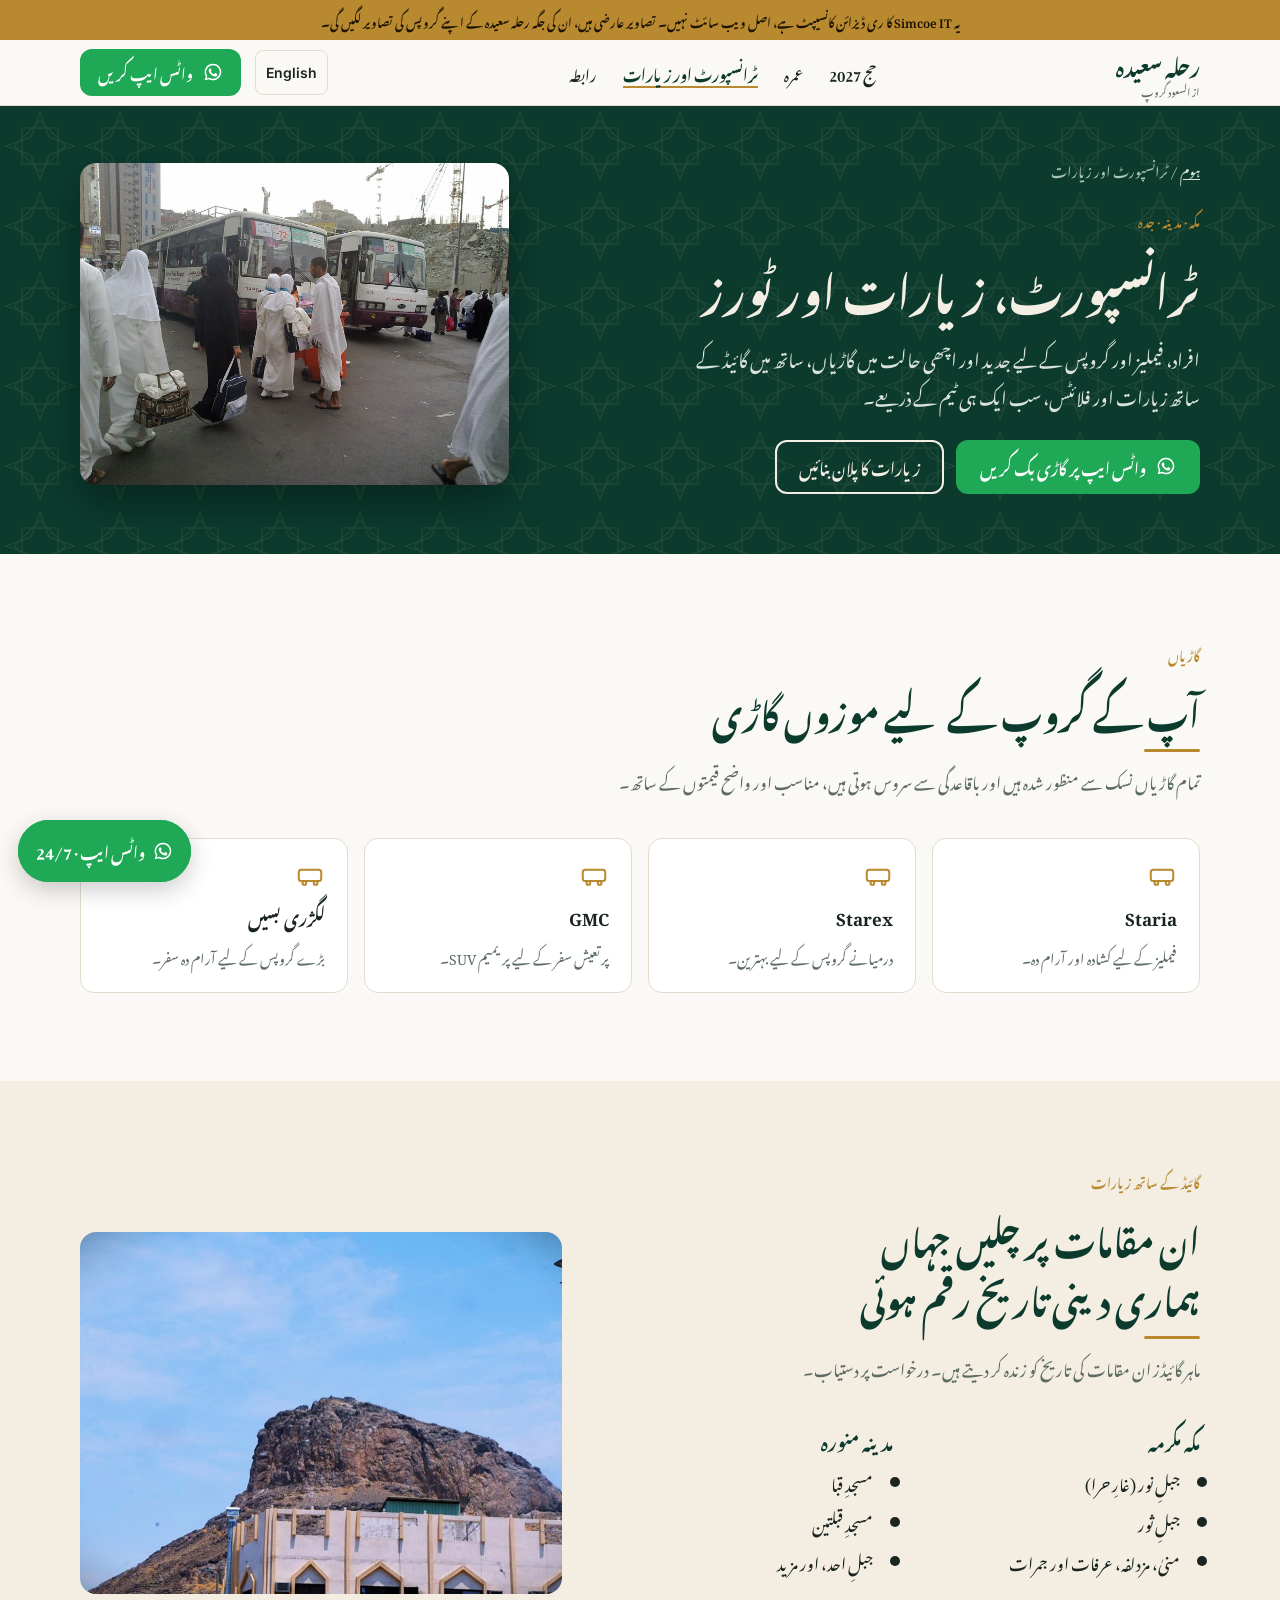
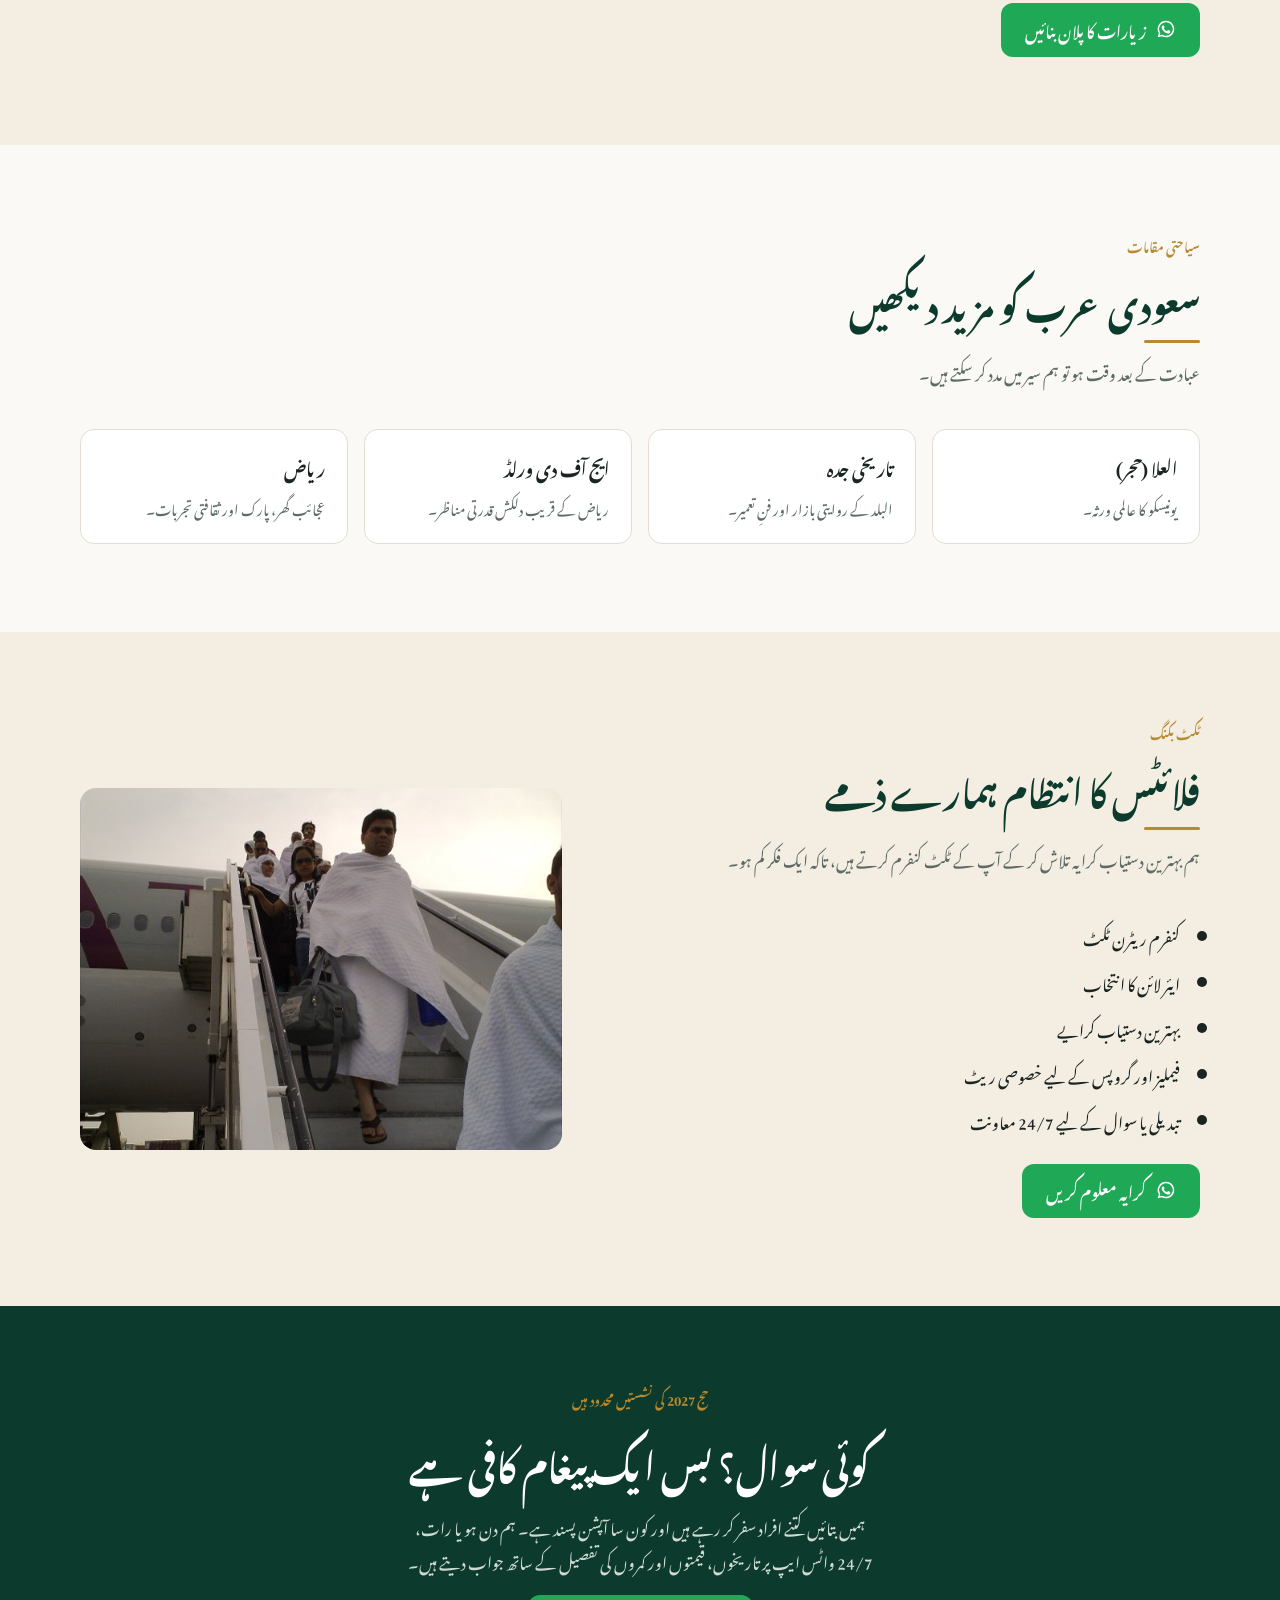
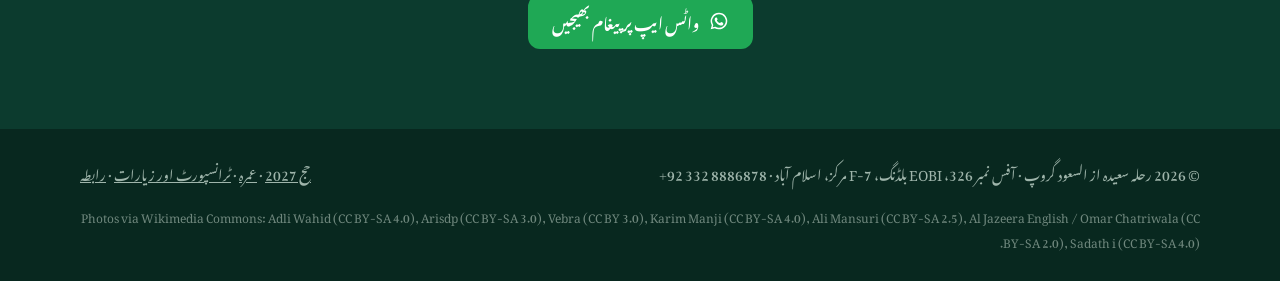
<file: ur/transport.html>
<!doctype html><html lang="ur" dir="rtl"><head><meta charset="utf-8"><meta name="viewport" content="width=device-width,initial-scale=1,viewport-fit=cover">
<title>سعودی عرب میں ٹرانسپورٹ، زیارات اور ٹورز | رحلہ سعیدہ</title><meta name="description" content="مکہ، مدینہ اور جدہ میں نسک سے منظور شدہ Staria، Starex، GMC اور لگژری بسیں، ساتھ میں گائیڈ کے ساتھ زیارات، ٹورز اور فلائٹ بکنگ۔">
<link rel="preconnect" href="https://fonts.googleapis.com"><link rel="stylesheet" href="https://fonts.googleapis.com/css2?family=Plus+Jakarta+Sans:wght@500;700;800&family=Inter:wght@400;500;600&display=swap">
<link rel="stylesheet" href="../styles.css">
<link rel="stylesheet" href="../anim.css">
<link rel="stylesheet" href="https://fonts.googleapis.com/css2?family=Noto+Nastaliq+Urdu:wght@400;600;700&display=swap">
<link rel="stylesheet" href="../ur.css">
<script>(function(d){if(!(window.matchMedia&&matchMedia("(prefers-reduced-motion: reduce)").matches)){d.classList.add("anim");setTimeout(function(){if(!window.__animReady)d.classList.remove("anim")},2500)}})(document.documentElement)</script>
<script src="../anim.js" defer></script>
<script src="../menu.js" defer></script>
<meta name="robots" content="noindex, nofollow">
<!-- Visit tracking: Microsoft Clarity. Project zhpdzmc0x0. -->
<script>
(function(c,l,a,r,i,t,y){c[a]=c[a]||function(){(c[a].q=c[a].q||[]).push(arguments)};t=l.createElement(r);t.async=1;t.src="https://www.clarity.ms/tag/"+i;y=l.getElementsByTagName(r)[0];y.parentNode.insertBefore(t,y);})(window,document,"clarity","script","zhpdzmc0x0");
(function(){var k="demo_visitor",v=new URLSearchParams(location.search).get("v");try{if(v)sessionStorage.setItem(k,v);v=v||sessionStorage.getItem(k);}catch(e){}if(v)clarity("set","visitor",v);})();
</script>
</head><body><svg width="0" height="0" style="position:absolute" aria-hidden="true"><symbol id="wa" viewBox="0 0 24 24"><path fill="currentColor" d="M12 2a10 10 0 0 0-8.6 15.1L2 22l5-1.3A10 10 0 1 0 12 2zm0 18.2c-1.5 0-3-.4-4.3-1.2l-.3-.2-3 .8.8-2.9-.2-.3A8.2 8.2 0 1 1 12 20.2zm4.5-6.1c-.2-.1-1.5-.7-1.7-.8-.2-.1-.4-.1-.6.1l-.8 1c-.1.2-.3.2-.5.1a6.7 6.7 0 0 1-3.3-2.9c-.3-.4.2-.4.7-1.3.1-.2 0-.3 0-.4l-.8-1.8c-.2-.5-.4-.4-.6-.4h-.5c-.2 0-.4.1-.7.3-.2.3-.9.9-.9 2.2s.9 2.5 1 2.7c.1.2 1.8 2.8 4.4 3.9 1.6.7 2.3.8 3.1.6.5-.1 1.5-.6 1.7-1.2.2-.6.2-1.1.2-1.2-.1-.1-.3-.2-.5-.3z"/></symbol></svg>
<div class="concept">یہ Simcoe IT کا ری ڈیزائن کانسیپٹ ہے، اصل ویب سائٹ نہیں۔ تصاویر عارضی ہیں، ان کی جگہ رحلہ سعیدہ کے اپنے گروپس کی تصاویر لگیں گی۔</div>
<header class="top"><div class="in">
<a class="brand" href="index.html"><b>رحلہ سعیدہ</b><span>از السعود گروپ</span></a>
<nav class="main" aria-label="مرکزی مینو"><a href="index.html#packages">حج 2027</a><a href="umrah.html">عمرہ</a><a href="transport.html" aria-current="page">ٹرانسپورٹ اور زیارات</a><a href="contact.html">رابطہ</a></nav>
<div class="hdr-actions"><a class="lang" href="../transport.html" lang="en" hreflang="en">English</a><a class="btn btn-wa" target="_blank" rel="noopener" href="https://wa.me/923328886878?text=%D8%A7%D9%84%D8%B3%D9%84%D8%A7%D9%85%20%D8%B9%D9%84%DB%8C%DA%A9%D9%85%D8%8C%20%D9%85%D8%AC%DA%BE%DB%92%20%D8%B3%D8%B9%D9%88%D8%AF%DB%8C%20%D8%B9%D8%B1%D8%A8%20%D9%85%DB%8C%DA%BA%20%D9%B9%D8%B1%D8%A7%D9%86%D8%B3%D9%BE%D9%88%D8%B1%D9%B9%20%D8%A8%DA%A9%20%DA%A9%D8%B1%D9%86%DB%8C%20%DB%81%DB%92%DB%94"><svg class="wa-ico"><use href="#wa"/></svg>واٹس ایپ کریں</a></div>
</div></header>
<section class="phero"><div class="in">
<div><nav class="crumbs" aria-label="راستہ"><a href="index.html">ہوم</a> / ٹرانسپورٹ اور زیارات</nav>
<span class="eyebrow">مکہ · مدینہ · جدہ</span><h1>ٹرانسپورٹ، زیارات اور ٹورز</h1>
<p class="lead">افراد، فیملیز اور گروپس کے لیے جدید اور اچھی حالت میں گاڑیاں، ساتھ میں گائیڈ کے ساتھ زیارات اور فلائٹس، سب ایک ہی ٹیم کے ذریعے۔</p>
<div class="ctas"><a class="btn btn-wa" target="_blank" rel="noopener" href="https://wa.me/923328886878?text=%D8%A7%D9%84%D8%B3%D9%84%D8%A7%D9%85%20%D8%B9%D9%84%DB%8C%DA%A9%D9%85%D8%8C%20%D9%85%D8%AC%DA%BE%DB%92%20%D8%B3%D8%B9%D9%88%D8%AF%DB%8C%20%D8%B9%D8%B1%D8%A8%20%D9%85%DB%8C%DA%BA%20%D9%B9%D8%B1%D8%A7%D9%86%D8%B3%D9%BE%D9%88%D8%B1%D9%B9%20%D8%A8%DA%A9%20%DA%A9%D8%B1%D9%86%DB%8C%20%DB%81%DB%92%DB%94"><svg class="wa-ico"><use href="#wa"/></svg>واٹس ایپ پر گاڑی بک کریں</a><a class="btn btn-ghost" href="#ziyarat">زیارات کا پلان بنائیں</a></div></div>
<img class="photo" src="../img/buses.jpg" alt="مکہ میں بسوں میں سوار ہوتے حجاج"></div></section>
<section class="band" id="vehicles"><div class="in"><div class="head"><span class="eyebrow">گاڑیاں</span><h2>آپ کے گروپ کے لیے موزوں گاڑی</h2><p>تمام گاڑیاں نسک سے منظور شدہ ہیں اور باقاعدگی سے سروس ہوتی ہیں، مناسب اور واضح قیمتوں کے ساتھ۔</p></div>
<div class="inc-grid four"><div class="inc"><svg viewBox="0 0 24 24" fill="none" stroke="currentColor" stroke-width="1.6"><rect x="3" y="7" width="18" height="9" rx="2"/><circle cx="7.5" cy="17.5" r="1.5"/><circle cx="16.5" cy="17.5" r="1.5"/></svg><h3>Staria</h3><p>فیملیز کے لیے کشادہ اور آرام دہ۔</p></div><div class="inc"><svg viewBox="0 0 24 24" fill="none" stroke="currentColor" stroke-width="1.6"><rect x="3" y="7" width="18" height="9" rx="2"/><circle cx="7.5" cy="17.5" r="1.5"/><circle cx="16.5" cy="17.5" r="1.5"/></svg><h3>Starex</h3><p>درمیانے گروپس کے لیے بہترین۔</p></div><div class="inc"><svg viewBox="0 0 24 24" fill="none" stroke="currentColor" stroke-width="1.6"><rect x="3" y="7" width="18" height="9" rx="2"/><circle cx="7.5" cy="17.5" r="1.5"/><circle cx="16.5" cy="17.5" r="1.5"/></svg><h3>GMC</h3><p>پرتعیش سفر کے لیے پریمیم SUV۔</p></div><div class="inc"><svg viewBox="0 0 24 24" fill="none" stroke="currentColor" stroke-width="1.6"><rect x="3" y="7" width="18" height="9" rx="2"/><circle cx="7.5" cy="17.5" r="1.5"/><circle cx="16.5" cy="17.5" r="1.5"/></svg><h3>لگژری بسیں</h3><p>بڑے گروپس کے لیے آرام دہ سفر۔</p></div></div></div></section>
<section class="band included" id="ziyarat"><div class="in split"><div>
<div class="head"><span class="eyebrow">گائیڈ کے ساتھ زیارات</span><h2>ان مقامات پر چلیں جہاں ہماری دینی تاریخ رقم ہوئی</h2><p>ماہر گائیڈز ان مقامات کی تاریخ کو زندہ کر دیتے ہیں۔ درخواست پر دستیاب۔</p></div>
<div class="lists"><div><h3>مکہ مکرمہ</h3><ul><li>جبلِ نور (غارِ حرا)</li><li>جبلِ ثور</li><li>منیٰ، مزدلفہ، عرفات اور جمرات</li></ul></div>
<div><h3>مدینہ منورہ</h3><ul><li>مسجدِ قبا</li><li>مسجدِ قبلتین</li><li>جبلِ احد، اور مزید</li></ul></div></div>
<a class="btn btn-wa" target="_blank" rel="noopener" href="https://wa.me/923328886878?text=%D8%A7%D9%84%D8%B3%D9%84%D8%A7%D9%85%20%D8%B9%D9%84%DB%8C%DA%A9%D9%85%D8%8C%20%D9%85%D8%AC%DA%BE%DB%92%20%DA%AF%D8%A7%D8%A6%DB%8C%DA%88%20%DA%A9%DB%92%20%D8%B3%D8%A7%D8%AA%DA%BE%20%D8%B2%DB%8C%D8%A7%D8%B1%D8%A7%D8%AA%20%DA%A9%D8%A7%20%D9%BE%D9%84%D8%A7%D9%86%20%D8%A8%D9%86%D8%A7%D9%86%D8%A7%20%DB%81%DB%92%DB%94"><svg class="wa-ico"><use href="#wa"/></svg>زیارات کا پلان بنائیں</a></div>
<img class="photo" src="../img/hira.jpg" alt="جبلِ نور، جہاں غارِ حرا واقع ہے"></div></section>
<section class="band" id="tours"><div class="in"><div class="head"><span class="eyebrow">سیاحتی مقامات</span><h2>سعودی عرب کو مزید دیکھیں</h2><p>عبادت کے بعد وقت ہو تو ہم سیر میں مدد کر سکتے ہیں۔</p></div>
<div class="inc-grid four"><div class="inc"><h3>العلا (حجر)</h3><p>یونیسکو کا عالمی ورثہ۔</p></div><div class="inc"><h3>تاریخی جدہ</h3><p>البلد کے روایتی بازار اور فنِ تعمیر۔</p></div><div class="inc"><h3>ایج آف دی ورلڈ</h3><p>ریاض کے قریب دلکش قدرتی مناظر۔</p></div><div class="inc"><h3>ریاض</h3><p>عجائب گھر، پارک اور ثقافتی تجربات۔</p></div></div></div></section>
<section class="band included" id="tickets"><div class="in split"><div>
<div class="head"><span class="eyebrow">ٹکٹ بکنگ</span><h2>فلائٹس کا انتظام ہمارے ذمے</h2><p>ہم بہترین دستیاب کرایہ تلاش کر کے آپ کے ٹکٹ کنفرم کرتے ہیں، تاکہ ایک فکر کم ہو۔</p></div>
<ul class="ticks"><li>کنفرم ریٹرن ٹکٹ</li><li>ایئر لائن کا انتخاب</li><li>بہترین دستیاب کرایے</li><li>فیملیز اور گروپس کے لیے خصوصی ریٹ</li><li>تبدیلی یا سوال کے لیے 24/7 معاونت</li></ul>
<a class="btn btn-wa" target="_blank" rel="noopener" href="https://wa.me/923328886878?text=%D8%A7%D9%84%D8%B3%D9%84%D8%A7%D9%85%20%D8%B9%D9%84%DB%8C%DA%A9%D9%85%D8%8C%20%D9%85%D8%AC%DA%BE%DB%92%20%D8%A7%D9%BE%D9%86%DB%92%20%D8%B3%D9%81%D8%B1%20%DA%A9%DB%92%20%D9%84%DB%8C%DB%92%20%DA%AF%D8%B1%D9%88%D9%BE%20%DA%A9%D8%B1%D8%A7%DB%8C%DB%92%20%D9%85%D8%B9%D9%84%D9%88%D9%85%20%DA%A9%D8%B1%D9%86%DB%92%20%DB%81%DB%8C%DA%BA%DB%94"><svg class="wa-ico"><use href="#wa"/></svg>کرایہ معلوم کریں</a></div>
<img class="photo" src="../img/jeddah.jpg" alt="جدہ پہنچتے ہوئے حجاج"></div></section>
<section class="final"><div class="in"><span class="eyebrow">حج 2027 کی نشستیں محدود ہیں</span><h2>کوئی سوال؟ بس ایک پیغام کافی ہے</h2>
<p>ہمیں بتائیں کتنے افراد سفر کر رہے ہیں اور کون سا آپشن پسند ہے۔ ہم دن ہو یا رات، 24/7 واٹس ایپ پر تاریخوں، قیمتوں اور کمروں کی تفصیل کے ساتھ جواب دیتے ہیں۔</p>
<a class="btn btn-wa" target="_blank" rel="noopener" href="https://wa.me/923328886878?text=%D8%A7%D9%84%D8%B3%D9%84%D8%A7%D9%85%20%D8%B9%D9%84%DB%8C%DA%A9%D9%85%D8%8C%20%D9%85%D8%AC%DA%BE%DB%92%20%D8%B3%D8%B9%D9%88%D8%AF%DB%8C%20%D8%B9%D8%B1%D8%A8%20%D9%85%DB%8C%DA%BA%20%D9%B9%D8%B1%D8%A7%D9%86%D8%B3%D9%BE%D9%88%D8%B1%D9%B9%20%D8%A8%DA%A9%20%DA%A9%D8%B1%D9%86%DB%8C%20%DB%81%DB%92%DB%94"><svg class="wa-ico"><use href="#wa"/></svg>واٹس ایپ پر پیغام بھیجیں</a></div></section>
<footer><div class="in"><span>© 2026 رحلہ سعیدہ از السعود گروپ · آفس نمبر 326، EOBI بلڈنگ، F-7 مرکز، اسلام آباد · ⁦+92 332 8886878⁩</span>
<span><a href="index.html#packages">حج 2027</a> · <a href="umrah.html">عمرہ</a> · <a href="transport.html">ٹرانسپورٹ اور زیارات</a> · <a href="contact.html">رابطہ</a></span>
<span class="credits">Photos via Wikimedia Commons: Adli Wahid (CC BY-SA 4.0), Arisdp (CC BY-SA 3.0), Vebra (CC BY 3.0), Karim Manji (CC BY-SA 4.0), Ali Mansuri (CC BY-SA 2.5), Al Jazeera English / Omar Chatriwala (CC BY-SA 2.0), Sadath i (CC BY-SA 4.0).</span></div></footer>
<a class="float-wa" target="_blank" rel="noopener" href="https://wa.me/923328886878?text=%D8%A7%D9%84%D8%B3%D9%84%D8%A7%D9%85%20%D8%B9%D9%84%DB%8C%DA%A9%D9%85%D8%8C%20%D9%85%D8%AC%DA%BE%DB%92%20%D8%B3%D8%B9%D9%88%D8%AF%DB%8C%20%D8%B9%D8%B1%D8%A8%20%D9%85%DB%8C%DA%BA%20%D9%B9%D8%B1%D8%A7%D9%86%D8%B3%D9%BE%D9%88%D8%B1%D9%B9%20%D8%A8%DA%A9%20%DA%A9%D8%B1%D9%86%DB%8C%20%DB%81%DB%92%DB%94" aria-label="واٹس ایپ کریں، ہم 24/7 جواب دیتے ہیں"><svg class="wa-ico"><use href="#wa"/></svg><span>واٹس ایپ · 24/7</span></a>
</body></html>
</file>
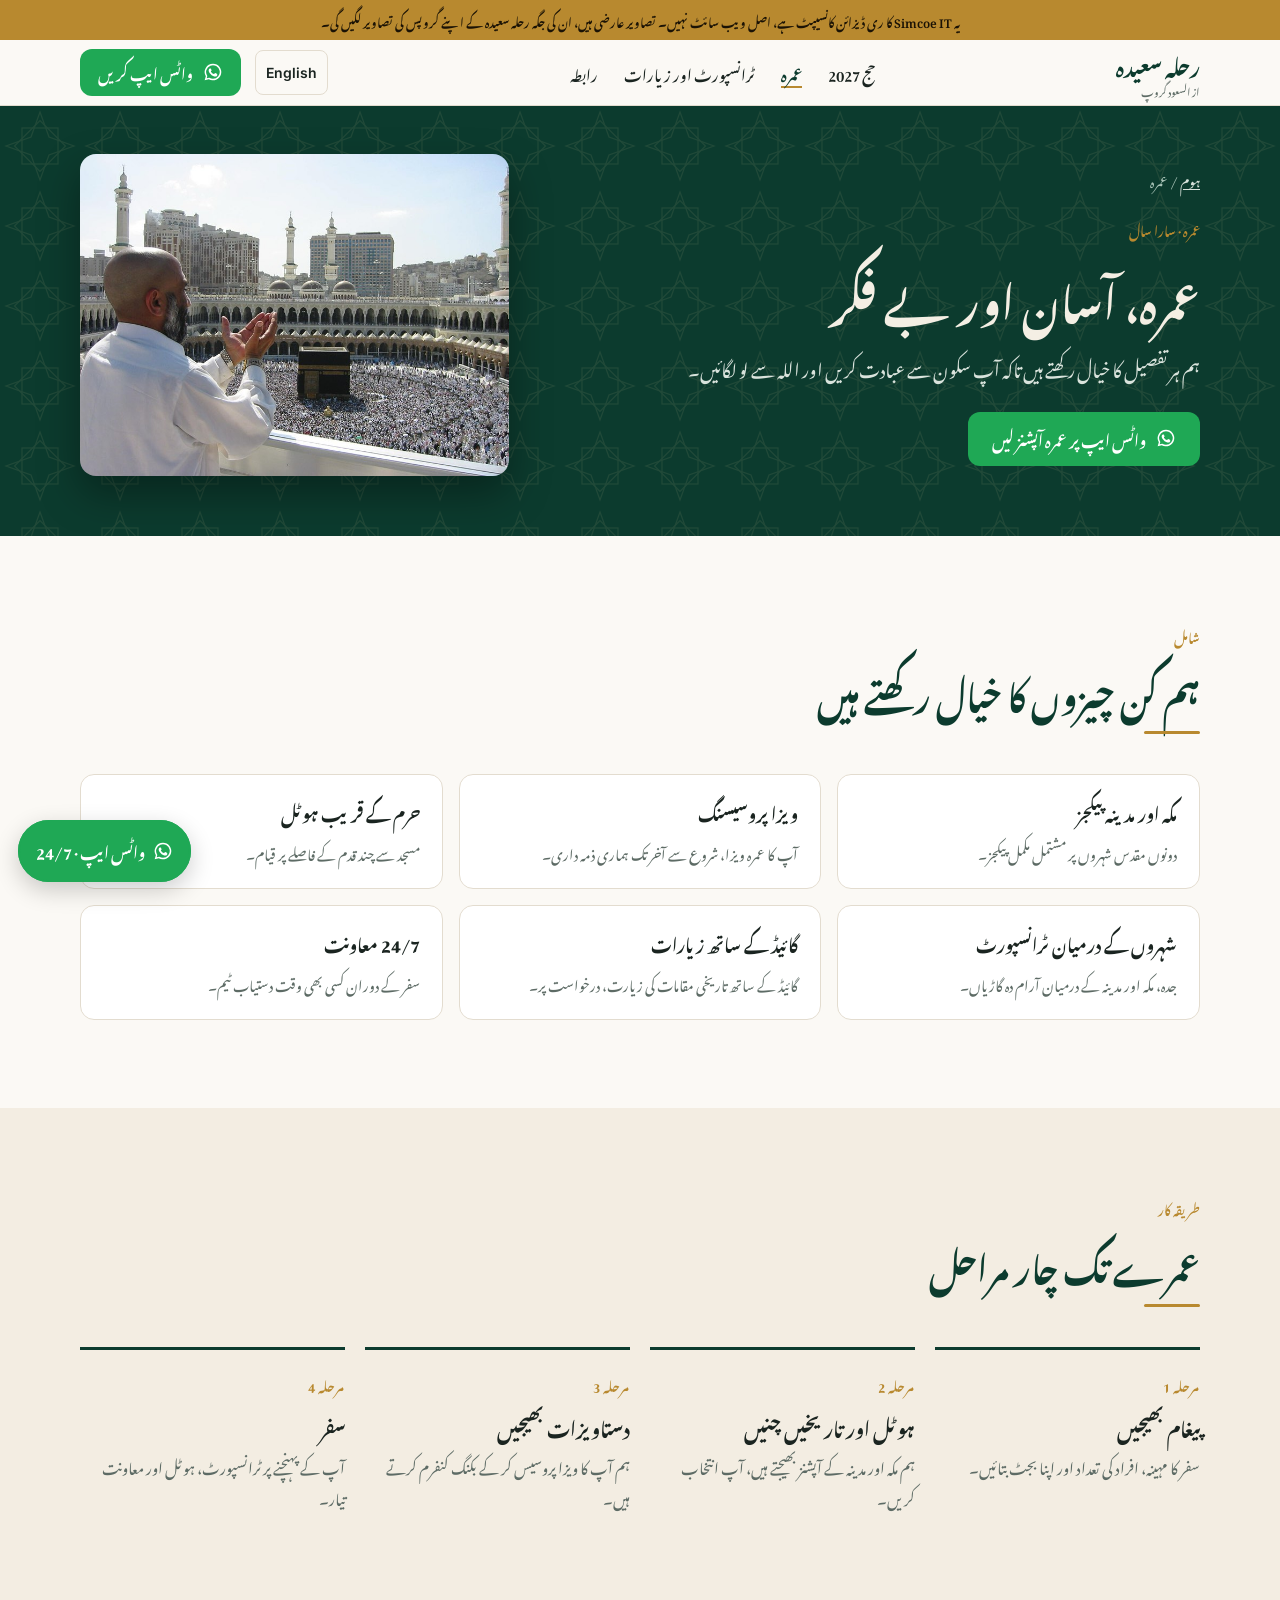
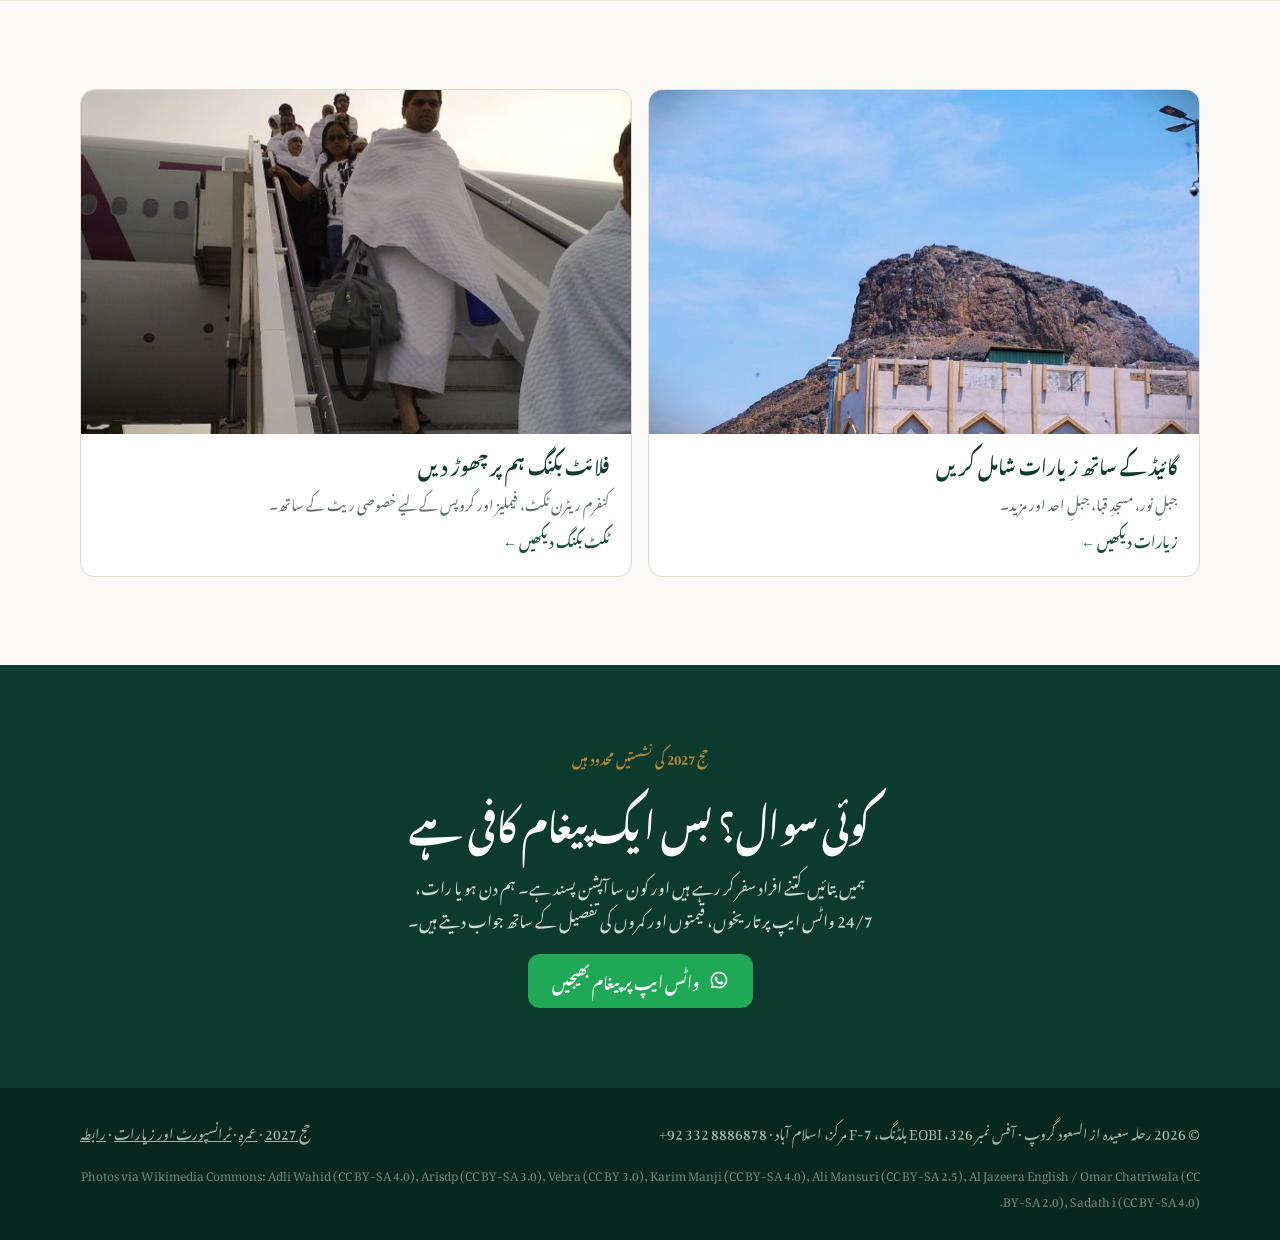
<file: ur/umrah.html>
<!doctype html><html lang="ur" dir="rtl"><head><meta charset="utf-8"><meta name="viewport" content="width=device-width,initial-scale=1,viewport-fit=cover">
<title>پاکستان سے عمرہ پیکجز | رحلہ سعیدہ</title><meta name="description" content="سارا سال عمرہ پیکجز: ویزا پروسیسنگ، حرم کے قریب ہوٹل، شہروں کے درمیان ٹرانسپورٹ اور 24/7 معاونت۔">
<link rel="preconnect" href="https://fonts.googleapis.com"><link rel="stylesheet" href="https://fonts.googleapis.com/css2?family=Plus+Jakarta+Sans:wght@500;700;800&family=Inter:wght@400;500;600&display=swap">
<link rel="stylesheet" href="../styles.css">
<link rel="stylesheet" href="../anim.css">
<link rel="stylesheet" href="https://fonts.googleapis.com/css2?family=Noto+Nastaliq+Urdu:wght@400;600;700&display=swap">
<link rel="stylesheet" href="../ur.css">
<script>(function(d){if(!(window.matchMedia&&matchMedia("(prefers-reduced-motion: reduce)").matches)){d.classList.add("anim");setTimeout(function(){if(!window.__animReady)d.classList.remove("anim")},2500)}})(document.documentElement)</script>
<script src="../anim.js" defer></script>
<script src="../menu.js" defer></script>
<meta name="robots" content="noindex, nofollow">
<!-- Visit tracking: Microsoft Clarity. Project zhpdzmc0x0. -->
<script>
(function(c,l,a,r,i,t,y){c[a]=c[a]||function(){(c[a].q=c[a].q||[]).push(arguments)};t=l.createElement(r);t.async=1;t.src="https://www.clarity.ms/tag/"+i;y=l.getElementsByTagName(r)[0];y.parentNode.insertBefore(t,y);})(window,document,"clarity","script","zhpdzmc0x0");
(function(){var k="demo_visitor",v=new URLSearchParams(location.search).get("v");try{if(v)sessionStorage.setItem(k,v);v=v||sessionStorage.getItem(k);}catch(e){}if(v)clarity("set","visitor",v);})();
</script>
</head><body><svg width="0" height="0" style="position:absolute" aria-hidden="true"><symbol id="wa" viewBox="0 0 24 24"><path fill="currentColor" d="M12 2a10 10 0 0 0-8.6 15.1L2 22l5-1.3A10 10 0 1 0 12 2zm0 18.2c-1.5 0-3-.4-4.3-1.2l-.3-.2-3 .8.8-2.9-.2-.3A8.2 8.2 0 1 1 12 20.2zm4.5-6.1c-.2-.1-1.5-.7-1.7-.8-.2-.1-.4-.1-.6.1l-.8 1c-.1.2-.3.2-.5.1a6.7 6.7 0 0 1-3.3-2.9c-.3-.4.2-.4.7-1.3.1-.2 0-.3 0-.4l-.8-1.8c-.2-.5-.4-.4-.6-.4h-.5c-.2 0-.4.1-.7.3-.2.3-.9.9-.9 2.2s.9 2.5 1 2.7c.1.2 1.8 2.8 4.4 3.9 1.6.7 2.3.8 3.1.6.5-.1 1.5-.6 1.7-1.2.2-.6.2-1.1.2-1.2-.1-.1-.3-.2-.5-.3z"/></symbol></svg>
<div class="concept">یہ Simcoe IT کا ری ڈیزائن کانسیپٹ ہے، اصل ویب سائٹ نہیں۔ تصاویر عارضی ہیں، ان کی جگہ رحلہ سعیدہ کے اپنے گروپس کی تصاویر لگیں گی۔</div>
<header class="top"><div class="in">
<a class="brand" href="index.html"><b>رحلہ سعیدہ</b><span>از السعود گروپ</span></a>
<nav class="main" aria-label="مرکزی مینو"><a href="index.html#packages">حج 2027</a><a href="umrah.html" aria-current="page">عمرہ</a><a href="transport.html">ٹرانسپورٹ اور زیارات</a><a href="contact.html">رابطہ</a></nav>
<div class="hdr-actions"><a class="lang" href="../umrah.html" lang="en" hreflang="en">English</a><a class="btn btn-wa" target="_blank" rel="noopener" href="https://wa.me/923328886878?text=%D8%A7%D9%84%D8%B3%D9%84%D8%A7%D9%85%20%D8%B9%D9%84%DB%8C%DA%A9%D9%85%D8%8C%20%D9%85%D8%AC%DA%BE%DB%92%20%D8%B9%D9%85%D8%B1%DB%81%20%D9%BE%DB%8C%DA%A9%D8%AC%D8%B2%20%DA%A9%DB%8C%20%D8%AA%D9%81%D8%B5%DB%8C%D9%84%D8%A7%D8%AA%20%DA%86%D8%A7%DB%81%D8%A6%DB%8C%DA%BA%DB%94"><svg class="wa-ico"><use href="#wa"/></svg>واٹس ایپ کریں</a></div>
</div></header>
<section class="phero"><div class="in">
<div><nav class="crumbs" aria-label="راستہ"><a href="index.html">ہوم</a> / عمرہ</nav>
<span class="eyebrow">عمرہ · سارا سال</span><h1>عمرہ، آسان اور بے فکر</h1>
<p class="lead">ہم ہر تفصیل کا خیال رکھتے ہیں تاکہ آپ سکون سے عبادت کریں اور اللہ سے لو لگائیں۔</p>
<div class="ctas"><a class="btn btn-wa" target="_blank" rel="noopener" href="https://wa.me/923328886878?text=%D8%A7%D9%84%D8%B3%D9%84%D8%A7%D9%85%20%D8%B9%D9%84%DB%8C%DA%A9%D9%85%D8%8C%20%D9%85%D8%AC%DA%BE%DB%92%20%D8%B9%D9%85%D8%B1%DB%81%20%D9%BE%DB%8C%DA%A9%D8%AC%D8%B2%20%DA%A9%DB%8C%20%D8%AA%D9%81%D8%B5%DB%8C%D9%84%D8%A7%D8%AA%20%DA%86%D8%A7%DB%81%D8%A6%DB%8C%DA%BA%DB%94"><svg class="wa-ico"><use href="#wa"/></svg>واٹس ایپ پر عمرہ آپشنز لیں</a></div></div>
<img class="photo" src="../img/supplicating.jpg" alt="خانہ کعبہ کے سامنے دعا کرتا ہوا زائر"></div></section>
<section class="band"><div class="in"><div class="head"><span class="eyebrow">شامل</span><h2>ہم کن چیزوں کا خیال رکھتے ہیں</h2></div>
<div class="inc-grid three"><div class="inc"><h3>مکہ اور مدینہ پیکجز</h3><p>دونوں مقدس شہروں پر مشتمل مکمل پیکجز۔</p></div><div class="inc"><h3>ویزا پروسیسنگ</h3><p>آپ کا عمرہ ویزا، شروع سے آخر تک ہماری ذمہ داری۔</p></div><div class="inc"><h3>حرم کے قریب ہوٹل</h3><p>مسجد سے چند قدم کے فاصلے پر قیام۔</p></div><div class="inc"><h3>شہروں کے درمیان ٹرانسپورٹ</h3><p>جدہ، مکہ اور مدینہ کے درمیان آرام دہ گاڑیاں۔</p></div><div class="inc"><h3>گائیڈ کے ساتھ زیارات</h3><p>گائیڈ کے ساتھ تاریخی مقامات کی زیارت، درخواست پر۔</p></div><div class="inc"><h3>24/7 معاونت</h3><p>سفر کے دوران کسی بھی وقت دستیاب ٹیم۔</p></div></div></div></section>
<section class="band included"><div class="in"><div class="head"><span class="eyebrow">طریقہ کار</span><h2>عمرے تک چار مراحل</h2></div>
<div class="steps"><div class="step"><h3>پیغام بھیجیں</h3><p>سفر کا مہینہ، افراد کی تعداد اور اپنا بجٹ بتائیں۔</p></div><div class="step"><h3>ہوٹل اور تاریخیں چنیں</h3><p>ہم مکہ اور مدینہ کے آپشنز بھیجتے ہیں، آپ انتخاب کریں۔</p></div><div class="step"><h3>دستاویزات بھیجیں</h3><p>ہم آپ کا ویزا پروسیس کر کے بکنگ کنفرم کرتے ہیں۔</p></div><div class="step"><h3>سفر</h3><p>آپ کے پہنچنے پر ٹرانسپورٹ، ہوٹل اور معاونت تیار۔</p></div></div></div></section>
<section class="band"><div class="in"><div class="svc two-up">
<a href="transport.html#ziyarat"><img src="../img/hira.jpg" alt="جبلِ نور، جہاں غارِ حرا واقع ہے"><h3>گائیڈ کے ساتھ زیارات شامل کریں</h3><p>جبلِ نور، مسجدِ قبا، جبلِ احد اور مزید۔</p><span>زیارات دیکھیں ←</span></a>
<a href="transport.html#tickets"><img src="../img/jeddah.jpg" alt="جدہ پہنچتے ہوئے حجاج"><h3>فلائٹ بکنگ ہم پر چھوڑ دیں</h3><p>کنفرم ریٹرن ٹکٹ، فیملیز اور گروپس کے لیے خصوصی ریٹ کے ساتھ۔</p><span>ٹکٹ بکنگ دیکھیں ←</span></a>
</div></div></section>
<section class="final"><div class="in"><span class="eyebrow">حج 2027 کی نشستیں محدود ہیں</span><h2>کوئی سوال؟ بس ایک پیغام کافی ہے</h2>
<p>ہمیں بتائیں کتنے افراد سفر کر رہے ہیں اور کون سا آپشن پسند ہے۔ ہم دن ہو یا رات، 24/7 واٹس ایپ پر تاریخوں، قیمتوں اور کمروں کی تفصیل کے ساتھ جواب دیتے ہیں۔</p>
<a class="btn btn-wa" target="_blank" rel="noopener" href="https://wa.me/923328886878?text=%D8%A7%D9%84%D8%B3%D9%84%D8%A7%D9%85%20%D8%B9%D9%84%DB%8C%DA%A9%D9%85%D8%8C%20%D9%85%D8%AC%DA%BE%DB%92%20%D8%B9%D9%85%D8%B1%DB%81%20%D9%BE%DB%8C%DA%A9%D8%AC%D8%B2%20%DA%A9%DB%8C%20%D8%AA%D9%81%D8%B5%DB%8C%D9%84%D8%A7%D8%AA%20%DA%86%D8%A7%DB%81%D8%A6%DB%8C%DA%BA%DB%94"><svg class="wa-ico"><use href="#wa"/></svg>واٹس ایپ پر پیغام بھیجیں</a></div></section>
<footer><div class="in"><span>© 2026 رحلہ سعیدہ از السعود گروپ · آفس نمبر 326، EOBI بلڈنگ، F-7 مرکز، اسلام آباد · ⁦+92 332 8886878⁩</span>
<span><a href="index.html#packages">حج 2027</a> · <a href="umrah.html">عمرہ</a> · <a href="transport.html">ٹرانسپورٹ اور زیارات</a> · <a href="contact.html">رابطہ</a></span>
<span class="credits">Photos via Wikimedia Commons: Adli Wahid (CC BY-SA 4.0), Arisdp (CC BY-SA 3.0), Vebra (CC BY 3.0), Karim Manji (CC BY-SA 4.0), Ali Mansuri (CC BY-SA 2.5), Al Jazeera English / Omar Chatriwala (CC BY-SA 2.0), Sadath i (CC BY-SA 4.0).</span></div></footer>
<a class="float-wa" target="_blank" rel="noopener" href="https://wa.me/923328886878?text=%D8%A7%D9%84%D8%B3%D9%84%D8%A7%D9%85%20%D8%B9%D9%84%DB%8C%DA%A9%D9%85%D8%8C%20%D9%85%D8%AC%DA%BE%DB%92%20%D8%B9%D9%85%D8%B1%DB%81%20%D9%BE%DB%8C%DA%A9%D8%AC%D8%B2%20%DA%A9%DB%8C%20%D8%AA%D9%81%D8%B5%DB%8C%D9%84%D8%A7%D8%AA%20%DA%86%D8%A7%DB%81%D8%A6%DB%8C%DA%BA%DB%94" aria-label="واٹس ایپ کریں، ہم 24/7 جواب دیتے ہیں"><svg class="wa-ico"><use href="#wa"/></svg><span>واٹس ایپ · 24/7</span></a>
</body></html>
</file>
<file: styles.css>
/* Concept: WhatsApp-first Hajj homepage. Deep green + warm sand + gold, geometric star pattern used only in hero and final CTA */
:root{
  --green:#0c3b2e; --green-2:#14523f; --sand:#f3ede2; --paper:#fbf9f5; --ink:#1a2420; --muted:#5d6b65; --line:#e3dccf;
  --gold:#b8892f; --wa:#1fa855;
  --display:"Plus Jakarta Sans",system-ui,sans-serif; --body:"Inter",system-ui,sans-serif;
}
*{box-sizing:border-box}
html{scroll-behavior:smooth}
body{margin:0;background:var(--paper);color:var(--ink);font:17px/1.6 var(--body)}
img{max-width:100%}
h1,h2,h3{font-family:var(--display);margin:0;line-height:1.15;text-wrap:balance}
p{margin:0}
a{color:inherit}
.in{max-width:1160px;margin:0 auto;padding-left:max(20px,env(safe-area-inset-left));padding-right:max(20px,env(safe-area-inset-right))}
.eyebrow{font:600 13px/1 var(--body);letter-spacing:.1em;text-transform:uppercase;color:var(--gold)}
.btn{display:inline-flex;align-items:center;gap:10px;padding:15px 22px;border-radius:12px;font:600 16px/1 var(--body);text-decoration:none;border:2px solid transparent;cursor:pointer}
.btn:focus-visible{outline:3px solid var(--gold);outline-offset:2px}
.btn-wa{background:var(--wa);color:#fff}
.btn-ghost{border-color:currentColor}
.wa-ico{width:20px;height:20px;flex:none}
.concept{background:var(--gold);color:#1a1205;text-align:center;font:600 13px/1.4 var(--body);padding:8px 16px}

/* header */
header.top{background:var(--paper);border-bottom:1px solid var(--line);position:sticky;top:0;z-index:20}
header.top .in{display:flex;align-items:center;justify-content:space-between;gap:20px;padding-block:14px}
.brand{display:flex;flex-direction:column;line-height:1.1;text-decoration:none}
.brand b{font:800 20px var(--display);color:var(--green);letter-spacing:.02em}
.brand span{font-size:11px;letter-spacing:.14em;text-transform:uppercase;color:var(--muted)}
nav.main{display:flex;gap:26px;font-weight:500;font-size:15px}
nav.main a{text-decoration:none}
nav.main a:hover{color:var(--green-2)}
.hdr-actions{display:flex;align-items:center;gap:14px}
.lang{font-size:14px;font-weight:600;border:1px solid var(--line);border-radius:8px;padding:7px 10px;text-decoration:none}
.hdr-actions .btn{padding:11px 16px;font-size:15px}

/* hero */
.hero{background:var(--green);color:#f4efe4;position:relative;overflow:hidden}
.hero::before{content:"";position:absolute;inset:0;opacity:.09;background-image:url("data:image/svg+xml,%3Csvg xmlns='http://www.w3.org/2000/svg' width='80' height='80' viewBox='0 0 80 80'%3E%3Cg fill='none' stroke='%23f3d9a0' stroke-width='1.2'%3E%3Cpath d='M40 6l9 25 25 9-25 9-9 25-9-25-25-9 25-9z'/%3E%3Crect x='22' y='22' width='36' height='36' transform='rotate(45 40 40)'/%3E%3Crect x='22' y='22' width='36' height='36'/%3E%3C/g%3E%3C/svg%3E")}
.hero .in{position:relative;display:grid;grid-template-columns:1.15fr .85fr;gap:48px;align-items:center;padding-block:72px 80px}
.hero h1{font-size:clamp(36px,5.4vw,60px);font-weight:800;margin-top:14px}
.hero p.lead{font-size:19px;color:#d9e3dc;max-width:34ch;margin-top:18px}
.hero .ctas{display:flex;flex-wrap:wrap;gap:12px;margin-top:30px}
.hero .btn-ghost{color:#f4efe4}
.deadline{margin-top:26px;display:flex;flex-wrap:wrap;gap:8px 18px;font-size:14px;color:#cfdad3}
.deadline b{color:#f3d9a0}
.hero-card{background:rgba(255,255,255,.06);border:1px solid rgba(243,217,160,.25);border-radius:20px;padding:26px;display:flex;flex-direction:column;gap:16px}
.photo{aspect-ratio:4/3;border-radius:14px;background:linear-gradient(160deg,#2a6b55,#0a2a20);display:grid;place-items:center;color:#a9c4b8;font-size:13px;text-align:center;padding:16px}
.from{display:flex;justify-content:space-between;align-items:end;gap:12px}
.from small{display:block;font-size:13px;color:#b9c9c1}
.from strong{font:800 30px var(--display);color:#fff}
.from em{font-style:normal;font-size:14px;color:#cfdad3}

/* trust */
.trust{background:var(--sand);border-bottom:1px solid var(--line)}
.trust .in{display:grid;grid-template-columns:repeat(5,1fr);gap:16px;padding-block:24px}
.trust div{display:flex;flex-direction:column;gap:2px}
.trust b{font:800 20px var(--display);color:var(--green)}
.trust span{font-size:13px;color:var(--muted)}

section.band{padding-block:88px}
.head{display:flex;flex-direction:column;gap:12px;max-width:640px;margin-bottom:40px}
.head h2{font-size:clamp(28px,3.6vw,40px);color:var(--green)}
.head p{color:var(--muted)}

/* packages */
.tiers{display:grid;grid-template-columns:repeat(3,1fr);gap:20px;align-items:stretch}
.tier{background:#fff;border:1px solid var(--line);border-radius:18px;padding:28px;display:flex;flex-direction:column;gap:18px}
.tier.feat{border:2px solid var(--green);position:relative}
.tier.feat::after{content:"Most chosen";position:absolute;top:-13px;left:28px;background:var(--green);color:#fff;font:600 12px/1 var(--body);padding:7px 10px;border-radius:999px}
.tier h3{font-size:22px}
.tier .price b{font:800 34px var(--display);color:var(--green)}
.tier .price span{display:block;font-size:14px;color:var(--muted)}
.tier ul{list-style:none;margin:0;padding:0;display:flex;flex-direction:column;gap:10px;font-size:15px}
.tier li{display:grid;grid-template-columns:110px 1fr;gap:10px;border-top:1px solid var(--line);padding-top:10px}
.tier li i{font-style:normal;color:var(--muted)}
.tier .btn{justify-content:center;margin-top:auto}
.tier a.more{font-size:14px;text-align:center;color:var(--green-2)}
.seats{font-size:13px;font-weight:600;color:#9b4d0b;background:#fbeedd;border-radius:8px;padding:6px 10px;width:fit-content}

/* included */
.included{background:var(--sand)}
.inc-grid{display:grid;grid-template-columns:repeat(5,1fr);gap:16px}
.inc{background:var(--paper);border-radius:14px;padding:22px;display:flex;flex-direction:column;gap:10px}
.inc svg{width:30px;height:30px;color:var(--gold)}
.inc h3{font-size:17px}
.inc p{font-size:14px;color:var(--muted)}

/* steps */
.steps{display:grid;grid-template-columns:repeat(4,1fr);gap:20px;counter-reset:s}
.step{border-top:3px solid var(--green);padding-top:18px;display:flex;flex-direction:column;gap:8px}
.step::before{counter-increment:s;content:"Step " counter(s);font:600 13px var(--body);color:var(--gold);letter-spacing:.06em;text-transform:uppercase}
.step h3{font-size:19px}
.step p{font-size:15px;color:var(--muted)}

/* reviews */
.reviews{display:grid;grid-template-columns:repeat(3,1fr);gap:20px}
.review{background:#fff;border:1px solid var(--line);border-radius:18px;overflow:hidden;display:flex;flex-direction:column}
.review .photo{border-radius:0;aspect-ratio:16/10}
img.photo{display:block;width:100%;height:auto;object-fit:cover;padding:0;background:#0a2a20}
.hero-card img.photo{box-shadow:0 18px 40px rgba(0,0,0,.35)}
.vid{position:relative;display:block}
.vid::after{content:"";position:absolute;left:50%;top:50%;width:58px;height:58px;margin:-29px 0 0 -29px;border-radius:50%;background:rgba(12,59,46,.82) url("data:image/svg+xml,%3Csvg xmlns='http://www.w3.org/2000/svg' viewBox='0 0 24 24'%3E%3Cpath fill='%23fff' d='M9 7l9 5-9 5z'/%3E%3C/svg%3E") center/26px no-repeat;box-shadow:0 6px 18px rgba(0,0,0,.3)}
.svc a img{display:block;width:calc(100% + 44px);margin:-22px -22px 6px;aspect-ratio:16/10;object-fit:cover;border-radius:13px 13px 0 0;max-width:none}
.svc a{overflow:hidden}
.credits{flex-basis:100%;font-size:12px;color:#6f877d}
.review div.t{padding:22px;display:flex;flex-direction:column;gap:10px}
.review h3{font-size:19px;color:var(--green)}
.review div.t p{font-size:15px;color:var(--muted)}
.social{margin-top:28px;font-weight:600;color:var(--green)}
.social a{color:var(--green-2)}
.review q{font-size:16px}
.review small{color:var(--muted)}
.stars{color:var(--gold);letter-spacing:2px}

/* more services */
.svc{display:grid;grid-template-columns:repeat(4,1fr);gap:16px}
.svc a{background:#fff;border:1px solid var(--line);border-radius:14px;padding:22px;text-decoration:none;display:flex;flex-direction:column;gap:8px}
.svc a:hover{border-color:var(--green)}
.svc h3{font-size:18px;color:var(--green)}
.svc p{font-size:14px;color:var(--muted)}
.svc span{font-size:14px;font-weight:600;color:var(--green-2);margin-top:auto}

/* faq + visit */
.two{display:grid;grid-template-columns:1.2fr .8fr;gap:48px}
details{border-bottom:1px solid var(--line);padding:18px 0}
summary{font:700 18px var(--display);cursor:pointer;list-style:none;display:flex;justify-content:space-between;gap:16px}
summary::after{content:"+";color:var(--gold);font-size:24px;line-height:1}
details[open] summary::after{content:"–"}
details p{color:var(--muted);margin-top:10px;font-size:16px}
.visit{background:var(--green);color:#e7efe9;border-radius:20px;padding:30px;display:flex;flex-direction:column;gap:16px;height:fit-content}
.visit h3{color:#fff;font-size:22px}
.visit dl{margin:0;display:grid;grid-template-columns:auto 1fr;gap:10px 16px;font-size:15px}
.visit dt{color:#a9c4b8}
.visit dd{margin:0}
.map{text-decoration:none;text-align:center;line-height:1.5;aspect-ratio:16/9;border-radius:12px;background:repeating-linear-gradient(45deg,#1a5a46 0 12px,#174f3e 12px 24px);display:grid;place-items:center;font-size:13px;color:#a9c4b8}

/* final */
.final{background:var(--green);color:#f4efe4;text-align:center;position:relative;overflow:hidden}
.final::before{content:"";position:absolute;inset:0;opacity:.07;background-image:inherit}
.final .in{display:flex;flex-direction:column;align-items:center;gap:18px;padding-block:80px}
.final h2{font-size:clamp(28px,4vw,44px);color:#fff}
.final p{color:#cfdad3;max-width:52ch}
footer{background:#08281f;color:#9fb5ab;font-size:14px}
footer .in{display:flex;flex-wrap:wrap;justify-content:space-between;gap:16px;padding-block:28px}

.float-wa{position:fixed;right:max(18px,env(safe-area-inset-right));bottom:max(18px,env(safe-area-inset-bottom));background:var(--wa);color:#fff;border-radius:999px;padding:14px 18px;display:flex;align-items:center;gap:8px;font-weight:600;text-decoration:none;box-shadow:0 8px 24px rgba(0,0,0,.2);z-index:30}

@media (max-width:980px){
  nav.main{display:none}
  .hero .in,.two{grid-template-columns:1fr}
  .tiers,.reviews{grid-template-columns:1fr}
  .inc-grid{grid-template-columns:repeat(2,1fr)}
  .steps,.svc{grid-template-columns:repeat(2,1fr)}
  .trust .in{grid-template-columns:repeat(3,1fr)}
}
@media (max-width:560px){
  .hero .in{padding-block:44px 52px}
  .hdr-actions .btn{display:none}
  .trust .in{grid-template-columns:repeat(2,1fr)}
  .steps,.svc,.inc-grid{grid-template-columns:1fr}
  section.band{padding-block:60px}
  .float-wa span{display:none}
}
@media (prefers-reduced-motion:reduce){html{scroll-behavior:auto}}

/* ---- inner pages ---- */
nav.main a[aria-current]{color:var(--green);font-weight:700;box-shadow:inset 0 -2px 0 var(--gold)}
footer a{color:inherit}
.phero{background:var(--green);color:#f4efe4;position:relative;overflow:hidden}
.phero::before{content:"";position:absolute;inset:0;opacity:.09;background-image:url("data:image/svg+xml,%3Csvg xmlns='http://www.w3.org/2000/svg' width='80' height='80' viewBox='0 0 80 80'%3E%3Cg fill='none' stroke='%23f3d9a0' stroke-width='1.2'%3E%3Cpath d='M40 6l9 25 25 9-25 9-9 25-9-25-25-9 25-9z'/%3E%3Crect x='22' y='22' width='36' height='36' transform='rotate(45 40 40)'/%3E%3Crect x='22' y='22' width='36' height='36'/%3E%3C/g%3E%3C/svg%3E")}
.phero .in{position:relative;display:grid;grid-template-columns:1.2fr .8fr;gap:48px;align-items:center;padding-block:48px 60px}
.phero h1{font-size:clamp(32px,4.6vw,52px);font-weight:800;margin-top:12px}
.phero .lead{font-size:18px;color:#d9e3dc;margin-top:14px;max-width:52ch}
.phero .ctas{display:flex;flex-wrap:wrap;gap:12px;margin-top:26px}
.phero .btn-ghost{color:#f4efe4}
.phero img.photo{border-radius:16px;box-shadow:0 18px 40px rgba(0,0,0,.35)}
.crumbs{font-size:14px;color:#a9c4b8;margin-bottom:18px}
.crumbs a{color:#d9e3dc}
.facts{display:grid;grid-template-columns:repeat(2,1fr);gap:12px;margin-top:26px}
.facts div{background:rgba(255,255,255,.07);border:1px solid rgba(243,217,160,.22);border-radius:12px;padding:12px 14px}
.facts small{display:block;font-size:12px;letter-spacing:.08em;text-transform:uppercase;color:#cdb47d}
.facts b{font:700 16px/1.35 var(--display);color:#fff}
.chips{background:var(--paper);border-bottom:1px solid var(--line);position:sticky;top:73px;z-index:15}
.chips .in{display:flex;gap:10px;align-items:center;overflow-x:auto;padding-block:12px;scrollbar-width:none}
.chips span{font-size:13px;color:var(--muted);white-space:nowrap;margin-right:4px}
.chips a{flex:none;text-decoration:none;border:1px solid var(--line);background:#fff;border-radius:999px;padding:8px 14px;font-weight:600;font-size:14px;color:var(--green);white-space:nowrap}
.chips a small{font-weight:500;color:var(--muted);margin-left:6px}
.chips a:hover{border-color:var(--green)}
.itins{display:flex;flex-direction:column;gap:28px}
.itin{background:#fff;border:1px solid var(--line);border-radius:20px;overflow:hidden;scroll-margin-top:140px}
.itin-head{display:flex;justify-content:space-between;align-items:end;gap:20px;flex-wrap:wrap;padding:26px 28px;border-bottom:1px solid var(--line);background:linear-gradient(180deg,#fff,#fcfaf6)}
.itin-head h2{font-size:30px;color:var(--green);margin-top:6px}
.itin-price{text-align:right}
.itin-price small{display:block;font-size:13px;color:var(--muted)}
.itin-price b{font:800 28px var(--display);color:var(--green)}
.itin-body{display:grid;grid-template-columns:1.05fr .95fr;gap:36px;padding:28px}
.itin-body h3{font-size:16px;color:var(--muted);font-family:var(--body);font-weight:600;margin-bottom:14px}
.timeline{list-style:none;margin:0;padding:0;border-left:2px solid var(--line);margin-left:6px}
.timeline li{position:relative;display:grid;grid-template-columns:130px 1fr;gap:14px;padding:0 0 18px 22px}
.timeline li::before{content:"";position:absolute;left:-7px;top:5px;width:12px;height:12px;border-radius:50%;background:#fff;border:2px solid var(--green-2)}
.timeline li.hajjday::before{background:var(--gold);border-color:var(--gold)}
.timeline li.hajjday .what b{color:#8a6420}
.timeline b{display:block;font-size:15px}
.timeline small{display:block;font-size:13px;color:var(--muted);margin-top:2px}
table.prices{width:100%;border-collapse:collapse;font-size:15px;margin-bottom:22px}
table.prices caption{text-align:left;font-weight:600;color:var(--muted);font-size:14px;padding-bottom:8px}
table.prices th,table.prices td{padding:10px 8px;border-bottom:1px solid var(--line);text-align:left}
table.prices thead th{font-size:12px;letter-spacing:.06em;text-transform:uppercase;color:var(--muted);font-weight:600}
table.prices tbody th{font-weight:600}
table.prices td:last-child{color:var(--muted);white-space:nowrap}
.itin .btn{width:100%;justify-content:center}
.note{font-size:14px;color:var(--muted);background:var(--sand);border-radius:12px;padding:16px 18px}
.svc.two-up{grid-template-columns:repeat(2,1fr)}
.svc a .eyebrow{margin-bottom:-2px}
.inc-grid.three{grid-template-columns:repeat(3,1fr)}
.inc-grid.four{grid-template-columns:repeat(4,1fr)}
.split{display:grid;grid-template-columns:1.1fr .9fr;gap:48px;align-items:center}
.split img.photo{border-radius:16px}
.split .btn{margin-top:24px}
.lists{display:grid;grid-template-columns:1fr 1fr;gap:24px}
.lists h3,.ticks{font-size:18px;color:var(--green)}
.lists ul,.ticks{margin:10px 0 0;padding-left:20px;color:var(--ink);font-size:16px;display:flex;flex-direction:column;gap:6px}
.ticks{font:400 16px var(--body);color:var(--ink)}
@media (max-width:980px){
  .phero .in,.split,.itin-body{grid-template-columns:1fr}
  .svc.two-up,.inc-grid.three,.inc-grid.four{grid-template-columns:repeat(2,1fr)}
  .chips{top:69px}
}
@media (max-width:560px){
  .facts,.svc.two-up,.inc-grid.three,.inc-grid.four,.lists{grid-template-columns:1fr}
  .itin-head,.itin-body{padding:20px}
  .itin-price{text-align:left}
  .timeline li{grid-template-columns:1fr;gap:2px}
  table.prices{font-size:14px}
  table.prices th,table.prices td{padding:9px 5px}
  .chips{top:61px}
}
.band:not(.included) .inc{background:#fff;border:1px solid var(--line)}
@media (max-width:560px){table.prices thead th:nth-child(3),table.prices td:nth-child(3){display:none}table.prices td b{white-space:nowrap}}

/* ---- forms ---- */
.phero.slim .in{grid-template-columns:1fr;padding-block:44px 52px}
.contact-grid{display:grid;grid-template-columns:1.3fr .7fr;gap:40px;align-items:start}
.formcard{background:#fff;border:1px solid var(--line);border-radius:20px;padding:32px}
.formcard h2,.quick h2{font-size:28px;color:var(--green);margin-bottom:20px}
.fields{display:grid;grid-template-columns:1fr 1fr;gap:18px 20px;margin-bottom:22px}
.fields label{display:flex;flex-direction:column;gap:7px;font-size:15px;font-weight:600;color:var(--ink);min-width:0}
.fields label.full{grid-column:1/-1}
.fields small{font-weight:400;color:var(--muted)}
.fields input,.fields select,.fields textarea{font:16px var(--body);color:var(--ink);background:var(--paper);border:1px solid #cfc6b6;border-radius:10px;padding:12px 14px;width:100%}
.fields input:focus,.fields select:focus,.fields textarea:focus{outline:3px solid rgba(184,137,47,.35);border-color:var(--gold)}
.enquiry .btn{border:0}
.fine{font-size:13px;color:var(--muted);margin-top:12px}
.sent{display:flex;flex-direction:column;gap:14px;align-items:flex-start}
.sent h2{font-size:28px;color:var(--green)}
.contact-grid .visit .map{text-decoration:none}
.quick{background:var(--green);color:#e7efe9;border-radius:22px;padding:36px;display:grid;grid-template-columns:.9fr 1.1fr;gap:36px;align-items:center}
.quick h2{color:#fff}
.quick p{color:#cfdad3}
.quick .fields{grid-template-columns:1fr 1fr 1fr;margin-bottom:16px}
.quick .fields label{color:#e7efe9}
.quick .fields input,.quick .fields select{background:#fff}
.quick .sent h2{color:#fff}
@media (max-width:980px){.contact-grid,.quick{grid-template-columns:1fr}.quick .fields{grid-template-columns:1fr}}
@media (max-width:560px){.fields{grid-template-columns:1fr}.formcard{padding:22px}.quick{padding:24px}}
.sent[hidden],form[hidden]{display:none!important}

/* ---- mobile menu: hamburger + full-screen overlay (built by menu.js) ---- */
.burger{display:none;position:relative;width:46px;height:46px;border:1px solid var(--line);border-radius:12px;background:#fff;cursor:pointer;padding:0;flex:none;transition:background-color .3s,border-color .3s}
.burger span{position:absolute;left:12px;height:2px;border-radius:2px;background:var(--green);transition:transform .45s cubic-bezier(.7,0,.2,1),opacity .25s,width .35s,background-color .3s,top .45s cubic-bezier(.7,0,.2,1)}
.burger span:nth-child(1){top:15px;width:22px}
.burger span:nth-child(2){top:22px;width:16px}
.burger span:nth-child(3){top:29px;width:10px}
.burger:hover span{width:22px}
.burger:focus-visible{outline:3px solid var(--gold);outline-offset:2px}
@media (max-width:980px){.burger{display:block}}

.mmenu{position:fixed;inset:0;z-index:55;background:var(--green);color:#f4efe4;overflow-y:auto;overscroll-behavior:contain;
  visibility:hidden;clip-path:circle(0 at var(--cx,90%) var(--cy,40px));transition:clip-path .7s cubic-bezier(.7,0,.2,1),visibility 0s .7s}
.mmenu::before{content:"";position:fixed;inset:0;opacity:.08;pointer-events:none;background-image:url("data:image/svg+xml,%3Csvg xmlns='http://www.w3.org/2000/svg' width='80' height='80' viewBox='0 0 80 80'%3E%3Cg fill='none' stroke='%23f3d9a0' stroke-width='1.2'%3E%3Cpath d='M40 6l9 25 25 9-25 9-9 25-9-25-25-9 25-9z'/%3E%3Crect x='22' y='22' width='36' height='36' transform='rotate(45 40 40)'/%3E%3Crect x='22' y='22' width='36' height='36'/%3E%3C/g%3E%3C/svg%3E")}
.mmenu::after{content:"";position:fixed;width:520px;height:520px;right:-200px;bottom:-200px;border-radius:50%;pointer-events:none;background:radial-gradient(circle,rgba(184,137,47,.28),transparent 65%)}
.mm-in{position:relative;z-index:1;min-height:100%;display:flex;flex-direction:column;gap:28px;padding:var(--top,110px) max(24px,env(safe-area-inset-left)) max(28px,env(safe-area-inset-bottom))}
.mm-links{list-style:none;margin:0;padding:0}
.mm-links li{border-bottom:1px solid rgba(243,217,160,.16)}
.mm-links a{display:grid;grid-template-columns:34px 1fr auto;align-items:center;gap:12px;padding:13px 0;text-decoration:none}
.mm-links small{font:600 12px var(--body);color:var(--gold);letter-spacing:.08em}
.mm-links b{display:block;font:800 clamp(24px,6.6vw,34px)/1.1 var(--display);color:#fff;letter-spacing:-.01em}
.mm-links em{display:block;font:400 13px/1.4 var(--body);font-style:normal;color:#a9c4b8;margin-top:3px}
.mm-links i{font-style:normal;font-size:22px;color:var(--gold);transition:transform .3s}
.mm-links a:hover i,.mm-links a:focus-visible i{transform:translateX(6px)}
.mm-links a[aria-current] b{color:#f3d9a0}
.mm-links a:focus-visible{outline:2px solid var(--gold);outline-offset:4px;border-radius:6px}
.mm-pk{display:flex;flex-wrap:wrap;gap:8px}
.mm-pk span{flex-basis:100%;font:600 12px var(--body);letter-spacing:.1em;text-transform:uppercase;color:var(--gold);margin-bottom:2px}
.mm-pk a{flex:1 1 0;min-width:96px;text-decoration:none;border:1px solid rgba(243,217,160,.3);border-radius:14px;padding:12px;font:700 15px var(--display);color:#fff;background:rgba(255,255,255,.04)}
.mm-pk a small{display:block;font:500 12px var(--body);color:#cfdad3;margin-top:3px}
.mm-foot{margin-top:auto;display:flex;flex-direction:column;gap:16px}
.mm-wa{justify-content:center;flex-wrap:wrap;padding:18px 22px;font-size:17px;border-radius:16px;box-shadow:0 14px 34px -12px rgba(31,168,85,.7)}
.mm-wa small{flex-basis:100%;text-align:center;font:500 12px var(--body);opacity:.9;margin-top:-4px}
.mm-meta{display:flex;flex-direction:column;gap:4px;font-size:13px;color:#a9c4b8;text-align:center}
.mm-meta a{font:700 17px var(--display);color:#fff;text-decoration:none}

/* open state */
.menu-open .mmenu{visibility:visible;clip-path:circle(150% at var(--cx,90%) var(--cy,40px));transition:clip-path .8s cubic-bezier(.7,0,.2,1),visibility 0s}
.menu-open body{overflow:hidden}
.menu-open header.top{position:fixed;top:0;left:0;right:0;padding-top:env(safe-area-inset-top);z-index:60;background:transparent!important;border-color:transparent;box-shadow:none!important;-webkit-backdrop-filter:none!important;backdrop-filter:none!important}
.menu-open.mm-scrolled header.top{background:rgba(10,48,37,.72)!important;-webkit-backdrop-filter:saturate(1.4) blur(16px)!important;backdrop-filter:saturate(1.4) blur(16px)!important;border-bottom-color:rgba(243,217,160,.18);box-shadow:0 10px 30px -12px rgba(0,0,0,.45)!important}
.menu-open header.top .brand b{color:#fff}
.menu-open header.top .brand span{color:#a9c4b8}
.menu-open header.top .lang,.menu-open header.top .hdr-actions .btn,.menu-open .float-wa,.menu-open .progress{opacity:0;pointer-events:none}
.brand b,.brand span,.lang,.float-wa{transition:color .4s,opacity .3s}
.menu-open .burger{background:rgba(255,255,255,.08);border-color:rgba(243,217,160,.35)}
.menu-open .burger span{background:#fff;width:22px}
.menu-open .burger span:nth-child(1){top:22px;transform:rotate(45deg)}
.menu-open .burger span:nth-child(2){opacity:0;transform:translateX(10px)}
.menu-open .burger span:nth-child(3){top:22px;transform:rotate(-45deg)}

/* items rise in after the circle opens */
.mm-links li,.mm-pk,.mm-foot{opacity:0;transform:translateY(26px);transition:opacity .3s,transform .3s}
.menu-open .mm-links li,.menu-open .mm-pk,.menu-open .mm-foot{opacity:1;transform:none;transition:opacity .6s cubic-bezier(.2,.7,.2,1),transform .7s cubic-bezier(.2,.7,.2,1);transition-delay:calc(.28s + var(--i) * 60ms)}
@media (prefers-reduced-motion:reduce){
  .mmenu,.menu-open .mmenu{transition:none}
  .mm-links li,.mm-pk,.mm-foot,.menu-open .mm-links li,.menu-open .mm-pk,.menu-open .mm-foot{transition:none;transform:none}
}
</file>
<file: anim.css>
/* Motion layer for the Rihlah Saeedah concept.
   Everything that hides content is scoped to html.anim, which anim.js adds only when
   the visitor has not asked for reduced motion. Without JS the site renders as before. */

/* ---------- page-to-page transition (Chrome, Edge, Safari 18+) ---------- */
@view-transition{navigation:auto}
::view-transition-old(root){animation:vt-out .28s ease both}
::view-transition-new(root){animation:vt-in .42s cubic-bezier(.2,.7,.2,1) both}
@keyframes vt-out{to{opacity:0;transform:translateY(-10px)}}
@keyframes vt-in{from{opacity:0;transform:translateY(14px)}}

/* ---------- scroll progress bar ---------- */
.progress{position:fixed;inset:0 0 auto 0;height:3px;z-index:40;pointer-events:none;
  background:linear-gradient(90deg,var(--gold),#e7c477);transform-origin:0 50%;transform:scaleX(0)}

/* ---------- header gets depth once you scroll ---------- */
header.top{transition:box-shadow .3s ease,background-color .3s ease}
header.top.scrolled{background:rgba(251,249,245,.86);-webkit-backdrop-filter:saturate(1.4) blur(12px);backdrop-filter:saturate(1.4) blur(12px);box-shadow:0 8px 24px -14px rgba(12,59,46,.35)}

/* ---------- hero entrance ---------- */
.anim .hero .eyebrow,.anim .phero .eyebrow,.anim .phero .crumbs{animation:fade-up .7s .05s cubic-bezier(.2,.7,.2,1) both}
.anim .hero h1,.anim .phero h1{visibility:hidden}
.anim .hero h1.wsplit,.anim .phero h1.wsplit{visibility:visible}
h1.wsplit .w{display:inline-block;overflow:hidden;vertical-align:top;padding-bottom:.08em;margin-bottom:-.08em}
h1.wsplit .w>span{display:inline-block;animation:word-up .9s cubic-bezier(.2,.75,.15,1) both;animation-delay:calc(.15s + var(--i) * 55ms)}
.anim .hero .lead,.anim .phero .lead{animation:fade-up .8s .55s cubic-bezier(.2,.7,.2,1) both}
.anim .hero .ctas,.anim .phero .ctas{animation:fade-up .8s .7s cubic-bezier(.2,.7,.2,1) both}
.anim .hero .deadline,.anim .phero .facts{animation:fade-up .8s .85s cubic-bezier(.2,.7,.2,1) both}
.anim .hero-card{animation:card-in 1.1s .3s cubic-bezier(.2,.75,.15,1) both}
.anim .hero-card img.photo{animation:settle 1.8s .3s cubic-bezier(.2,.7,.2,1) both}
.anim .phero .in>img.photo{animation:card-in 1.1s .3s cubic-bezier(.2,.75,.15,1) both}
.hero-card{transition:transform .5s cubic-bezier(.2,.7,.2,1);transform-style:preserve-3d;will-change:transform}

@keyframes fade-up{from{opacity:0;translate:0 22px}}
@keyframes word-up{from{transform:translateY(105%)}}
@keyframes card-in{from{opacity:0;translate:40px 30px;rotate:2.5deg;scale:.94}}
@keyframes settle{from{scale:1.07;filter:saturate(.6) brightness(.85)}}

/* geometric pattern drifts slowly in every green band */
.hero::before,.phero::before,.final::before{animation:drift 40s linear infinite}
@keyframes drift{to{background-position:80px 80px}}

/* soft light that follows the cursor across the hero */
.hero::after,.phero::after,.final::after{content:"";position:absolute;inset:0;pointer-events:none;opacity:0;transition:opacity .5s;
  background:radial-gradient(520px circle at var(--mx,50%) var(--my,50%),rgba(243,217,160,.16),transparent 60%)}
.hero:hover::after,.phero:hover::after,.final:hover::after{opacity:1}
.hero .in,.phero .in,.final .in{z-index:1}
.final .in{position:relative}

/* ---------- scroll reveal ---------- */
.anim .rv{opacity:0;translate:0 34px}
.anim .rv.is-in{animation:reveal .9s cubic-bezier(.2,.7,.2,1) both;animation-delay:var(--d,0s)}
.anim .rv-l{opacity:0;translate:-34px 0}
.anim .rv-l.is-in{animation:reveal-l .9s cubic-bezier(.2,.7,.2,1) both;animation-delay:var(--d,0s)}
.anim .rv-s{opacity:0;scale:.94}
.anim .rv-s.is-in{animation:reveal-s .9s cubic-bezier(.2,.7,.2,1) both;animation-delay:var(--d,0s)}
@keyframes reveal{from{opacity:0;translate:0 34px}to{opacity:1;translate:0 0}}
@keyframes reveal-l{from{opacity:0;translate:-34px 0}to{opacity:1;translate:0 0}}
@keyframes reveal-s{from{opacity:0;scale:.94}to{opacity:1;scale:1}}

/* gold underline that draws under section headings */
.head h2{position:relative;padding-bottom:14px}
.head h2::after{content:"";position:absolute;left:0;bottom:0;width:56px;height:3px;border-radius:3px;background:var(--gold);transform-origin:0 50%}
.anim .head h2::after{transform:scaleX(0);transition:transform .9s .35s cubic-bezier(.2,.7,.2,1)}
.anim .head.is-in h2::after{transform:scaleX(1)}
.final h2::after{display:none}

/* steps: green bar fills left to right */
.anim .step{border-top-color:transparent;background:linear-gradient(var(--green),var(--green)) 0 0/0% 3px no-repeat,linear-gradient(var(--line),var(--line)) 0 0/100% 3px no-repeat;background-origin:border-box;transition:background-size 1s cubic-bezier(.2,.7,.2,1);transition-delay:calc(var(--d,0s) + .2s)}
.anim .step.is-in{background-size:100% 3px,100% 3px}

/* itinerary timeline: the line draws itself, then each stop pops in */
.anim .timeline{border-left-color:transparent;position:relative}
.anim .timeline::before{content:"";position:absolute;left:-2px;top:0;bottom:0;width:2px;background:linear-gradient(var(--green-2),var(--line));transform-origin:top;transform:scaleY(0);transition:transform 1.4s cubic-bezier(.2,.7,.2,1)}
.anim .timeline.is-in::before{transform:scaleY(1)}
.anim .timeline li{opacity:0;translate:-12px 0}
.anim .timeline.is-in li{animation:reveal-l .6s cubic-bezier(.2,.7,.2,1) both;animation-delay:calc(.15s + var(--i) * 90ms)}
.anim .timeline li::before{scale:0}
.anim .timeline.is-in li::before{animation:dot .5s cubic-bezier(.3,1.6,.5,1) both;animation-delay:calc(.2s + var(--i) * 90ms)}
.timeline li.hajjday::before{box-shadow:0 0 0 0 rgba(184,137,47,.5)}
.anim .timeline.is-in li.hajjday::before{animation:dot .5s cubic-bezier(.3,1.6,.5,1) both,ring 2.4s 1.2s ease-out infinite;animation-delay:calc(.2s + var(--i) * 90ms),calc(1.2s + var(--i) * 90ms)}
@keyframes dot{from{scale:0}to{scale:1}}
@keyframes ring{0%{box-shadow:0 0 0 0 rgba(184,137,47,.5)}80%,100%{box-shadow:0 0 0 10px rgba(184,137,47,0)}}

/* ---------- hover and press states ---------- */
@media (prefers-reduced-motion:no-preference){
  .btn{transition:transform .2s ease,box-shadow .25s ease,background-color .2s,border-color .2s,color .2s}
  .btn:hover{transform:translateY(-2px)}
  .btn:active{transform:translateY(0) scale(.98)}
  .btn-wa{position:relative;overflow:hidden;isolation:isolate}
  .btn-wa:hover{box-shadow:0 10px 24px -8px rgba(31,168,85,.6)}
  .btn-wa::after{content:"";position:absolute;inset:0;z-index:-1;background:linear-gradient(110deg,transparent 30%,rgba(255,255,255,.35) 50%,transparent 70%);transform:translateX(-120%)}
  .btn-wa:hover::after{transition:transform .8s ease;transform:translateX(120%)}
  .btn-ghost:hover{background:rgba(255,255,255,.08)}

  .tier,.inc,.review,.svc a,.formcard,.itin{transition:transform .35s cubic-bezier(.2,.7,.2,1),box-shadow .35s ease,border-color .25s}
  .tier:hover,.review:hover,.svc a:hover{transform:translateY(-8px);box-shadow:0 26px 50px -24px rgba(12,59,46,.4)}
  .inc:hover{transform:translateY(-6px);box-shadow:0 18px 36px -22px rgba(12,59,46,.35)}
  .inc svg{transition:transform .5s cubic-bezier(.3,1.6,.5,1)}
  .inc:hover svg{transform:scale(1.18) rotate(-6deg)}
  .itin:hover{box-shadow:0 26px 60px -34px rgba(12,59,46,.45)}

  .review img.photo,.svc a img{transition:transform .9s cubic-bezier(.2,.7,.2,1)}
  .review:hover img.photo,.svc a:hover img{transform:scale(1.07)}
  .svc a span{transition:letter-spacing .3s,color .2s}
  .svc a:hover span{letter-spacing:.02em}
  .tier a.more,.svc a span{display:inline-block}

  .tier.feat{box-shadow:0 0 0 0 rgba(12,59,46,0);animation:glow 3.6s ease-in-out infinite}
  .tier.feat::after{animation:bob 3s ease-in-out infinite}
  @keyframes glow{50%{box-shadow:0 16px 46px -18px rgba(12,59,46,.45)}}
  @keyframes bob{50%{translate:0 -3px}}

  nav.main a{position:relative}
  nav.main a::after{content:"";position:absolute;left:0;right:0;bottom:-6px;height:2px;background:var(--gold);transform:scaleX(0);transform-origin:right;transition:transform .35s cubic-bezier(.2,.7,.2,1)}
  nav.main a:hover::after{transform:scaleX(1);transform-origin:left}

  .chips a{transition:transform .2s,border-color .2s,background-color .2s}
  .chips a:hover{transform:translateY(-2px)}

  .float-wa{transition:transform .25s ease}
  .float-wa:hover{transform:scale(1.06)}
  .float-wa::before{content:"";position:absolute;inset:0;border-radius:inherit;border:2px solid var(--wa);animation:pulse 2.8s 2s ease-out infinite;pointer-events:none}
  @keyframes pulse{0%{opacity:.8;transform:scale(1)}70%,100%{opacity:0;transform:scale(1.45)}}

  details summary::after{transition:transform .3s}
  details[open]>*:not(summary){animation:fade-up .45s cubic-bezier(.2,.7,.2,1) both}

  input,select,textarea{transition:border-color .2s,box-shadow .25s}
  input:focus,select:focus,textarea:focus{box-shadow:0 0 0 4px rgba(184,137,47,.18)}
  .sent:not([hidden]){animation:pop .6s cubic-bezier(.3,1.5,.5,1) both}
  @keyframes pop{from{opacity:0;scale:.9}}

  table.prices tbody tr{transition:background-color .2s}
  table.prices tbody tr:hover{background:#faf6ee}
}
.float-wa{position:fixed}
.anim .float-wa{animation:fade-up .7s 1.2s cubic-bezier(.2,.7,.2,1) both}

@media (prefers-reduced-motion:reduce){
  .hero::before,.phero::before,.final::before{animation:none}
  ::view-transition-old(root),::view-transition-new(root){animation:none}
}
</file>
<file: ur.css>
/* Urdu (RTL) layer, loaded only by ur/*.html after styles.css and anim.css */
:root{--ur:"Noto Nastaliq Urdu","Noto Naskh Arabic",serif;--display:var(--ur),"Plus Jakarta Sans",system-ui,sans-serif;--body:var(--ur),"Inter",system-ui,sans-serif}
html[dir=rtl] body{font-size:16px;line-height:2.1}
[dir=rtl] *{letter-spacing:0!important}
[dir=rtl] h1,[dir=rtl] h2,[dir=rtl] h3{line-height:1.75;font-weight:700}
[dir=rtl] .eyebrow{font-size:13px;line-height:1.9;text-transform:none}
[dir=rtl] .btn{line-height:1.9;padding:9px 22px 11px}
[dir=rtl] .hdr-actions .btn{padding:6px 16px 8px}
[dir=rtl] .lang{font-family:"Inter",system-ui,sans-serif;direction:ltr}
[dir=rtl] .brand b{font-size:21px;line-height:1.7}
[dir=rtl] .brand span{font-size:11px;line-height:1.6}
[dir=rtl] header.top .in{padding-block:6px}
[dir=rtl] .hero h1{font-size:clamp(30px,4.3vw,50px)}
[dir=rtl] .phero h1{font-size:clamp(28px,3.8vw,44px)}
[dir=rtl] .head h2{font-size:clamp(25px,3vw,34px)}
[dir=rtl] .final h2{font-size:clamp(25px,3.2vw,36px)}
[dir=rtl] .hero p.lead,[dir=rtl] .phero .lead{font-size:18px;line-height:2.1}
[dir=rtl] .trust b{font-size:18px;line-height:1.8}
[dir=rtl] summary{font-size:17px;line-height:1.9}
[dir=rtl] .concept{font-size:12px;line-height:2}
/* Latin figures stay in a Latin face so prices read crisply */
[dir=rtl] .tier .price b,[dir=rtl] .itin-price b,[dir=rtl] .from strong,[dir=rtl] .facts b,[dir=rtl] table.prices td b,[dir=rtl] .mm-pk a small{font-family:"Plus Jakarta Sans",system-ui,sans-serif}
[dir=rtl] table.prices td{font-family:"Inter",var(--ur)}
[dir=rtl] input[type=tel]{direction:ltr;text-align:right}
[dir=rtl] input,[dir=rtl] select,[dir=rtl] textarea{font-family:var(--body);line-height:1.8}

/* mirror direction-specific rules */
[dir=rtl] .tier.feat::after{left:auto;right:28px}
[dir=rtl] .float-wa{right:auto;left:max(18px,env(safe-area-inset-left))}
[dir=rtl] .chips span{margin-right:0;margin-left:4px}
[dir=rtl] .chips a small{margin-left:0;margin-right:6px}
[dir=rtl] .itin-price{text-align:left}
[dir=rtl] .timeline{border-left:0;border-right:2px solid var(--line);margin-left:0;margin-right:6px}
[dir=rtl] .timeline li{padding:0 22px 18px 0}
[dir=rtl] .timeline li::before{left:auto;right:-7px}
[dir=rtl] table.prices caption,[dir=rtl] table.prices th,[dir=rtl] table.prices td{text-align:right}
[dir=rtl] .lists ul,[dir=rtl] .ticks{padding-left:0;padding-right:20px}
[dir=rtl] .head h2::after{left:auto;right:0;transform-origin:100% 50%}
[dir=rtl] .burger span{left:auto;right:12px}
[dir=rtl] .mmenu::after{right:auto;left:-200px}
[dir=rtl] .mm-links a:hover i,[dir=rtl] .mm-links a:focus-visible i{transform:translateX(-6px)}
[dir=rtl] .mm-links b{font-size:clamp(22px,6vw,30px);line-height:1.7}
[dir=rtl] .mm-links small{font-family:"Inter",sans-serif}
@media (max-width:560px){[dir=rtl] .itin-price{text-align:right}}

/* motion tweaks: Nastaliq is tall, so words fade up instead of sliding out of a mask */
[dir=rtl] h1.wsplit .w{overflow:visible;padding:0;margin:0}
[dir=rtl] h1.wsplit .w>span{animation-name:ur-word}
@keyframes ur-word{from{opacity:0;transform:translateY(.35em)}}
[dir=rtl].anim .timeline{border-right-color:transparent}
[dir=rtl].anim .timeline::before{left:auto;right:-2px}
[dir=rtl].anim .step{background-position:100% 0,100% 0}
@media (prefers-reduced-motion:no-preference){
  [dir=rtl] nav.main a::after{transform-origin:left}
  [dir=rtl] nav.main a:hover::after{transform-origin:right}
}
[dir=rtl] .tier.feat::after{content:"سب سے زیادہ منتخب";font-family:var(--body);line-height:1.6;padding:4px 12px 6px}
[dir=rtl] .step::before{content:"مرحلہ " counter(s);font-family:var(--body)}
/* slide-ins come from the right in RTL, so nothing hangs off the scrollable left edge */
[dir=rtl] body{overflow-x:clip}
[dir=rtl].anim .rv-l{translate:34px 0}
[dir=rtl].anim .rv-l.is-in{animation-name:reveal-r}
[dir=rtl].anim .timeline li{translate:12px 0}
[dir=rtl].anim .timeline.is-in li{animation-name:reveal-r}
@keyframes reveal-r{from{opacity:0;translate:34px 0}to{opacity:1;translate:0 0}}
</file>
